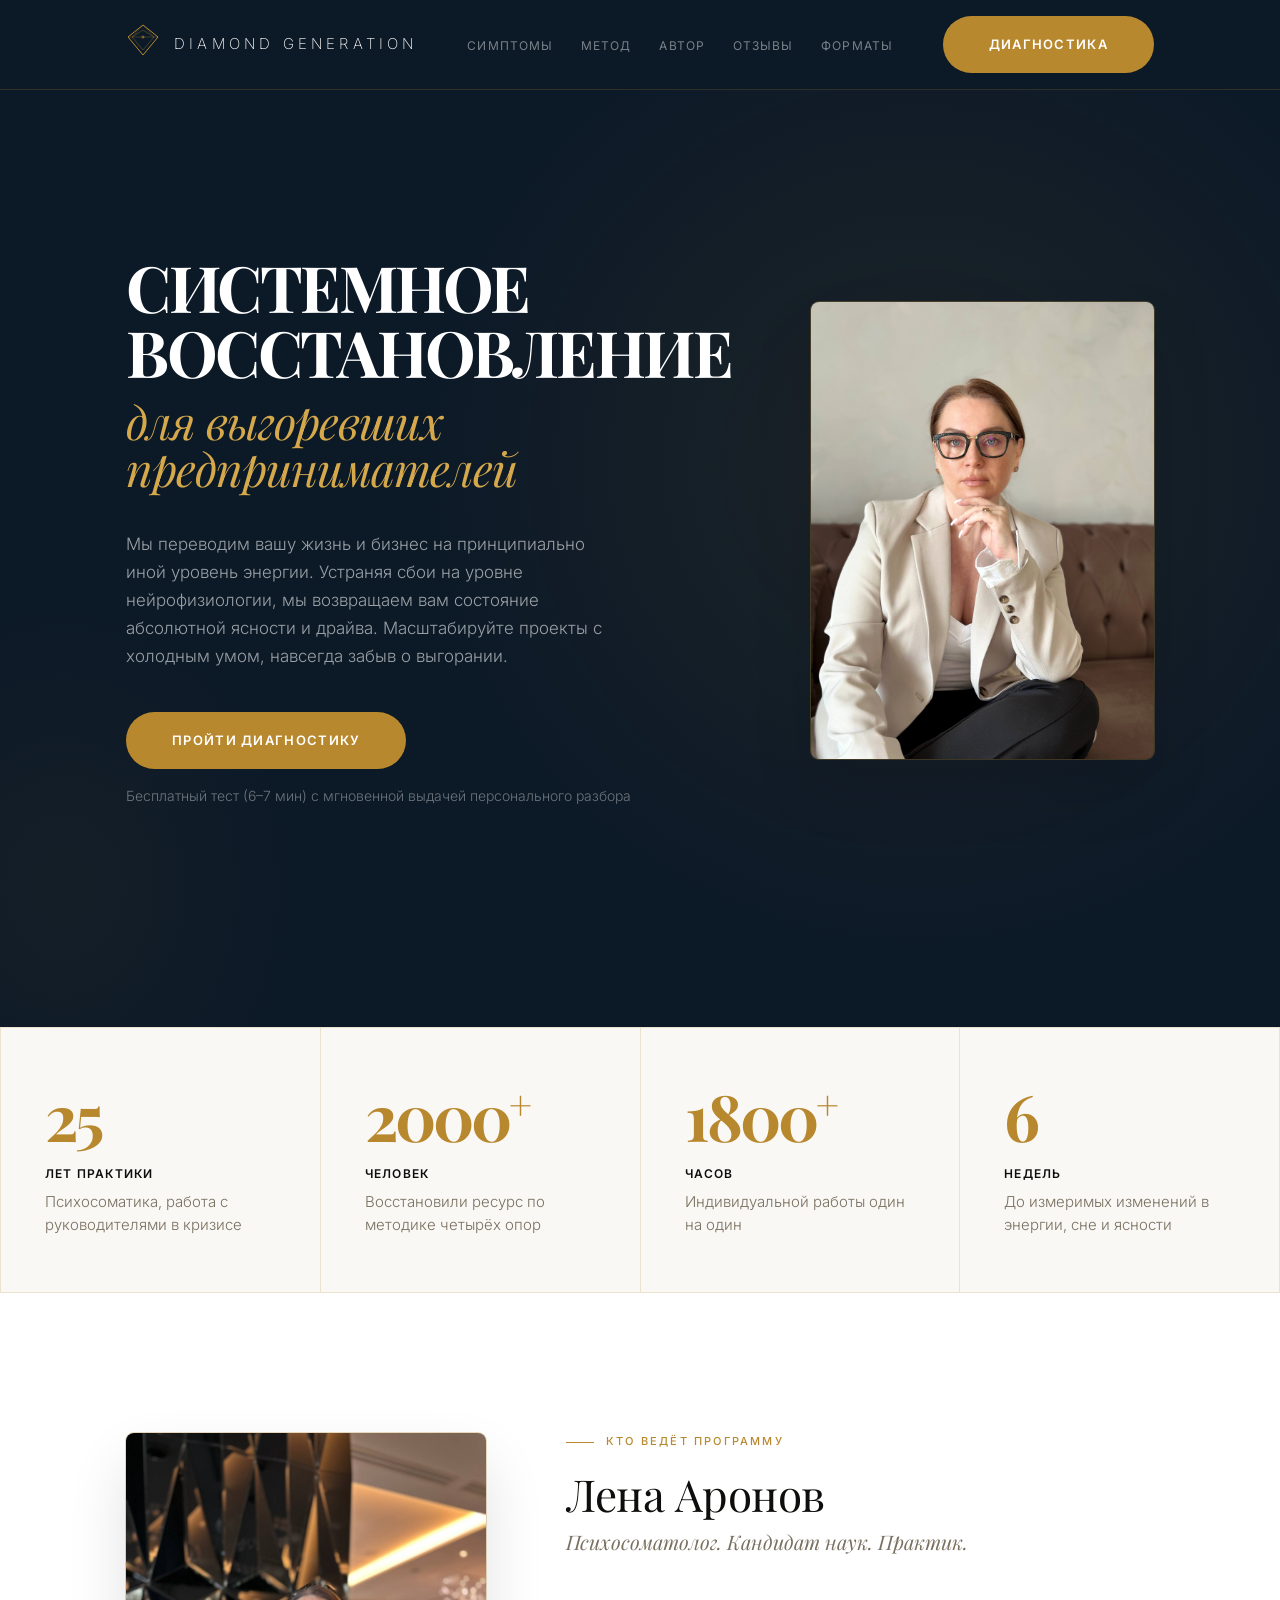
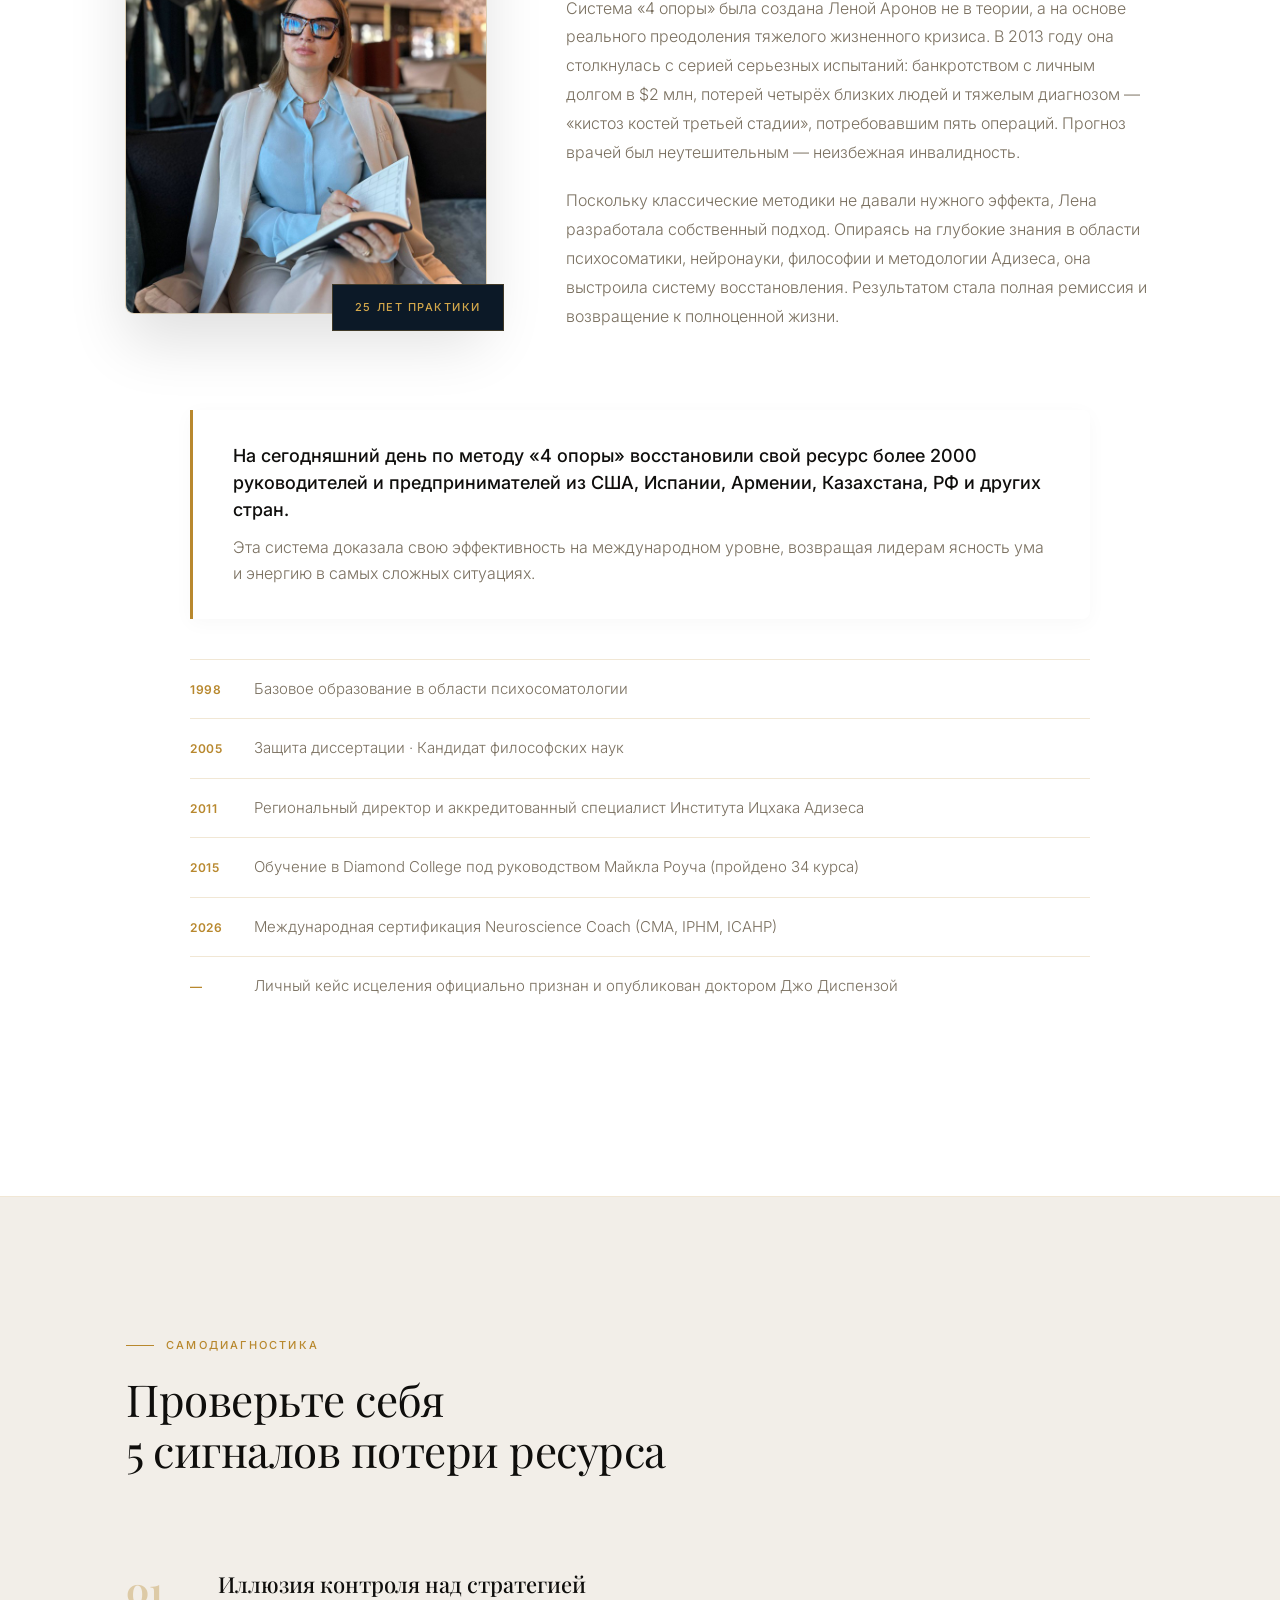
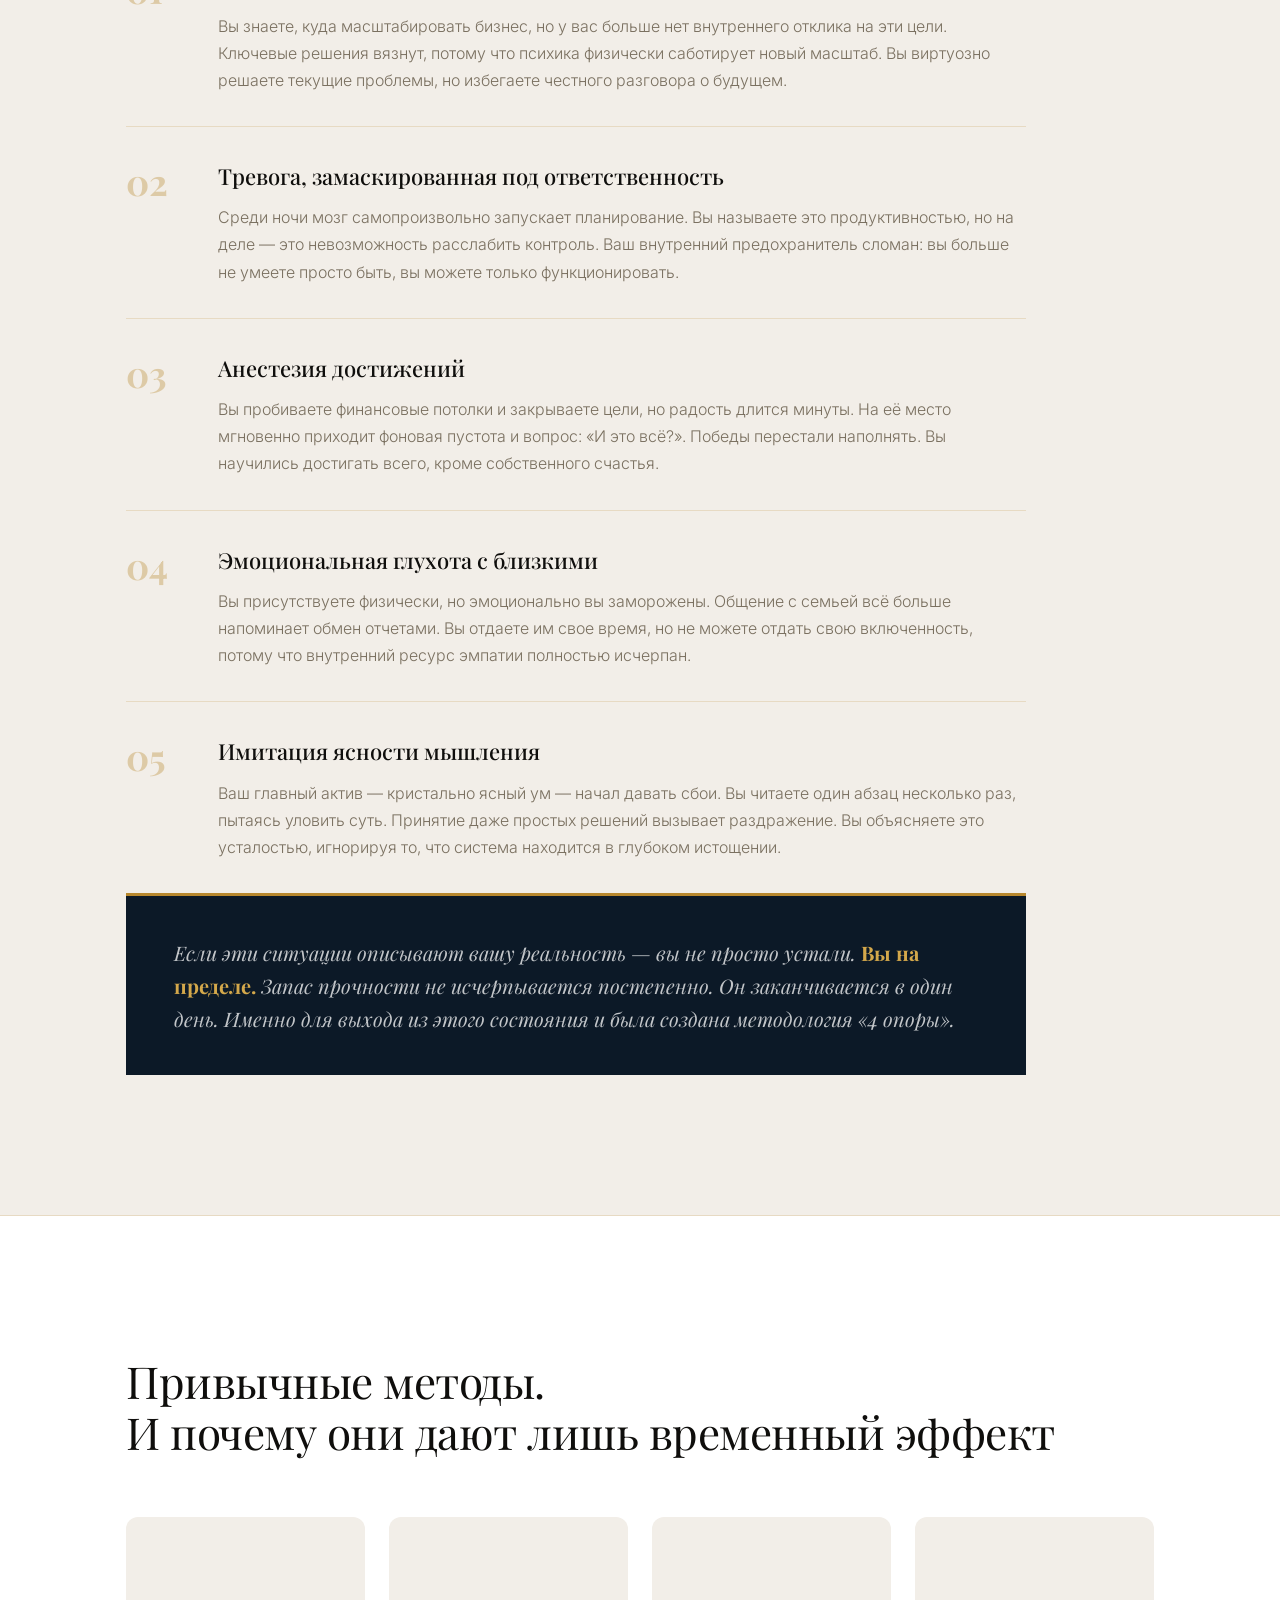
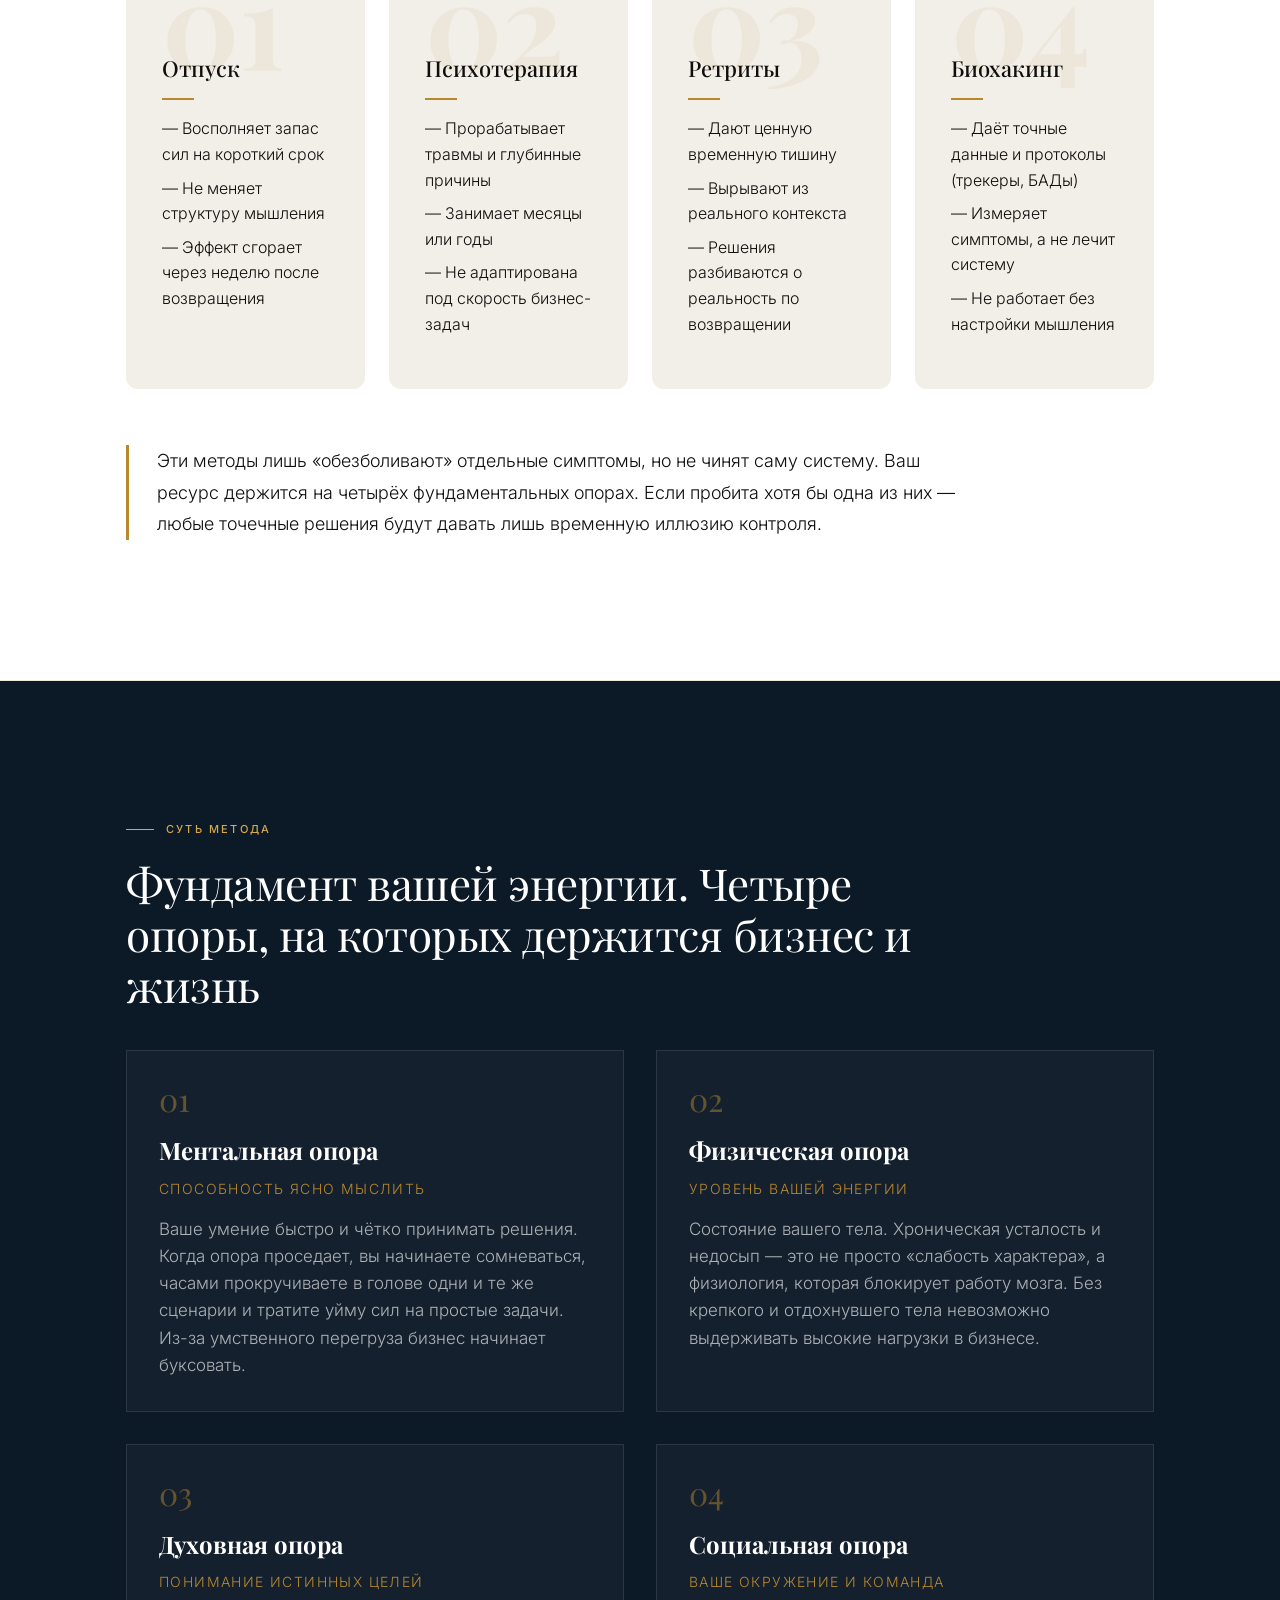
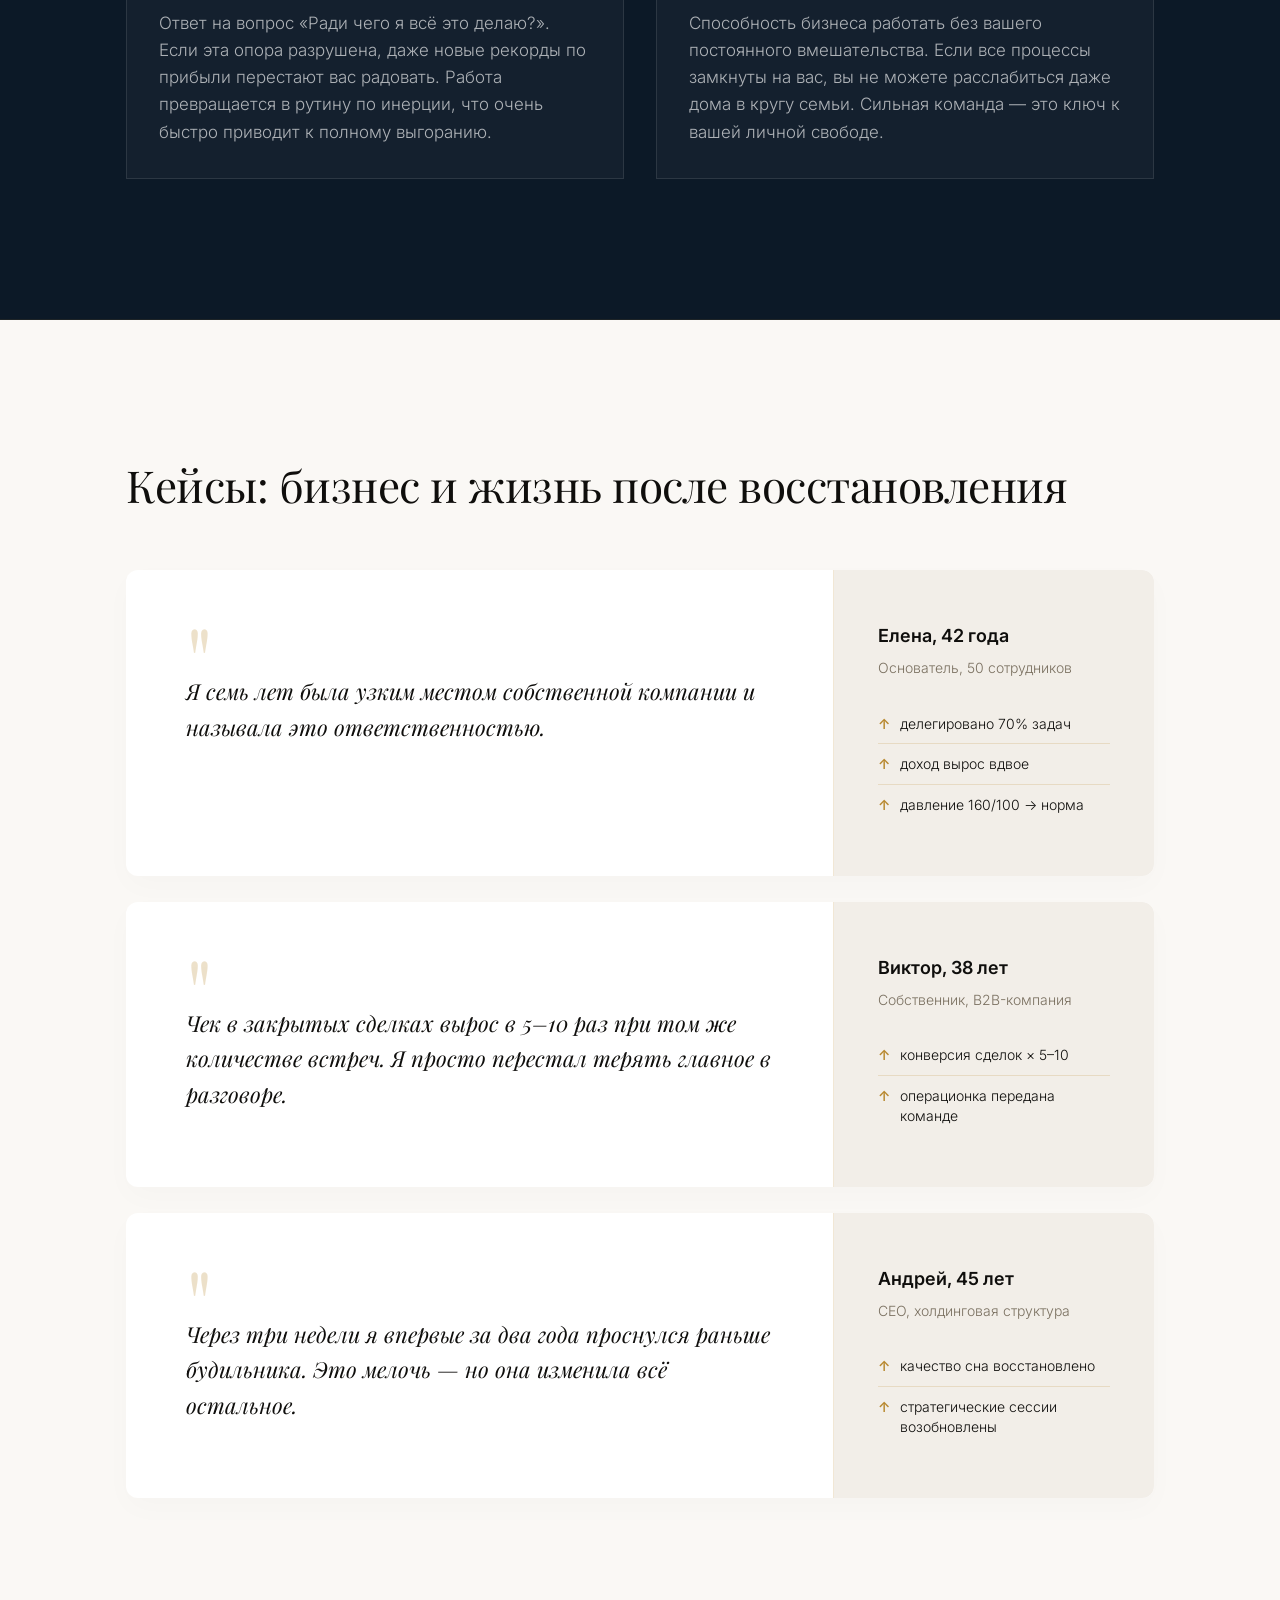
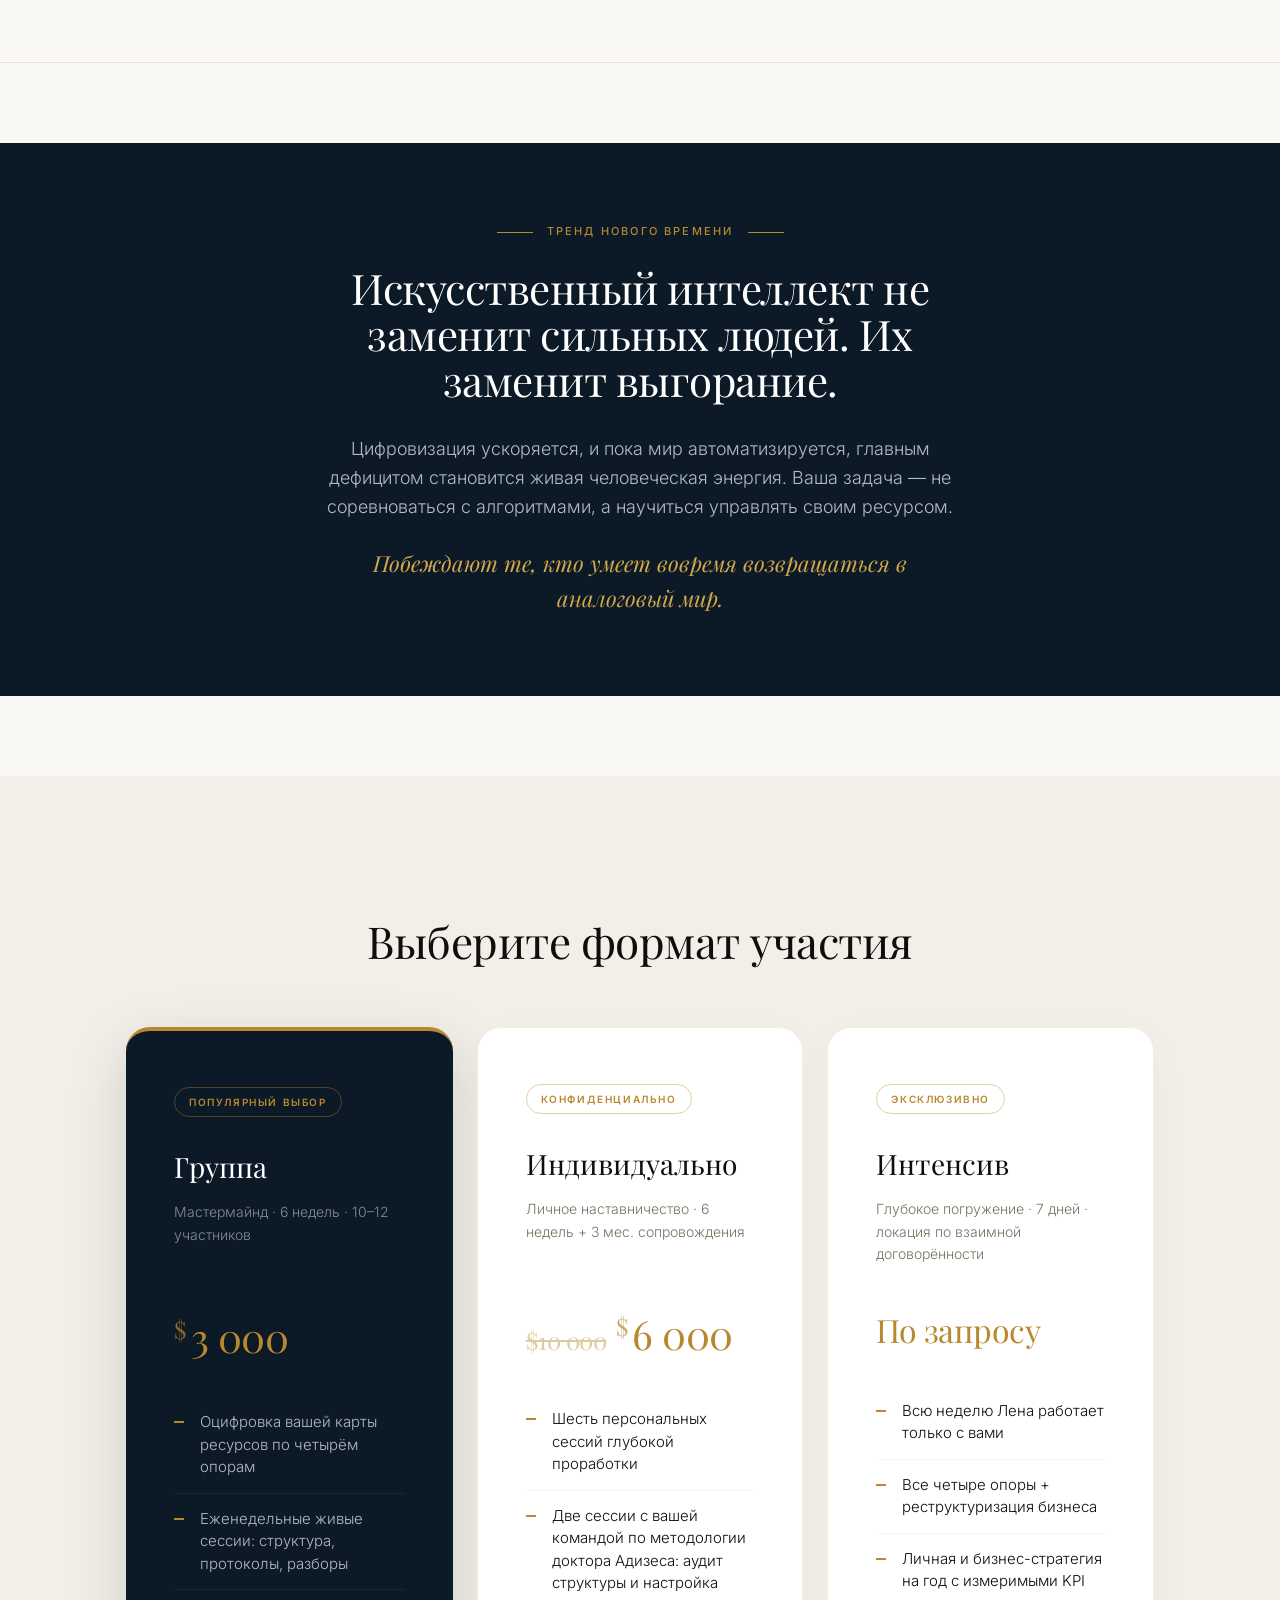
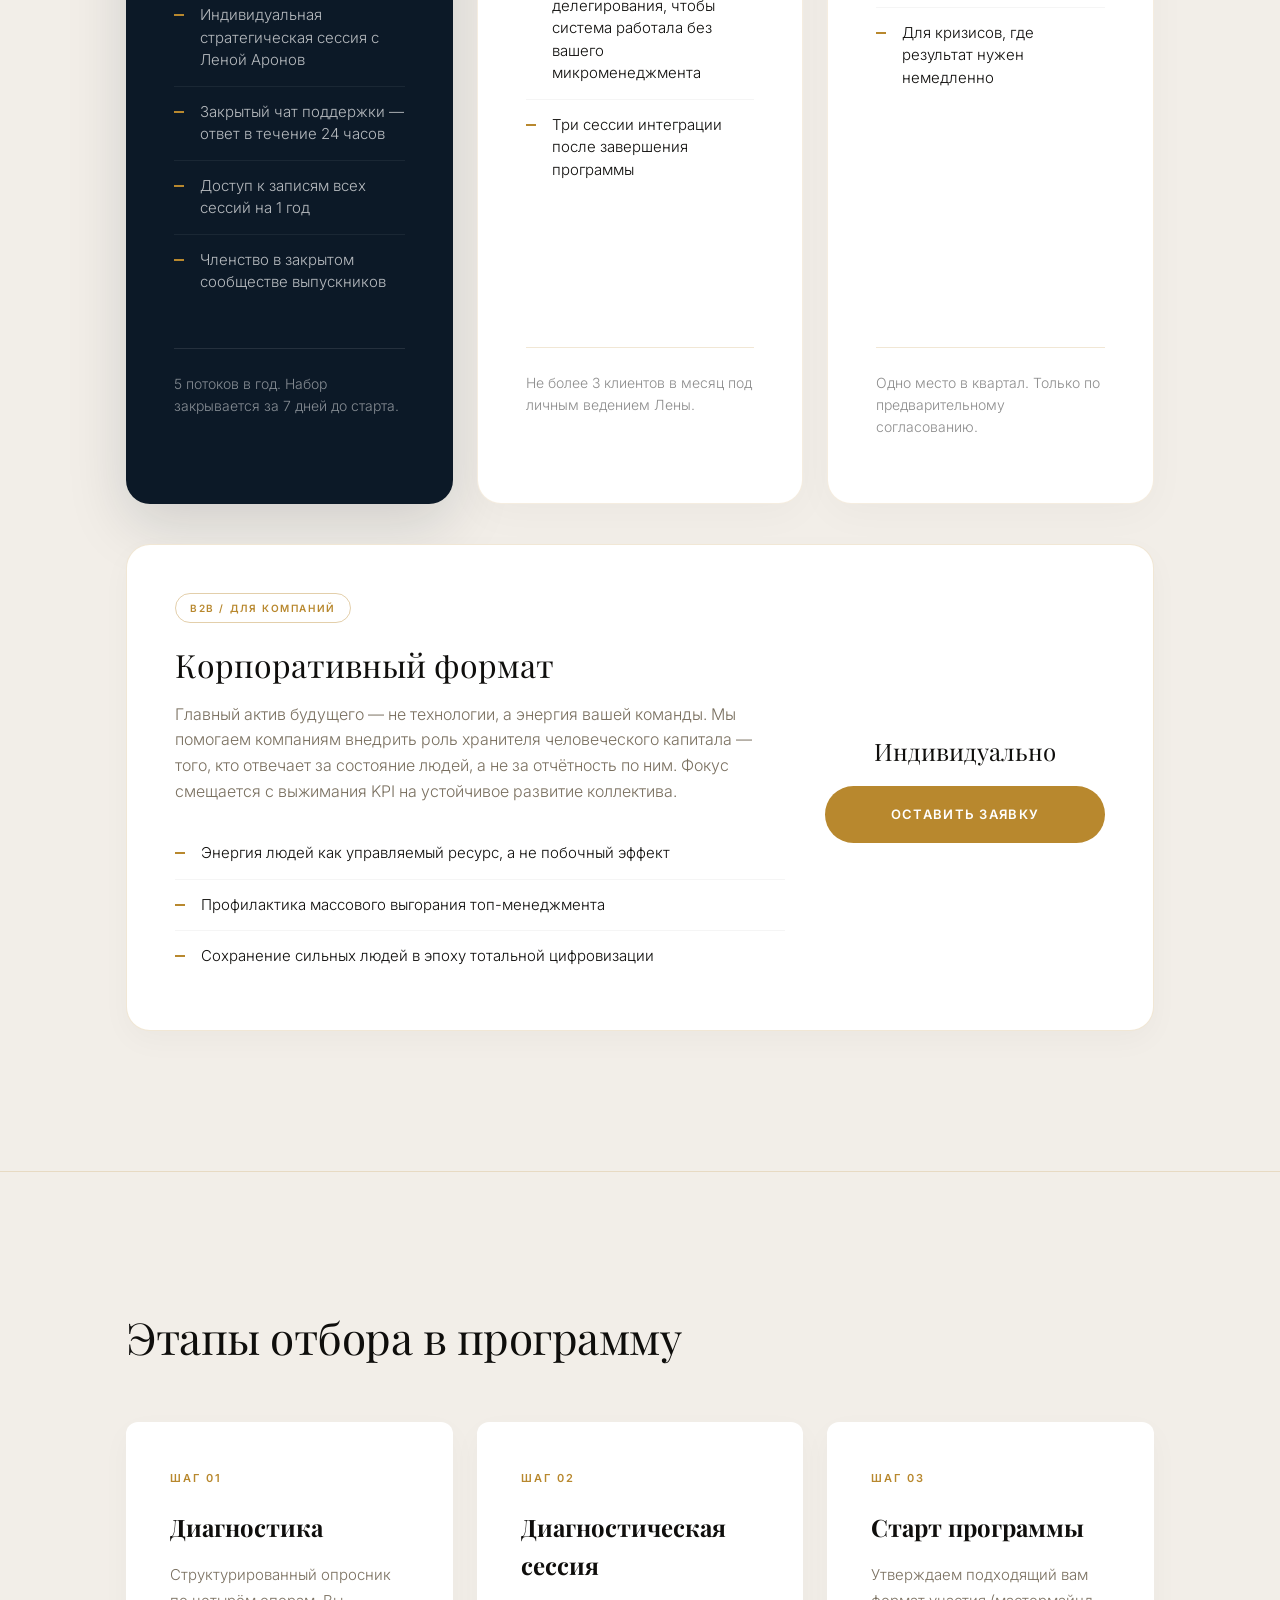
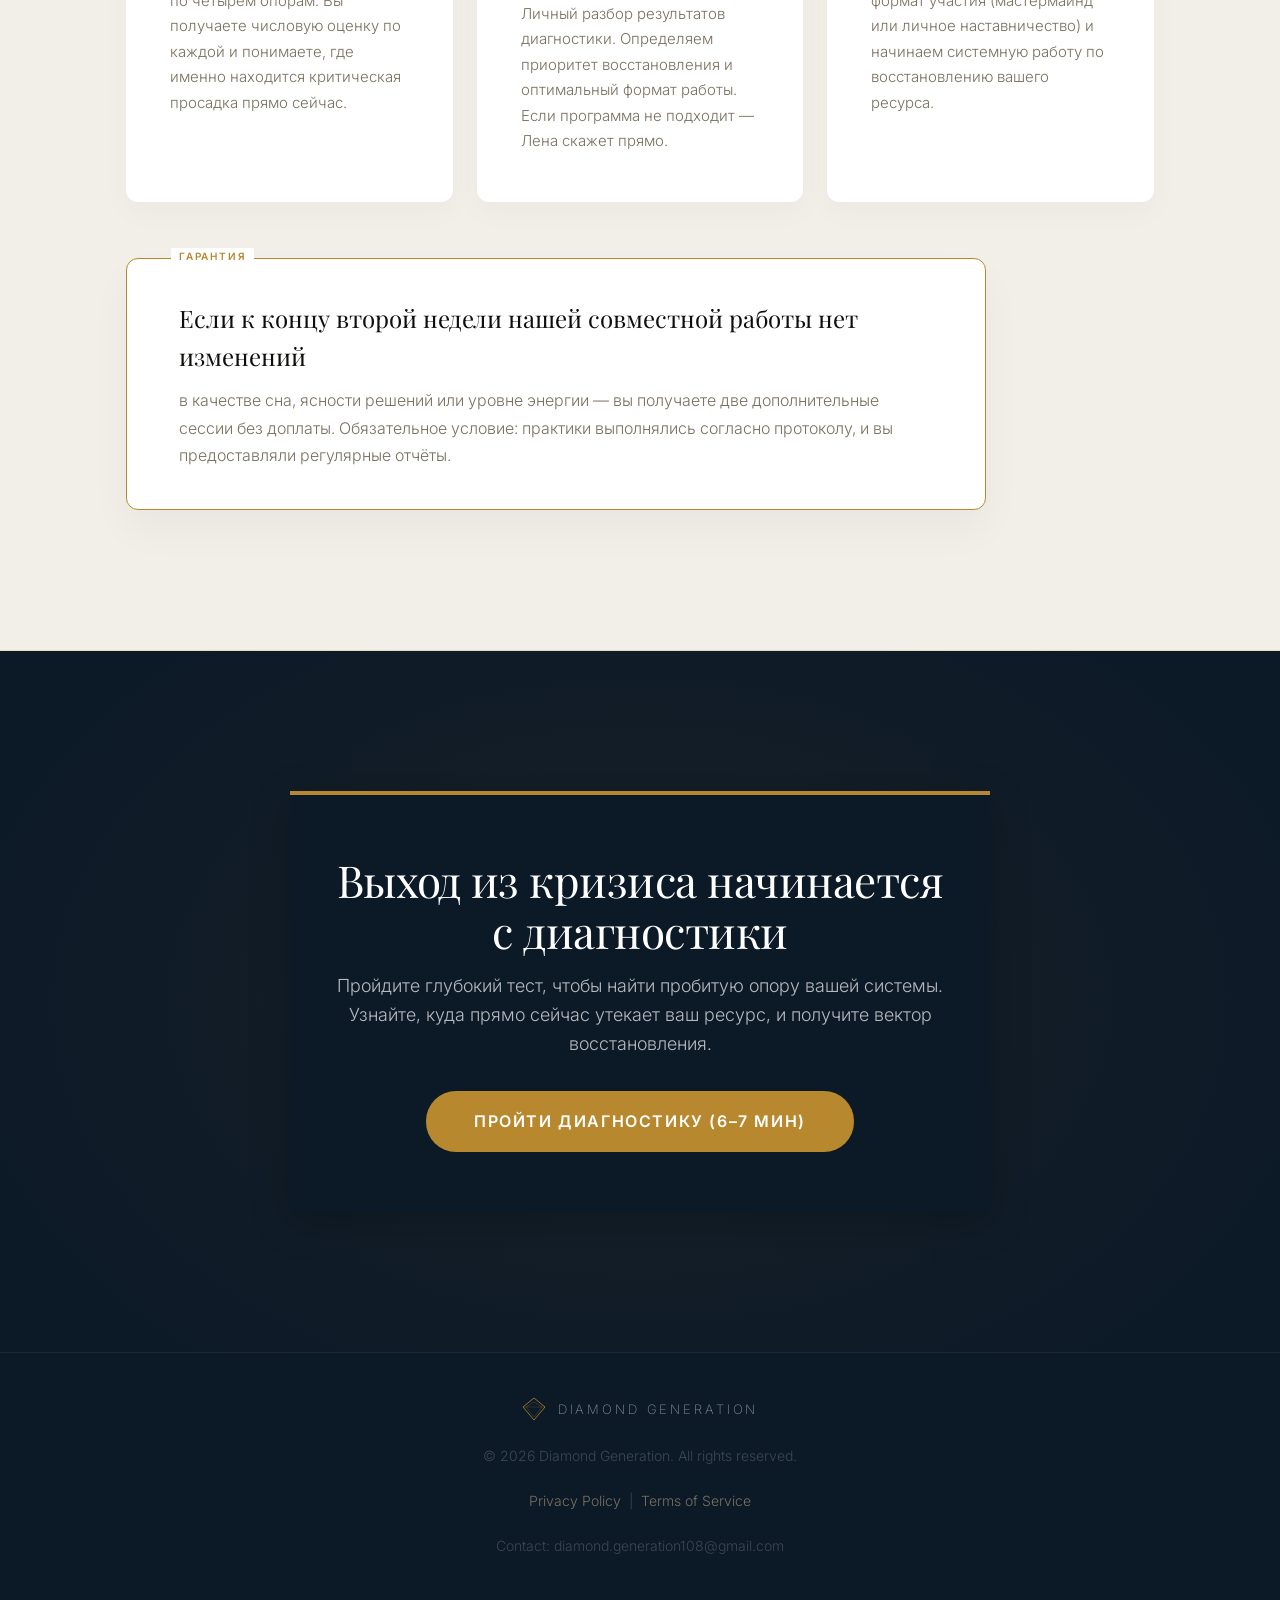
<file: index.html>
<!DOCTYPE html>
<html lang="ru">
<head>
<meta charset="utf-8">
<meta name="viewport" content="width=device-width, initial-scale=1">
<title>DIAMOND GENERATION · Программа «4 опоры» · Лена Аронов</title>
<meta name="description" content="Программа «4 опоры» — восстановление энергии и ясности для руководителей. Лена Аронов, Neuroscience-коуч.">
<link rel="preconnect" href="https://fonts.googleapis.com">
<link rel="preconnect" href="https://fonts.gstatic.com" crossorigin>
<link href="https://fonts.googleapis.com/css2?family=Playfair+Display:ital,wght@0,400;0,500;0,700;1,400&family=Inter:wght@300;400;500;600&display=swap" rel="stylesheet">
<link rel="stylesheet" href="css/style.css?v=45">
</head>
<body>

<!-- ══════════════════════════════════
     HEADER
     ══════════════════════════════════ -->
<header class="hdr">
  <div class="hdr-in">
    <!-- DIAMOND GENERATION logo -->
    <a href="index.html" class="logo" style="text-decoration: none; color: inherit;">
      <div class="logo-diamond">
        <svg viewBox="0 0 34 34" fill="none" xmlns="http://www.w3.org/2000/svg">
          <polygon points="17,2 32,14 17,32 2,14" fill="none" stroke="#b8882e" stroke-width="1"/>
          <polygon points="17,7 28,14 17,27 6,14" fill="none" stroke="#b8882e" stroke-width=".7" opacity=".5"/>
          <line x1="2" y1="14" x2="32" y2="14" stroke="#b8882e" stroke-width=".7" opacity=".4"/>
          <line x1="17" y1="2" x2="6" y2="14" stroke="#b8882e" stroke-width=".7" opacity=".35"/>
          <line x1="17" y1="2" x2="28" y2="14" stroke="#b8882e" stroke-width=".7" opacity=".35"/>
          <circle cx="17" cy="14" r="1.5" fill="#b8882e" opacity=".6"/>
        </svg>
      </div>
      <div class="logo-text">Diamond Generation</div>
    </a>

    <nav><ul class="nav">
      <li><a href="#signs">Симптомы</a></li>
      <li><a href="#pillars">Метод</a></li>
      <li><a href="#author">Автор</a></li>
      <li><a href="#testi">Отзывы</a></li>
      <li><a href="#formats">Форматы</a></li>
    </ul></nav>

    <div class="hdr-right">
      <a href="#cta" class="btn" id="btn-nav">Диагностика</a>
    </div>
  </div>
</header>

<!-- ══════════════════════════════════
     HERO
     ══════════════════════════════════ -->
<section class="hero">
  <div class="wrap">
    <div class="hero-grid">
      <div class="rl">

        <h1>СИСТЕМНОЕ<br>ВОССТАНОВЛЕНИЕ<br><em style="font-size:46px; letter-spacing: -1px; margin-top:14px; display:inline-block;">для выгоревших<br>предпринимателей</em></h1>
        <p class="hero-lead">Мы переводим вашу жизнь и бизнес на принципиально иной уровень энергии. Устраняя сбои на уровне нейрофизиологии, мы возвращаем вам состояние абсолютной ясности и драйва. Масштабируйте проекты с холодным умом, навсегда забыв о выгорании.</p>
        <a href="test.html" class="btn" id="btn-hero" style="margin-top: 24px; display: inline-block;">ПРОЙТИ ДИАГНОСТИКУ</a>
        <p class="hero-note" style="margin-top:16px; font-size:14px; color:rgba(255,255,255,.4);">Бесплатный тест (6–7 мин) с мгновенной выдачей персонального разбора</p>
      </div>
      <div class="rr hero-photo-col">
        <div class="hero-photo-frame">
          <div class="hpc tl"></div><div class="hpc tr"></div>
          <div class="hpc bl"></div><div class="hpc br"></div>
          <img src="photo.jpg" alt="Лена Аронов">
        </div>
      </div>
    </div>
  </div>
</section>

<!-- ══════════════════════════════════
     STATS
     ══════════════════════════════════ -->
<div class="stats-bar">
  <div class="stats-inner">
    <div class="stat r">
      <div class="stat-n">25</div>
      <div class="stat-title">Лет практики</div>
      <p class="stat-desc">Психосоматика, работа с руководителями в кризисе</p>
    </div>
    <div class="stat r" style="transition-delay:.1s">
      <div class="stat-n">2000<sup>+</sup></div>
      <div class="stat-title">Человек</div>
      <p class="stat-desc">Восстановили ресурс по методике четырёх опор</p>
    </div>
    <div class="stat r" style="transition-delay:.2s">
      <div class="stat-n">1800<sup>+</sup></div>
      <div class="stat-title">Часов</div>
      <p class="stat-desc">Индивидуальной работы один на один</p>
    </div>
    <div class="stat r" style="transition-delay:.3s">
      <div class="stat-n">6</div>
      <div class="stat-title">Недель</div>
      <p class="stat-desc">До измеримых изменений в энергии, сне и ясности</p>
    </div>
  </div>
</div>

<!-- ══════════════════════════════════
     АВТОР
     ══════════════════════════════════ -->
<section class="author" id="author">
  <div class="wrap">
    <div class="author-grid">
      <!-- фото слева -->
      <div class="rl author-photo-wrap">
        <div class="author-photo-frame">
          <img src="photo2.jpg" alt="Лена Аронов">
        </div>
        <div class="author-badge">25 лет практики</div>
      </div>
      <!-- текст справа -->
      <div class="rr author-text">
        <div class="author-eyebrow">Кто ведёт программу</div>
        <h2>Лена Аронов</h2>
        <p class="author-subtitle">Психосоматолог. Кандидат наук. Практик.</p>
        <div class="author-bio">
          <p>Система «4 опоры» была создана Леной Аронов не в теории, а на основе реального преодоления тяжелого жизненного кризиса. В 2013 году она столкнулась с серией серьезных испытаний: банкротством с личным долгом в $2 млн, потерей четырёх близких людей и тяжелым диагнозом — «кистоз костей третьей стадии», потребовавшим пять операций. Прогноз врачей был неутешительным — неизбежная инвалидность.</p>
          <p>Поскольку классические методики не давали нужного эффекта, Лена разработала собственный подход. Опираясь на глубокие знания в области психосоматики, нейронауки, философии и методологии Адизеса, она выстроила систему восстановления. Результатом стала полная ремиссия и возвращение к полноценной жизни.</p>
        </div>
        </div>
      </div>
    </div>
    
    <div class="author-highlight" style="margin:60px auto 40px; max-width:900px; padding:32px 40px; background:var(--card); border-left:3px solid var(--gold); border-radius:0 8px 8px 0; box-shadow:0 4px 20px rgba(0,0,0,0.03);">
      <p style="margin:0; font-size:18px; color:var(--ink); font-weight:500; line-height:1.5;">На сегодняшний день по методу «4 опоры» восстановили свой ресурс более 2000 руководителей и предпринимателей из США, Испании, Армении, Казахстана, РФ и других стран.</p>
      <p style="margin:12px 0 0; color:var(--muted); font-size:16px;">Эта система доказала свою эффективность на международном уровне, возвращая лидерам ясность ума и энергию в самых сложных ситуациях.</p>
    </div>

    <!-- Регалии — горизонтальные строки с годом -->
    <div class="creds r" style="max-width:900px; margin:0 auto 40px; border-top:1px solid var(--line);">
      <div class="cred-row">
        <div class="cred-year">1998</div>
        <div class="cred-text">Базовое образование в области психосоматологии</div>
      </div>
      <div class="cred-row">
        <div class="cred-year">2005</div>
        <div class="cred-text">Защита диссертации · Кандидат философских наук</div>
      </div>
      <div class="cred-row">
        <div class="cred-year">2011</div>
        <div class="cred-text">Региональный директор и аккредитованный специалист Института Ицхака Адизеса</div>
      </div>
      <div class="cred-row">
        <div class="cred-year">2015</div>
        <div class="cred-text">Обучение в Diamond College под руководством Майкла Роуча (пройдено 34 курса)</div>
      </div>
      <div class="cred-row">
        <div class="cred-year">2026</div>
        <div class="cred-text">Международная сертификация Neuroscience Coach (CMA, IPHM, ICAHP)</div>
      </div>
      <div class="cred-row">
        <div class="cred-year">—</div>
        <div class="cred-text">Личный кейс исцеления официально признан и опубликован доктором Джо Диспензой</div>
      </div>
    </div>
  </div>
</section>

<!-- ══════════════════════════════════
     СИМПТОМЫ
     ══════════════════════════════════ -->
<section class="signs" id="signs">
  <div class="wrap">
    <div class="signs-eyebrow r">Самодиагностика</div>
    <h2 class="r">Проверьте себя<br>5 сигналов потери ресурса</h2>

    <ul class="signs-list">
      <li class="sign-row r">
        <div class="sign-idx">01</div>
        <div>
          <h3>Иллюзия контроля над стратегией</h3>
          <p>Вы знаете, куда масштабировать бизнес, но у вас больше нет внутреннего отклика на эти цели. Ключевые решения вязнут, потому что психика физически саботирует новый масштаб. Вы виртуозно решаете текущие проблемы, но избегаете честного разговора о будущем.</p>
        </div>
      </li>
      <li class="sign-row r" style="transition-delay:.07s">
        <div class="sign-idx">02</div>
        <div>
          <h3>Тревога, замаскированная под ответственность</h3>
          <p>Среди ночи мозг самопроизвольно запускает планирование. Вы называете это продуктивностью, но на деле — это невозможность расслабить контроль. Ваш внутренний предохранитель сломан: вы больше не умеете просто быть, вы можете только функционировать.</p>
        </div>
      </li>
      <li class="sign-row r" style="transition-delay:.14s">
        <div class="sign-idx">03</div>
        <div>
          <h3>Анестезия достижений</h3>
          <p>Вы пробиваете финансовые потолки и закрываете цели, но радость длится минуты. На её место мгновенно приходит фоновая пустота и вопрос: «И это всё?». Победы перестали наполнять. Вы научились достигать всего, кроме собственного счастья.</p>
        </div>
      </li>
      <li class="sign-row r" style="transition-delay:.21s">
        <div class="sign-idx">04</div>
        <div>
          <h3>Эмоциональная глухота с близкими</h3>
          <p>Вы присутствуете физически, но эмоционально вы заморожены. Общение с семьей всё больше напоминает обмен отчетами. Вы отдаете им свое время, но не можете отдать свою включенность, потому что внутренний ресурс эмпатии полностью исчерпан.</p>
        </div>
      </li>
      <li class="sign-row r" style="transition-delay:.28s">
        <div class="sign-idx">05</div>
        <div>
          <h3>Имитация ясности мышления</h3>
          <p>Ваш главный актив — кристально ясный ум — начал давать сбои. Вы читаете один абзац несколько раз, пытаясь уловить суть. Принятие даже простых решений вызывает раздражение. Вы объясняете это усталостью, игнорируя то, что система находится в глубоком истощении.</p>
        </div>
      </li>
    </ul>

    <!-- Вывод визуально прикреплён к списку — без отрыва -->
    <div class="signs-verdict r">
      <p>Если эти ситуации описывают вашу реальность — вы не просто устали. <strong>Вы на пределе.</strong> Запас прочности не исчерпывается постепенно. Он заканчивается в один день. Именно для выхода из этого состояния и была создана методология «4 опоры».</p>
    </div>
  </div>
</section>

<!-- ══════════════════════════════════
     ПОЧЕМУ НЕ СРАБОТАЛО
     ══════════════════════════════════ -->
<section class="why">
  <div class="wrap">
    <h2 class="r">Привычные методы.<br>И почему они дают лишь временный эффект</h2>
    <div class="why-grid r">
      <div class="why-card">
        <span class="why-card-deco">01</span>
        <h3>Отпуск</h3>
        <ul style="list-style: none; padding: 0; font-size: 16px; margin-top: 16px;">
          <li style="margin-bottom: 8px;">— Восполняет запас сил на короткий срок</li>
          <li style="margin-bottom: 8px;">— Не меняет структуру мышления</li>
          <li style="margin-bottom: 8px;">— Эффект сгорает через неделю после возвращения</li>
        </ul>
      </div>
      <div class="why-card">
        <span class="why-card-deco">02</span>
        <h3>Психотерапия</h3>
        <ul style="list-style: none; padding: 0; font-size: 16px; margin-top: 16px;">
          <li style="margin-bottom: 8px;">— Прорабатывает травмы и глубинные причины</li>
          <li style="margin-bottom: 8px;">— Занимает месяцы или годы</li>
          <li style="margin-bottom: 8px;">— Не адаптирована под скорость бизнес-задач</li>
        </ul>
      </div>
      <div class="why-card">
        <span class="why-card-deco">03</span>
        <h3>Ретриты</h3>
        <ul style="list-style: none; padding: 0; font-size: 16px; margin-top: 16px;">
          <li style="margin-bottom: 8px;">— Дают ценную временную тишину</li>
          <li style="margin-bottom: 8px;">— Вырывают из реального контекста</li>
          <li style="margin-bottom: 8px;">— Решения разбиваются о реальность по возвращении</li>
        </ul>
      </div>
      <div class="why-card">
        <span class="why-card-deco">04</span>
        <h3>Биохакинг</h3>
        <ul style="list-style: none; padding: 0; font-size: 16px; margin-top: 16px;">
          <li style="margin-bottom: 8px;">— Даёт точные данные и протоколы (трекеры, БАДы)</li>
          <li style="margin-bottom: 8px;">— Измеряет симптомы, а не лечит систему</li>
          <li style="margin-bottom: 8px;">— Не работает без настройки мышления</li>
        </ul>
      </div>
    </div>
    <p class="why-conclusion r">
      Эти методы лишь «обезболивают» отдельные симптомы, но не чинят саму систему. Ваш ресурс держится на четырёх фундаментальных опорах. Если пробита хотя бы одна из них — любые точечные решения будут давать лишь временную иллюзию контроля.
    </p>
  </div>
</section>

<!-- ══════════════════════════════════
     ЧЕТЫРЕ ОПОРЫ
     ══════════════════════════════════ -->
<section class="pillars" id="pillars">
  <div class="wrap">
    <div class="pillars-eyebrow">Суть метода</div>
    <h2 class="r" style="max-width:800px; margin-bottom:10px;">Фундамент вашей энергии. Четыре опоры, на которых держится бизнес и жизнь</h2>
    <div class="static-pillars" style="display:grid; grid-template-columns:1fr 1fr; gap:32px; margin-top:40px;">
      <div class="st-card" style="background:rgba(255,255,255,0.03); padding:32px; border:1px solid rgba(255,255,255,0.1);">
        <div style="font-size:32px; color:var(--gold); font-family:var(--serif); line-height:1; opacity:0.5; margin-bottom:16px;">01</div>
        <h3 style="font-family:var(--serif); font-size:24px; color:var(--white); margin:0 0 8px;">Ментальная опора</h3>
        <div style="font-size:14px; text-transform:uppercase; letter-spacing:0.1em; color:var(--gold); margin-bottom:16px;">Способность ясно мыслить</div>
        <p style="color:rgba(255,255,255,0.65); line-height:1.6; margin:0;">Ваше умение быстро и чётко принимать решения. Когда опора проседает, вы начинаете сомневаться, часами прокручиваете в голове одни и те же сценарии и тратите уйму сил на простые задачи. Из-за умственного перегруза бизнес начинает буксовать.</p>
      </div>

      <div class="st-card" style="background:rgba(255,255,255,0.03); padding:32px; border:1px solid rgba(255,255,255,0.1);">
        <div style="font-size:32px; color:var(--gold); font-family:var(--serif); line-height:1; opacity:0.5; margin-bottom:16px;">02</div>
        <h3 style="font-family:var(--serif); font-size:24px; color:var(--white); margin:0 0 8px;">Физическая опора</h3>
        <div style="font-size:14px; text-transform:uppercase; letter-spacing:0.1em; color:var(--gold); margin-bottom:16px;">Уровень вашей энергии</div>
        <p style="color:rgba(255,255,255,0.65); line-height:1.6; margin:0;">Состояние вашего тела. Хроническая усталость и недосып — это не просто «слабость характера», а физиология, которая блокирует работу мозга. Без крепкого и отдохнувшего тела невозможно выдерживать высокие нагрузки в бизнесе.</p>
      </div>

      <div class="st-card" style="background:rgba(255,255,255,0.03); padding:32px; border:1px solid rgba(255,255,255,0.1);">
        <div style="font-size:32px; color:var(--gold); font-family:var(--serif); line-height:1; opacity:0.5; margin-bottom:16px;">03</div>
        <h3 style="font-family:var(--serif); font-size:24px; color:var(--white); margin:0 0 8px;">Духовная опора</h3>
        <div style="font-size:14px; text-transform:uppercase; letter-spacing:0.1em; color:var(--gold); margin-bottom:16px;">Понимание истинных целей</div>
        <p style="color:rgba(255,255,255,0.65); line-height:1.6; margin:0;">Ответ на вопрос «Ради чего я всё это делаю?». Если эта опора разрушена, даже новые рекорды по прибыли перестают вас радовать. Работа превращается в рутину по инерции, что очень быстро приводит к полному выгоранию.</p>
      </div>

      <div class="st-card" style="background:rgba(255,255,255,0.03); padding:32px; border:1px solid rgba(255,255,255,0.1);">
        <div style="font-size:32px; color:var(--gold); font-family:var(--serif); line-height:1; opacity:0.5; margin-bottom:16px;">04</div>
        <h3 style="font-family:var(--serif); font-size:24px; color:var(--white); margin:0 0 8px;">Социальная опора</h3>
        <div style="font-size:14px; text-transform:uppercase; letter-spacing:0.1em; color:var(--gold); margin-bottom:16px;">Ваше окружение и команда</div>
        <p style="color:rgba(255,255,255,0.65); line-height:1.6; margin:0;">Способность бизнеса работать без вашего постоянного вмешательства. Если все процессы замкнуты на вас, вы не можете расслабиться даже дома в кругу семьи. Сильная команда — это ключ к вашей личной свободе.</p>
      </div>
    </div>

  </div>
</section>

<!-- ══════════════════════════════════
     ОТЗЫВЫ
     ══════════════════════════════════ -->
<section class="testi" id="testi">
  <div class="wrap">
    <h2 class="r">Кейсы: бизнес и жизнь после восстановления</h2>
    <div class="testi-list">

      <div class="testi-card r">
        <div class="testi-quote-col">
          <span class="testi-quote-mark">"</span>
          <div class="testi-quote-text">Я семь лет была узким местом собственной компании и называла это ответственностью.</div>
        </div>
        <div class="testi-meta-col">
          <div class="testi-name">Елена, 42 года</div>
          <div class="testi-role">Основатель, 50 сотрудников</div>
          <div class="testi-results">
            <div class="testi-result-item">делегировано 70% задач</div>
            <div class="testi-result-item">доход вырос вдвое</div>
            <div class="testi-result-item">давление 160/100 → норма</div>
          </div>
        </div>
      </div>

      <div class="testi-card r" style="transition-delay:.1s">
        <div class="testi-quote-col">
          <span class="testi-quote-mark">"</span>
          <div class="testi-quote-text">Чек в закрытых сделках вырос в 5–10 раз при том же количестве встреч. Я просто перестал терять главное в разговоре.</div>
        </div>
        <div class="testi-meta-col">
          <div class="testi-name">Виктор, 38 лет</div>
          <div class="testi-role">Собственник, B2B-компания</div>
          <div class="testi-results">
            <div class="testi-result-item">конверсия сделок × 5–10</div>
            <div class="testi-result-item">операционка передана команде</div>
          </div>
        </div>
      </div>


      <div class="testi-card r" style="transition-delay:.2s">
        <div class="testi-quote-col">
          <span class="testi-quote-mark">"</span>
          <div class="testi-quote-text">Через три недели я впервые за два года проснулся раньше будильника. Это мелочь — но она изменила всё остальное.</div>
        </div>
        <div class="testi-meta-col">
          <div class="testi-name">Андрей, 45 лет</div>
          <div class="testi-role">CEO, холдинговая структура</div>
          <div class="testi-results">
            <div class="testi-result-item">качество сна восстановлено</div>
            <div class="testi-result-item">стратегические сессии возобновлены</div>
          </div>
        </div>
      </div>

    </div>
  </div>
</section>

<!-- ══════════════════════════════════
     AI TREND MANIFESTO
     ══════════════════════════════════ -->
<section class="ai-trend" style="padding: 80px 24px; background: var(--navy); color: var(--paper); text-align: center; margin: 80px 0;">
  <div class="wrap" style="max-width: 760px; padding-bottom: 0;">
    <div class="hero-kicker" style="justify-content: center; margin-bottom: 24px;"><span></span>ТРЕНД НОВОГО ВРЕМЕНИ<span></span></div>
    <h2 style="color: var(--white); font-size: clamp(28px, 4vw, 42px); line-height: 1.1; margin-bottom: 32px; letter-spacing: -0.5px;">Искусственный интеллект не заменит сильных людей. Их заменит выгорание.</h2>
    <p style="font-size: 18px; color: rgba(255,255,255,0.7); margin-bottom: 24px;">Цифровизация ускоряется, и пока мир автоматизируется, главным дефицитом становится живая человеческая энергия. Ваша задача — не соревноваться с алгоритмами, а научиться управлять своим ресурсом.</p>
    <p style="font-size: 22px; color: var(--goldl); font-style: italic; font-family: var(--serif);">Побеждают те, кто умеет вовремя возвращаться в аналоговый мир.</p>
  </div>
</section>

<!-- ══════════════════════════════════
     ФОРМАТЫ
     ══════════════════════════════════ -->
<section class="formats" id="formats">
  <div class="wrap">
    <h2 class="r">Выберите формат участия</h2>
    <div class="formats-grid">

      <div class="fmt featured r" style="transition-delay:.05s">
        <div class="fmt-top">
          <div class="fmt-badge">Популярный выбор</div>
          <h3>Группа</h3>
          <div class="fmt-sub">Мастермайнд · 6 недель · 10–12 участников</div>
        </div>
        <div class="fmt-price"><span>$</span>3 000</div>
        <ul class="fmt-list">
          <li>Оцифровка вашей карты ресурсов по четырём опорам</li>
          <li>Еженедельные живые сессии: структура, протоколы, разборы</li>
          <li>Индивидуальная стратегическая сессия с Леной Аронов</li>
          <li>Закрытый чат поддержки — ответ в течение 24 часов</li>
          <li>Доступ к записям всех сессий на 1 год</li>
          <li>Членство в закрытом сообществе выпускников</li>
        </ul>
        <div class="fmt-limit">5 потоков в год. Набор закрывается за 7 дней до старта.</div>
      </div>

      <div class="fmt r" style="transition-delay:.15s">
        <div class="fmt-top">
          <div class="fmt-badge">Конфиденциально</div>
          <h3>Индивидуально</h3>
          <div class="fmt-sub">Личное наставничество · 6 недель + 3 мес. сопровождения</div>
        </div>
        <div class="fmt-price"><s style="opacity:.45;font-size:.6em;vertical-align:middle">$10 000</s> <span>$</span>6 000</div>
        <ul class="fmt-list">
          <li>Шесть персональных сессий глубокой проработки</li>
          <li>Две сессии с вашей командой по методологии доктора Адизеса: аудит структуры и настройка делегирования, чтобы система работала без вашего микроменеджмента</li>
          <li>Три сессии интеграции после завершения программы</li>

        </ul>
        <div class="fmt-limit">Не более 3 клиентов в месяц под личным ведением Лены.</div>
      </div>

      <div class="fmt r" style="transition-delay:.25s">
        <div class="fmt-top">
          <div class="fmt-badge">Эксклюзивно</div>
          <h3>Интенсив</h3>
          <div class="fmt-sub">Глубокое погружение · 7 дней · локация по взаимной договорённости</div>
        </div>
        <div class="fmt-price" style="font-size:32px;letter-spacing:-.5px;">По запросу</div>
        <ul class="fmt-list">
          <li>Всю неделю Лена работает только с вами</li>
          <li>Все четыре опоры + реструктуризация бизнеса</li>
          <li>Личная и бизнес-стратегия на год с измеримыми KPI</li>
          <li>Для кризисов, где результат нужен немедленно</li>
        </ul>
        <div class="fmt-limit">Одно место в квартал. Только по предварительному согласованию.</div>
      </div>

    </div>

    <div class="corporate-banner r" style="margin-top: 40px; background: var(--white); padding: 48px; border-radius: 24px; box-shadow: 0 10px 30px rgba(0,0,0,0.03); display: flex; flex-wrap: wrap; gap: 40px; align-items: center; border: 1px solid var(--line);">
      <div style="flex: 1; min-width: 300px;">
        <div class="fmt-badge" style="margin-bottom: 16px;">B2B / Для компаний</div>
        <h3 style="font-family: var(--serif); font-size: 32px; margin: 0 0 12px; font-weight: 400;">Корпоративный формат</h3>
        <p style="color: var(--muted); font-size: 16px; margin: 0 0 24px;">Главный актив будущего — не технологии, а энергия вашей команды. Мы помогаем компаниям внедрить роль хранителя человеческого капитала — того, кто отвечает за состояние людей, а не за отчётность по ним. Фокус смещается с выжимания KPI на устойчивое развитие коллектива.</p>
        <ul class="fmt-list" style="margin-bottom: 0;">
          <li>Энергия людей как управляемый ресурс, а не побочный эффект</li>
          <li>Профилактика массового выгорания топ-менеджмента</li>
          <li>Сохранение сильных людей в эпоху тотальной цифровизации</li>
        </ul>
      </div>
      <div style="flex: 0 0 auto; width: 100%; max-width: 280px; text-align: center;">
        <div style="font-family: var(--serif); font-size: 24px; margin-bottom: 16px;">Индивидуально</div>
        <a href="mailto:diamond.generation108@gmail.com?subject=Корпоративный формат (B2B) - Заявка" class="btn" style="width: 100%;">ОСТАВИТЬ ЗАЯВКУ</a>
      </div>
    </div>

  </div>
</section>

<!-- ══════════════════════════════════
     КАК НАЧАТЬ
     ══════════════════════════════════ -->
<section class="howto">
  <div class="wrap">
    <h2 class="r">Этапы отбора в программу</h2>
    <div class="steps">
      <div class="step r">
        <div class="step-num">Шаг 01</div>
        <h3>Диагностика</h3>
        <p>Структурированный опросник по четырём опорам. Вы получаете числовую оценку по каждой и понимаете, где именно находится критическая просадка прямо сейчас.</p>
      </div>
      <div class="step r" style="transition-delay:.1s">
        <div class="step-num">Шаг 02</div>
        <h3>Диагностическая сессия</h3>
        <p>Личный разбор результатов диагностики. Определяем приоритет восстановления и оптимальный формат работы. Если программа не подходит — Лена скажет прямо.</p>
      </div>
      <div class="step r" style="transition-delay:.2s">
        <div class="step-num">Шаг 03</div>
        <h3>Старт программы</h3>
        <p>Утверждаем подходящий вам формат участия (мастермайнд или личное наставничество) и начинаем системную работу по восстановлению вашего ресурса.</p>
      </div>
    </div>
    <div class="guarantee r">
      <b>Если к концу второй недели нашей совместной работы нет изменений</b>
      <p>в качестве сна, ясности решений или уровне энергии — вы получаете две дополнительные сессии без доплаты. Обязательное условие: практики выполнялись согласно протоколу, и вы предоставляли регулярные отчёты.</p>
    </div>
  </div>
</section>

<!-- ══════════════════════════════════
     CTA — ДИАГНОСТИКА
     ══════════════════════════════════ -->
<section class="cta-section" id="cta">
  <div class="wrap">
    <div class="cta-inner" style="display:block; max-width:700px; margin:0 auto; text-align:center; padding:60px 40px; background:var(--navy); border-top:4px solid var(--gold); box-shadow:0 10px 40px rgba(0,0,0,0.2);">
      <h2 style="margin-bottom:16px; color:#fff;">Выход из кризиса начинается с диагностики</h2>
      <p class="cta-lead" style="color:rgba(255,255,255,0.7); font-size:18px; margin-bottom:32px; line-height:1.6;">Пройдите глубокий тест, чтобы найти пробитую опору вашей системы. Узнайте, куда прямо сейчас утекает ваш ресурс, и получите вектор восстановления.</p>
      <a href="test.html" class="btn" style="padding:18px 48px; font-size:16px; display:inline-block; font-weight:600;">ПРОЙТИ ДИАГНОСТИКУ (6–7 МИН)</a>

    </div>
  </div>
</section>

<!-- ══════════════════════════════════
     FOOTER
     ══════════════════════════════════ -->
<footer>
  <div class="footer-in" style="flex-direction:column; align-items:center; text-align:center; gap:16px;">
    <div class="footer-logo" style="margin-bottom:8px;">
      <svg viewBox="0 0 24 24" fill="none" xmlns="http://www.w3.org/2000/svg">
        <polygon points="12,1 23,10 12,23 1,10" fill="none" stroke="#b8882e" stroke-width=".8"/>
        <polygon points="12,5 20,10 12,20 4,10" fill="none" stroke="#b8882e" stroke-width=".5" opacity=".5"/>
        <line x1="1" y1="10" x2="23" y2="10" stroke="#b8882e" stroke-width=".5" opacity=".4"/>
      </svg>
      <span class="footer-logo-text">Diamond Generation</span>
    </div>
    <div class="footer-copy" style="font-size:14px; max-width:800px;">
      © 2026 Diamond Generation. All rights reserved.<br><br>
      <a href="privacy.html" style="color:var(--muted);text-decoration:none;">Privacy Policy</a> &nbsp;|&nbsp; 
      <a href="terms.html" style="color:var(--muted);text-decoration:none;">Terms of Service</a><br><br>
      Contact: diamond.generation108@gmail.com<br><br>
      <span style="font-size:12px;opacity:0.7;display:block;margin-top:16px;">

      </span>
    </div>
  </div>
</footer>

<!-- ══════════════════════════════════
     JS
     ══════════════════════════════════ -->
<script src="js/main.js?v=3"></script>

</body>
</html>
</file>
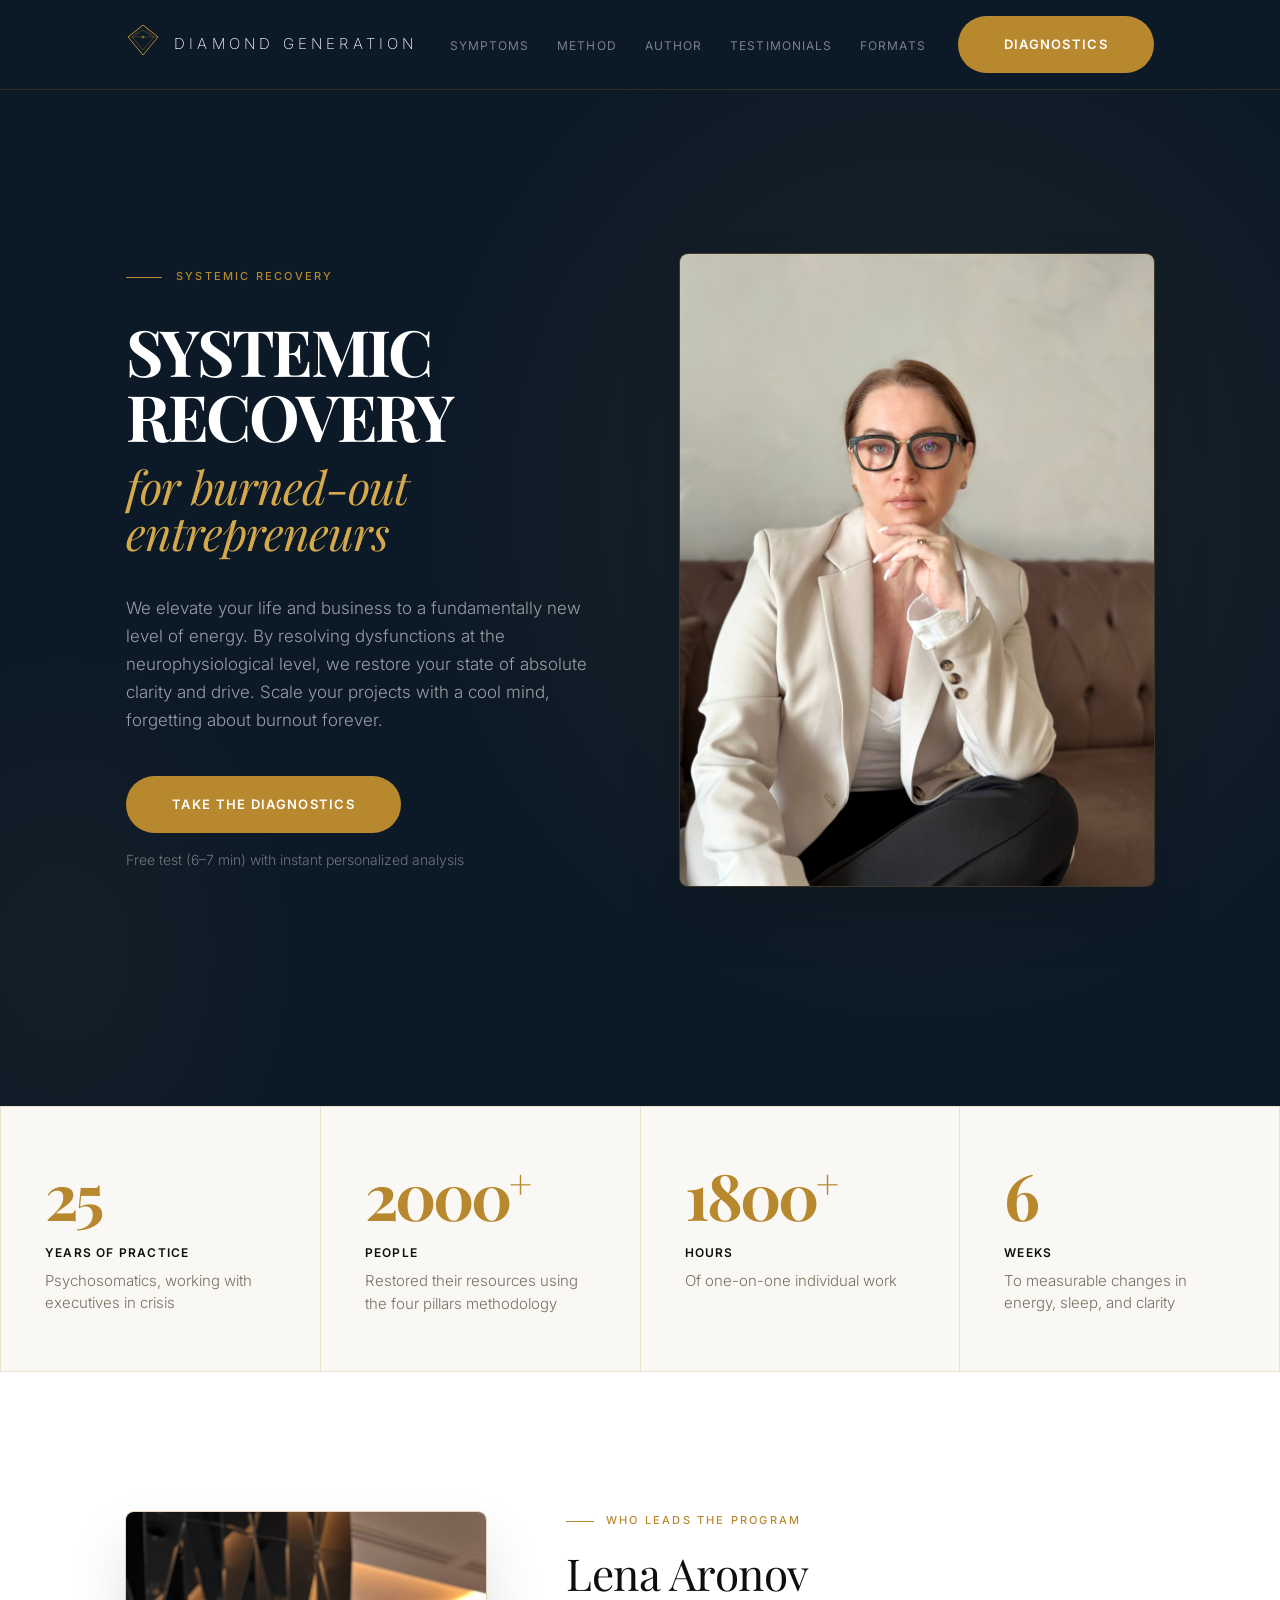
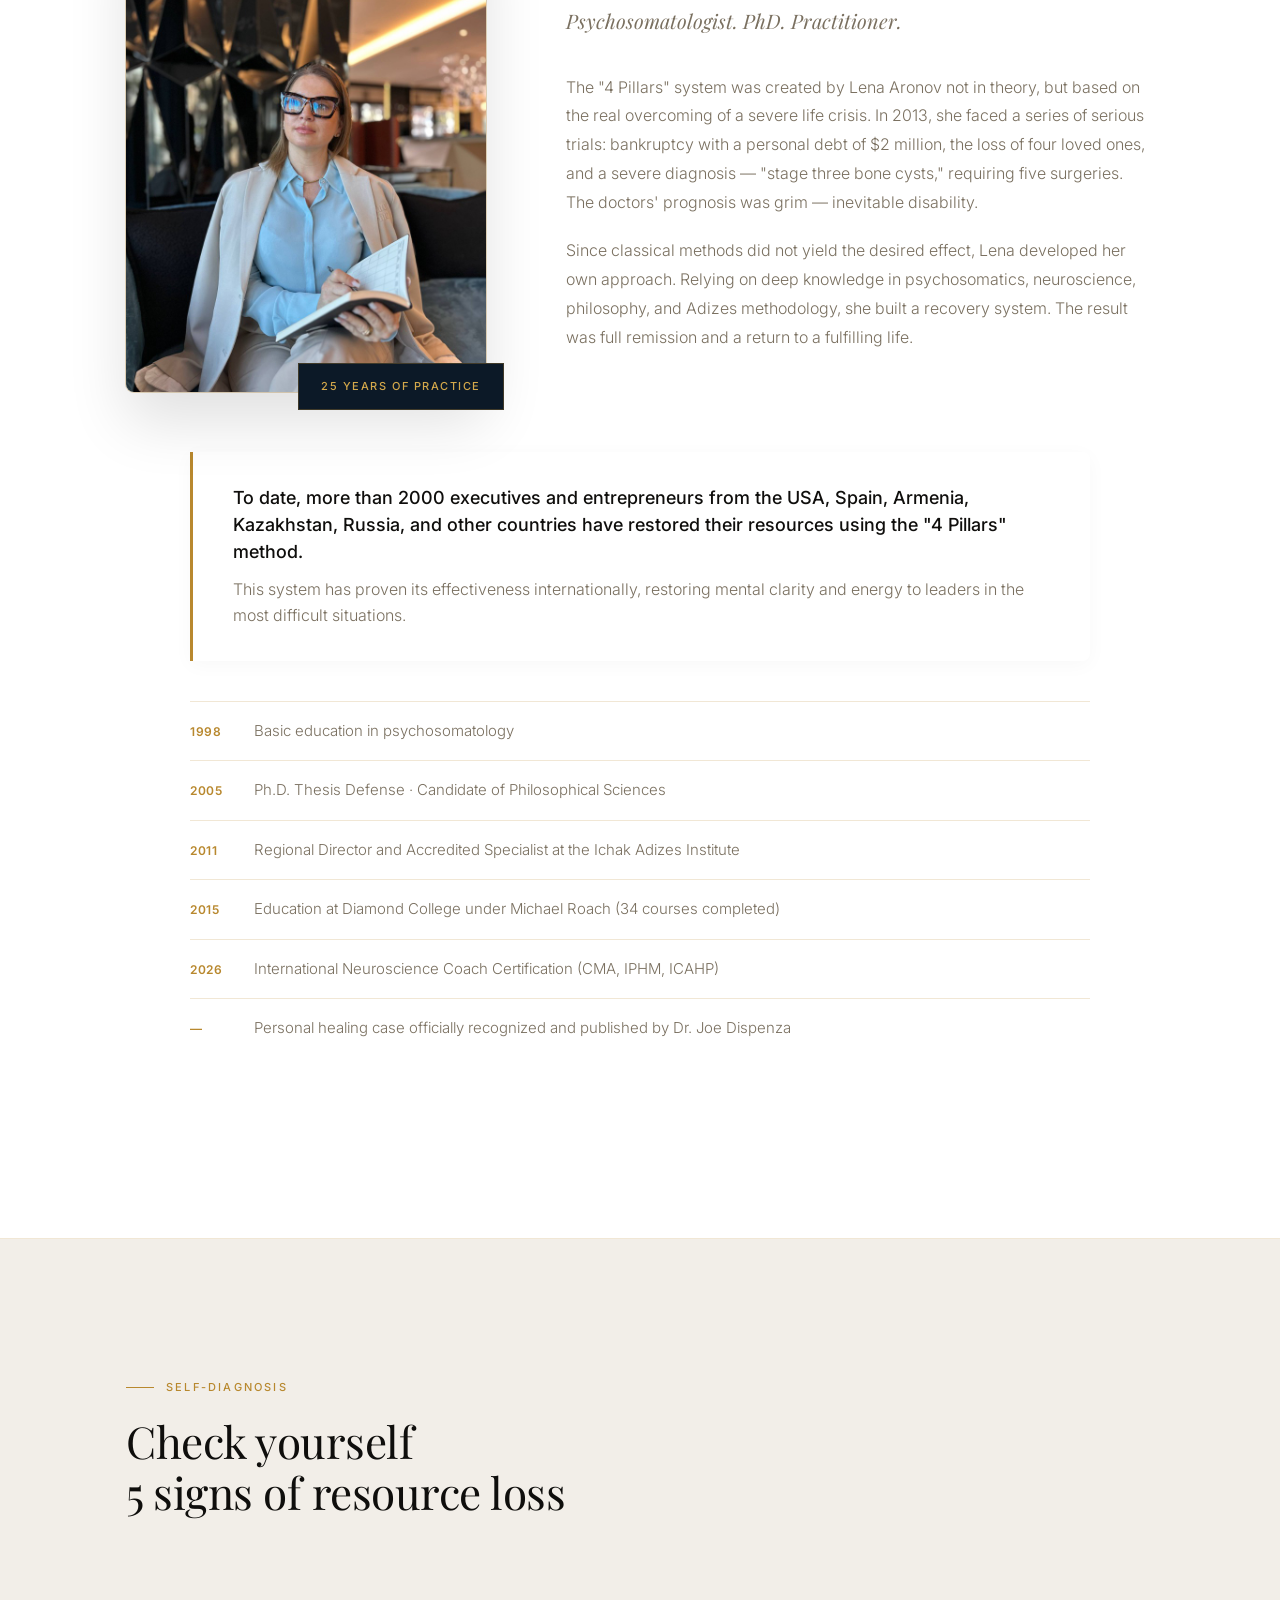
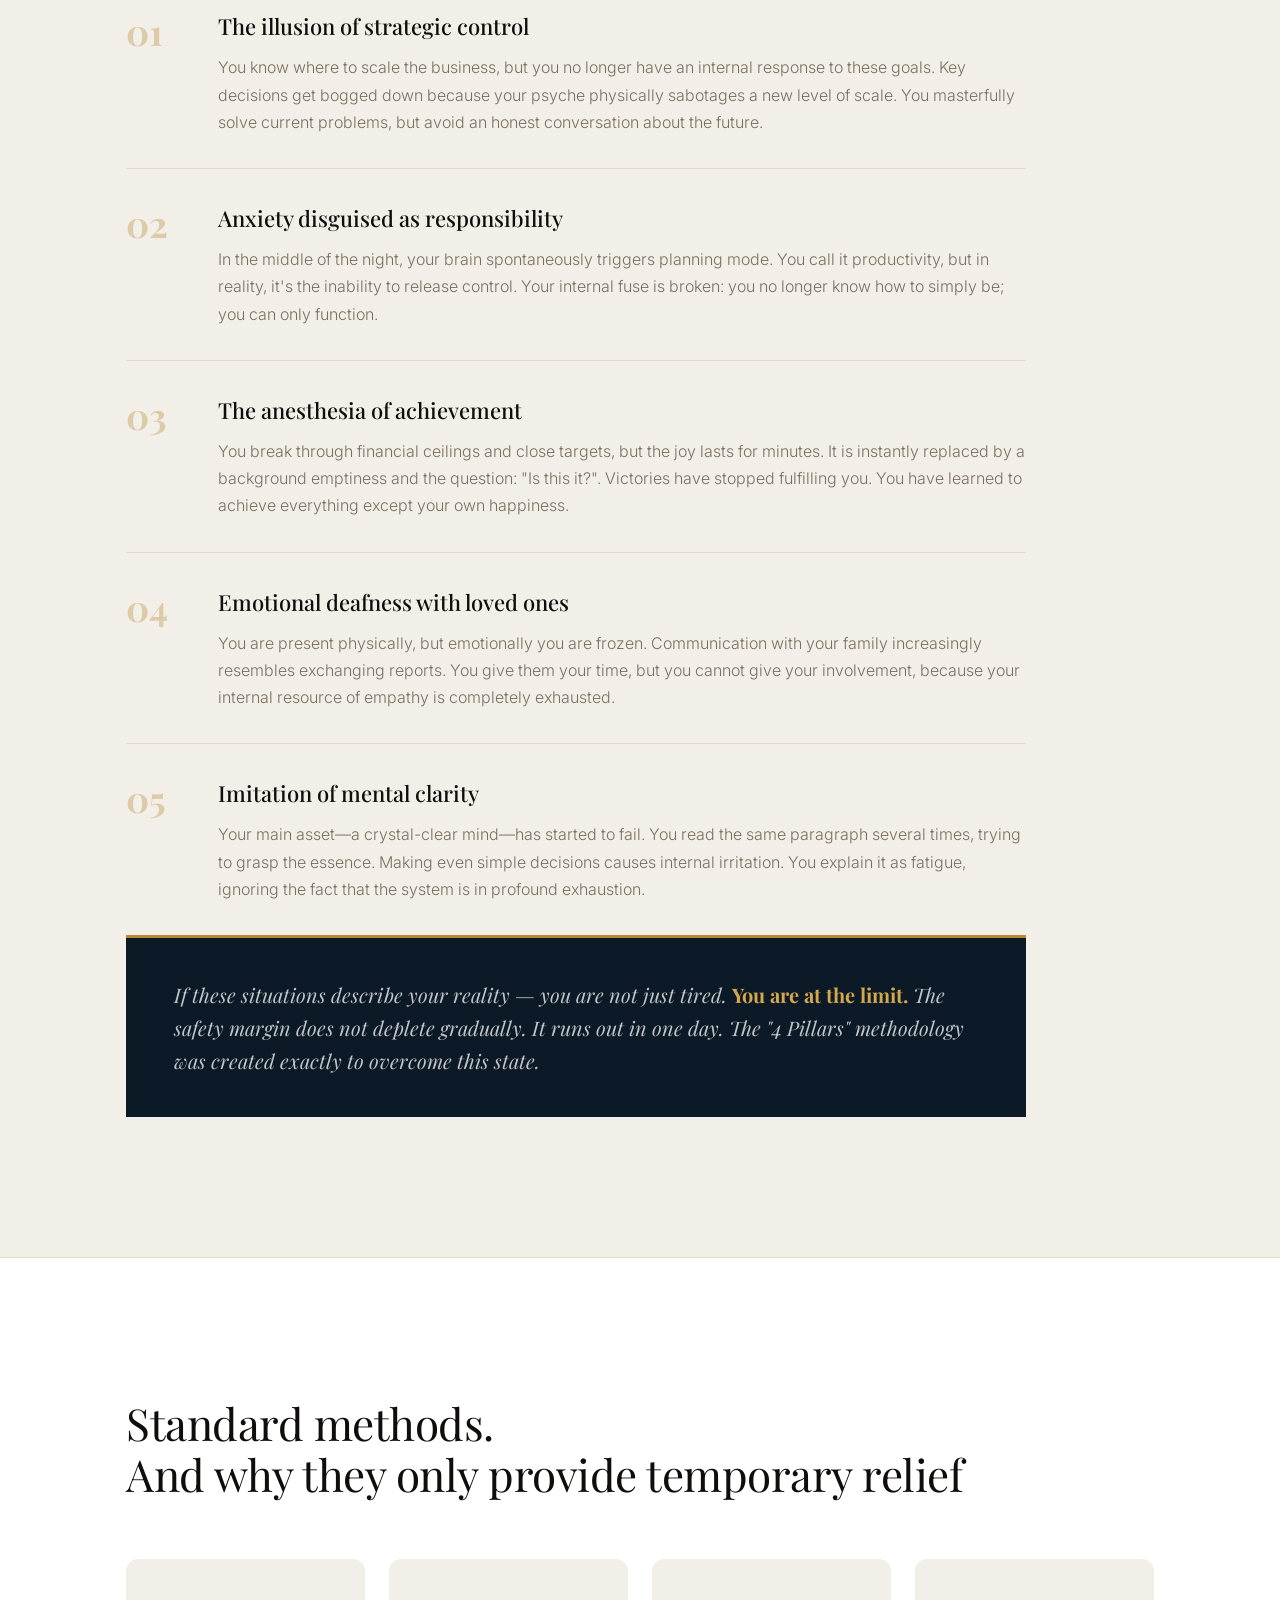
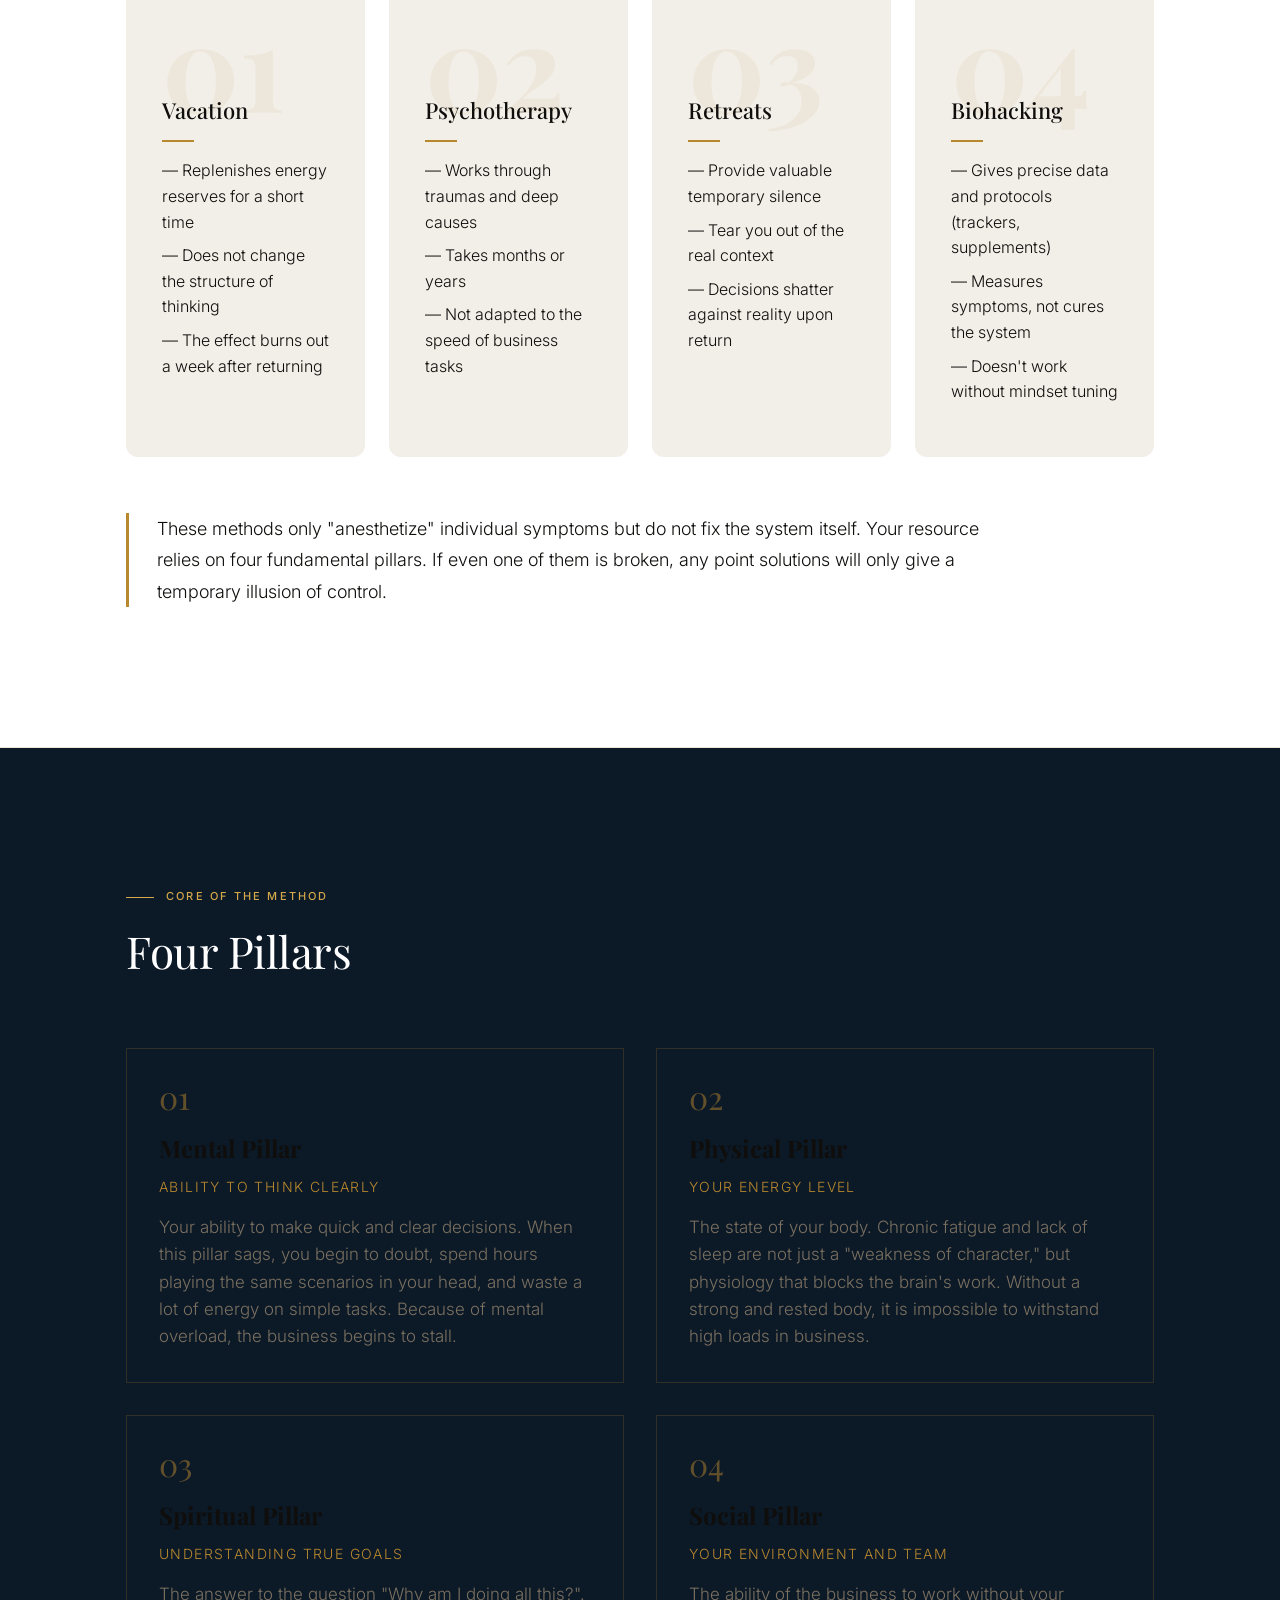
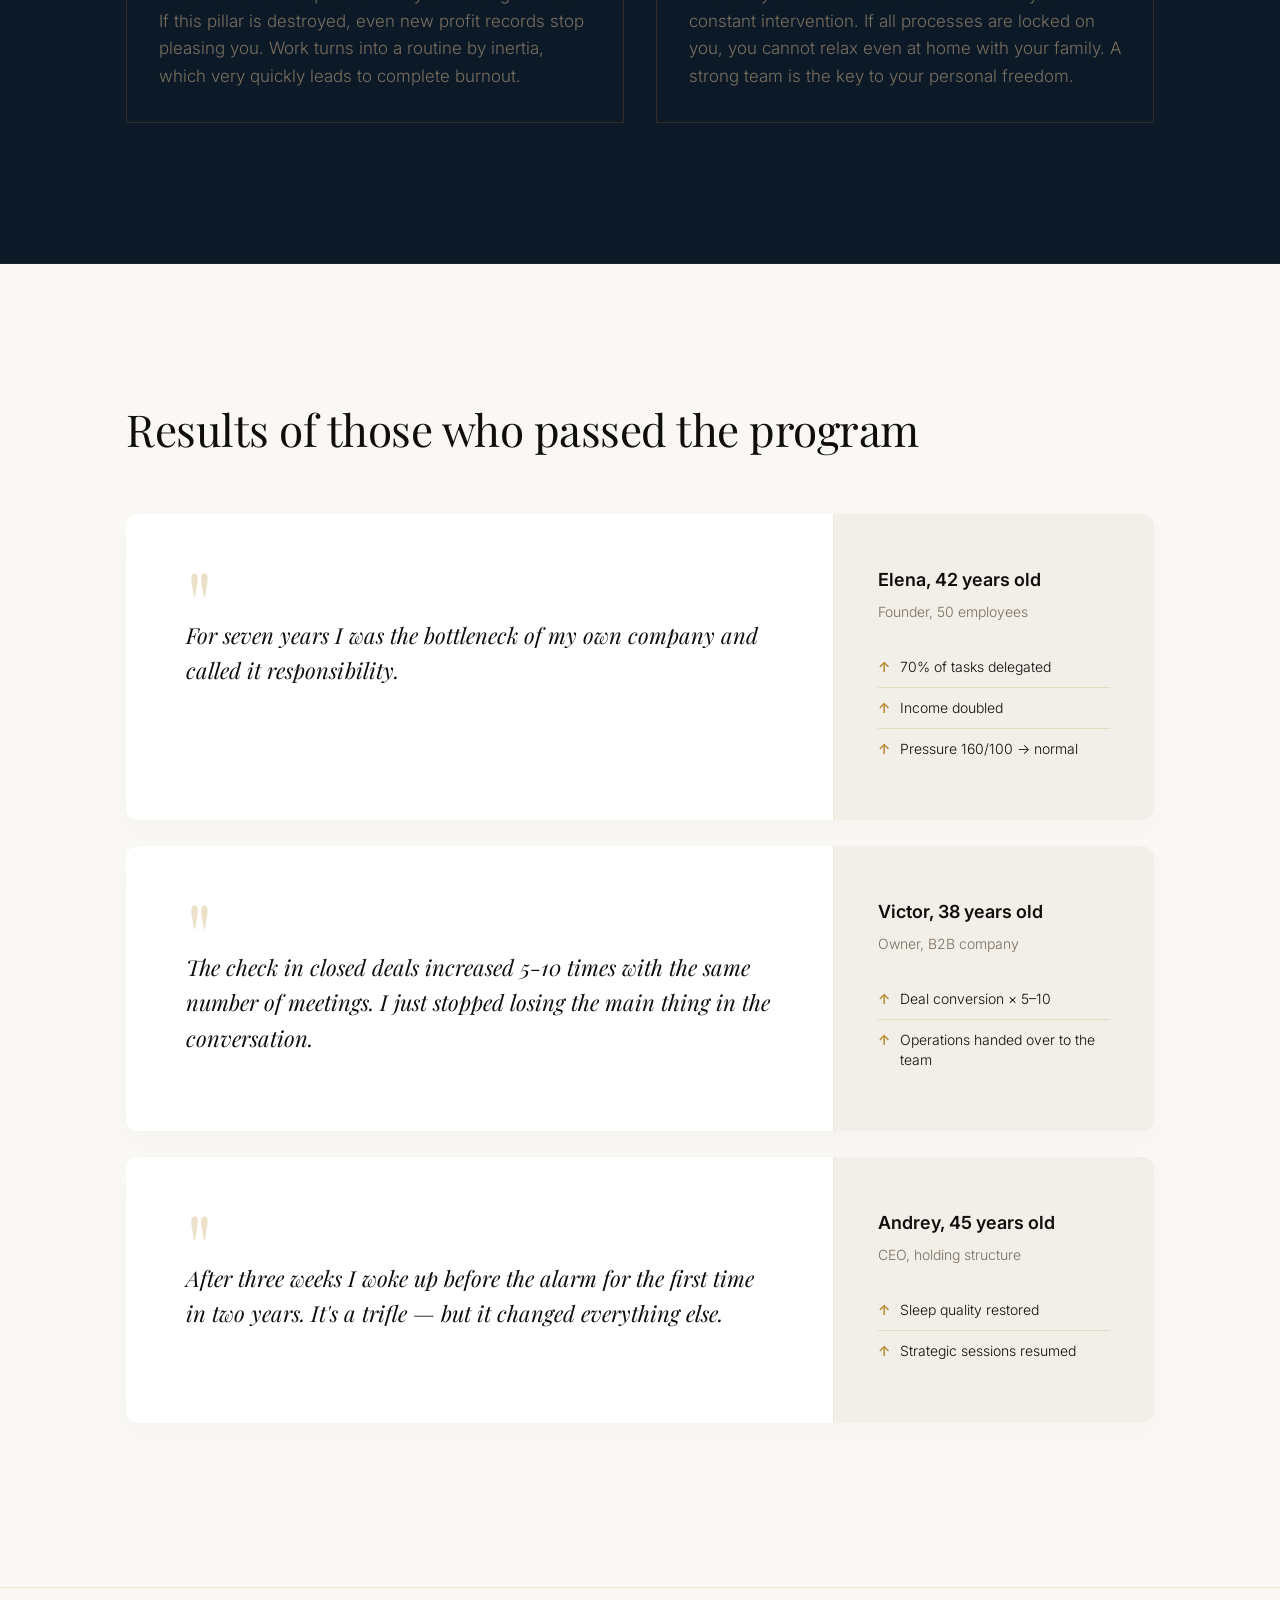
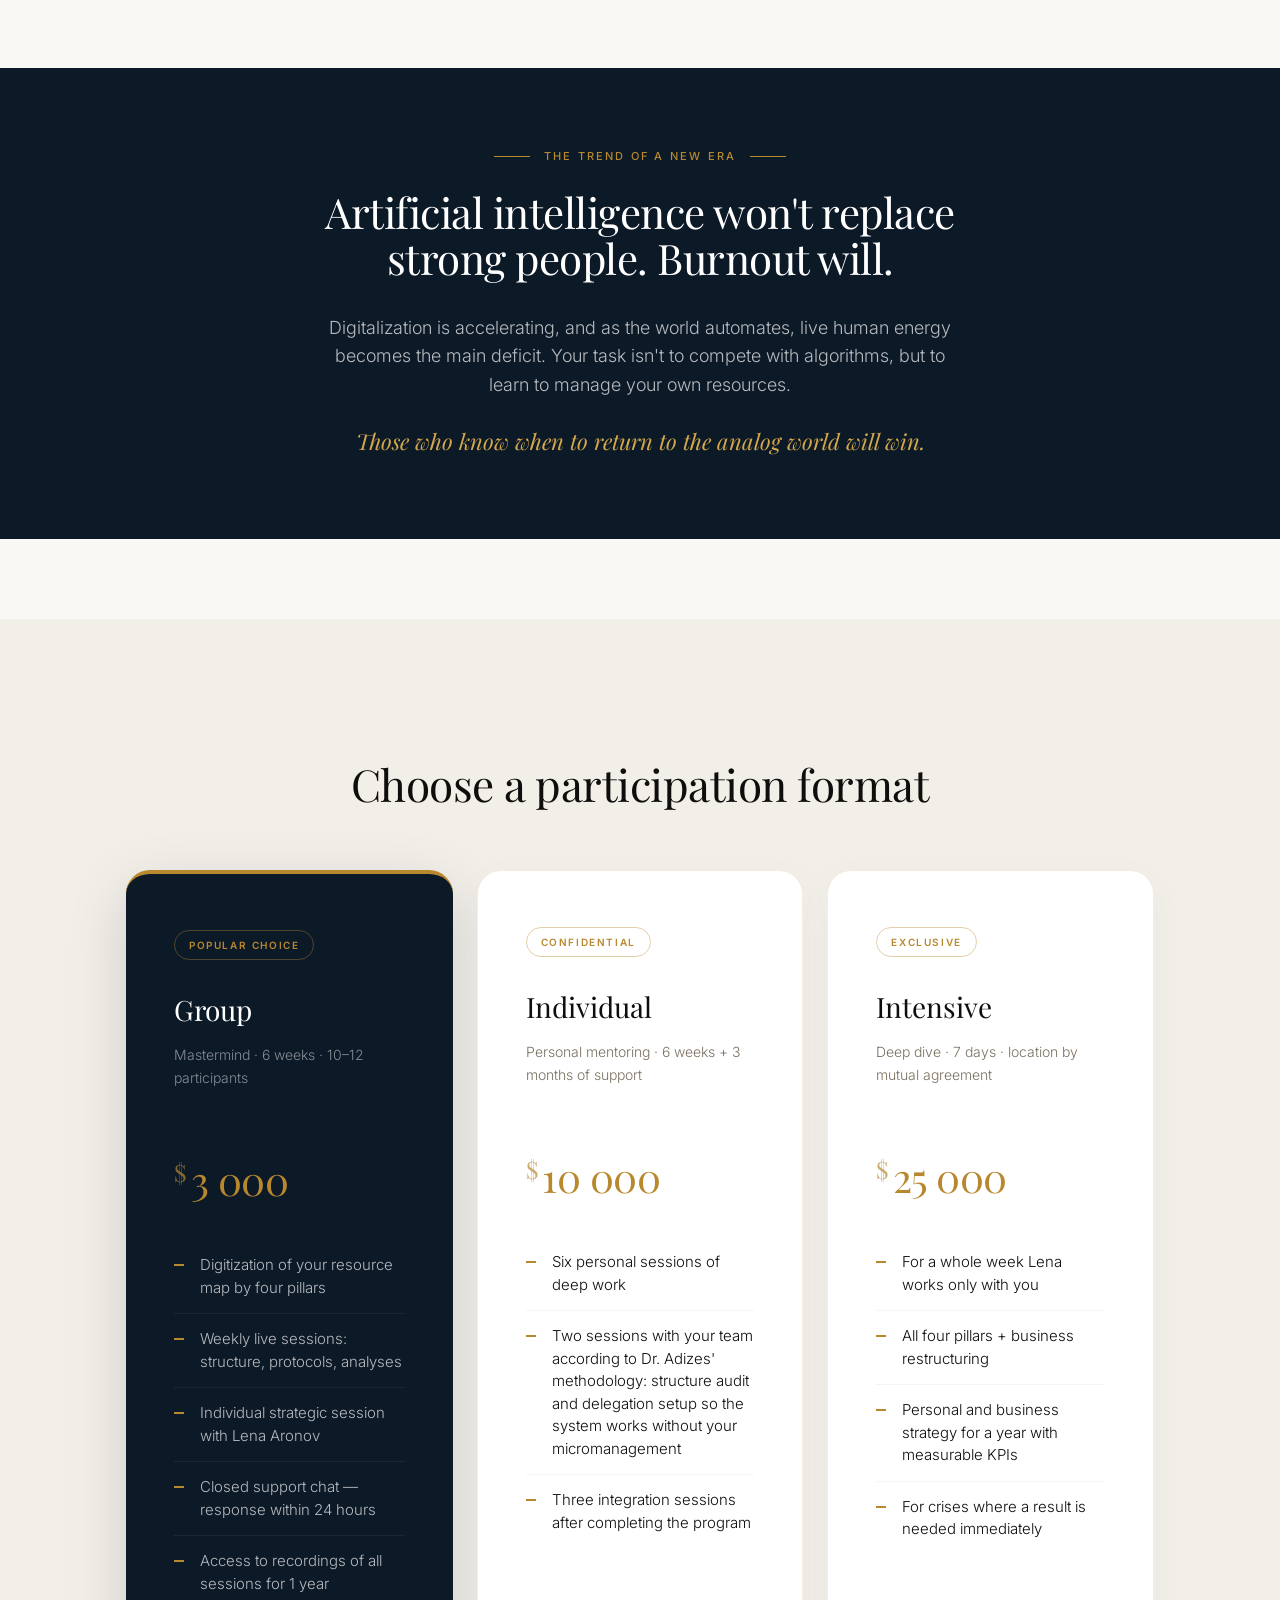
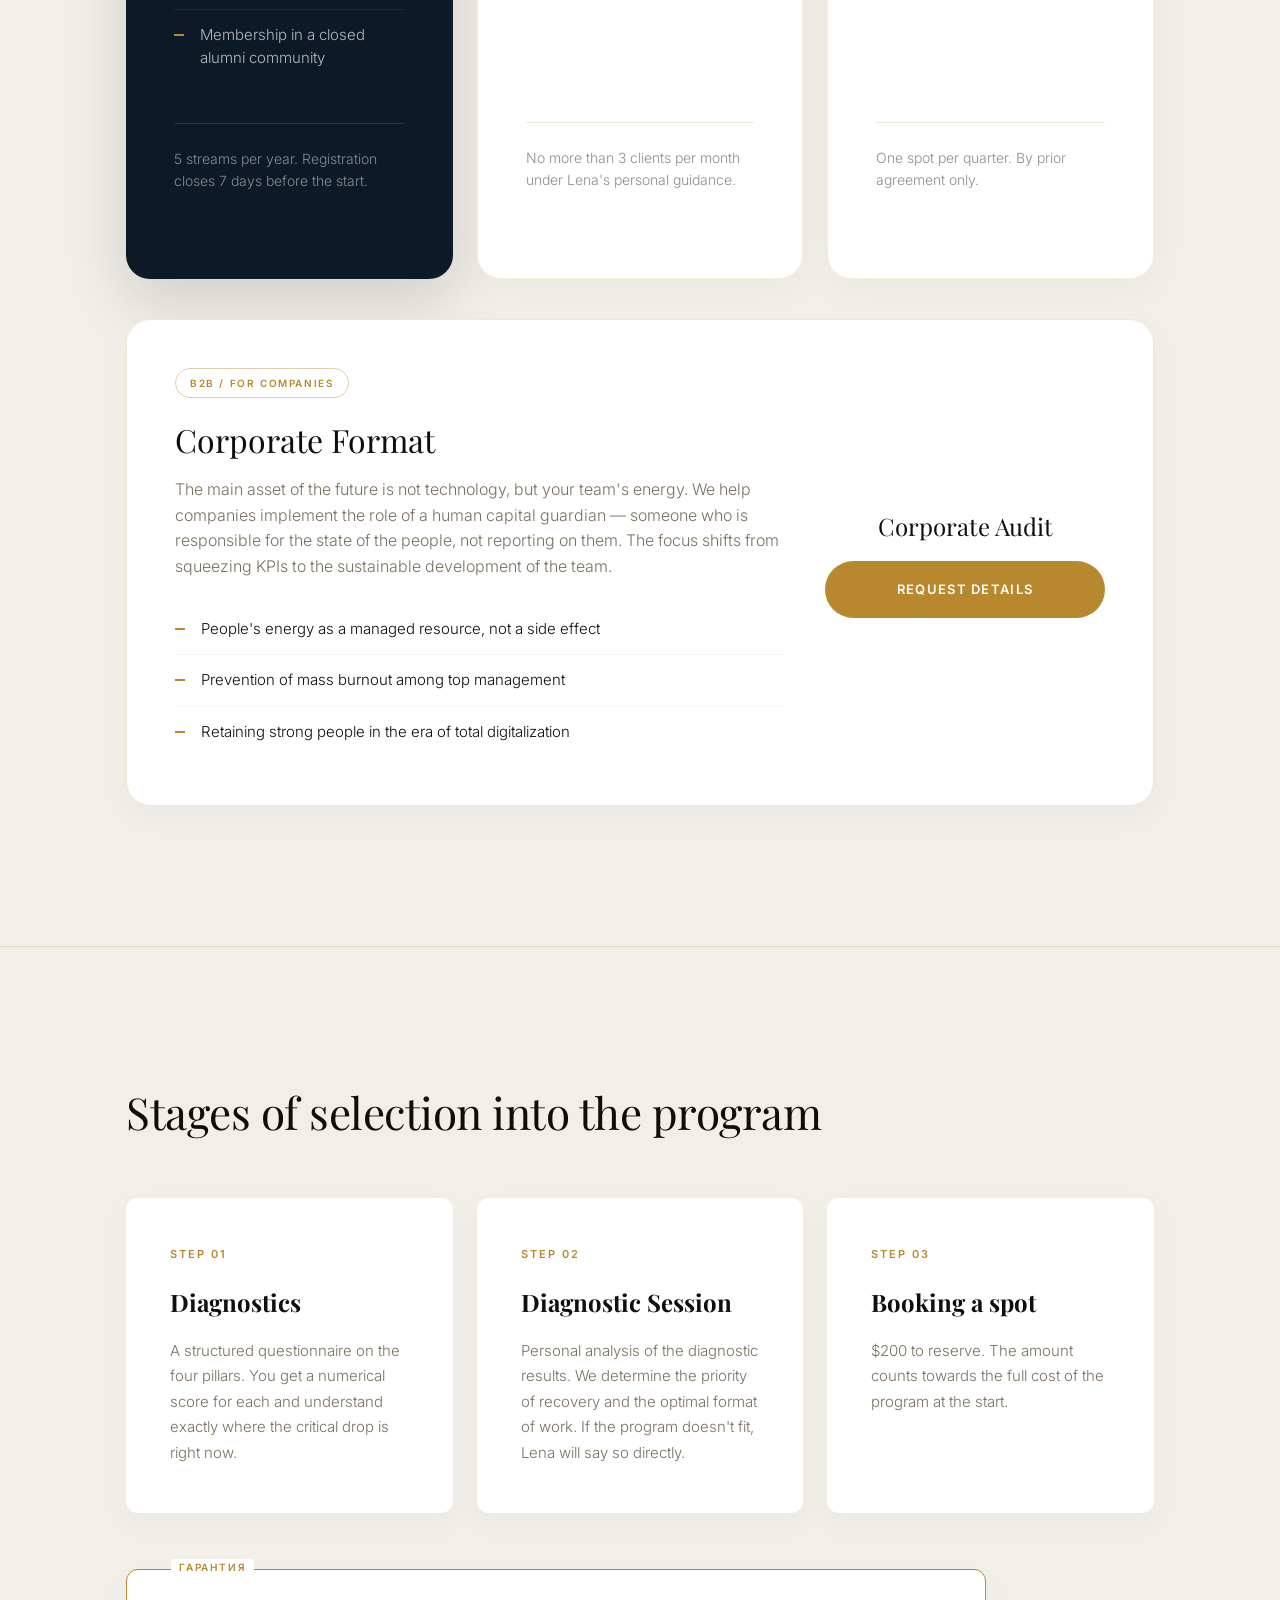
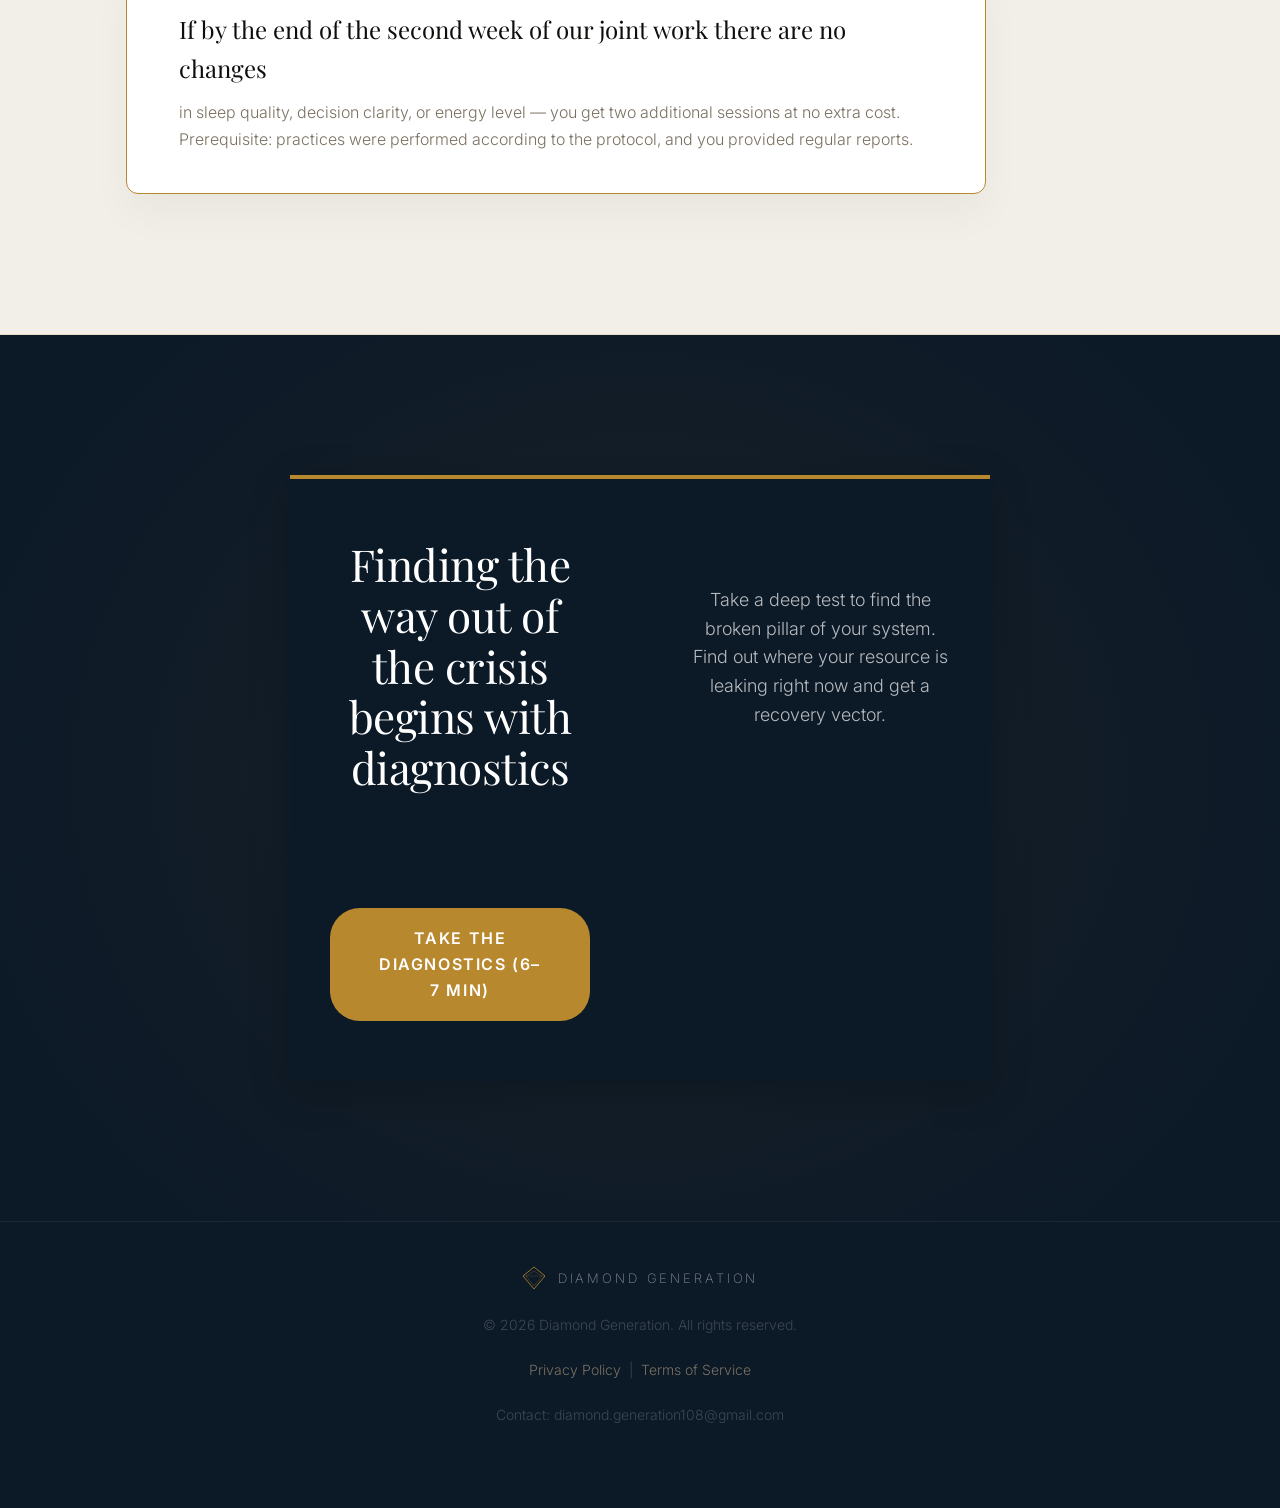
<file: en/index.html>
<!DOCTYPE html>
<html lang="en">
<head>
<meta charset="utf-8">
<meta name="viewport" content="width=device-width, initial-scale=1">
<title>DIAMOND GENERATION · The "4 Pillars" Program · Lena Aronov</title>
<meta name="description" content="The '4 Pillars' program — restoring energy and clarity for executives. Lena Aronov, Neuroscience coach.">
<link rel="preconnect" href="https://fonts.googleapis.com">
<link rel="preconnect" href="https://fonts.gstatic.com" crossorigin>
<link href="https://fonts.googleapis.com/css2?family=Playfair+Display:ital,wght@0,400;0,500;0,700;1,400&family=Inter:wght@300;400;500;600&display=swap" rel="stylesheet">
<link rel="stylesheet" href="../css/style.css?v=45">
</head>
<body>

<!-- ══════════════════════════════════
     HEADER
     ══════════════════════════════════ -->
<header class="hdr">
  <div class="hdr-in">
    <!-- DIAMOND GENERATION logo -->
    <a href="index.html" class="logo" style="text-decoration: none; color: inherit;">
      <div class="logo-diamond">
        <svg viewBox="0 0 34 34" fill="none" xmlns="http://www.w3.org/2000/svg">
          <polygon points="17,2 32,14 17,32 2,14" fill="none" stroke="#b8882e" stroke-width="1"/>
          <polygon points="17,7 28,14 17,27 6,14" fill="none" stroke="#b8882e" stroke-width=".7" opacity=".5"/>
          <line x1="2" y1="14" x2="32" y2="14" stroke="#b8882e" stroke-width=".7" opacity=".4"/>
          <line x1="17" y1="2" x2="6" y2="14" stroke="#b8882e" stroke-width=".7" opacity=".35"/>
          <line x1="17" y1="2" x2="28" y2="14" stroke="#b8882e" stroke-width=".7" opacity=".35"/>
          <circle cx="17" cy="14" r="1.5" fill="#b8882e" opacity=".6"/>
        </svg>
      </div>
      <div class="logo-text">Diamond Generation</div>
    </a>

    <nav><ul class="nav">
      <li><a href="#signs">Symptoms</a></li>
      <li><a href="#pillars">Method</a></li>
      <li><a href="#author">Author</a></li>
      <li><a href="#testi">Testimonials</a></li>
      <li><a href="#formats">Formats</a></li>
    </ul></nav>

    <div class="hdr-right">
      <a href="#cta" class="btn" id="btn-nav">Diagnostics</a>
    </div>
  </div>
</header>

<!-- ══════════════════════════════════
     HERO
     ══════════════════════════════════ -->
<section class="hero">
  <div class="wrap">
    <div class="hero-grid">
      <div class="rl">
        <div class="hero-kicker" style="letter-spacing: .2em; text-transform: uppercase;"><span></span>SYSTEMIC RECOVERY</div>
        <h1>SYSTEMIC<br>RECOVERY<br><em style="font-size:46px; letter-spacing: -1px; margin-top:14px; display:inline-block;">for burned-out<br>entrepreneurs</em></h1>
        <p class="hero-lead">We elevate your life and business to a fundamentally new level of energy. By resolving dysfunctions at the neurophysiological level, we restore your state of absolute clarity and drive. Scale your projects with a cool mind, forgetting about burnout forever.</p>
        <a href="test.html" class="btn" id="btn-hero" style="margin-top: 24px; display: inline-block;">TAKE THE DIAGNOSTICS</a>
        <p class="hero-note" style="margin-top:16px; font-size:14px; color:rgba(255,255,255,.4);">Free test (6–7 min) with instant personalized analysis</p>
      </div>
      <div class="rr hero-photo-col">
        <div class="hero-photo-frame">
          <div class="hpc tl"></div><div class="hpc tr"></div>
          <div class="hpc bl"></div><div class="hpc br"></div>
          <img src="photo.jpg" alt="Lena Aronov">
        </div>
      </div>
    </div>
  </div>
</section>

<!-- ══════════════════════════════════
     STATS
     ══════════════════════════════════ -->
<div class="stats-bar">
  <div class="stats-inner">
    <div class="stat r">
      <div class="stat-n">25</div>
      <div class="stat-title">Years of practice</div>
      <p class="stat-desc">Psychosomatics, working with executives in crisis</p>
    </div>
    <div class="stat r" style="transition-delay:.1s">
      <div class="stat-n">2000<sup>+</sup></div>
      <div class="stat-title">People</div>
      <p class="stat-desc">Restored their resources using the four pillars methodology</p>
    </div>
    <div class="stat r" style="transition-delay:.2s">
      <div class="stat-n">1800<sup>+</sup></div>
      <div class="stat-title">Hours</div>
      <p class="stat-desc">Of one-on-one individual work</p>
    </div>
    <div class="stat r" style="transition-delay:.3s">
      <div class="stat-n">6</div>
      <div class="stat-title">Weeks</div>
      <p class="stat-desc">To measurable changes in energy, sleep, and clarity</p>
    </div>
  </div>
</div>

<!-- ══════════════════════════════════
     AUTHOR
     ══════════════════════════════════ -->
<section class="author" id="author">
  <div class="wrap">
    <div class="author-grid">
      <!-- фото слева -->
      <div class="rl author-photo-wrap">
        <div class="author-photo-frame">
          <img src="photo2.jpg" alt="Lena Aronov">
        </div>
        <div class="author-badge">25 years of practice</div>
      </div>
      <!-- текст справа -->
      <div class="rr author-text">
        <div class="author-eyebrow">Who leads the program</div>
        <h2>Lena Aronov</h2>
        <p class="author-subtitle">Psychosomatologist. PhD. Practitioner.</p>
        <div class="author-bio">
          <p>The "4 Pillars" system was created by Lena Aronov not in theory, but based on the real overcoming of a severe life crisis. In 2013, she faced a series of serious trials: bankruptcy with a personal debt of $2 million, the loss of four loved ones, and a severe diagnosis — "stage three bone cysts," requiring five surgeries. The doctors' prognosis was grim — inevitable disability.</p>
          <p>Since classical methods did not yield the desired effect, Lena developed her own approach. Relying on deep knowledge in psychosomatics, neuroscience, philosophy, and Adizes methodology, she built a recovery system. The result was full remission and a return to a fulfilling life.</p>
        </div>
        </div>
      </div>
    </div>
    
    <div class="author-highlight" style="margin:60px auto 40px; max-width:900px; padding:32px 40px; background:var(--card); border-left:3px solid var(--gold); border-radius:0 8px 8px 0; box-shadow:0 4px 20px rgba(0,0,0,0.03);">
      <p style="margin:0; font-size:18px; color:var(--ink); font-weight:500; line-height:1.5;">To date, more than 2000 executives and entrepreneurs from the USA, Spain, Armenia, Kazakhstan, Russia, and other countries have restored their resources using the "4 Pillars" method.</p>
      <p style="margin:12px 0 0; color:var(--muted); font-size:16px;">This system has proven its effectiveness internationally, restoring mental clarity and energy to leaders in the most difficult situations.</p>
    </div>

    <!-- Регалии — горизонтальные строки с годом -->
    <div class="creds r" style="max-width:900px; margin:0 auto 40px; border-top:1px solid var(--line);">
      <div class="cred-row">
        <div class="cred-year">1998</div>
        <div class="cred-text">Basic education in psychosomatology</div>
      </div>
      <div class="cred-row">
        <div class="cred-year">2005</div>
        <div class="cred-text">Ph.D. Thesis Defense · Candidate of Philosophical Sciences</div>
      </div>
      <div class="cred-row">
        <div class="cred-year">2011</div>
        <div class="cred-text">Regional Director and Accredited Specialist at the Ichak Adizes Institute</div>
      </div>
      <div class="cred-row">
        <div class="cred-year">2015</div>
        <div class="cred-text">Education at Diamond College under Michael Roach (34 courses completed)</div>
      </div>
      <div class="cred-row">
        <div class="cred-year">2026</div>
        <div class="cred-text">International Neuroscience Coach Certification (CMA, IPHM, ICAHP)</div>
      </div>
      <div class="cred-row">
        <div class="cred-year">—</div>
        <div class="cred-text">Personal healing case officially recognized and published by Dr. Joe Dispenza</div>
      </div>
    </div>
  </div>
</section>

<!-- ══════════════════════════════════
     СИМПТОМЫ
     ══════════════════════════════════ -->
<section class="signs" id="signs">
  <div class="wrap">
    <div class="signs-eyebrow r">Self-diagnosis</div>
    <h2 class="r">Check yourself<br>5 signs of resource loss</h2>

    <ul class="signs-list">
      <li class="sign-row r">
        <div class="sign-idx">01</div>
        <div>
          <h3>The illusion of strategic control</h3>
          <p>You know where to scale the business, but you no longer have an internal response to these goals. Key decisions get bogged down because your psyche physically sabotages a new level of scale. You masterfully solve current problems, but avoid an honest conversation about the future.</p>
        </div>
      </li>
      <li class="sign-row r" style="transition-delay:.07s">
        <div class="sign-idx">02</div>
        <div>
          <h3>Anxiety disguised as responsibility</h3>
          <p>In the middle of the night, your brain spontaneously triggers planning mode. You call it productivity, but in reality, it's the inability to release control. Your internal fuse is broken: you no longer know how to simply be; you can only function.</p>
        </div>
      </li>
      <li class="sign-row r" style="transition-delay:.14s">
        <div class="sign-idx">03</div>
        <div>
          <h3>The anesthesia of achievement</h3>
          <p>You break through financial ceilings and close targets, but the joy lasts for minutes. It is instantly replaced by a background emptiness and the question: "Is this it?". Victories have stopped fulfilling you. You have learned to achieve everything except your own happiness.</p>
        </div>
      </li>
      <li class="sign-row r" style="transition-delay:.21s">
        <div class="sign-idx">04</div>
        <div>
          <h3>Emotional deafness with loved ones</h3>
          <p>You are present physically, but emotionally you are frozen. Communication with your family increasingly resembles exchanging reports. You give them your time, but you cannot give your involvement, because your internal resource of empathy is completely exhausted.</p>
        </div>
      </li>
      <li class="sign-row r" style="transition-delay:.28s">
        <div class="sign-idx">05</div>
        <div>
          <h3>Imitation of mental clarity</h3>
          <p>Your main asset—a crystal-clear mind—has started to fail. You read the same paragraph several times, trying to grasp the essence. Making even simple decisions causes internal irritation. You explain it as fatigue, ignoring the fact that the system is in profound exhaustion.</p>
        </div>
      </li>
    </ul>

    <!-- Вывод визуально прикреплён к списку — без отрыва -->
    <div class="signs-verdict r">
      <p>If these situations describe your reality — you are not just tired. <strong>You are at the limit.</strong> The safety margin does not deplete gradually. It runs out in one day. The "4 Pillars" methodology was created exactly to overcome this state.</p>
    </div>
  </div>
</section>

<!-- ══════════════════════════════════
     ПОЧЕМУ НЕ СРАБОТАЛО
     ══════════════════════════════════ -->
<section class="why">
  <div class="wrap">
    <h2 class="r">Standard methods.<br>And why they only provide temporary relief</h2>
    <div class="why-grid r">
      <div class="why-card">
        <span class="why-card-deco">01</span>
        <h3>Vacation</h3>
        <ul style="list-style: none; padding: 0; font-size: 16px; margin-top: 16px;">
          <li style="margin-bottom: 8px;">— Replenishes energy reserves for a short time</li>
          <li style="margin-bottom: 8px;">— Does not change the structure of thinking</li>
          <li style="margin-bottom: 8px;">— The effect burns out a week after returning</li>
        </ul>
      </div>
      <div class="why-card">
        <span class="why-card-deco">02</span>
        <h3>Psychotherapy</h3>
        <ul style="list-style: none; padding: 0; font-size: 16px; margin-top: 16px;">
          <li style="margin-bottom: 8px;">— Works through traumas and deep causes</li>
          <li style="margin-bottom: 8px;">— Takes months or years</li>
          <li style="margin-bottom: 8px;">— Not adapted to the speed of business tasks</li>
        </ul>
      </div>
      <div class="why-card">
        <span class="why-card-deco">03</span>
        <h3>Retreats</h3>
        <ul style="list-style: none; padding: 0; font-size: 16px; margin-top: 16px;">
          <li style="margin-bottom: 8px;">— Provide valuable temporary silence</li>
          <li style="margin-bottom: 8px;">— Tear you out of the real context</li>
          <li style="margin-bottom: 8px;">— Decisions shatter against reality upon return</li>
        </ul>
      </div>
      <div class="why-card">
        <span class="why-card-deco">04</span>
        <h3>Biohacking</h3>
        <ul style="list-style: none; padding: 0; font-size: 16px; margin-top: 16px;">
          <li style="margin-bottom: 8px;">— Gives precise data and protocols (trackers, supplements)</li>
          <li style="margin-bottom: 8px;">— Measures symptoms, not cures the system</li>
          <li style="margin-bottom: 8px;">— Doesn't work without mindset tuning</li>
        </ul>
      </div>
    </div>
    <p class="why-conclusion r">
      These methods only "anesthetize" individual symptoms but do not fix the system itself. Your resource relies on four fundamental pillars. If even one of them is broken, any point solutions will only give a temporary illusion of control.
    </p>
  </div>
</section>

<!-- ══════════════════════════════════
     ЧЕТЫРЕ ОПОРЫ
     ══════════════════════════════════ -->
<section class="pillars" id="pillars">
  <div class="wrap">
    <div class="pillars-eyebrow">Core of the Method</div>
    <h2 class="r">Four Pillars</h2>
    <div class="static-pillars" style="display:grid; grid-template-columns:1fr 1fr; gap:32px; margin-top:40px;">
      <div class="st-card" style="background:var(--card); padding:32px; border:1px solid var(--line);">
        <div style="font-size:32px; color:var(--gold); font-family:var(--serif); line-height:1; opacity:0.5; margin-bottom:16px;">01</div>
        <h3 style="font-family:var(--serif); font-size:24px; color:var(--ink); margin:0 0 8px;">Mental Pillar</h3>
        <div style="font-size:14px; text-transform:uppercase; letter-spacing:0.1em; color:var(--gold); margin-bottom:16px;">Ability to think clearly</div>
        <p style="color:var(--muted); line-height:1.6; margin:0;">Your ability to make quick and clear decisions. When this pillar sags, you begin to doubt, spend hours playing the same scenarios in your head, and waste a lot of energy on simple tasks. Because of mental overload, the business begins to stall.</p>
      </div>

      <div class="st-card" style="background:var(--card); padding:32px; border:1px solid var(--line);">
        <div style="font-size:32px; color:var(--gold); font-family:var(--serif); line-height:1; opacity:0.5; margin-bottom:16px;">02</div>
        <h3 style="font-family:var(--serif); font-size:24px; color:var(--ink); margin:0 0 8px;">Physical Pillar</h3>
        <div style="font-size:14px; text-transform:uppercase; letter-spacing:0.1em; color:var(--gold); margin-bottom:16px;">Your energy level</div>
        <p style="color:var(--muted); line-height:1.6; margin:0;">The state of your body. Chronic fatigue and lack of sleep are not just a "weakness of character," but physiology that blocks the brain's work. Without a strong and rested body, it is impossible to withstand high loads in business.</p>
      </div>

      <div class="st-card" style="background:var(--card); padding:32px; border:1px solid var(--line);">
        <div style="font-size:32px; color:var(--gold); font-family:var(--serif); line-height:1; opacity:0.5; margin-bottom:16px;">03</div>
        <h3 style="font-family:var(--serif); font-size:24px; color:var(--ink); margin:0 0 8px;">Spiritual Pillar</h3>
        <div style="font-size:14px; text-transform:uppercase; letter-spacing:0.1em; color:var(--gold); margin-bottom:16px;">Understanding true goals</div>
        <p style="color:var(--muted); line-height:1.6; margin:0;">The answer to the question "Why am I doing all this?". If this pillar is destroyed, even new profit records stop pleasing you. Work turns into a routine by inertia, which very quickly leads to complete burnout.</p>
      </div>

      <div class="st-card" style="background:var(--card); padding:32px; border:1px solid var(--line);">
        <div style="font-size:32px; color:var(--gold); font-family:var(--serif); line-height:1; opacity:0.5; margin-bottom:16px;">04</div>
        <h3 style="font-family:var(--serif); font-size:24px; color:var(--ink); margin:0 0 8px;">Social Pillar</h3>
        <div style="font-size:14px; text-transform:uppercase; letter-spacing:0.1em; color:var(--gold); margin-bottom:16px;">Your environment and team</div>
        <p style="color:var(--muted); line-height:1.6; margin:0;">The ability of the business to work without your constant intervention. If all processes are locked on you, you cannot relax even at home with your family. A strong team is the key to your personal freedom.</p>
      </div>
    </div>

  </div>
</section>

<!-- ══════════════════════════════════
     ОТЗЫВЫ
     ══════════════════════════════════ -->
<section class="testi" id="testi">
  <div class="wrap">
    <h2 class="r">Results of those who passed the program</h2>
    <div class="testi-list">

      <div class="testi-card r">
        <div class="testi-quote-col">
          <span class="testi-quote-mark">"</span>
          <div class="testi-quote-text">For seven years I was the bottleneck of my own company and called it responsibility.</div>
        </div>
        <div class="testi-meta-col">
          <div class="testi-name">Elena, 42 years old</div>
          <div class="testi-role">Founder, 50 employees</div>
          <div class="testi-results">
            <div class="testi-result-item">70% of tasks delegated</div>
            <div class="testi-result-item">Income doubled</div>
            <div class="testi-result-item">Pressure 160/100 → normal</div>
          </div>
        </div>
      </div>

      <div class="testi-card r" style="transition-delay:.1s">
        <div class="testi-quote-col">
          <span class="testi-quote-mark">"</span>
          <div class="testi-quote-text">The check in closed deals increased 5-10 times with the same number of meetings. I just stopped losing the main thing in the conversation.</div>
        </div>
        <div class="testi-meta-col">
          <div class="testi-name">Victor, 38 years old</div>
          <div class="testi-role">Owner, B2B company</div>
          <div class="testi-results">
            <div class="testi-result-item">Deal conversion × 5–10</div>
            <div class="testi-result-item">Operations handed over to the team</div>
          </div>
        </div>
      </div>

      <div class="testi-card r" style="transition-delay:.2s">
        <div class="testi-quote-col">
          <span class="testi-quote-mark">"</span>
          <div class="testi-quote-text">After three weeks I woke up before the alarm for the first time in two years. It's a trifle — but it changed everything else.</div>
        </div>
        <div class="testi-meta-col">
          <div class="testi-name">Andrey, 45 years old</div>
          <div class="testi-role">CEO, holding structure</div>
          <div class="testi-results">
            <div class="testi-result-item">Sleep quality restored</div>
            <div class="testi-result-item">Strategic sessions resumed</div>
          </div>
        </div>
      </div>

    </div>
  </div>
</section>

<!-- ══════════════════════════════════
     AI TREND MANIFESTO
     ══════════════════════════════════ -->
<section class="ai-trend" style="padding: 80px 24px; background: var(--navy); color: var(--paper); text-align: center; margin: 80px 0;">
  <div class="wrap" style="max-width: 760px; padding-bottom: 0;">
    <div class="hero-kicker" style="justify-content: center; margin-bottom: 24px;"><span></span>THE TREND OF A NEW ERA<span></span></div>
    <h2 style="color: var(--white); font-size: clamp(28px, 4vw, 42px); line-height: 1.1; margin-bottom: 32px; letter-spacing: -0.5px;">Artificial intelligence won't replace strong people. Burnout will.</h2>
    <p style="font-size: 18px; color: rgba(255,255,255,0.7); margin-bottom: 24px;">Digitalization is accelerating, and as the world automates, live human energy becomes the main deficit. Your task isn't to compete with algorithms, but to learn to manage your own resources.</p>
    <p style="font-size: 22px; color: var(--goldl); font-style: italic; font-family: var(--serif);">Those who know when to return to the analog world will win.</p>
  </div>
</section>

<!-- ══════════════════════════════════
     ФОРМАТЫ
     ══════════════════════════════════ -->
<section class="formats" id="formats">
  <div class="wrap">
    <h2 class="r">Choose a participation format</h2>
    <div class="formats-grid">

      <div class="fmt featured r" style="transition-delay:.05s">
        <div class="fmt-top">
          <div class="fmt-badge">Popular choice</div>
          <h3>Group</h3>
          <div class="fmt-sub">Mastermind · 6 weeks · 10–12 participants</div>
        </div>
        <div class="fmt-price"><span>$</span>3 000</div>
        <ul class="fmt-list">
          <li>Digitization of your resource map by four pillars</li>
          <li>Weekly live sessions: structure, protocols, analyses</li>
          <li>Individual strategic session with Lena Aronov</li>
          <li>Closed support chat — response within 24 hours</li>
          <li>Access to recordings of all sessions for 1 year</li>
          <li>Membership in a closed alumni community</li>
        </ul>
        <div class="fmt-limit">5 streams per year. Registration closes 7 days before the start.</div>
      </div>

      <div class="fmt r" style="transition-delay:.15s">
        <div class="fmt-top">
          <div class="fmt-badge">Confidential</div>
          <h3>Individual</h3>
          <div class="fmt-sub">Personal mentoring · 6 weeks + 3 months of support</div>
        </div>
        <div class="fmt-price"><span>$</span>10 000</div>
        <ul class="fmt-list">
          <li>Six personal sessions of deep work</li>
          <li>Two sessions with your team according to Dr. Adizes' methodology: structure audit and delegation setup so the system works without your micromanagement</li>
          <li>Three integration sessions after completing the program</li>

        </ul>
        <div class="fmt-limit">No more than 3 clients per month under Lena's personal guidance.</div>
      </div>

      <div class="fmt r" style="transition-delay:.25s">
        <div class="fmt-top">
          <div class="fmt-badge">Exclusive</div>
          <h3>Intensive</h3>
          <div class="fmt-sub">Deep dive · 7 days · location by mutual agreement</div>
        </div>
        <div class="fmt-price"><span>$</span>25 000</div>
        <ul class="fmt-list">
          <li>For a whole week Lena works only with you</li>
          <li>All four pillars + business restructuring</li>
          <li>Personal and business strategy for a year with measurable KPIs</li>
          <li>For crises where a result is needed immediately</li>
        </ul>
        <div class="fmt-limit">One spot per quarter. By prior agreement only.</div>
      </div>

    </div>

    <div class="corporate-banner r" style="margin-top: 40px; background: var(--white); padding: 48px; border-radius: 24px; box-shadow: 0 10px 30px rgba(0,0,0,0.03); display: flex; flex-wrap: wrap; gap: 40px; align-items: center; border: 1px solid var(--line);">
      <div style="flex: 1; min-width: 300px;">
        <div class="fmt-badge" style="margin-bottom: 16px;">B2B / For Companies</div>
        <h3 style="font-family: var(--serif); font-size: 32px; margin: 0 0 12px; font-weight: 400;">Corporate Format</h3>
        <p style="color: var(--muted); font-size: 16px; margin: 0 0 24px;">The main asset of the future is not technology, but your team's energy. We help companies implement the role of a human capital guardian — someone who is responsible for the state of the people, not reporting on them. The focus shifts from squeezing KPIs to the sustainable development of the team.</p>
        <ul class="fmt-list" style="margin-bottom: 0;">
          <li>People's energy as a managed resource, not a side effect</li>
          <li>Prevention of mass burnout among top management</li>
          <li>Retaining strong people in the era of total digitalization</li>
        </ul>
      </div>
      <div style="flex: 0 0 auto; width: 100%; max-width: 280px; text-align: center;">
        <div style="font-family: var(--serif); font-size: 24px; margin-bottom: 16px;">Corporate Audit</div>
        <a href="mailto:diamond.generation108@gmail.com?subject=Corporate Format (B2B) - Inquiry" class="btn" style="width: 100%;">REQUEST DETAILS</a>
      </div>
    </div>

  </div>
</section>

<!-- ══════════════════════════════════
     КАК НАЧАТЬ
     ══════════════════════════════════ -->
<section class="howto">
  <div class="wrap">
    <h2 class="r">Stages of selection into the program</h2>
    <div class="steps">
      <div class="step r">
        <div class="step-num">Step 01</div>
        <h3>Diagnostics</h3>
        <p>A structured questionnaire on the four pillars. You get a numerical score for each and understand exactly where the critical drop is right now.</p>
      </div>
      <div class="step r" style="transition-delay:.1s">
        <div class="step-num">Step 02</div>
        <h3>Diagnostic Session</h3>
        <p>Personal analysis of the diagnostic results. We determine the priority of recovery and the optimal format of work. If the program doesn't fit, Lena will say so directly.</p>
      </div>
      <div class="step r" style="transition-delay:.2s">
        <div class="step-num">Step 03</div>
        <h3>Booking a spot</h3>
        <p>$200 to reserve. The amount counts towards the full cost of the program at the start.</p>
      </div>
    </div>
    <div class="guarantee r">
      <b>If by the end of the second week of our joint work there are no changes</b>
      <p>in sleep quality, decision clarity, or energy level — you get two additional sessions at no extra cost. Prerequisite: practices were performed according to the protocol, and you provided regular reports.</p>
    </div>
  </div>
</section>

<!-- ══════════════════════════════════
     CTA — ДИАГНОСТИКА
     ══════════════════════════════════ -->
<section class="cta-section" id="cta">
  <div class="wrap">
    <div class="cta-inner" style="max-width:700px; margin:0 auto; text-align:center; padding:60px 40px; background:var(--navy); border-top:4px solid var(--gold); box-shadow:0 10px 40px rgba(0,0,0,0.2);">
      <h2 style="margin-bottom:16px; color:#fff;">Finding the way out of the crisis begins with diagnostics</h2>
      <p class="cta-lead" style="color:rgba(255,255,255,0.7); font-size:18px; margin-bottom:32px; line-height:1.6;">Take a deep test to find the broken pillar of your system. Find out where your resource is leaking right now and get a recovery vector.</p>
      <a href="test.html" class="btn" style="padding:18px 48px; font-size:16px; display:inline-block; font-weight:600;">TAKE THE DIAGNOSTICS (6–7 MIN)</a>

    </div>
  </div>
</section>

<!-- ══════════════════════════════════
     FOOTER
     ══════════════════════════════════ -->
<footer>
  <div class="footer-in" style="flex-direction:column; align-items:center; text-align:center; gap:16px;">
    <div class="footer-logo" style="margin-bottom:8px;">
      <svg viewBox="0 0 24 24" fill="none" xmlns="http://www.w3.org/2000/svg">
        <polygon points="12,1 23,10 12,23 1,10" fill="none" stroke="#b8882e" stroke-width=".8"/>
        <polygon points="12,5 20,10 12,20 4,10" fill="none" stroke="#b8882e" stroke-width=".5" opacity=".5"/>
        <line x1="1" y1="10" x2="23" y2="10" stroke="#b8882e" stroke-width=".5" opacity=".4"/>
      </svg>
      <span class="footer-logo-text">Diamond Generation</span>
    </div>
    <div class="footer-copy" style="font-size:14px; max-width:800px;">
      © 2026 Diamond Generation. All rights reserved.<br><br>
      <a href="privacy.html" style="color:var(--muted);text-decoration:none;">Privacy Policy</a> &nbsp;|&nbsp; 
      <a href="terms.html" style="color:var(--muted);text-decoration:none;">Terms of Service</a><br><br>
      Contact: diamond.generation108@gmail.com<br><br>
      <span style="font-size:12px;opacity:0.7;display:block;margin-top:16px;">

      </span>
    </div>
  </div>
</footer>

<!-- ══════════════════════════════════
     JS
     ══════════════════════════════════ -->
<script src="js/main.js?v=3"></script>

</body>
</html>
</file>
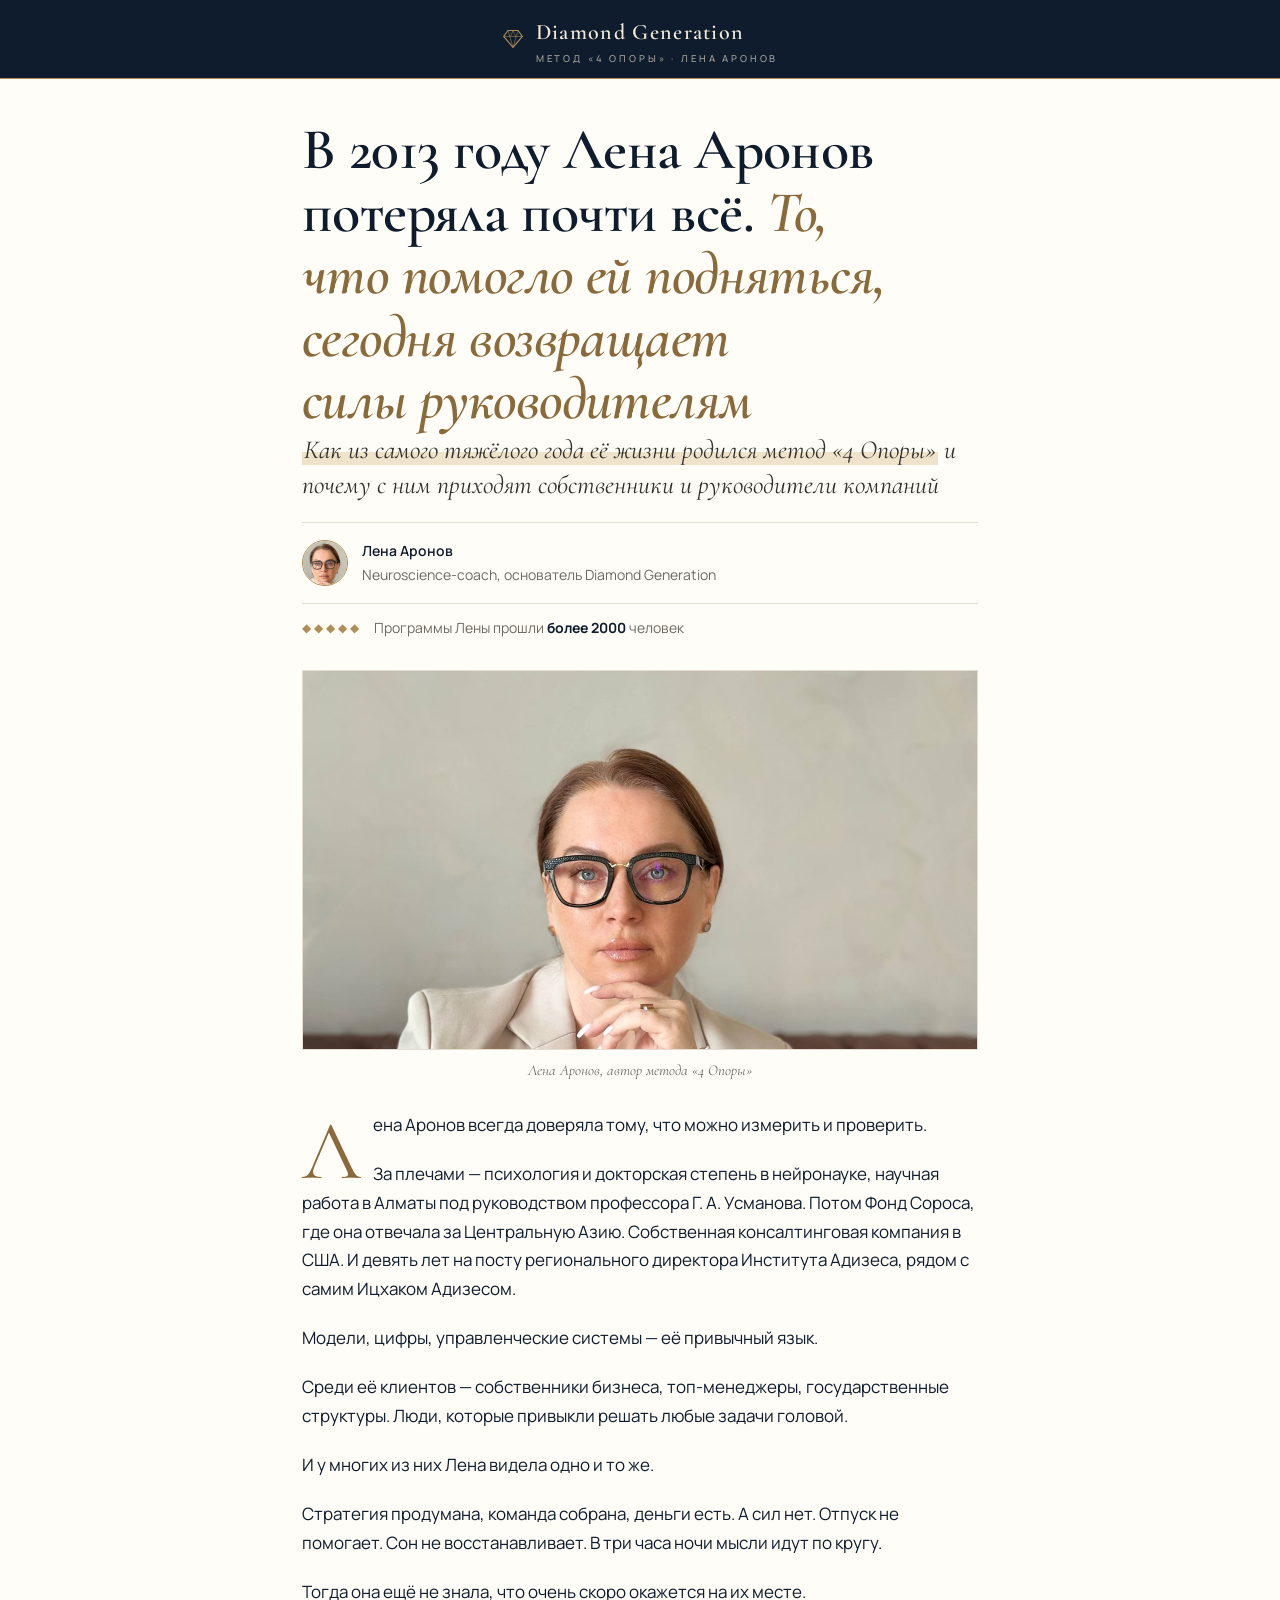
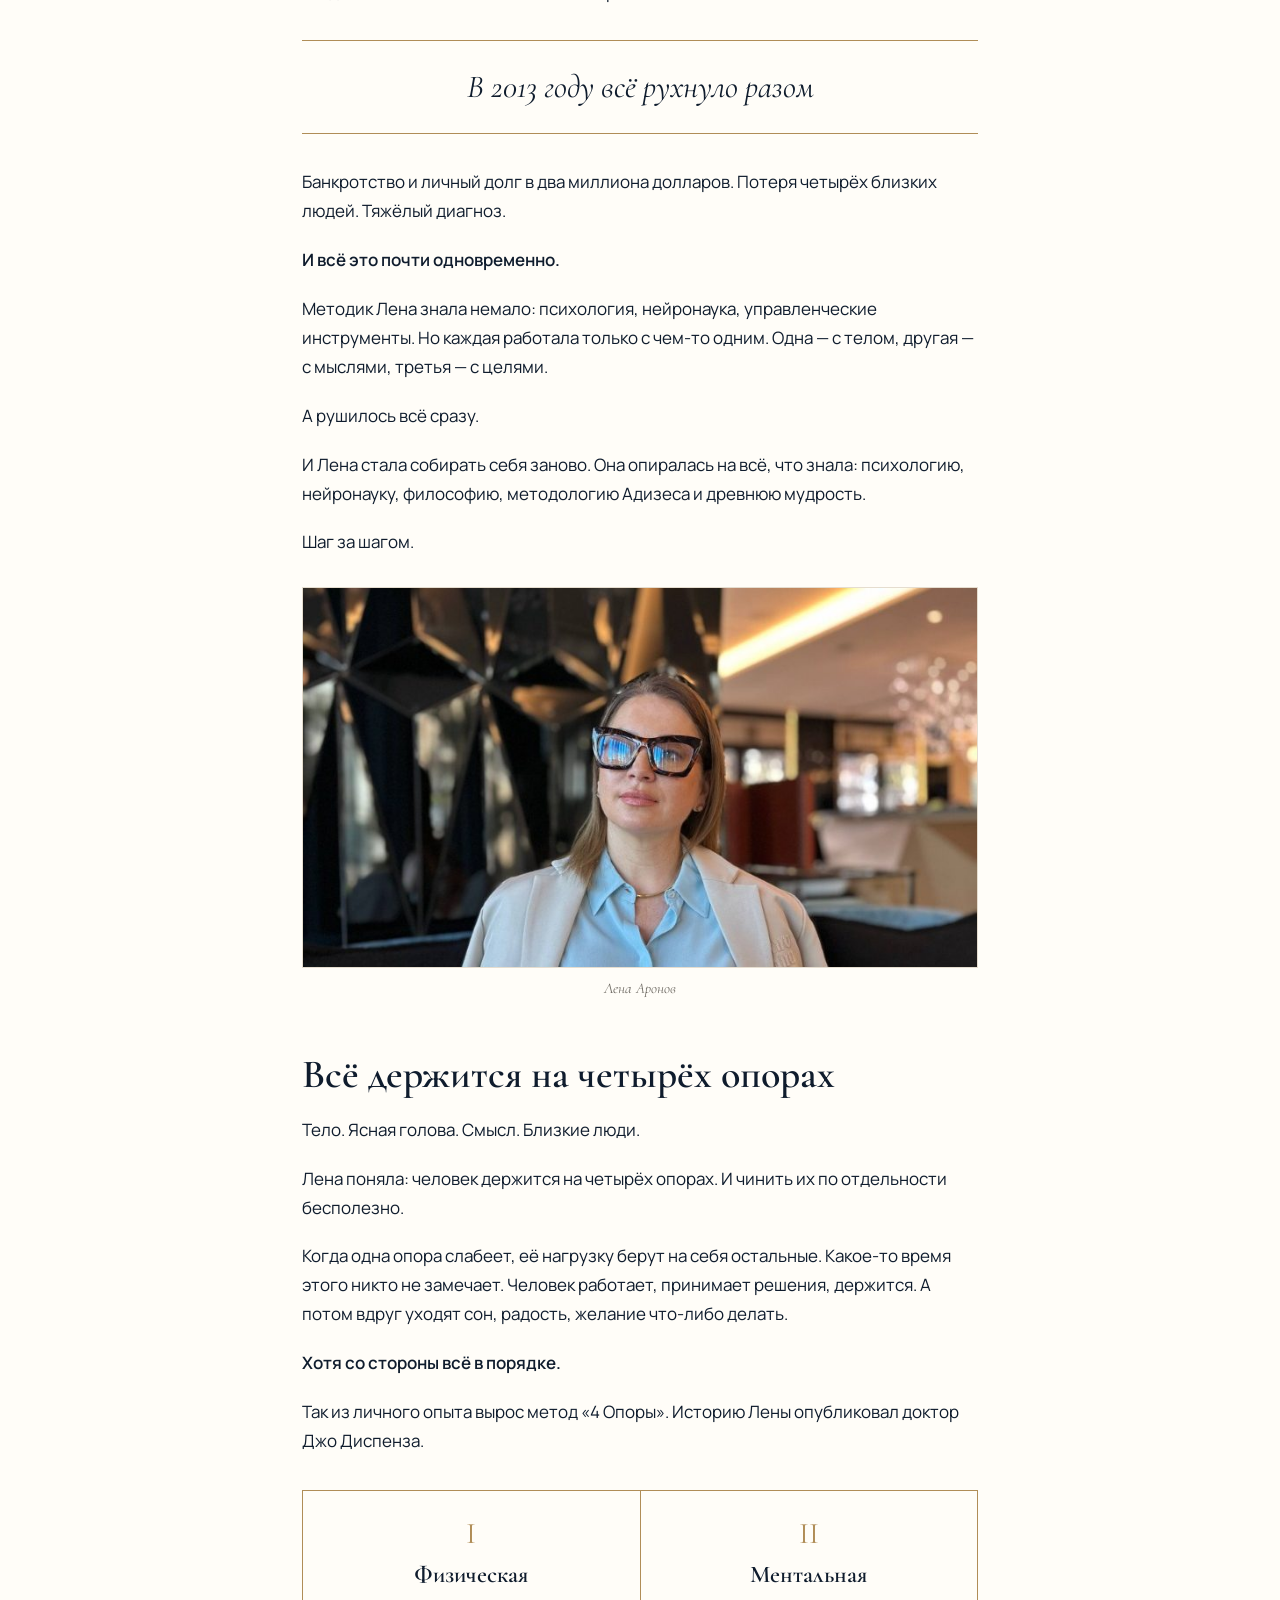
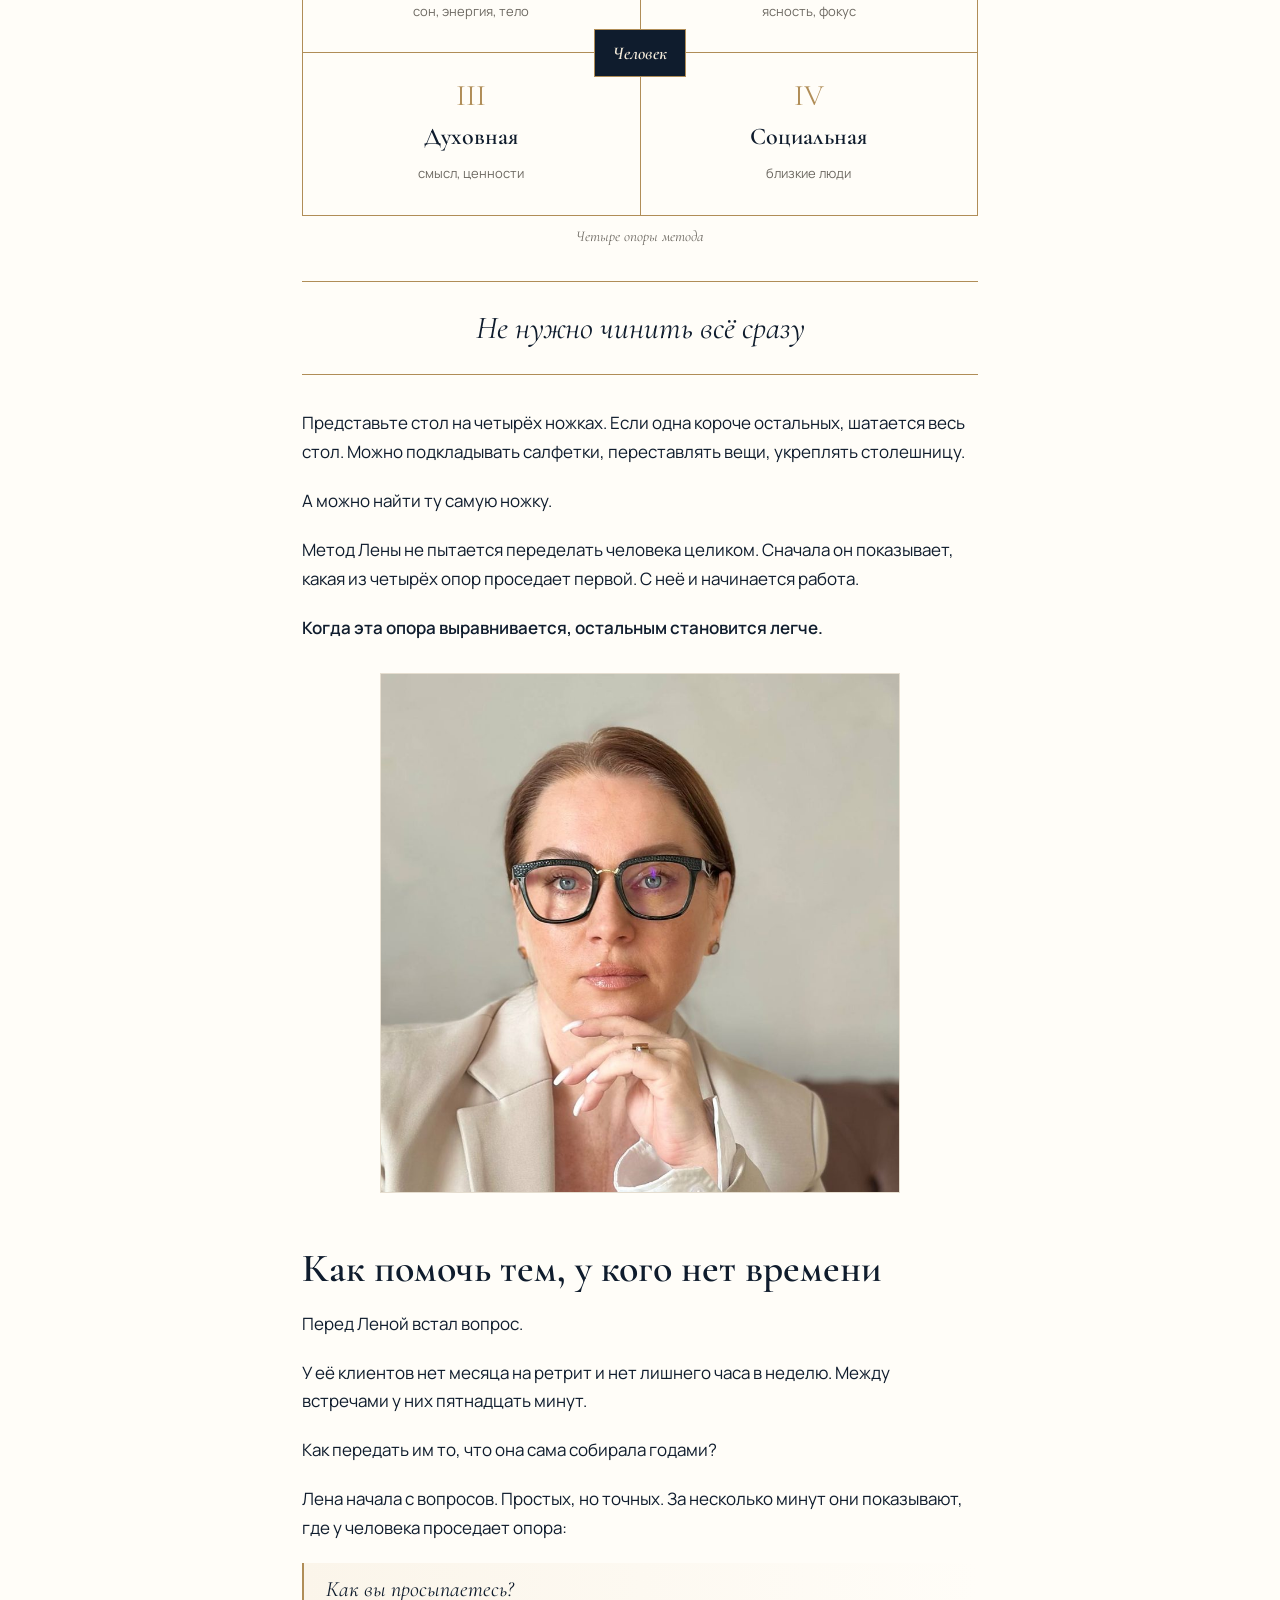
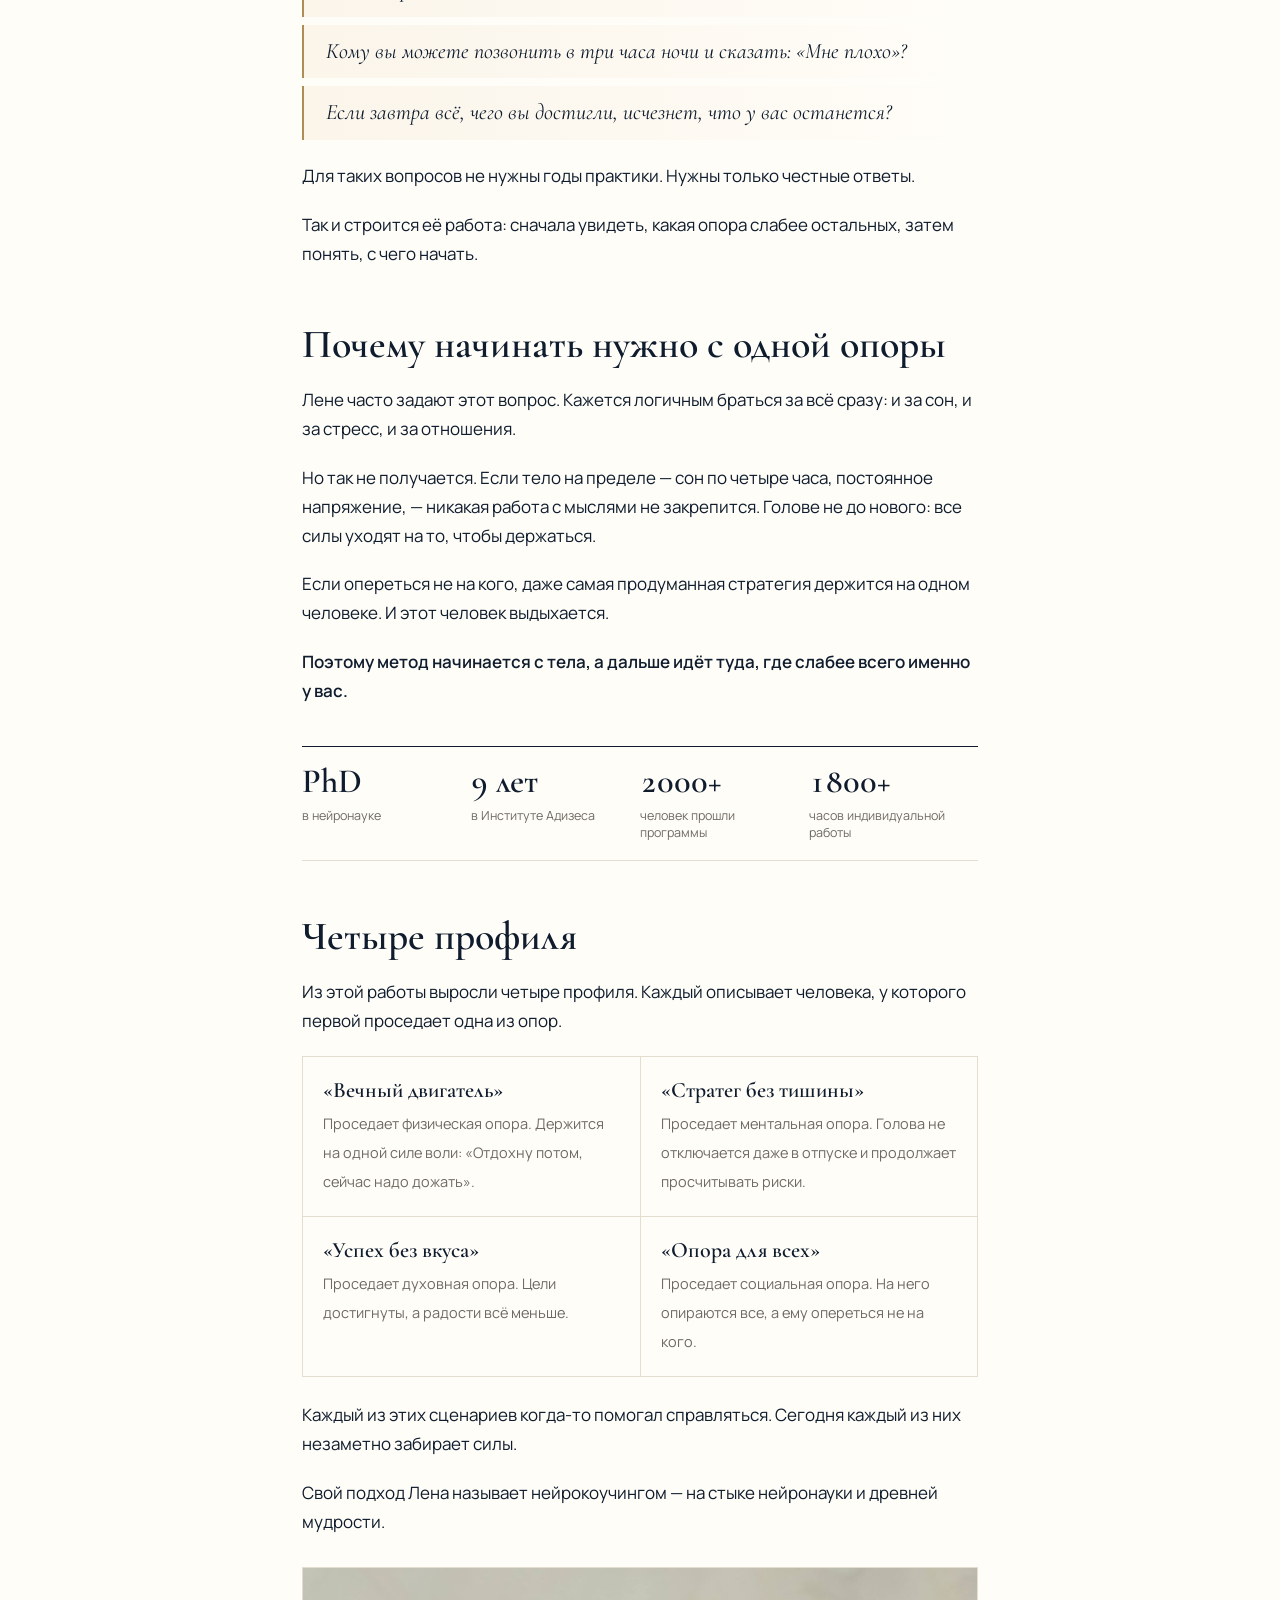
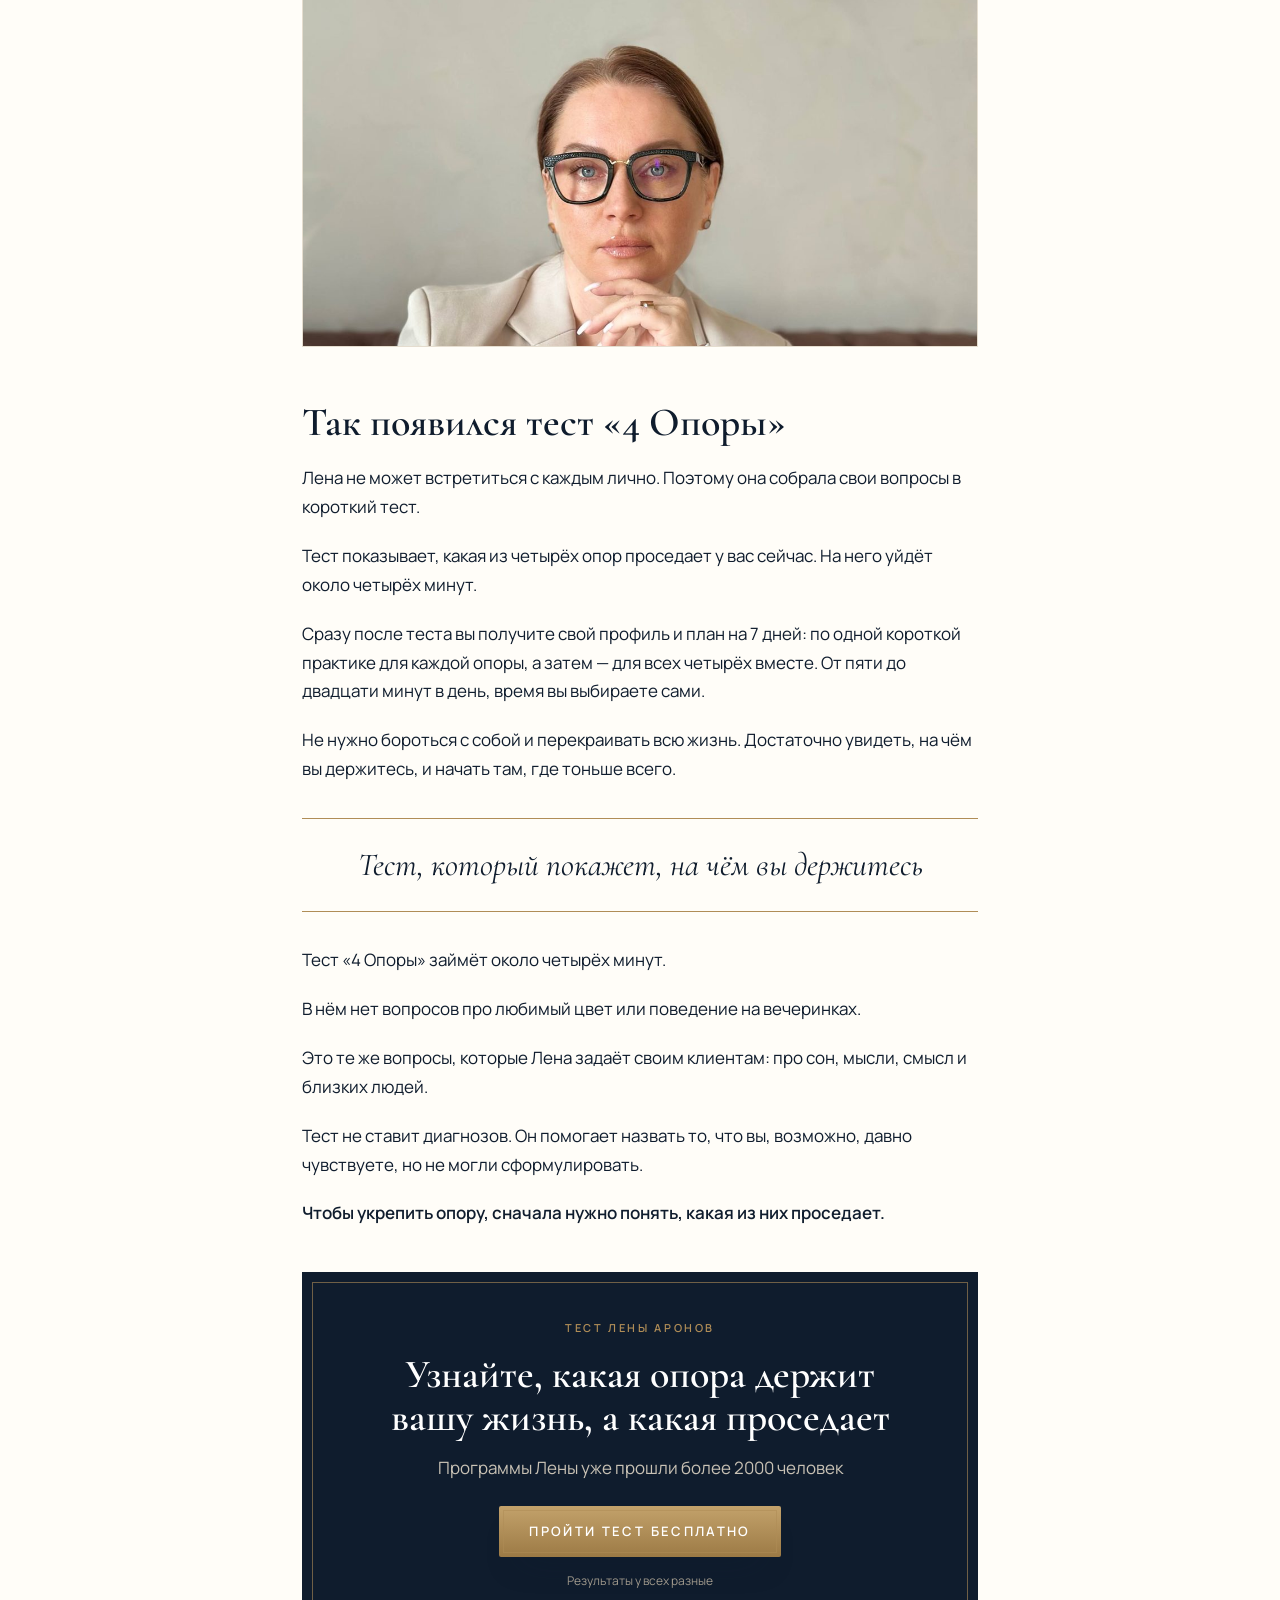
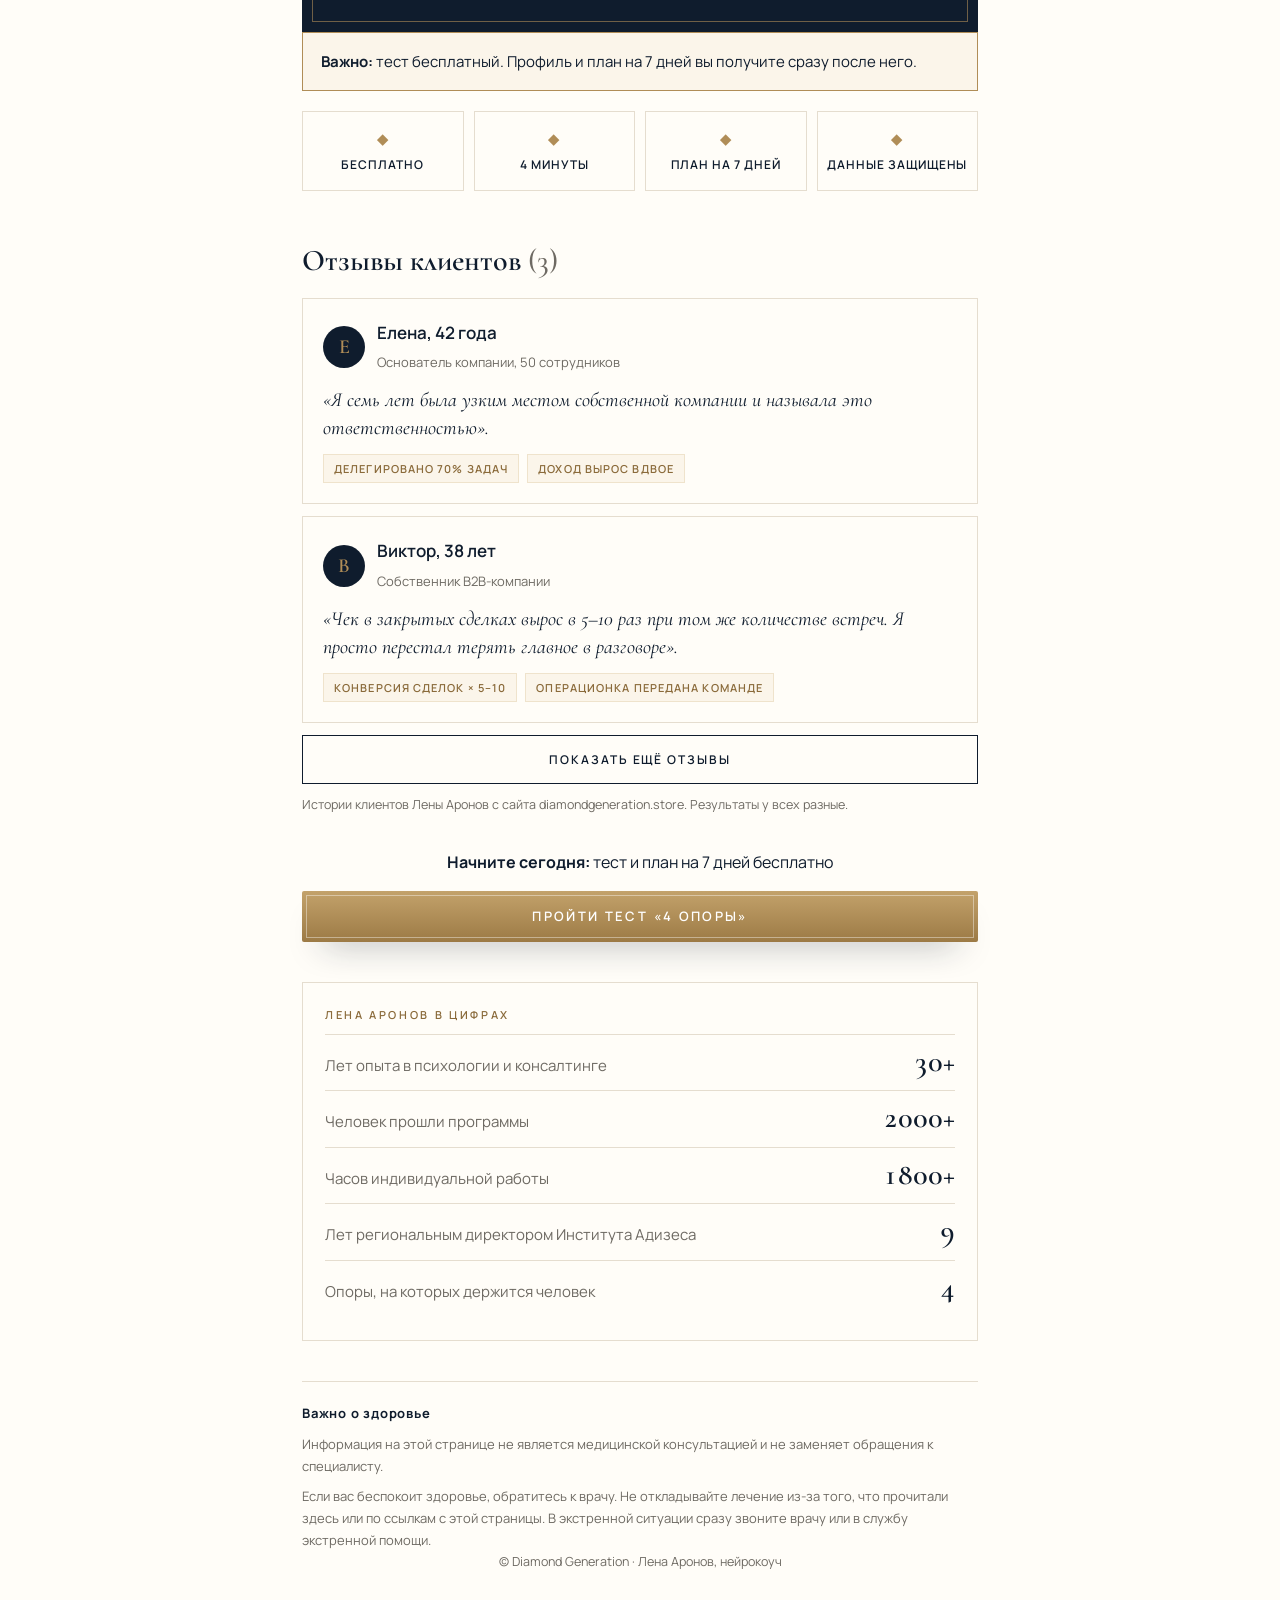
<file: 4opory.html>
<!DOCTYPE html>
<html lang="ru">
<head>
<meta charset="utf-8">
<meta name="viewport" content="width=device-width, initial-scale=1">
<title>Тест «4 Опоры» — Лена Аронов</title>
<link rel="preconnect" href="https://fonts.googleapis.com">
<link rel="preconnect" href="https://fonts.gstatic.com" crossorigin>
<link href="https://fonts.googleapis.com/css2?family=Cormorant+Garamond:ital,wght@0,500;0,600;0,700;1,500;1,600&family=Manrope:wght@400;500;600;700&display=swap" rel="stylesheet">
<style>
:root{
  /* Layout: структура образца (статья-история → тест-приложение по одному вопросу → сбор плана → почта → результат → план), в дорогой подаче: слоновая кость, глубокий синий, золото, антиква в заголовках. */
  --ivory:#f6f1e8;
  --paper:#fffdf8;
  --ink:#0f1c2d;
  --muted:#6e6a63;
  --line:#e5ddcf;
  --gold:#b08d57;
  --gold-d:#8a6a3a;
  --gold-l:#efe3cc;
  --wine:#9a3c3c;
  --amber:#b27a3a;
  --sage:#5d8a6c;
  --serif:"Cormorant Garamond", "Times New Roman", serif;
  --sans:"Manrope", "Helvetica Neue", Arial, sans-serif;
  color-scheme:light;
}
*{box-sizing:border-box}
html,body{margin:0;background:var(--paper);color:var(--ink);font-family:var(--sans);font-size:17px;line-height:1.7;-webkit-font-smoothing:antialiased}
[hidden]{display:none!important}
a{color:var(--gold-d)}
img{max-width:100%;display:block}
h1,h2,h3{font-family:var(--serif);font-weight:600;text-wrap:balance;line-height:1.08;margin:0}
.k{font:600 11px/1.4 var(--sans);letter-spacing:.24em;text-transform:uppercase;color:var(--gold-d)}

/* кнопки */
.btn{position:relative;display:inline-flex;align-items:center;justify-content:center;gap:10px;background:var(--ink);color:#f6efe2;border:0;border-radius:2px;padding:19px 30px;font:600 13px/1 var(--sans);letter-spacing:.18em;text-transform:uppercase;cursor:pointer;text-decoration:none;box-shadow:0 18px 34px -22px rgba(15,28,45,.9)}
.btn::after{content:"";position:absolute;inset:4px;border:1px solid rgba(176,141,87,.55);pointer-events:none}
.btn:hover{background:#17283f}
.btn:disabled{background:#cfc8bb;box-shadow:none;cursor:not-allowed}
.btn:disabled::after{border-color:transparent}
.btn.wide{width:100%}
.btn.gold{background:linear-gradient(180deg,#c3a26b,#9c7a45);color:#fff}
.btn.gold::after{border-color:rgba(255,255,255,.4)}
.btn.line{background:transparent;color:var(--ink);box-shadow:none;border:1px solid var(--ink)}
.btn.line::after{display:none}
.btn:focus-visible,.opt:focus-visible,input:focus-visible,summary:focus-visible{outline:2px solid var(--gold);outline-offset:3px}
.mark{display:inline-block;width:22px;height:22px}

/* ===== статья ===== */
.masthead{background:var(--ink);color:#f3ead9;border-bottom:1px solid var(--gold)}
.masthead .in{max-width:820px;margin:0 auto;padding:14px 20px;display:flex;justify-content:center;align-items:center;gap:12px}
.logo{display:flex;align-items:center;gap:12px;text-decoration:none;color:inherit}
.logo b{font-family:var(--serif);font-weight:600;font-size:22px;letter-spacing:.06em}
.logo small{display:block;font:500 9.5px/1 var(--sans);letter-spacing:.3em;text-transform:uppercase;opacity:.65;margin-top:3px}
.art{max-width:720px;margin:0 auto;padding:40px 22px 70px}
.art .rubric{display:flex;align-items:center;gap:14px;margin-bottom:22px}
.art .rubric::after{content:"";flex:1;height:1px;background:var(--line)}
.art h1{font-size:clamp(36px,6.4vw,58px);font-weight:600;letter-spacing:-.01em}
.art h1 em{font-style:italic;color:var(--gold-d)}
.sub{font-family:var(--serif);font-size:clamp(21px,3.2vw,26px);font-style:italic;line-height:1.35;margin:18px 0 26px;color:#33302b}
.sub mark{background:linear-gradient(transparent 58%,var(--gold-l) 58%);color:inherit;padding:0 2px}
.by{display:flex;align-items:center;gap:14px;padding:16px 0;border-top:1px solid var(--line);border-bottom:1px solid var(--line);font-size:14px;color:var(--muted)}
.by img{width:46px;height:46px;border-radius:50%;object-fit:cover;border:1px solid var(--gold)}
.by b{color:var(--ink);font-weight:600}
.by .sep{margin-left:auto;font-size:12px;letter-spacing:.14em;text-transform:uppercase}
.hero{position:relative;margin:34px 0 10px}
.hero::before{content:"";position:absolute;inset:14px -14px -14px 14px;border:1px solid var(--gold);z-index:0}
.hero img{position:relative;z-index:1;width:100%;aspect-ratio:4/4.3;object-fit:cover;object-position:50% 20%}
.cap{font:italic 15px/1.4 var(--serif);color:var(--muted);margin:26px 0 34px;text-align:right}
.art p{margin:0 0 20px}
.art p.lead::first-letter{font-family:var(--serif);float:left;font-size:84px;line-height:.78;padding:8px 12px 0 0;color:var(--gold-d)}
.art p.b{font-weight:600}
.art h2{font-size:clamp(30px,4.8vw,40px);margin:54px 0 20px}
.art h2 small{display:block;margin-bottom:12px}
.orn{display:flex;align-items:center;justify-content:center;gap:14px;color:var(--gold);margin:50px 0 0}
.orn::before,.orn::after{content:"";width:90px;height:1px;background:var(--gold);opacity:.6}
.pull{margin:34px 0;padding:26px 0;border-top:1px solid var(--gold);border-bottom:1px solid var(--gold);font-family:var(--serif);font-size:clamp(25px,4vw,32px);line-height:1.25;font-style:italic;text-align:center}
.side{display:grid;grid-template-columns:1fr 250px;gap:30px;align-items:start;margin:4px 0 20px}
.side figure{margin:0}
.side img{aspect-ratio:3/4;object-fit:cover;border:1px solid var(--line)}
.side figcaption{font:italic 14px/1.4 var(--serif);color:var(--muted);margin-top:8px}
.pillars{display:grid;grid-template-columns:1fr 1fr;gap:1px;background:var(--line);border:1px solid var(--line);margin:24px 0 30px}
.pillar{background:var(--paper);padding:24px 22px}
.pillar .n{font-family:var(--serif);font-size:38px;line-height:1;color:var(--gold)}
.pillar h3{font-size:26px;margin:8px 0 6px}
.pillar p{margin:0;font-size:15px;color:var(--muted)}
.facts{display:grid;grid-template-columns:repeat(4,1fr);gap:0;border-top:1px solid var(--ink);border-bottom:1px solid var(--line);margin:40px 0}
.facts div{padding:18px 12px 18px 0}
.facts strong{display:block;font-family:var(--serif);font-size:34px;font-weight:600;line-height:1;font-variant-numeric:tabular-nums}
.facts span{font-size:12.5px;color:var(--muted);line-height:1.4;display:block;margin-top:8px}
.qa{margin:20px 0 30px}
.qa div{padding:20px 0;border-top:1px solid var(--line)}
.qa div:last-child{border-bottom:1px solid var(--line)}
.qa h3{font-size:24px;margin-bottom:6px}
.qa p{margin:0;color:#3d3a35}
.offer{position:relative;background:var(--ink);color:#f3ead9;padding:40px 34px;margin:44px 0 0;text-align:center}
.offer::before{content:"";position:absolute;inset:10px;border:1px solid rgba(176,141,87,.6);pointer-events:none}
.offer .k{color:var(--gold)}
.offer h3{font-size:clamp(30px,5vw,40px);margin:12px 0 14px;color:#fff}
.offer p{color:#c9c2b5;margin:0 auto 24px;max-width:460px}
.offer ul{list-style:none;padding:0;margin:0 auto 28px;display:flex;flex-wrap:wrap;justify-content:center;gap:10px 26px;font-size:14px;color:#e8dfcd}
.offer li::before{content:"◆";color:var(--gold);font-size:9px;margin-right:8px;vertical-align:2px}
.offer .btn{background:linear-gradient(180deg,#c3a26b,#9c7a45);color:#fff;position:relative}
.foot{margin-top:46px;font-size:12.5px;color:var(--muted);text-align:center}

/* ===== приложение теста ===== */
#app{min-height:100vh;background:radial-gradient(900px 520px at 100% -10%,#efe4cf,transparent 65%),radial-gradient(800px 500px at -10% 110%,#e9e6df,transparent 65%),var(--ivory)}
.bar-top{max-width:560px;margin:0 auto;padding:16px 20px 0;display:grid;grid-template-columns:44px 1fr 56px;align-items:center}
.bar-top .logo{justify-content:center;color:var(--ink)}
.bar-top .logo b{font-size:20px}
.bar-top .cnt{text-align:right;font-size:13px;color:var(--muted);font-variant-numeric:tabular-nums;letter-spacing:.06em}
.bar-top .cnt b{color:var(--ink)}
.backbtn{width:38px;height:38px;border-radius:50%;border:1px solid var(--line);background:var(--paper);cursor:pointer;font-size:16px;color:var(--ink)}
.prog{max-width:520px;margin:14px auto 0;height:2px;background:#e2d9c8}
.prog i{display:block;height:100%;background:var(--gold);transition:width .35s}
.screen{max-width:520px;margin:0 auto;padding:30px 20px 140px}
.start h1{font-size:clamp(36px,8vw,48px);text-align:center;margin-top:8px}
.start h1 em{font-style:italic;color:var(--gold-d)}
.start .lede{text-align:center;color:var(--muted);margin:14px auto 28px;max-width:400px}
.qcard{background:var(--paper);border:1px solid var(--line);padding:24px 22px;box-shadow:0 30px 60px -40px rgba(15,28,45,.45)}
.block{font:600 11px/1.4 var(--sans);letter-spacing:.24em;text-transform:uppercase;color:var(--gold-d);margin-bottom:10px}
.q{font-family:var(--serif);font-size:clamp(28px,6vw,34px);font-weight:600;line-height:1.15;margin:0 0 6px}
.hint{color:var(--muted);font-size:14px;margin:0}
.opts{display:grid;gap:10px;margin-top:20px}
.opt{display:flex;gap:14px;align-items:center;text-align:left;background:var(--paper);color:var(--ink);border:1px solid var(--line);border-radius:2px;padding:17px 18px;font:500 16px/1.4 var(--sans);cursor:pointer;width:100%;transition:border-color .2s,background .2s,box-shadow .2s}
.opt::before{content:"";flex:none;width:18px;height:18px;border:1px solid #b9ad98;border-radius:50%}
.opt.multi::before{border-radius:2px}
.opt:hover{border-color:var(--gold);box-shadow:0 10px 24px -20px rgba(15,28,45,.6)}
.opt.on{border-color:var(--gold);background:#fbf5ea}
.opt.on::before{border-color:var(--gold);background:var(--gold);box-shadow:inset 0 0 0 3px var(--paper)}
.opt.multi.on::before{box-shadow:none;background:var(--gold) url("data:image/svg+xml;utf8,<svg xmlns='http://www.w3.org/2000/svg' viewBox='0 0 16 16'><path d='M4 8.5l2.5 2.5L12 5.5' fill='none' stroke='white' stroke-width='2'/></svg>") center/14px no-repeat}
.scale{display:grid;grid-template-columns:repeat(4,1fr);gap:8px;margin-top:24px}
.scale .opt{flex-direction:column;justify-content:center;text-align:center;font-size:14px;padding:18px 6px;gap:10px}
.dock{position:fixed;left:0;right:0;bottom:0;padding:16px 20px 20px;background:linear-gradient(rgba(246,241,232,0),var(--ivory) 35%)}
.dock .in{max-width:520px;margin:0 auto}
.legal{font-size:12px;color:var(--muted);text-align:center;margin-top:20px}

.info{text-align:center}
.info h2{font-size:clamp(30px,6.4vw,38px);margin:8px 0 14px}
.info p{color:var(--muted)}
.cycle{display:grid;grid-template-columns:1fr 1fr;gap:1px;background:var(--line);border:1px solid var(--line);margin:24px 0 10px;text-align:left}
.cycle div{background:var(--paper);padding:18px 16px;font-size:14.5px;font-weight:500}
.cycle div b{display:block;font-family:var(--serif);color:var(--gold);font-size:30px;line-height:1;margin-bottom:6px}
.cycle div.hot b{color:var(--wine)}
.cyclenote{font:italic 16px var(--serif);color:var(--muted);margin:4px 0 14px}
.stats{display:grid;grid-template-columns:1fr 1fr;gap:1px;background:var(--line);border:1px solid var(--line);margin:24px 0}
.stats div{background:var(--paper);padding:22px 16px}
.stats strong{display:block;font-family:var(--serif);font-size:44px;line-height:1;color:var(--ink);font-variant-numeric:tabular-nums}
.stats span{font-size:13.5px;color:var(--muted)}
.quote{background:var(--ink);color:#efe6d4;padding:22px;text-align:left;display:flex;gap:16px;align-items:center}
.quote img{width:58px;height:58px;border-radius:50%;object-fit:cover;flex:none;border:1px solid var(--gold)}
.quote p{margin:0;font:italic 19px/1.35 var(--serif)}
.quote small{display:block;font:500 12px var(--sans);letter-spacing:.12em;color:var(--gold);margin-top:8px;font-style:normal;text-transform:uppercase}

.build{text-align:center;padding-top:44px}
.pct{font-family:var(--serif);font-size:96px;line-height:1;color:var(--ink);font-variant-numeric:tabular-nums}
.steps{list-style:none;padding:0;margin:28px auto 0;max-width:330px;text-align:left}
.steps li{display:flex;align-items:center;gap:12px;padding:11px 0;color:#a39c90;border-bottom:1px solid var(--line)}
.steps li::before{content:"";width:16px;height:16px;border-radius:50%;border:1px solid #cbbfa9;flex:none}
.steps li.ok{color:var(--ink)}
.steps li.ok::before{border-color:var(--gold);background:var(--gold) url("data:image/svg+xml;utf8,<svg xmlns='http://www.w3.org/2000/svg' viewBox='0 0 16 16'><path d='M4 8.5l2.5 2.5L12 5.5' fill='none' stroke='white' stroke-width='2'/></svg>") center/11px no-repeat}

.gate h2{font-size:clamp(30px,6.4vw,38px);text-align:center;margin:8px 0 12px}
.gate .lede{text-align:center;color:var(--muted);margin:0 0 24px}
.gate label.f{display:block;font:600 11px var(--sans);letter-spacing:.2em;text-transform:uppercase;color:var(--muted);margin:16px 0 8px}
.gate input[type=text],.gate input[type=email]{width:100%;border:1px solid var(--line);border-radius:2px;padding:16px;font:16px var(--sans);background:var(--paper)}
.gate input:focus{border-color:var(--gold);outline:none}
.gate .chk{display:flex;gap:10px;align-items:flex-start;font-size:13px;color:var(--muted);margin:18px 0 0}
.gate .chk input{accent-color:var(--gold);margin-top:3px}
.err{color:var(--wine);font-size:14px;min-height:20px;margin-top:10px;text-align:center}
.lock{text-align:center;font-size:12.5px;color:var(--muted);margin-top:6px}

.res h1{font-size:clamp(32px,7vw,42px);margin:8px 0 20px}
.dark{position:relative;background:var(--ink);color:#fff;padding:24px 22px}
.dark::before{content:"";position:absolute;inset:7px;border:1px solid rgba(176,141,87,.45);pointer-events:none}
.dark .row{display:flex;justify-content:space-between;align-items:center;font-size:12px;letter-spacing:.16em;text-transform:uppercase;color:#b9b2a5}
.dark .lvl{font-family:var(--serif);font-size:26px;letter-spacing:0;text-transform:none}
.seg{display:grid;grid-template-columns:repeat(4,1fr);gap:6px;margin:16px 0}
.seg i{height:4px;background:#2a3a50}
.seg i.on1{background:#7fa38c}.seg i.on2{background:#d1ad6b}.seg i.on3{background:#c98446}.seg i.on4{background:#c55a4f}
.dark p{margin:0;color:#e8e1d3;font-size:15.5px}
.voice{background:#f3e9da;border-left:2px solid var(--gold);padding:20px 22px;margin:14px 0}
.voice .k{color:var(--gold-d)}
.voice b{display:block;font:italic 600 27px/1.2 var(--serif);margin-top:8px}
.table{background:var(--paper);border:1px solid var(--line)}
.table div{display:flex;justify-content:space-between;gap:16px;padding:15px 18px;border-top:1px solid var(--line);font-size:15px}
.table div:first-child{border-top:0}
.table span{color:var(--muted);flex:none;max-width:45%}
.table b{text-align:right;font-weight:600}

.plan h1{font-size:clamp(32px,7vw,42px);text-align:center;margin:8px 0 24px}
.pcard{background:var(--paper);border:1px solid var(--line);margin-bottom:12px}
.pcard .top{display:grid;grid-template-columns:1fr 110px 60px;gap:14px;align-items:center;padding:18px}
.chip{display:inline-block;font:700 10px var(--sans);letter-spacing:.16em;padding:4px 8px;color:#fff;background:var(--wine);margin-bottom:8px}
.chip.mid{background:var(--amber)}.chip.ok{background:var(--sage)}
.pcard h3{font-family:var(--serif);font-size:22px}
.meter{height:4px;background:#ebe3d6}
.meter i{display:block;height:100%;background:var(--wine)}
.meter i.mid{background:var(--amber)}.meter i.ok{background:var(--sage)}
.pcard .num{font-family:var(--serif);font-size:30px;text-align:right;font-variant-numeric:tabular-nums}
.pcard .way{border-top:1px solid var(--line);padding:13px 18px;font-size:14.5px;background:#fbf7f0}
.pcard .way b{color:var(--gold-d)}
.good{position:relative;background:var(--ink);color:#fff;padding:26px 22px;text-align:center;margin:18px 0 8px}
.good::before{content:"";position:absolute;inset:7px;border:1px solid rgba(176,141,87,.45)}
.good h3{font-size:26px;margin-bottom:8px}
.good p{margin:0;color:#d9d1c2;font-size:15px}
.small{font-size:12.5px;color:var(--muted)}
.made{text-align:center;margin:44px 0 16px}
.made .k{color:var(--gold-d)}
.made h2{font-size:clamp(30px,6.4vw,38px);margin-top:8px}
.route{position:relative;background:var(--paper);border:1px solid var(--gold);padding:26px 22px;box-shadow:0 30px 60px -44px rgba(15,28,45,.6)}
.route .k{display:inline-block;background:var(--gold-l);color:var(--gold-d);padding:5px 10px}
.route h3{font-size:30px;margin:12px 0 8px}
.route p{color:var(--muted);margin:0 0 18px}
.route .btns{display:grid;gap:10px}
.sec{margin-top:50px}
.sec .k{text-align:center}
.sec h2{font-size:clamp(28px,6vw,34px);text-align:center;margin:8px 0 20px}
.vs{display:grid;grid-template-columns:1fr 1fr;gap:1px;background:var(--line);border:1px solid var(--line)}
.vs div{padding:20px 18px;font-size:14.5px}
.vs .now{background:var(--paper)}
.vs .then{background:#f5eddf}
.vs h4{margin:0 0 10px;font:700 11px var(--sans);letter-spacing:.2em;text-transform:uppercase}
.vs .now h4{color:var(--muted)}.vs .then h4{color:var(--gold-d)}
.vs ul{margin:0;padding-left:18px}
.vs li{margin:7px 0}
.how{display:grid;gap:0;border-top:1px solid var(--line)}
.how > div{display:grid;grid-template-columns:56px 1fr;gap:12px;padding:20px 0;border-bottom:1px solid var(--line)}
.how .n{font-family:var(--serif);font-size:44px;line-height:.9;color:var(--gold)}
.how small{font:700 10.5px var(--sans);letter-spacing:.2em;color:var(--muted)}
.how h3{font-size:24px;margin:2px 0 4px}
.how p{margin:0;font-size:14.5px;color:var(--muted)}
.days{display:grid;gap:10px}
.day{background:var(--paper);border:1px solid var(--line);padding:20px}
.day.done{border-color:var(--gold);background:#fbf5ea}
.day small{font:700 10.5px var(--sans);letter-spacing:.2em;color:var(--gold-d);text-transform:uppercase}
.day h3{font-size:23px;margin:4px 0 8px}
.day p{margin:0 0 10px;font-size:15px}
.day .ask{color:var(--muted);font-style:italic}
.day label{display:inline-flex;gap:8px;align-items:center;font-size:13px;font-weight:600;letter-spacing:.08em;text-transform:uppercase;color:var(--gold-d);cursor:pointer}
.day input{accent-color:var(--gold);width:17px;height:17px}
details{background:var(--paper);border-bottom:1px solid var(--line)}
details:first-of-type{border-top:1px solid var(--line)}
summary{padding:20px 4px;font:600 21px var(--serif);cursor:pointer;list-style:none;display:flex;justify-content:space-between;gap:12px}
summary::-webkit-details-marker{display:none}
summary::after{content:"+";color:var(--gold);font:400 26px/1 var(--sans)}
details[open] summary::after{content:"−"}
details p{margin:0;padding:0 4px 18px;color:var(--muted);font-size:15px}

@media (max-width:620px){
  .side{grid-template-columns:1fr}
  .side figure{max-width:280px}
  .pillars{grid-template-columns:1fr}
  .facts{grid-template-columns:1fr 1fr}
  .scale{grid-template-columns:1fr 1fr}
  .pcard .top{grid-template-columns:1fr 64px 52px}
  .vs{grid-template-columns:1fr}
  .hero::before{inset:10px -8px -10px 10px}
  .by .sep{display:none}
}

/* ===== блоки статьи по образцу ===== */
.trust{display:flex;align-items:center;gap:12px;font-size:14px;color:var(--muted);padding:12px 0 0}
.trust .dots{color:var(--gold);letter-spacing:3px;font-size:12px}
.trust b{color:var(--ink)}
figure.wide{margin:30px 0 30px}
figure.wide img{width:100%;aspect-ratio:16/9;object-fit:cover;border:1px solid var(--line)}
figure.wide.sq img{aspect-ratio:1/1;max-width:520px;margin:0 auto}
figure figcaption{font:italic 15px/1.4 var(--serif);color:var(--muted);margin-top:10px;text-align:center}
.diagram{margin:34px 0}
.d-grid{position:relative;display:grid;grid-template-columns:1fr 1fr;gap:1px;background:var(--gold);border:1px solid var(--gold)}
.d-grid div{background:var(--paper);padding:28px 18px;text-align:center}
.d-grid span{display:block;font-family:var(--serif);font-size:30px;color:var(--gold);line-height:1}
.d-grid b{display:block;font-family:var(--serif);font-size:24px;font-weight:600;margin-top:6px}
.d-grid small{color:var(--muted);font-size:13px}
.d-core{position:absolute;left:50%;top:50%;transform:translate(-50%,-50%);background:var(--ink);color:#f3ead9;font:italic 600 18px var(--serif);padding:12px 18px;border:1px solid var(--gold)}
.qs{list-style:none;padding:0;margin:0 0 22px}
.qs li{font:italic 22px/1.35 var(--serif);padding:12px 0 12px 22px;border-left:2px solid var(--gold);margin:8px 0;background:linear-gradient(90deg,#fbf5ea,transparent)}
.profiles{display:grid;grid-template-columns:1fr 1fr;gap:1px;background:var(--line);border:1px solid var(--line);margin:20px 0 24px}
.profiles div{background:var(--paper);padding:20px}
.profiles b{display:block;font:600 22px/1.2 var(--serif);margin-bottom:6px}
.profiles span{font-size:14.5px;color:var(--muted)}
.note-light{display:block;margin-top:14px;font-size:12px;color:#a49d8f}
.important{border:1px solid var(--gold);background:#fbf5ea;padding:16px 18px;margin:22px 0;font-size:15px}
.badges{display:grid;grid-template-columns:repeat(4,1fr);gap:10px;margin:10px 0 40px}
.badges div{text-align:center;font:600 12px/1.3 var(--sans);letter-spacing:.08em;text-transform:uppercase;color:var(--ink);border:1px solid var(--line);padding:18px 8px}
.badges span{display:block;color:var(--gold);font-size:14px;margin-bottom:8px}
.art h2.h-sm{font-size:30px}
.offer2{text-align:center;margin:34px 0}
.offer2 p{font-size:16px;margin-bottom:14px}
.numbers{background:var(--paper);border:1px solid var(--line);padding:24px 22px;margin:40px 0}
.numbers .k{margin-bottom:12px}
.nrow{display:flex;justify-content:space-between;align-items:baseline;gap:16px;padding:12px 0;border-top:1px solid var(--line)}
.nrow span{color:var(--muted);font-size:15px}
.nrow b{font:600 30px/1 var(--serif);font-variant-numeric:tabular-nums}
.disc{font-size:13px;color:var(--muted);border-top:1px solid var(--line);padding-top:20px;margin-top:30px}
.disc b{color:var(--ink);letter-spacing:.06em}
.disc p{margin:8px 0 0!important}
@media (max-width:620px){.profiles{grid-template-columns:1fr}.badges{grid-template-columns:1fr 1fr}.d-core{font-size:15px;padding:8px 12px}}


.cnum{color:var(--muted);font-weight:500}
.reviews{display:grid;gap:12px;margin-top:18px}
.rv{background:var(--paper);border:1px solid var(--line);padding:20px}
.rv-h{display:flex;align-items:center;gap:12px;margin-bottom:10px}
.av{width:42px;height:42px;border-radius:50%;background:var(--ink);color:var(--gold);display:grid;place-items:center;font:600 20px var(--serif);flex:none}
.rv-h b{display:block;font-weight:600}
.rv-h small{color:var(--muted);font-size:13px}
.rv p{font:italic 20px/1.4 var(--serif);margin:0 0 12px!important}
.tags{display:flex;flex-wrap:wrap;gap:8px}
.tags span{font:600 11px var(--sans);letter-spacing:.1em;text-transform:uppercase;color:var(--gold-d);background:#fbf5ea;border:1px solid var(--gold-l);padding:6px 10px}
.more{display:block;width:100%;margin-top:12px;background:none;border:1px solid var(--ink);padding:15px;font:600 12px var(--sans);letter-spacing:.16em;text-transform:uppercase;cursor:pointer;color:var(--ink)}
.more:hover{background:var(--ink);color:#f3ead9}


.gift{text-align:center;padding-top:40px}
.gift h2{font-size:clamp(32px,7vw,42px);margin:8px 0 10px}
.gift .lede{color:var(--muted);margin:0 0 28px}
.giftbox{display:block;width:100%;max-width:360px;margin:0 auto;background:var(--paper);border:1px dashed var(--gold);padding:26px 18px;cursor:pointer;font-family:var(--sans);color:var(--ink)}
.giftbox:hover{background:#fbf5ea}
.giftbox .gi{display:block;width:44px;height:44px;margin:0 auto 12px;border-radius:50%;background:var(--ink);color:var(--gold);line-height:44px;font-size:16px}
.giftbox b{display:block;font:600 22px var(--serif)}
.giftbox small{color:var(--muted)}
.giftcode{position:relative;display:inline-block;background:var(--ink);color:#f3ead9;padding:20px 30px;margin-top:6px}
.giftcode::before{content:"";position:absolute;inset:6px;border:1px solid rgba(176,141,87,.5)}
.giftcode small{display:block;font:600 11px var(--sans);letter-spacing:.2em;text-transform:uppercase;color:var(--gold);margin-bottom:6px}
.giftcode b{font:600 22px var(--serif)}
.applied{display:inline-block;margin-top:12px;background:#f3e9da;border:1px solid var(--gold-l);padding:8px 14px;font-size:14px}
.plans{display:grid;gap:12px;margin:18px 0 14px}
.planopt{position:relative;display:grid;gap:8px;text-align:left;background:var(--paper);border:1px solid var(--line);padding:22px 18px 18px;cursor:pointer;font-family:var(--sans);color:var(--ink);width:100%}
.planopt.on{border:2px solid var(--gold);background:#fbf5ea;padding:21px 17px 17px}
.ptag{position:absolute;top:-11px;left:16px;background:var(--ink);color:var(--gold);font:700 10px var(--sans);letter-spacing:.16em;text-transform:uppercase;padding:5px 10px}
.pr{display:flex;gap:12px;align-items:center}
.radio{width:20px;height:20px;border-radius:50%;border:1px solid #b9ad98;flex:none}
.planopt.on .radio{border-color:var(--gold);background:var(--gold);box-shadow:inset 0 0 0 4px #fbf5ea}
.pr b{display:block;font:600 21px/1.2 var(--serif)}
.pr small{color:var(--muted);font-size:13px}
.pd{font-size:14.5px;color:#3d3a35;padding-left:32px}
.pp{padding-left:32px;font:700 12px var(--sans);letter-spacing:.12em;text-transform:uppercase;color:var(--gold-d)}
.secure{text-align:center;font-size:12.5px;color:var(--muted);margin:10px 0 0}
.summary{background:var(--paper);border:1px solid var(--line);padding:22px 20px;margin-top:40px}
.summary .k{margin-bottom:10px}
.srow{display:flex;justify-content:space-between;gap:12px;padding:12px 0;border-top:1px solid var(--line);font-size:15px}
.srow b{font-weight:600}
.summary .btn{margin-top:14px}


.letter h2{font-size:clamp(26px,6vw,32px);margin:38px 0 14px}
.letter p{margin:0 0 14px}
.letter .b{font-weight:600}
.author{display:flex;gap:12px;align-items:center;margin:22px 0 6px;padding:14px 0;border-top:1px solid var(--line);border-bottom:1px solid var(--line)}
.author img{width:46px;height:46px;border-radius:50%;object-fit:cover;border:1px solid var(--gold)}
.author b{display:block}.author small{color:var(--muted);font-size:13px}
.lead2{font:italic 21px/1.4 var(--serif);margin:18px 0 0!important}
.scenes{list-style:none;padding:0;margin:0 0 16px}
.scenes li{padding:10px 0 10px 22px;border-bottom:1px solid var(--line);position:relative}
.scenes li::before{content:"—";position:absolute;left:0;color:var(--gold)}
.pull2{margin:26px 0;padding:22px 0;border-top:1px solid var(--gold);border-bottom:1px solid var(--gold);font:italic 600 24px/1.3 var(--serif);text-align:center}
.cascade{padding-left:0;list-style:none;counter-reset:c;margin:10px 0 16px;border-top:1px solid var(--line)}
.cascade li{counter-increment:c;padding:14px 0 14px 44px;border-bottom:1px solid var(--line);position:relative}
.cascade li::before{content:counter(c);position:absolute;left:0;top:10px;font:600 28px/1 var(--serif);color:var(--gold)}
.cascade li:first-child::before{color:var(--wine)}
.story{display:grid;grid-template-columns:150px 1fr;gap:18px;align-items:start}
.story img{width:100%;aspect-ratio:3/4;object-fit:cover;border:1px solid var(--line)}
.chg{background:var(--paper);border:1px solid var(--line);padding:20px;margin:12px 0}
.chg.mine{border:2px solid var(--gold);background:#fbf5ea}
.chg-h{display:flex;gap:14px;align-items:center;margin-bottom:10px}
.chg-h>span{font:600 40px/1 var(--serif);color:var(--gold)}
.chg-h small{font:700 10.5px var(--sans);letter-spacing:.2em;text-transform:uppercase;color:var(--gold-d)}
.chg-h h3{font-size:23px;margin-top:2px}
.chg p{font-size:15px}
.chg .rel{font-style:italic;color:#3d3a35}
.chg .cnt{font-size:12.5px;color:var(--muted);margin:0!important}
.stack{list-style:none;padding:0;margin:0 0 16px}
.stack li{padding:10px 0 10px 26px;border-bottom:1px solid var(--line);position:relative}
.stack li::before{content:"◆";position:absolute;left:0;color:var(--gold);font-size:11px;top:13px}
.guarantee{position:relative;background:var(--ink);color:#efe6d4;padding:24px 22px;margin:30px 0}
.guarantee::before{content:"";position:absolute;inset:7px;border:1px solid rgba(176,141,87,.45);pointer-events:none}
.guarantee .k{color:var(--gold);margin-bottom:8px}
.guarantee p{margin:0!important;font-size:15px}
.obj div{padding:14px 0;border-bottom:1px solid var(--line)}
.obj div:first-child{border-top:1px solid var(--line)}
.obj b{font:600 20px var(--serif)}
.obj p{margin:4px 0 0!important;color:var(--muted);font-size:15px}
.three{padding-left:20px}.three li{margin:0 0 12px}
.sign{font:italic 600 26px var(--serif);margin-top:10px!important}
.ctas{display:grid;gap:10px;margin-top:18px}
.ctas .btn{text-align:center;justify-content:center;line-height:1.4}
@media (max-width:520px){.story{grid-template-columns:100px 1fr}}

@media (prefers-reduced-motion:reduce){*{transition:none!important}}
</style>
</head>
<body>

<!-- ======================= 1. СТАТЬЯ ======================= -->
<div id="article">
<header class="masthead"><div class="in">
  <a class="logo" href="#"><svg class="mark" viewBox="0 0 26 26" aria-hidden="true"><path d="M7 3h12l5 7-11 13L2 10z" fill="none" stroke="#b08d57" stroke-width="1.3"/><path d="M2 10h22M10 10l3-7 3 7M7 3l6 20M19 3l-6 20" fill="none" stroke="#b08d57" stroke-width=".8" opacity=".8"/></svg><span><b>Diamond Generation</b><small>Метод «4 Опоры» · Лена Аронов</small></span></a>
</div></header>

<main class="art">
  <h1>В 2013 году Лена Аронов потеряла почти всё. <em>То, что помогло ей подняться, сегодня возвращает силы руководителям</em></h1>
  <p class="sub"><mark>Как из самого тяжёлого года её жизни родился метод «4 Опоры»</mark> и почему с ним приходят собственники и руководители компаний</p>

  <div class="by"><img src="img-4opory/lena-face.jpg" alt=""><span><b>Лена Аронов</b><br>Neuroscience-coach, основатель Diamond Generation</span></div>
  <div class="trust"><span class="dots" aria-hidden="true">◆◆◆◆◆</span><span>Программы Лены прошли <b>более 2000</b> человек</span></div>

  <figure class="wide"><img src="img-4opory/lena-wide.jpg" alt="Лена Аронов"><figcaption>Лена Аронов, автор метода «4 Опоры»</figcaption></figure>

  <p class="lead">Лена Аронов всегда доверяла тому, что можно измерить и проверить.</p>
  <p>За плечами — психология и докторская степень в нейронауке, научная работа в Алматы под руководством профессора Г. А. Усманова. Потом Фонд Сороса, где она отвечала за Центральную Азию. Собственная консалтинговая компания в США. И девять лет на посту регионального директора Института Адизеса, рядом с самим Ицхаком Адизесом.</p>
  <p>Модели, цифры, управленческие системы — её привычный язык.</p>
  <p>Среди её клиентов — собственники бизнеса, топ-менеджеры, государственные структуры. Люди, которые привыкли решать любые задачи головой.</p>
  <p>И у многих из них Лена видела одно и то же.</p>
  <p>Стратегия продумана, команда собрана, деньги есть. А сил нет. Отпуск не помогает. Сон не восстанавливает. В три часа ночи мысли идут по кругу.</p>
  <p>Тогда она ещё не знала, что очень скоро окажется на их месте.</p>

  <div class="pull">В 2013 году всё рухнуло разом</div>

  <p>Банкротство и личный долг в два миллиона долларов. Потеря четырёх близких людей. Тяжёлый диагноз.</p>
  <p class="b">И всё это почти одновременно.</p>
  <p>Методик Лена знала немало: психология, нейронаука, управленческие инструменты. Но каждая работала только с чем-то одним. Одна — с телом, другая — с мыслями, третья — с целями.</p>
  <p>А рушилось всё сразу.</p>
  <p>И Лена стала собирать себя заново. Она опиралась на всё, что знала: психологию, нейронауку, философию, методологию Адизеса и древнюю мудрость.</p>
  <p>Шаг за шагом.</p>

  <figure class="wide"><img src="img-4opory/lena2-wide.jpg" alt="Лена Аронов"><figcaption>Лена Аронов</figcaption></figure>

  <h2>Всё держится на четырёх опорах</h2>
  <p>Тело. Ясная голова. Смысл. Близкие люди.</p>
  <p>Лена поняла: человек держится на четырёх опорах. И чинить их по отдельности бесполезно.</p>
  <p>Когда одна опора слабеет, её нагрузку берут на себя остальные. Какое-то время этого никто не замечает. Человек работает, принимает решения, держится. А потом вдруг уходят сон, радость, желание что-либо делать.</p>
  <p class="b">Хотя со стороны всё в порядке.</p>
  <p>Так из личного опыта вырос метод «4 Опоры». Историю Лены опубликовал доктор Джо Диспенза.</p>

  <figure class="diagram">
    <div class="d-grid">
      <div><span>I</span><b>Физическая</b><small>сон, энергия, тело</small></div>
      <div><span>II</span><b>Ментальная</b><small>ясность, фокус</small></div>
      <div><span>III</span><b>Духовная</b><small>смысл, ценности</small></div>
      <div><span>IV</span><b>Социальная</b><small>близкие люди</small></div>
      <i class="d-core">Человек</i>
    </div>
    <figcaption>Четыре опоры метода</figcaption>
  </figure>

  <div class="pull">Не нужно чинить всё сразу</div>
  <p>Представьте стол на четырёх ножках. Если одна короче остальных, шатается весь стол. Можно подкладывать салфетки, переставлять вещи, укреплять столешницу.</p>
  <p>А можно найти ту самую ножку.</p>
  <p>Метод Лены не пытается переделать человека целиком. Сначала он показывает, какая из четырёх опор проседает первой. С неё и начинается работа.</p>
  <p class="b">Когда эта опора выравнивается, остальным становится легче.</p>

  <figure class="wide sq"><img src="img-4opory/lena-sq.jpg" alt="Лена Аронов"></figure>

  <h2>Как помочь тем, у кого нет времени</h2>
  <p>Перед Леной встал вопрос.</p>
  <p>У её клиентов нет месяца на ретрит и нет лишнего часа в неделю. Между встречами у них пятнадцать минут.</p>
  <p>Как передать им то, что она сама собирала годами?</p>
  <p>Лена начала с вопросов. Простых, но точных. За несколько минут они показывают, где у человека проседает опора:</p>
  <ul class="qs">
    <li>Как вы просыпаетесь?</li>
    <li>Кому вы можете позвонить в три часа ночи и сказать: «Мне плохо»?</li>
    <li>Если завтра всё, чего вы достигли, исчезнет, что у вас останется?</li>
  </ul>
  <p>Для таких вопросов не нужны годы практики. Нужны только честные ответы.</p>
  <p>Так и строится её работа: сначала увидеть, какая опора слабее остальных, затем понять, с чего начать.</p>

  <h2>Почему начинать нужно с одной опоры</h2>
  <p>Лене часто задают этот вопрос. Кажется логичным браться за всё сразу: и за сон, и за стресс, и за отношения.</p>
  <p>Но так не получается. Если тело на пределе — сон по четыре часа, постоянное напряжение, — никакая работа с мыслями не закрепится. Голове не до нового: все силы уходят на то, чтобы держаться.</p>
  <p>Если опереться не на кого, даже самая продуманная стратегия держится на одном человеке. И этот человек выдыхается.</p>
  <p class="b">Поэтому метод начинается с тела, а дальше идёт туда, где слабее всего именно у вас.</p>

  <div class="facts">
    <div><strong>PhD</strong><span>в нейронауке</span></div>
    <div><strong>9 лет</strong><span>в Институте Адизеса</span></div>
    <div><strong>2000+</strong><span>человек прошли программы</span></div>
    <div><strong>1800+</strong><span>часов индивидуальной работы</span></div>
  </div>

  <h2>Четыре профиля</h2>
  <p>Из этой работы выросли четыре профиля. Каждый описывает человека, у которого первой проседает одна из опор.</p>
  <div class="profiles">
    <div><b>«Вечный двигатель»</b><span>Проседает физическая опора. Держится на одной силе воли: «Отдохну потом, сейчас надо дожать».</span></div>
    <div><b>«Стратег без тишины»</b><span>Проседает ментальная опора. Голова не отключается даже в отпуске и продолжает просчитывать риски.</span></div>
    <div><b>«Успех без вкуса»</b><span>Проседает духовная опора. Цели достигнуты, а радости всё меньше.</span></div>
    <div><b>«Опора для всех»</b><span>Проседает социальная опора. На него опираются все, а ему опереться не на кого.</span></div>
  </div>
  <p>Каждый из этих сценариев когда-то помогал справляться. Сегодня каждый из них незаметно забирает силы.</p>
  <p>Свой подход Лена называет нейрокоучингом — на стыке нейронауки и древней мудрости.</p>

  <figure class="wide"><img src="img-4opory/lena-wide.jpg" alt="Лена Аронов" style="object-position:50% 70%"></figure>

  <h2>Так появился тест «4 Опоры»</h2>
  <p>Лена не может встретиться с каждым лично. Поэтому она собрала свои вопросы в короткий тест.</p>
  <p>Тест показывает, какая из четырёх опор проседает у вас сейчас. На него уйдёт около четырёх минут.</p>
  <p>Сразу после теста вы получите свой профиль и план на 7 дней: по одной короткой практике для каждой опоры, а затем — для всех четырёх вместе. От пяти до двадцати минут в день, время вы выбираете сами.</p>
  <p>Не нужно бороться с собой и перекраивать всю жизнь. Достаточно увидеть, на чём вы держитесь, и начать там, где тоньше всего.</p>

  <div class="pull">Тест, который покажет, на чём вы держитесь</div>
  <p>Тест «4 Опоры» займёт около четырёх минут.</p>
  <p>В нём нет вопросов про любимый цвет или поведение на вечеринках.</p>
  <p>Это те же вопросы, которые Лена задаёт своим клиентам: про сон, мысли, смысл и близких людей.</p>
  <p>Тест не ставит диагнозов. Он помогает назвать то, что вы, возможно, давно чувствуете, но не могли сформулировать.</p>
  <p class="b">Чтобы укрепить опору, сначала нужно понять, какая из них проседает.</p>

  <div class="offer">
    <span class="k">Тест Лены Аронов</span>
    <h3>Узнайте, какая опора держит вашу жизнь, а какая проседает</h3>
    <p>Программы Лены уже прошли более 2000 человек</p>
    <a class="btn" href="#test">Пройти тест бесплатно</a>
    <small class="note-light">Результаты у всех разные</small>
  </div>

  <p class="important"><b>Важно:</b> тест бесплатный. Профиль и план на 7 дней вы получите сразу после него.</p>

  <div class="badges">
    <div><span>◆</span>Бесплатно</div>
    <div><span>◆</span>4 минуты</div>
    <div><span>◆</span>План на 7 дней</div>
    <div><span>◆</span>Данные защищены</div>
  </div>

  <h2 class="h-sm">Отзывы клиентов <span class="cnum">(3)</span></h2>
  <div class="reviews" id="reviews">
    <div class="rv"><div class="rv-h"><span class="av">Е</span><span><b>Елена, 42 года</b><small>Основатель компании, 50 сотрудников</small></span></div>
      <p>«Я семь лет была узким местом собственной компании и называла это ответственностью».</p>
      <div class="tags"><span>Делегировано 70% задач</span><span>Доход вырос вдвое</span></div></div>
    <div class="rv"><div class="rv-h"><span class="av">В</span><span><b>Виктор, 38 лет</b><small>Собственник B2B-компании</small></span></div>
      <p>«Чек в закрытых сделках вырос в 5–10 раз при том же количестве встреч. Я просто перестал терять главное в разговоре».</p>
      <div class="tags"><span>Конверсия сделок × 5–10</span><span>Операционка передана команде</span></div></div>
    <div class="rv" hidden id="rv3"><div class="rv-h"><span class="av">А</span><span><b>Андрей, 45 лет</b><small>CEO холдинга</small></span></div>
      <p>«Через три недели я впервые за два года проснулся раньше будильника. Это мелочь, но она изменила всё остальное».</p>
      <div class="tags"><span>Восстановился сон</span><span>Вернулись стратегические сессии</span></div></div>
  </div>
  <button class="more" id="moreRv" type="button">Показать ещё отзывы</button>
  <p class="small" style="margin-top:10px">Истории клиентов Лены Аронов с сайта diamondgeneration.store. Результаты у всех разные.</p>

  <div class="offer2">
    <p class="lim"><b>Начните сегодня:</b> тест и план на 7 дней бесплатно</p>
    <a class="btn gold wide" href="#test">Пройти тест «4 Опоры»</a>
  </div>

  <div class="numbers">
    <div class="k">Лена Аронов в цифрах</div>
    <div class="nrow"><span>Лет опыта в психологии и консалтинге</span><b>30+</b></div>
    <div class="nrow"><span>Человек прошли программы</span><b>2000+</b></div>
    <div class="nrow"><span>Часов индивидуальной работы</span><b>1800+</b></div>
    <div class="nrow"><span>Лет региональным директором Института Адизеса</span><b>9</b></div>
    <div class="nrow"><span>Опоры, на которых держится человек</span><b>4</b></div>
  </div>

  <div class="disc">
    <b>Важно о здоровье</b>
    <p>Информация на этой странице не является медицинской консультацией и не заменяет обращения к специалисту.</p>
    <p>Если вас беспокоит здоровье, обратитесь к врачу. Не откладывайте лечение из-за того, что прочитали здесь или по ссылкам с этой страницы. В экстренной ситуации сразу звоните врачу или в службу экстренной помощи.</p>
  </div>
  <p class="foot">© Diamond Generation · Лена Аронов, нейрокоуч</p>
</main>
</div>

<!-- ======================= 2. ТЕСТ ======================= -->
<div id="app" hidden>
  <div class="bar-top">
    <span id="backslot"></span>
    <a class="logo" href="#" aria-label="Diamond Generation, к статье"><svg class="mark" viewBox="0 0 26 26" aria-hidden="true"><path d="M7 3h12l5 7-11 13L2 10z" fill="none" stroke="#b08d57" stroke-width="1.4"/><path d="M2 10h22M10 10l3-7 3 7" fill="none" stroke="#b08d57" stroke-width=".9"/></svg><b>4 Опоры</b></a>
    <span class="cnt" id="cnt"></span>
  </div>
  <div class="prog" id="progwrap"><i id="prog" style="width:0"></i></div>
  <main class="screen" id="screen" aria-live="polite"></main>
  <div class="dock" id="dock" hidden><div class="in" id="dockin"></div></div>
</div>

<script>
/* ===== Настройки ===== */
const BOOKING_URL   = "https://ig.me/m/lena.aronovv";
const EMAIL         = "diamond.generation108@gmail.com";
const PROGRAM_URL   = "https://diamondgeneration.store/#formats";
const LEAD_ENDPOINT = "https://script.google.com/macros/s/AKfycbztuY4Z1P0gkXeQoGLXmIzr4To2bc5Z1tnZQiN4PHSiYmtXjhz0vGEOTQz7ypV84BsX/exec";  // адрес Google Apps Script для сохранения имени, почты и ответов. Пусто = не отправляем.

const P = {
  phys:{name:"Физическая", short:"Тело и энергия", profile:"«Вечный двигатель»", voice:"«Отдохну потом, сейчас надо дожать».",
    plan:"Вернуть телу восстановление: сон, дыхание, движение",
    practice:"Сядьте, стопы на пол. Медленно пройдите вниманием от макушки до стоп и отметьте три места, где есть напряжение. На каждом сделайте три спокойных выдоха, длиннее вдоха. Ничего не исправляйте, просто заметьте."},
  ment:{name:"Ментальная", short:"Ясность и фокус", profile:"«Стратег без тишины»", voice:"«А что, если я что-то упустил?»",
    plan:"Научиться замечать круг мыслей и выходить из него",
    practice:"Вечером выпишите на бумагу всё, что крутится в голове, без редактуры. Потом напротив каждого пункта поставьте одну букву: Д — сделаю, П — передам, О — отпускаю. Закройте лист."},
  spir:{name:"Духовная", short:"Смысл и ценности", profile:"«Успех без вкуса»", voice:"«Ну достиг. И что дальше?»",
    plan:"Вернуть связь с тем, ради чего вы всё это строите",
    practice:"Вспомните один момент за последний год, когда вы чувствовали: «вот ради этого». Запишите, где вы были, с кем, что делали. Спросите себя: сколько этого есть в моей неделе сейчас?"},
  soc:{name:"Социальная", short:"Близкие люди", profile:"«Опора для всех»", voice:"«Справлюсь сам(а), не буду никого грузить».",
    plan:"Найти людей, рядом с которыми можно не быть сильным",
    practice:"Напишите одному близкому человеку сообщение не про дела: «Вспомнил(а) о тебе, как ты?». Или скажите кому-то одну честную фразу о том, как вам на самом деле."}
};
const ORDER=["phys","ment","spir","soc"];
const AGREE=["Не согласен","Скорее нет","Скорее да","Согласен"];

const S = [
 {b:"О вас", f:"role", t:"Ваша роль", o:["Собственник / основатель","CEO / топ-менеджер","Эксперт / частная практика","Другое"]},
 {b:"О вас", f:"scale", t:"Сколько людей зависят от ваших решений?", o:["Больше 50","10–50","До 10","Только я и моя семья"]},
 {b:"Что происходило", f:"events", multi:true, t:"Было ли что-то из этого за последние 2–3 года?", hint:"Можно выбрать несколько.", o:["Перегрузка на работе, выгорание","Кризис в бизнесе или с деньгами","Расставание или развод","Потеря близкого человека","Переезд или большая перемена","Проблемы со здоровьем","Ничего из этого"]},
 {b:"Тело · физическая опора", p:"phys", t:"Как вы просыпаетесь?", o:["Отдохнувшим","Нормально, но раскачиваюсь долго","Уставшим, будто не спал(а)","Сплю урывками или просыпаюсь ночью с мыслями"]},
 {b:"Тело · физическая опора", p:"phys", t:"Когда вы в последний раз замечали своё тело не потому, что оно болит?", o:["Сегодня: спорт, прогулка, практика","На этой неделе","Не помню","Тело даёт о себе знать только напряжением: шея, челюсть, спина"]},
 {b:"Согласны ли вы?", p:"phys", scale:true, t:"Я устаю, даже когда сплю достаточно."},
 {info:"loop"},
 {b:"Голова · ментальная опора", p:"ment", t:"Как долго вы можете думать об одном, не отвлекаясь?", o:["Столько, сколько нужно","Минут 20","Пару минут, потом рука тянется к телефону","В голове постоянно несколько вкладок сразу"]},
 {b:"Голова · ментальная опора", p:"ment", t:"Что делает ваш ум, когда дела закончены?", o:["Отдыхает","Прокручивает день, но отпускает","Планирует завтра и просчитывает риски","Прокручивает старые разговоры и мысленно спорит с людьми"]},
 {b:"Согласны ли вы?", p:"ment", scale:true, t:"Если мысль началась, я не могу её отпустить, пока не найду ответ."},
 {b:"Смысл · духовная опора", p:"spir", t:"Если бы завтра всё достигнутое исчезло, что бы осталось?", o:["Я и то, ради чего я живу","Думаю, что-то важное осталось бы","Не знаю","Не хочу об этом думать"]},
 {b:"Смысл · духовная опора", p:"spir", t:"Как часто вы чувствуете, что живёте свою жизнь, а не выполняете список?", o:["Почти всегда","Часто","Редко","Давно такого не было"]},
 {b:"Согласны ли вы?", p:"spir", scale:true, t:"Я достигаю целей, но радости от этого всё меньше."},
 {info:"proof"},
 {b:"Люди · социальная опора", p:"soc", t:"Кому вы можете позвонить в три часа ночи и сказать «мне плохо»?", o:["Нескольким людям","Одному человеку","Теоретически есть кому, но я не позвоню","Обычно в такие моменты звонят мне"]},
 {b:"Люди · социальная опора", p:"soc", t:"Сколько ваших разговоров за неделю были не про дела?", o:["Много","Несколько","Один-два","Не помню таких"]},
 {b:"Согласны ли вы?", p:"soc", scale:true, t:"Мне проще помочь другим, чем попросить о помощи."},
 {b:"Двигаемся дальше", f:"urg", t:"Насколько вам важно вернуть себе силы и ясность?", o:["Сейчас это мой главный приоритет","Очень важно, готов(а) менять в ближайший месяц","Важно, но пока хочу разобраться"]},
 {b:"Двигаемся дальше", f:"fmt", t:"Как вам привычнее работать над собой?", o:["Индивидуально с экспертом","В небольшой группе","Самостоятельно, в своём темпе"]},
 {b:"Двигаемся дальше", f:"time", t:"Сколько времени в день вы готовы уделять практике?", o:["5 минут","10 минут","15 минут","20 минут"]}
];
const QCOUNT=S.filter(s=>!s.info).length;
const IDX={}; S.forEach((s,k)=>{ if(s.f) IDX[s.f]=k; });

let i=0, ans={}, lead=null, stage="quiz";
const $=id=>document.getElementById(id);
const esc=s=>String(s).replace(/[&<>"]/g,c=>({"&":"&amp;","<":"&lt;",">":"&gt;",'"':"&quot;"}[c]));
const qNo=k=>S.slice(0,k+1).filter(s=>!s.info).length;

function openApp(on){ $("article").hidden=on; $("app").hidden=!on; window.scrollTo(0,0); }
function chrome(o){
  $("cnt").innerHTML=o.count||"";
  $("backslot").innerHTML=o.back?`<button class="backbtn" id="bk" aria-label="Назад">←</button>`:"";
  if(o.back) $("bk").onclick=o.back;
  $("progwrap").hidden=o.progress==null;
  if(o.progress!=null) $("prog").style.width=o.progress+"%";
  $("dock").hidden=!o.dock; $("dockin").innerHTML=o.dock||"";
}

function renderStep(){
  stage="quiz";
  const s=S[i];
  if(s.info) return renderInfo(s.info);
  const n=qNo(i), sel=ans[i], first=i===0;
  let body;
  if(s.scale){
    body=`<div class="scale">${AGREE.map((a,k)=>`<button class="opt${sel===k?" on":""}" data-k="${k}">${a}</button>`).join("")}</div>`;
  } else {
    body=`<div class="opts">${s.o.map((o,k)=>{const on=s.multi?(sel||[]).includes(k):sel===k;
      return `<button class="opt${s.multi?" multi":""}${on?" on":""}" data-k="${k}" aria-pressed="${on}">${esc(o)}</button>`;}).join("")}</div>`;
  }
  const inner=`<div class="block">${esc(s.b)}</div><p class="q">${esc(s.t)}</p>${s.hint?`<p class="hint">${esc(s.hint)}</p>`:""}${body}`;
  $("screen").innerHTML=first
    ?`<div class="start"><h1>Какая из четырёх опор проседает у вас?</h1><p class="lede">Узнайте, что забирает ваши силы, и получите личный план на 7 дней по методу Лены Аронов.</p><div class="qcard">${inner}</div><p class="legal">Продолжая, вы соглашаетесь с обработкой ответов для составления вашего плана.</p></div>`
    :inner;
  chrome({count:first?"":`<b>${n}</b>/${QCOUNT}`, back:first?null:prev, progress:first?null:((n-1)/QCOUNT)*100,
    dock:s.multi?`<button class="btn wide" id="next"${(sel||[]).length?"":" disabled"}>Дальше</button>`:null});
  $("screen").querySelectorAll(".opt").forEach(b=>b.onclick=()=>{
    const k=+b.dataset.k;
    if(s.multi){
      let a=ans[i]||[]; const none=s.o.length-1;
      if(k===none) a=[none]; else { a=a.filter(x=>x!==none); a=a.includes(k)?a.filter(x=>x!==k):[...a,k]; }
      ans[i]=a; renderStep();
    } else { ans[i]=k; b.classList.add("on"); setTimeout(next,220); }
  });
  if($("next")) $("next").onclick=next;
}
function next(){ i++; window.scrollTo(0,0); if(i<S.length) renderStep(); else renderBuild(); }
function prev(){ i=Math.max(0,i-1); window.scrollTo(0,0); renderStep(); }

function renderInfo(kind){
  const n=qNo(i);
  if(kind==="loop"){
    $("screen").innerHTML=`<div class="info">
      <div class="block">Как это устроено</div>
      <h2>Когда одна опора проседает, её нагрузку берут на себя остальные</h2>
      <div class="cycle">
        <div class="hot"><b>1</b>Одна опора проседает</div>
        <div><b>2</b>Остальные берут её нагрузку на себя</div>
        <div><b>4</b>Сдаёт следующая опора</div>
        <div><b>3</b>Силы уходят быстрее, чем восстанавливаются</div>
      </div>
      <p class="cyclenote">И круг повторяется снова.</p>
      <p>Со стороны всё выглядит нормально, а внутри копится усталость, которую не снимают ни отпуск, ни выходные. Поэтому важно увидеть, какая опора у вас первая. С неё и начинаем.</p></div>`;
  } else {
    $("screen").innerHTML=`<div class="info">
      <div class="block">Вы не одни</div>
      <h2>С этим приходят сильные люди, у которых со стороны всё в порядке</h2>
      <div class="stats">
        <div><strong>2000+</strong><span>человек прошли программы Лены</span></div>
        <div><strong>1800+</strong><span>часов индивидуальной работы</span></div>
      </div>
      <div class="quote"><img src="img-4opory/lena-face.jpg" alt=""><p>Метод «4 Опоры» объединяет психологию, нейронауку, философию, методологию Адизеса и древнюю мудрость.<small>Лена Аронов, PhD в нейронауке</small></p></div>
      <p style="margin-top:18px">Осталось несколько вопросов о четвёртой опоре — о близких людях.</p></div>`;
  }
  chrome({count:`<b>${n}</b>/${QCOUNT}`, back:prev, progress:(n/QCOUNT)*100, dock:`<button class="btn wide" id="next">Продолжить</button>`});
  $("next").onclick=next;
}

function renderBuild(){
  stage="build";
  const steps=["Анализируем ваши ответы","Оцениваем четыре опоры","Находим ту, что проседает","Собираем план на 7 дней"];
  $("screen").innerHTML=`<div class="build"><div class="pct" id="pct">0%</div>
    <h2 style="font-size:26px;font-weight:800;margin-top:4px">Собираем ваш личный план</h2>
    <p style="color:var(--muted)">Это займёт несколько секунд.</p>
    <ul class="steps">${steps.map((s,k)=>`<li id="st${k}">${s}</li>`).join("")}</ul></div>`;
  chrome({});
  const fast=matchMedia("(prefers-reduced-motion: reduce)").matches; let p=0;
  const t=setInterval(()=>{ p=Math.min(100,p+(fast?25:2)); $("pct").textContent=p+"%";
    steps.forEach((_,k)=>{ if(p>=(k+1)*25) $("st"+k).classList.add("ok"); });
    if(p>=100){ clearInterval(t); setTimeout(renderGate,500); } }, fast?150:70);
}

function renderGate(){
  stage="gate";
  $("screen").innerHTML=`<form class="gate" id="gform" novalidate>
    <div class="block" style="text-align:center">Ваш результат готов</div>
    <h2>Куда отправить ваш результат и план на 7 дней?</h2>
    <p class="lede">Укажите имя и почту, чтобы увидеть результат и сохранить план.</p>
    <label class="f" for="gname">Имя</label><input type="text" id="gname" autocomplete="given-name">
    <label class="f" for="gmail">Почта</label><input type="email" id="gmail" autocomplete="email" placeholder="name@mail.com">
    <label class="chk" for="gok"><input type="checkbox" id="gok"> Я согласен(на) на обработку персональных данных и получение писем от Diamond Generation.</label>
    <div class="err" id="gerr"></div>
    <div class="lock">Ваши данные видит только команда Diamond Generation.</div>
  </form>`;
  chrome({dock:`<div class="err" id="gerr2" style="margin:0 0 8px"></div><button class="btn wide" type="button" id="gsend">Показать мой результат</button>`});
  const submit=()=>{
    const name=$("gname").value.trim(), mail=$("gmail").value.trim();
    const say=m=>{ $("gerr").textContent=m; $("gerr2").textContent=m; };
    if(!name) return say("Напишите, как к вам обращаться.");
    if(!/^[^\s@]+@[^\s@]+\.[^\s@]+$/.test(mail)) return say("Проверьте почту: похоже, в адресе ошибка.");
    if(!$("gok").checked) return say("Отметьте галочку согласия на обработку данных.");
    lead={name,mail}; sendLead(); renderResult();
  };
  $("gsend").onclick=submit;
  $("gform").onsubmit=e=>{ e.preventDefault(); submit(); };
  $("gform").addEventListener("keydown",e=>{ if(e.key==="Enter"){ e.preventDefault(); submit(); } });
}
function sendLead(){
  if(!LEAD_ENDPOINT) return;
  const s=score(), w=weakest(s), f=filters();
  const payload={name:lead.name,email:lead.mail,profile:P[w].name,scores:s,
    role:S[IDX.role].o[f.role],scale:S[IDX.scale].o[f.scale],events:(ans[IDX.events]||[]).map(k=>S[IDX.events].o[k]).join(", "),
    urgency:S[IDX.urg].o[f.urg],format:S[IDX.fmt].o[f.fmt],time:S[IDX.time].o[f.time],route:route()};
  try{ fetch(LEAD_ENDPOINT,{method:"POST",mode:"no-cors",body:JSON.stringify(payload)}).catch(()=>{}); }catch(e){}
}

function score(){ const s={phys:0,ment:0,spir:0,soc:0}; S.forEach((q,k)=>{ if(q.p&&ans[k]!=null) s[q.p]+=ans[k]; }); return s; }
const pct=v=>Math.round(20+v/9*75);
function weakest(s){ return ORDER.reduce((w,p)=>s[p]>s[w]?p:w, ORDER[0]); }
function filters(){ const f={}; S.forEach((q,k)=>{ if(q.f&&!q.multi) f[q.f]=ans[k]; }); return f; }
function route(){ const f=filters(), leader=f.role<=1, ready=f.urg<=1;
  if((leader&&ready&&f.fmt===0)||f.scale===0) return 1; if(ready&&f.fmt>=1) return 2; return 3; }
function level(s){ const t=ORDER.reduce((a,k)=>a+s[k],0); if(t>=24) return [4,"Высокая"]; if(t>=17) return [3,"Выше средней"]; if(t>=10) return [2,"Средняя"]; return [1,"Низкая"]; }
const chipOf=v=> v>=6?["ПРОСЕДАЕТ",""]: v>=3?["НАГРУЖЕНА","mid"]:["ДЕРЖИТ","ok"];

/* ---- страница результата: письмо Лены по схеме продающего ролика (диагноз → боль → снятие вины → механизм → история → 4 изменения → программа → возражения → выбор) ---- */
const MIRROR={
  phys:{scenes:["Утро начинается с усталости, и раскачаться получается только кофе.","Днём держитесь на силе воли, а к вечеру сил хватает только на телефон.","Шея, челюсть, спина напоминают о себе, когда вы садитесь за стол.","Выходные уходят на то, чтобы отлежаться, а не чтобы пожить."],
        cycle:"В понедельник вы обещаете себе лечь пораньше и начать двигаться. К среде снова работаете до ночи. В пятницу думаете: «В отпуске восстановлюсь». А из отпуска возвращаетесь без сил, как будто его и не было."},
  ment:{scenes:["Ночью мозг сам запускает планирование, и уснуть уже не получается.","Вы перечитываете один абзац несколько раз, чтобы уловить суть.","Простые решения раздражают, а сложные откладываются.","Даже на отдыхе часть вас остаётся на работе."],
        cycle:"В понедельник вы составляете идеальный план. К среде он тонет в срочном. К пятнице голова гудит, а в выходные вы снова прокручиваете разговоры и риски вместо того, чтобы отдыхать."},
  spir:{scenes:["Вы закрываете цель, а радость длится несколько минут.","На её место приходит пустота и вопрос: «И это всё?»","Работа идёт по инерции, хотя снаружи всё выглядит успешно.","Новые планы не зажигают так, как раньше."],
        cycle:"Вы ставите новую большую цель, надеясь, что она вернёт драйв. Неделю он есть. Потом цель превращается в ещё одну задачу в списке, и вы снова ищете, что бы такое придумать."},
  soc:{scenes:["Всё в компании замкнуто на вас, и без вас ничего не двигается.","Дома вы рядом физически, но мыслями на работе.","Разговоры с близкими всё больше похожи на обмен отчётами.","Попросить о помощи непривычно, проще сделать самому."],
        cycle:"Вы решаете, что пора делегировать. Передаёте задачу, видите, что сделано не так, и забираете обратно. К концу недели на вас снова всё, а близкие опять получили вас уставшего."}
};
const CHANGES=[
  {k:"phys", n:"Тело", t:"Сначала восстановление, потом нагрузка",
   enemy:"Обычно мы пытаемся выжать из уставшего тела ещё больше: больше кофе, больше силы воли, тренировки через «не могу».",
   why:"Пока тело в режиме выживания, голова думает хуже, раздражение растёт, а смыслы кажутся пустыми. Поэтому метод начинает именно с тела: сон, дыхание, короткие практики, которые возвращают ощущение опоры.",
   relief:"Это не про спорт и не про режим из жёстких правил. Это про то, чтобы перестать тратить силы быстрее, чем они восстанавливаются."},
  {k:"ment", n:"Голова", t:"Не думать больше, а выйти из круга",
   enemy:"Когда голова перегружена, мы стараемся думать ещё больше: составляем новые списки, просчитываем ещё один сценарий.",
   why:"Уставший ум не думает глубже, он думает по кругу. Решение — научиться замечать момент, когда мысль зацикливается, и выгружать из головы то, что не нужно держать в ней.",
   relief:"Ясность возвращается не от новых усилий, а от того, что голова перестаёт держать всё одновременно."},
  {k:"spir", n:"Смысл", t:"Вернуть ответ на вопрос «ради чего»",
   enemy:"Когда пропадает драйв, обычно ставят новую цель побольше, надеясь, что она снова зажжёт.",
   why:"Цели без связи с ценностями быстро превращаются в задачи. Когда человек вспоминает, ради чего он всё это строит, у усилий снова появляется смысл, и силы перестают уходить в пустоту.",
   relief:"Этого вопроса нет ни в одной диете, ни в одном фитнес-приложении. Поэтому без него любые изменения держатся недолго."},
  {k:"soc", n:"Люди рядом", t:"Перестать быть единственной опорой",
   enemy:"Сильные люди привыкли справляться сами и держать всё на себе, а помощь воспринимают как слабость.",
   why:"Когда всё замкнуто на одном человеке, любая нагрузка ложится на остальные три опоры. Метод помогает выстроить окружение и команду так, чтобы на них можно было опереться, и чтобы с близкими вы снова были по-настоящему, а не только физически.",
   relief:"Для руководителей здесь есть и практическая часть: я работаю с вашей командой по методологии Адизеса, чтобы бизнес держался не только на вас."}
];
function renderResult(){
  stage="result";
  const s=score(), w=weakest(s), p=P[w], f=filters(), [lv,lvName]=level(s);
  const ev=(ans[IDX.events]||[]).filter(k=>k!==S[IDX.events].o.length-1).map(k=>S[IDX.events].o[k].toLowerCase());
  const m=MIRROR[w], nm=lead?esc(lead.name):"";
  const ord=[...ORDER].sort((a,b)=>s[b]-s[a]);
  $("screen").innerHTML=`<div class="res letter">
    <div class="block">Ваш результат готов</div>
    <h1>${nm?nm+", ваш":"Ваш"} профиль — ${esc(p.profile)}</h1>
    <div class="dark">
      <div class="row"><span>Общая нагрузка на опоры</span><span class="lvl" style="color:${lv>=3?"#ff8a7a":"#e2b04a"}">${lvName}</span></div>
      <div class="seg">${[1,2,3,4].map(k=>`<i class="${k<=lv?"on"+k:""}"></i>`).join("")}</div>
      <p>Сильнее всего проседает <b>${p.name.toLowerCase()} опора</b>. ${ord[1]&&s[ord[1]]>=5?`Следом за ней — ${P[ord[1]].name.toLowerCase()}.`:""} Ниже Лена Аронов объясняет, что это значит и с чего начать именно вам.</p>
    </div>

    <div class="author"><img src="img-4opory/lena-face.jpg" alt=""><span><b>Лена Аронов</b><small>Разбор вашего результата · около 7 минут чтения</small></span></div>

    <p class="lead2">${nm?nm+", если":"Если"} вы давно не понимаете, почему отпуск не возвращает сил, а знания и усилия не меняют состояние, — ваш результат многое объясняет.</p>

    <h2>Вот что, судя по вашим ответам, с вами происходит</h2>
    <ul class="scenes">${m.scenes.map(x=>`<li>${x}</li>`).join("")}</ul>
    <p>${m.cycle}</p>
    ${ev.length?`<p>За последние годы у вас было: ${esc(ev.join(", "))}. Такие события нагружают все четыре опоры сразу.</p>`:""}
    <p>И в какой-то момент появляется мысль: «Может, просто возраст. Может, это нормально — так жить».</p>

    <div class="pull2">С вами всё в порядке. Дело не в силе воли. Просто то, что вы пробовали, чинит только одну часть.</div>

    <p>Отпуск восполняет силы на неделю. Терапия прорабатывает причины, но идёт месяцами. Ретрит даёт тишину, а решения разбиваются о реальность по возвращении. Трекеры и добавки измеряют симптомы, но не настраивают мышление.</p>
    <p>Каждый из этих способов работает с одной опорой. А проседает система.</p>

    <h2>Почему так происходит: каскад перегрузки</h2>
    <p>Человек держится на четырёх опорах: тело, ясная голова, смысл и люди рядом. Представьте стол на четырёх ножках. Если одна ножка короче, шатается весь стол.</p>
    <ol class="cascade">
      <li><b>Одна опора проседает.</b> У вас это ${p.name.toLowerCase()}: ${p.short.toLowerCase()}.</li>
      <li><b>Остальные берут её нагрузку.</b> Какое-то время этого не видно: вы работаете, решаете, держите лицо.</li>
      <li><b>Силы уходят быстрее, чем восстанавливаются.</b> Появляется усталость, которую не снимает отдых.</li>
      <li><b>Сдаёт следующая опора.</b> И каскад запускается снова, уже сильнее.</li>
    </ol>
    <p>Каждая попытка «подкрутить» одну часть — новый график, ещё одна цель, ещё одна поездка — даёт передышку, но не останавливает каскад. Поэтому с каждым разом выходить из этого состояния всё труднее.</p>
    <p class="b">Это не проблема дисциплины. Это проблема системы, в которой проседает одна опора.</p>

    <h2>Почему я так в этом уверена</h2>
    <div class="story">
      <img src="img-4opory/lena2.jpg" alt="Лена Аронов">
      <div>
        <p>Я психолог с PhD в нейронауке. Девять лет была региональным директором Института Адизеса. Работаю с собственниками, руководителями и государственными структурами.</p>
        <p>В 2013 году у меня самой почти одновременно рухнули все опоры: банкротство и долг в два миллиона долларов, потеря четырёх близких людей, тяжёлый диагноз.</p>
        <p>Я знала много методик, но каждая работала с частью. Мне пришлось собирать себя по частям, опираясь на психологию, нейронауку, философию, методологию Адизеса и древнюю мудрость. Из этого и вырос метод «4 Опоры».</p>
        <p>С тех пор через мои программы прошли больше 2000 человек.</p>
      </div>
    </div>

    <h2>Четыре изменения — по одному на каждую опору</h2>
    <p>Ниже то, что меняется в работе по методу. Начинаем с тела, а дальше идём туда, где проседает именно у вас.</p>
    ${CHANGES.map((c,i)=>`<div class="chg${c.k===w?" mine":""}">
      <div class="chg-h"><span>${i+1}</span><div><small>${c.n}${c.k===w?" · ваша опора":""}</small><h3>${c.t}</h3></div></div>
      <p><b>Как обычно:</b> ${c.enemy}</p>
      <p><b>Что меняем:</b> ${c.why}</p>
      <p class="rel">${c.relief}</p>
      ${i<3?`<p class="cnt">${i+1} из 4. Осталось ${3-i===1?"одно изменение":(3-i)+" изменения"}.</p>`:""}
    </div>`).join("")}
    <p>Что и почему — вы уже знаете. Как именно это делать по шагам, с практиками, сопровождением и разборами, — это и есть программа.</p>

    <h2>Программа «4 Опоры»</h2>
    <p>Четыре изменения, собранные в одну систему. Шесть недель работы в группе или лично со мной.</p>
    <ul class="stack">
      <li>Оцифровка вашей карты ресурсов по четырём опорам</li>
      <li>Еженедельные живые сессии: структура, протоколы, разборы</li>
      <li>Личная стратегическая сессия со мной</li>
      <li>Закрытый чат поддержки с ответом в течение 24 часов</li>
      <li>Записи всех сессий на год</li>
      <li>Закрытое сообщество выпускников</li>
    </ul>
    <p>Для тех, кому нужна личная работа, есть индивидуальное наставничество: шесть персональных сессий, две сессии с вашей командой по методологии Адизеса и три сессии интеграции после программы.</p>

    <h2>Каким может быть обычное утро через шесть недель*</h2>
    <p>Вы просыпаетесь раньше будильника и понимаете, что выспались. Голова ясная, и первое решение дня не вызывает раздражения. Задачи, которые раньше держались только на вас, двигаются без вашего участия. Вечером вы дома не только физически. И у вас снова есть ответ на вопрос, ради чего всё это.</p>
    <p class="small">*Результаты зависят от ваших действий и у всех разные. Это не медицинская помощь.</p>

    <h2>Чего стоит ничего не менять</h2>
    <p>Дело не в деньгах, которые уже ушли на отпуска, ретриты и гаджеты. Настоящая цена — в решениях, которые вы принимаете на пустом баке, в вечерах, когда вы рядом с близкими только телом, и в годах, которые проходят в режиме «потом отдохну».</p>

    <div class="guarantee"><div class="k">Гарантия</div>
      <p>Если к концу второй недели совместной работы нет изменений в качестве сна, ясности решений или уровне энергии, вы получаете две дополнительные сессии без доплаты. Условие — практики выполняются по протоколу и вы присылаете регулярные отчёты.</p></div>

    <h2>Что обычно спрашивают</h2>
    <div class="obj">
      <div><b>«Я уже всё пробовал(а)»</b><p>Скорее всего, вы чинили одну опору. Метод смотрит на все четыре сразу.</p></div>
      <div><b>«У меня нет времени»</b><p>Практики занимают от 5 до 20 минут в день. Сессии встроены в рабочую неделю.</p></div>
      <div><b>«Мне нужна терапия, а не коучинг»</b><p>Если вам нужна медицинская или психотерапевтическая помощь, я скажу об этом прямо. Метод её не заменяет.</p></div>
      <div><b>«Я руковожу компанией, мне не до себя»</b><p>Именно поэтому в программе есть работа с командой: чтобы бизнес держался не только на вас.</p></div>
      <div><b>«А если не подойдёт?»</b><p>На диагностической сессии мы вместе определим формат. Если программа вам не подходит, я скажу прямо.</p></div>
    </div>

    <h2>Сейчас у вас три варианта</h2>
    <ol class="three">
      <li><b>Ничего не менять.</b> Продолжать держаться на силе воли и надеяться, что следующий отпуск поможет.</li>
      <li><b>Разбираться самостоятельно.</b> Пробовать практики по одной, на это уйдут месяцы проб и ошибок.</li>
      <li><b>Начать с плана и пройти путь с сопровождением.</b> Сначала ваш план на 7 дней, затем диагностическая сессия со мной и подходящий формат.</li>
    </ol>
    <p>Вы дочитали до этого места. Значит, для вас это действительно важно. Не откладывайте на «после квартала»: начните с первого шага сегодня.</p>
    <p class="sign">Лена Аронов</p>
    <div class="ctas">
      <button class="btn gold wide" id="toplan2" type="button">Получить мой план</button>
      <a class="btn line wide" href="${BOOKING_URL}">Записаться на диагностическую сессию</a>
    </div>
  </div>`;
  chrome({dock:`<button class="btn wide" id="toplan">Получить мой план</button>`});
  $("toplan").onclick=renderPlan; $("toplan2").onclick=renderPlan;
  store("dg_profile",w);
  window.scrollTo(0,0);
}

function renderPlan(){ renderGift(); }

/* ---- экран-подарок (как «сюрприз» в образце) ---- */
function renderGift(){
  stage="gift";
  $("screen").innerHTML=`<div class="gift">
    <div class="block" style="text-align:center">Ваш план готов</div>
    <h2>Для вас есть подарок</h2>
    <p class="lede">Небольшая благодарность за то, что прошли тест.</p>
    <button class="giftbox" id="giftbox" type="button"><span class="gi">◆</span><b>Нажмите, чтобы открыть подарок</b><small>Он уже ждёт вас</small></button>
  </div>`;
  chrome({dock:`<button class="btn wide" id="gnext" disabled>Сначала откройте подарок</button>`});
  $("giftbox").onclick=()=>{
    $("screen").innerHTML=`<div class="gift open">
      <div class="block" style="text-align:center">Сюрприз</div>
      <h2>Личный план на 7 дней — бесплатно</h2>
      <p class="lede">Практики подобраны под вашу опору и уже добавлены в ваш план.</p>
      <div class="giftcode"><small>Ваш подарок</small><b>✓ План «Моя опора» · 7 дней</b></div>
    </div>`;
    chrome({dock:`<button class="btn wide" id="gnext">Смотреть мой план</button>`});
    $("gnext").onclick=renderOffer;
  };
}

/* ---- страница плана (как страница оформления в образце, без цен) ---- */
let choice=1;
function renderOffer(){
  stage="offer";
  const s=score(), w=weakest(s), p=P[w], f=filters(), r=route();
  const mins=S[IDX.time].o[f.time]||"10 минут";
  choice = r===1?2 : r===2?1 : 0;
  const sorted=[...ORDER].sort((a,b)=>s[b]-s[a]);
  const OPTS=[
    {tag:"", name:"План «Моя опора» на 7 дней", sub:`Подарок · по ${mins.toLowerCase()} в день`, desc:"Семь коротких практик: по одной на каждую опору, затем все четыре вместе.", price:"Бесплатно"},
    {tag:"Самый популярный", name:"Мастермайнд «4 Опоры»", sub:"Группа · 6 недель · 10–12 участников", desc:"Карта ресурсов по четырём опорам, еженедельные живые сессии, личная стратегическая сессия с Леной и чат поддержки.", price:"Старт после диагностики"},
    {tag:"Лучший результат", name:"Личное наставничество", sub:"6 недель + 3 месяца сопровождения", desc:"Шесть персональных сессий, две сессии с вашей командой по методологии Адизеса и три сессии интеграции.", price:"Не более 3 клиентов в месяц"}
  ];
  const opts=(id)=>`<div class="plans" id="${id}">${OPTS.map((o,k)=>`
      <button type="button" class="planopt${k===choice?" on":""}" data-k="${k}">
        ${o.tag?`<span class="ptag">${o.tag}</span>`:""}
        <span class="pr"><span class="radio"></span><span><b>${o.name}</b><small>${o.sub}</small></span></span>
        <span class="pd">${o.desc}</span><span class="pp">${o.price}</span>
      </button>`).join("")}</div>
      <button class="btn gold wide go" type="button">Получить мой план</button>
      <p class="secure">◆ Ваши данные под защитой и не передаются третьим лицам</p>`;
  $("screen").innerHTML=`<div class="plan">
    <h1>${lead?esc(lead.name)+", ваши":"Ваши"} опоры работают с перегрузкой. Пора вернуть им силу.</h1>
    ${sorted.map(k=>{const [c,cls]=chipOf(s[k]);return `<div class="pcard"><div class="top">
        <div><span class="chip ${cls}">${c}</span><h3>${P[k].name}: ${P[k].short.toLowerCase()}</h3></div>
        <div class="meter"><i class="${cls}" style="width:${pct(s[k])}%"></i></div><div class="num">${pct(s[k])}%</div></div>
        <div class="way">→ <b>Ваш план:</b> ${P[k].plan}</div></div>`;}).join("")}
    <div class="good"><h3>Хорошая новость: это можно выровнять*</h3><p>План показывает, что делать, по ${esc(mins.toLowerCase())} в день. Разбираться в одиночку не придётся.</p></div>
    <p class="small">*Результаты зависят от вашего времени и усилий. Это не медицинская помощь.</p>

    <div class="made"><div class="k">Собрано для вас</div><h2>Ваш личный план «4 Опоры» готов</h2>
      <div class="applied">Подарок добавлен: <b>план на 7 дней</b></div></div>
    ${opts("plans1")}

    <div class="sec"><div class="k">Что может измениться</div><h2>Что может измениться за 4 недели*</h2>
      <div class="vs">
        <div class="now"><h4>Сейчас</h4><ul><li>Мысли ходят по кругу</li><li>Сон не восстанавливает</li><li>Мелочи выбивают из колеи</li><li>Усталость без понятной причины</li></ul></div>
        <div class="then"><h4>С вашим планом</h4><ul><li>Замечаете круг мыслей и выходите из него</li><li>Легче засыпать и просыпаться</li><li>Спокойнее, когда что-то идёт не так</li><li>Больше сил на то, что важно</li></ul></div>
      </div></div>

    <div class="sec"><div class="k">Как это работает</div><h2>Ваш путь по четырём опорам*</h2>
      <div class="how">
        <div><span class="n">1</span><div><small>НЕДЕЛЯ 1</small><h3>Увидеть себя</h3><p>Понять, что отнимает силы, что их возвращает и какая опора требует внимания первой.</p></div></div>
        <div><span class="n">2</span><div><small>НЕДЕЛИ 2–3</small><h3>Укрепить опоры</h3><p>Короткие ежедневные практики для тела, головы, смысла и отношений с близкими.</p></div></div>
        <div><span class="n">3</span><div><small>НЕДЕЛЯ 4+</small><h3>Обрести устойчивость</h3><p>Больше энергии и ясности, больше времени для людей и дел, которые вы любите.</p></div></div>
      </div>
      <p class="small">*Результаты зависят от вашего времени и усилий.</p></div>

    <div class="sec"><div class="k">Истории клиентов</div><h2>Что говорят клиенты Лены</h2>
      <div class="reviews">
        <div class="rv"><div class="rv-h"><span class="av">Е</span><span><b>Елена, 42 года</b><small>Основатель компании, 50 сотрудников</small></span></div><p>«Я семь лет была узким местом собственной компании и называла это ответственностью».</p></div>
        <div class="rv"><div class="rv-h"><span class="av">В</span><span><b>Виктор, 38 лет</b><small>Собственник B2B-компании</small></span></div><p>«Чек в закрытых сделках вырос в 5–10 раз при том же количестве встреч. Я просто перестал терять главное в разговоре».</p></div>
        <div class="rv"><div class="rv-h"><span class="av">А</span><span><b>Андрей, 45 лет</b><small>CEO холдинга</small></span></div><p>«Через три недели я впервые за два года проснулся раньше будильника. Это мелочь, но она изменила всё остальное».</p></div>
      </div></div>

    <div class="made"><div class="k">Собрано для вас</div><h2>Ваш личный план «4 Опоры» готов</h2>
      <div class="applied">Подарок добавлен: <b>план на 7 дней</b></div></div>
    ${opts("plans2")}

    <div class="sec"><div class="k">Вопросы</div><h2>Частые вопросы</h2>
      <details><summary>Что такое метод «4 Опоры»?</summary><p>Метод Лены Аронов, нейрокоуча с PhD в нейронауке. Он смотрит на человека через четыре опоры — физическую, ментальную, духовную и социальную — и помогает выровнять ту, что проседает.</p></details>
      <details><summary>Что я получу?</summary><p>Профиль по четырём опорам, план практик на 7 дней и рекомендацию, с чего продолжить: программа «4 Опоры» или индивидуальная работа с Леной.</p></details>
      <details><summary>Это терапия или медицинская помощь?</summary><p>Нет. Тест и практики не являются медицинской диагностикой и не заменяют консультацию врача или психотерапевта.</p></details>
      <details><summary>Что будет после того, как я выберу план?</summary><p>План на 7 дней откроется сразу. Если выберете программу, вы попадёте на страницу с её форматами. Если индивидуальную работу — сможете написать Лене и договориться о диагностике.</p></details>
      <details><summary>Сколько это стоит?</summary><p>План на 7 дней — бесплатно. Стоимость программы и индивидуальной работы Лена называет лично, после знакомства с вашей ситуацией.</p></details>
    </div>

    <div class="summary" id="summary"></div>
    <p class="small" style="text-align:center;margin-top:30px">© Diamond Generation · Лена Аронов, нейрокоуч</p>
  </div>`;
  const updateSummary=()=>{
    const o=OPTS[choice];
    $("summary").innerHTML=`<div class="k">Ваш выбор</div><div class="srow"><span>${o.name}</span><b>${o.price}</b></div>
      <div class="srow"><span>Подарок: план на 7 дней</span><b>Включён</b></div>
      <button class="btn wide go" type="button">Получить мой план</button>`;
    $("summary").querySelector(".go").onclick=go;
  };
  const pick=k=>{ choice=k; $("screen").querySelectorAll(".planopt").forEach(b=>b.classList.toggle("on",+b.dataset.k===k)); updateSummary(); };
  const go=()=>{
    if(choice===0) return renderWeekScreen();
    if(choice===1){ location.href=PROGRAM_URL; return; }
    location.href=BOOKING_URL;
  };
  $("screen").querySelectorAll(".planopt").forEach(b=>b.onclick=()=>pick(+b.dataset.k));
  $("screen").querySelectorAll(".plans + .go").forEach(b=>b.onclick=go);
  updateSummary();
  chrome({back:renderResult});
  window.scrollTo(0,0);
}

/* ---- план на 7 дней (открывается после выбора) ---- */
function renderWeekScreen(){
  stage="week";
  const w=weakest(score());
  const DAYS=weekDays(w);
  let done={}; try{ done=JSON.parse(load("dg_done")||"{}"); }catch(e){}
  $("screen").innerHTML=`<div class="plan" id="week">
    <div class="block" style="text-align:center">Ваш план · 7 дней</div>
    <h1>Моя опора: неделя практик</h1>
    <p class="small" style="text-align:center;margin:-10px 0 18px">Отмечайте сделанное: страница запомнит прогресс в этом браузере.</p>
    <div class="days">${DAYS.map((d,k)=>`<div class="day${done[k]?" done":""}"><small>День ${k+1}</small><h3>${esc(d.t)}</h3><p>${esc(d.b)}</p>
      ${d.a?`<p class="ask">Вопрос дня: ${esc(d.a)}</p>`:""}
      ${d.final?`<div style="display:grid;gap:10px;margin-top:10px"><a class="btn gold wide" href="${PROGRAM_URL}">Программа «4 Опоры»</a><a class="btn line wide" href="${BOOKING_URL}">Диагностическая сессия с Леной</a></div>`
        :`<label for="d${k}"><input type="checkbox" id="d${k}" data-k="${k}"${done[k]?" checked":""}> Сделано</label>`}</div>`).join("")}</div>
  </div>`;
  chrome({back:renderOffer});
  $("screen").querySelectorAll(".day input").forEach(c=>c.onchange=()=>{ done[c.dataset.k]=c.checked; store("dg_done",JSON.stringify(done)); c.closest(".day").classList.toggle("done",c.checked); });
  window.scrollTo(0,0);
}
function weekDays(w){ const p=P[w]; return [
  {t:"Физическая опора · Вернуться в тело", b:"Мы начинаем с тела, потому что на нём держится всё остальное. "+P.phys.practice, a:"Где в теле живёт ваша усталость?"},
  {t:"Ментальная опора · Разгрузить голову", b:P.ment.practice, a:"Сколько букв «О» у вас получилось?"},
  {t:"Духовная опора · Ради чего", b:P.spir.practice+" Выберите одно действие: что из этого можно вернуть в эту неделю?", a:"Что вы решили вернуть?"},
  {t:"Социальная опора · Не про дела", b:P.soc.practice, a:"Что вы почувствовали, когда нажали «отправить»?"},
  {t:`Ваша опора ещё раз · ${p.name}`, b:"Повторите практику своей проседающей опоры. Второй раз всегда идёт иначе, чем первый. "+p.practice, a:"Что сегодня заметили нового?"},
  {t:"Все четыре вместе · Утро на четырёх опорах", b:"10 минут: 3 минуты — тело и дыхание. 3 минуты — выписать мысли. 2 минуты — одна фраза «сегодня важно для меня…». 2 минуты — одно сообщение близкому человеку.", a:"Какая из четырёх частей далась легче всего?"},
  {t:"Итог и следующий шаг", b:"Вы поработали со всеми четырьмя опорами и увидели, какая из них просит внимания больше других. Семь дней дают ощущение направления. Чтобы изменения закрепились, нужна система.", final:true}
];}
function store(k,v){ try{ localStorage.setItem(k,v); }catch(e){} }
function load(k){ try{ return localStorage.getItem(k); }catch(e){ return null; } }

function onHash(){
  const h=location.hash.replace("#","");
  if(h==="test"){ openApp(true); if(stage==="quiz") renderStep(); }
  else if(h===""||h==="article"){ openApp(false); }
}
window.addEventListener("hashchange",onHash);
document.addEventListener("click",e=>{
  const a=e.target.closest("a"); if(!a) return;
  const h=a.getAttribute("href");
  if(h==="#test"){ e.preventDefault(); openApp(true); if(stage==="quiz"){ i=0; } renderStep(); try{history.replaceState(null,"","#test");}catch(_){} }
  else if(h==="#"){ e.preventDefault(); openApp(false); try{history.replaceState(null,"","#");}catch(_){} }
});
const mr=document.getElementById("moreRv");
if(mr) mr.onclick=()=>{ document.getElementById("rv3").hidden=false; mr.hidden=true; };
onHash();
</script>
</body>
</html>
</file>
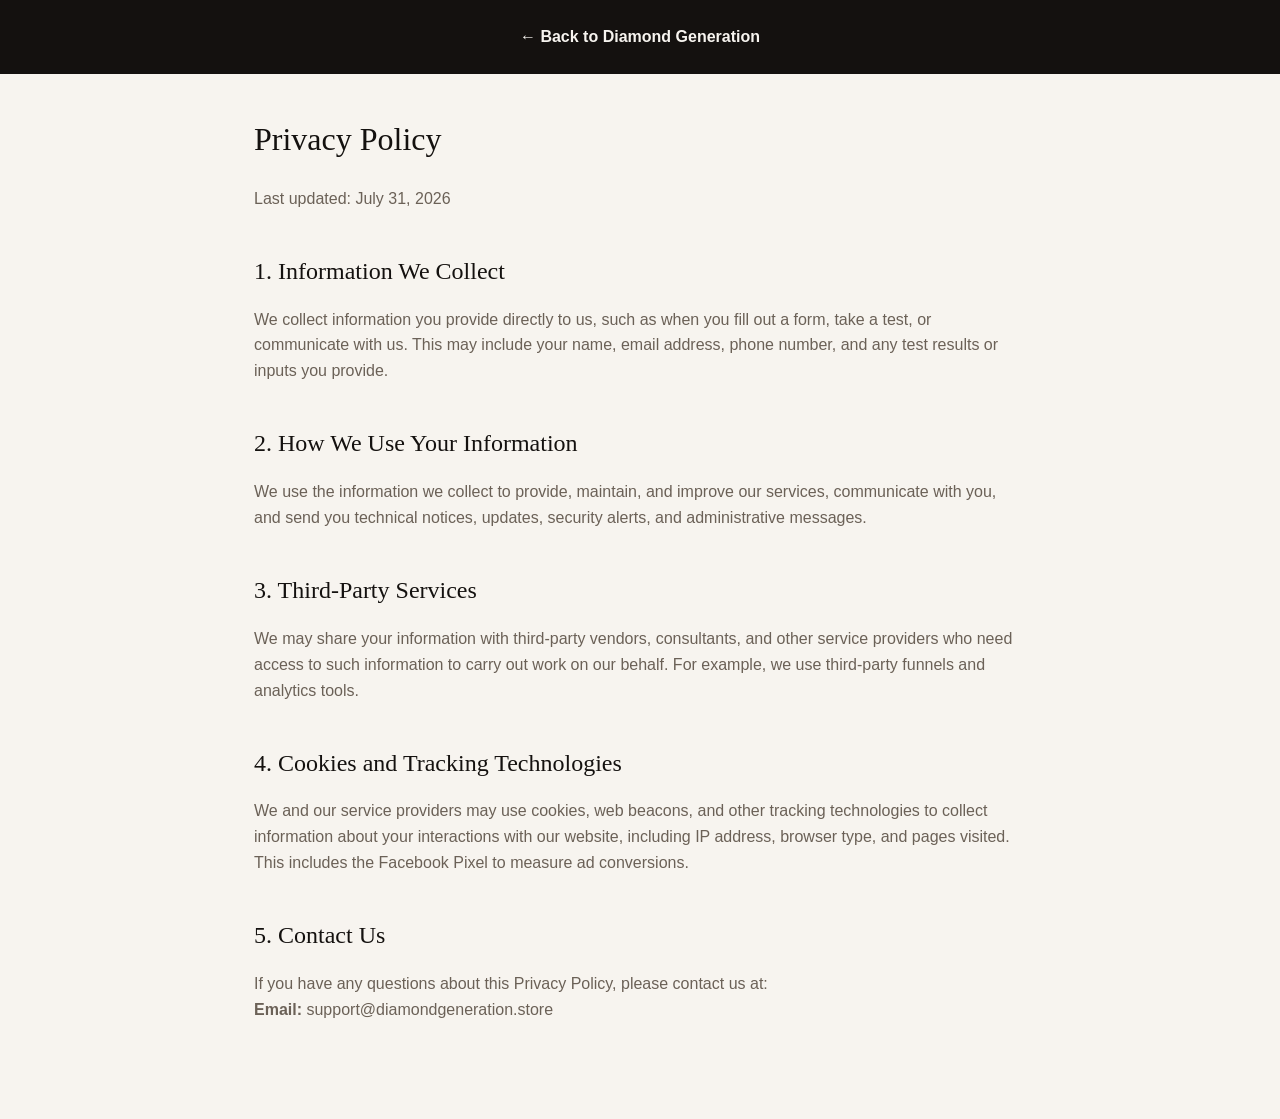
<file: privacy.html>
<!DOCTYPE html>
<html lang="en">
<head>
<meta charset="utf-8">
<meta name="viewport" content="width=device-width, initial-scale=1">
<title>Privacy Policy · Diamond Generation</title>
<style>
:root{--ink:#14110f;--paper:#f7f4ef;--card:#fffdfa;--gold:#a8834e;--gold-soft:#e6d9c4;--muted:#6b6157;--line:#e3dbd0;--bad:#9a4f3f}
*{box-sizing:border-box}
body{margin:0;background:var(--paper);color:var(--ink);font-family:-apple-system,BlinkMacSystemFont,"Segoe UI",Roboto,Helvetica,Arial,sans-serif;line-height:1.62;-webkit-font-smoothing:antialiased}
.wrap{max-width:820px;margin:0 auto;padding:40px 24px 80px}
h1{font-family:Georgia,serif;font-weight:400;font-size:32px;margin:0 0 20px;}
h2{font-family:Georgia,serif;font-weight:400;font-size:24px;margin:40px 0 10px;}
p, li{color:var(--muted); margin-bottom:16px;}
a{color:var(--gold); text-decoration:underline;}
header{background:var(--ink);color:var(--paper);padding:24px;text-align:center;}
header a{color:var(--paper);text-decoration:none;font-weight:bold;}
</style>
</head>
<body>

<header>
  <a href="index.html">← Back to Diamond Generation</a>
</header>

<div class="wrap">
  <h1>Privacy Policy</h1>
  <p>Last updated: July 31, 2026</p>

  <h2>1. Information We Collect</h2>
  <p>We collect information you provide directly to us, such as when you fill out a form, take a test, or communicate with us. This may include your name, email address, phone number, and any test results or inputs you provide.</p>

  <h2>2. How We Use Your Information</h2>
  <p>We use the information we collect to provide, maintain, and improve our services, communicate with you, and send you technical notices, updates, security alerts, and administrative messages.</p>

  <h2>3. Third-Party Services</h2>
  <p>We may share your information with third-party vendors, consultants, and other service providers who need access to such information to carry out work on our behalf. For example, we use third-party funnels and analytics tools.</p>

  <h2>4. Cookies and Tracking Technologies</h2>
  <p>We and our service providers may use cookies, web beacons, and other tracking technologies to collect information about your interactions with our website, including IP address, browser type, and pages visited. This includes the Facebook Pixel to measure ad conversions.</p>

  <h2>5. Contact Us</h2>
  <p>If you have any questions about this Privacy Policy, please contact us at: <br>
  <strong>Email:</strong> support@diamondgeneration.store</p>
</div>

</body>
</html>
</file>
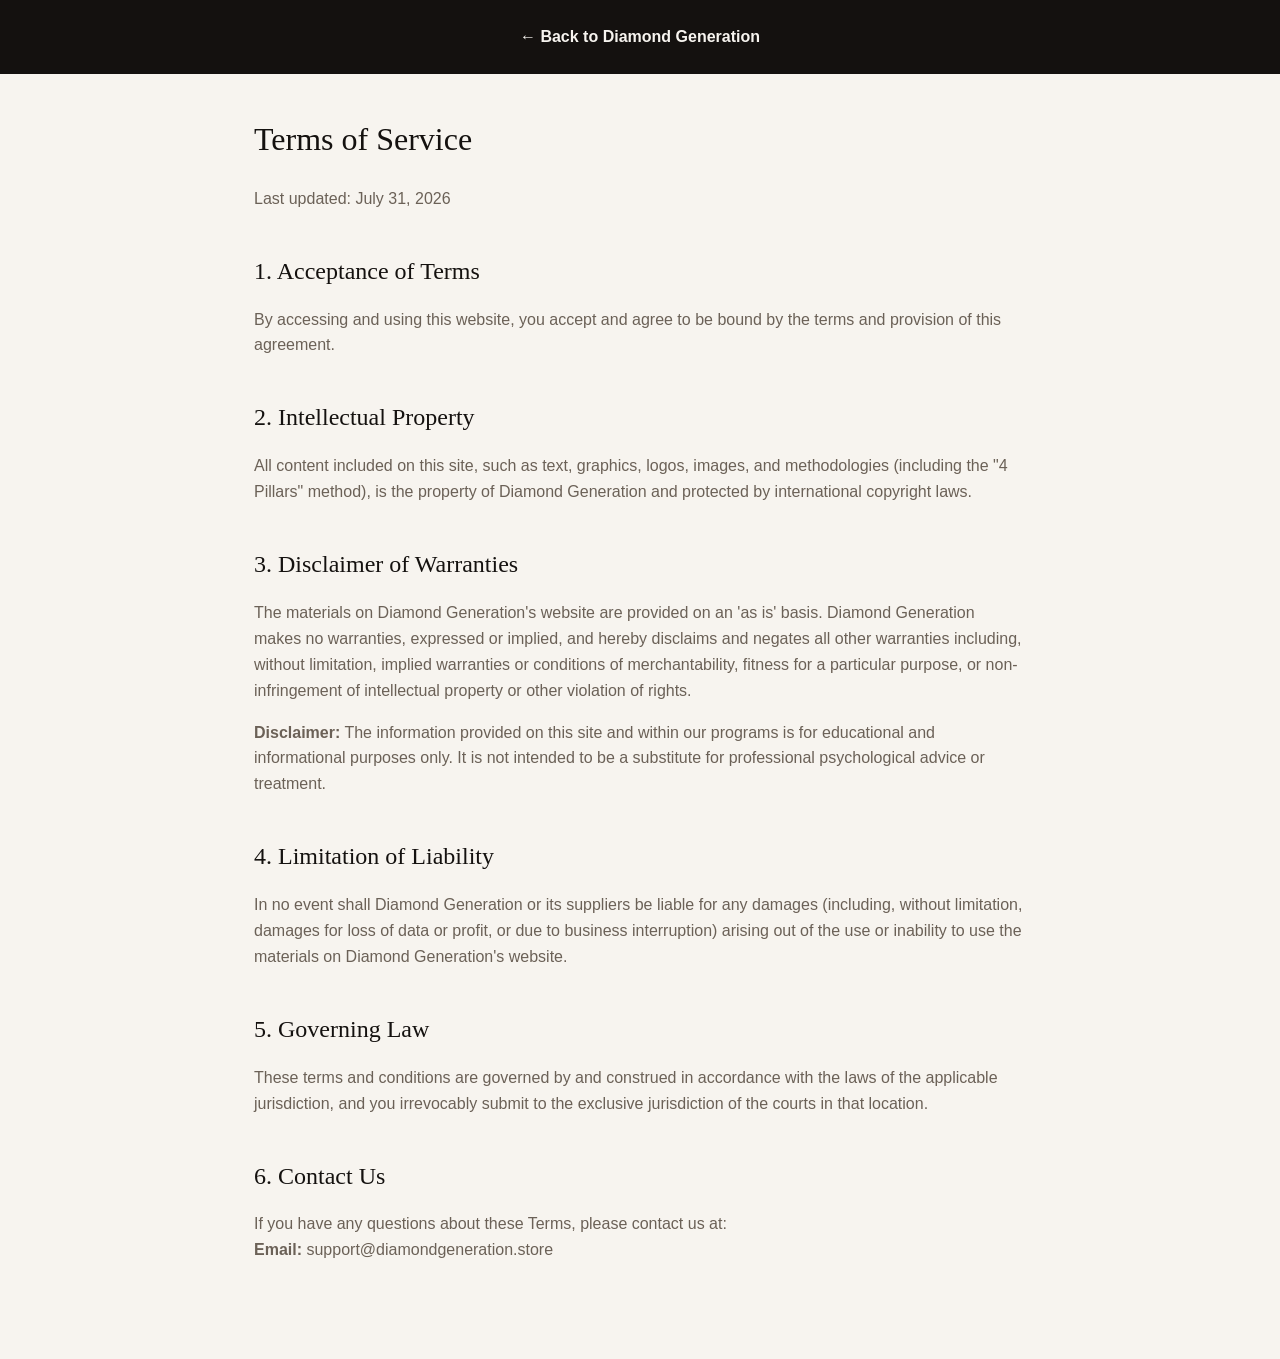
<file: terms.html>
<!DOCTYPE html>
<html lang="en">
<head>
<meta charset="utf-8">
<meta name="viewport" content="width=device-width, initial-scale=1">
<title>Terms of Service · Diamond Generation</title>
<style>
:root{--ink:#14110f;--paper:#f7f4ef;--card:#fffdfa;--gold:#a8834e;--gold-soft:#e6d9c4;--muted:#6b6157;--line:#e3dbd0;--bad:#9a4f3f}
*{box-sizing:border-box}
body{margin:0;background:var(--paper);color:var(--ink);font-family:-apple-system,BlinkMacSystemFont,"Segoe UI",Roboto,Helvetica,Arial,sans-serif;line-height:1.62;-webkit-font-smoothing:antialiased}
.wrap{max-width:820px;margin:0 auto;padding:40px 24px 80px}
h1{font-family:Georgia,serif;font-weight:400;font-size:32px;margin:0 0 20px;}
h2{font-family:Georgia,serif;font-weight:400;font-size:24px;margin:40px 0 10px;}
p, li{color:var(--muted); margin-bottom:16px;}
a{color:var(--gold); text-decoration:underline;}
header{background:var(--ink);color:var(--paper);padding:24px;text-align:center;}
header a{color:var(--paper);text-decoration:none;font-weight:bold;}
</style>
</head>
<body>

<header>
  <a href="index.html">← Back to Diamond Generation</a>
</header>

<div class="wrap">
  <h1>Terms of Service</h1>
  <p>Last updated: July 31, 2026</p>

  <h2>1. Acceptance of Terms</h2>
  <p>By accessing and using this website, you accept and agree to be bound by the terms and provision of this agreement.</p>

  <h2>2. Intellectual Property</h2>
  <p>All content included on this site, such as text, graphics, logos, images, and methodologies (including the "4 Pillars" method), is the property of Diamond Generation and protected by international copyright laws.</p>

  <h2>3. Disclaimer of Warranties</h2>
  <p>The materials on Diamond Generation's website are provided on an 'as is' basis. Diamond Generation makes no warranties, expressed or implied, and hereby disclaims and negates all other warranties including, without limitation, implied warranties or conditions of merchantability, fitness for a particular purpose, or non-infringement of intellectual property or other violation of rights.</p>
  <p><strong>Disclaimer:</strong> The information provided on this site and within our programs is for educational and informational purposes only. It is not intended to be a substitute for professional psychological advice or treatment.</p>

  <h2>4. Limitation of Liability</h2>
  <p>In no event shall Diamond Generation or its suppliers be liable for any damages (including, without limitation, damages for loss of data or profit, or due to business interruption) arising out of the use or inability to use the materials on Diamond Generation's website.</p>

  <h2>5. Governing Law</h2>
  <p>These terms and conditions are governed by and construed in accordance with the laws of the applicable jurisdiction, and you irrevocably submit to the exclusive jurisdiction of the courts in that location.</p>

  <h2>6. Contact Us</h2>
  <p>If you have any questions about these Terms, please contact us at: <br>
  <strong>Email:</strong> support@diamondgeneration.store</p>
</div>

</body>
</html>
</file>
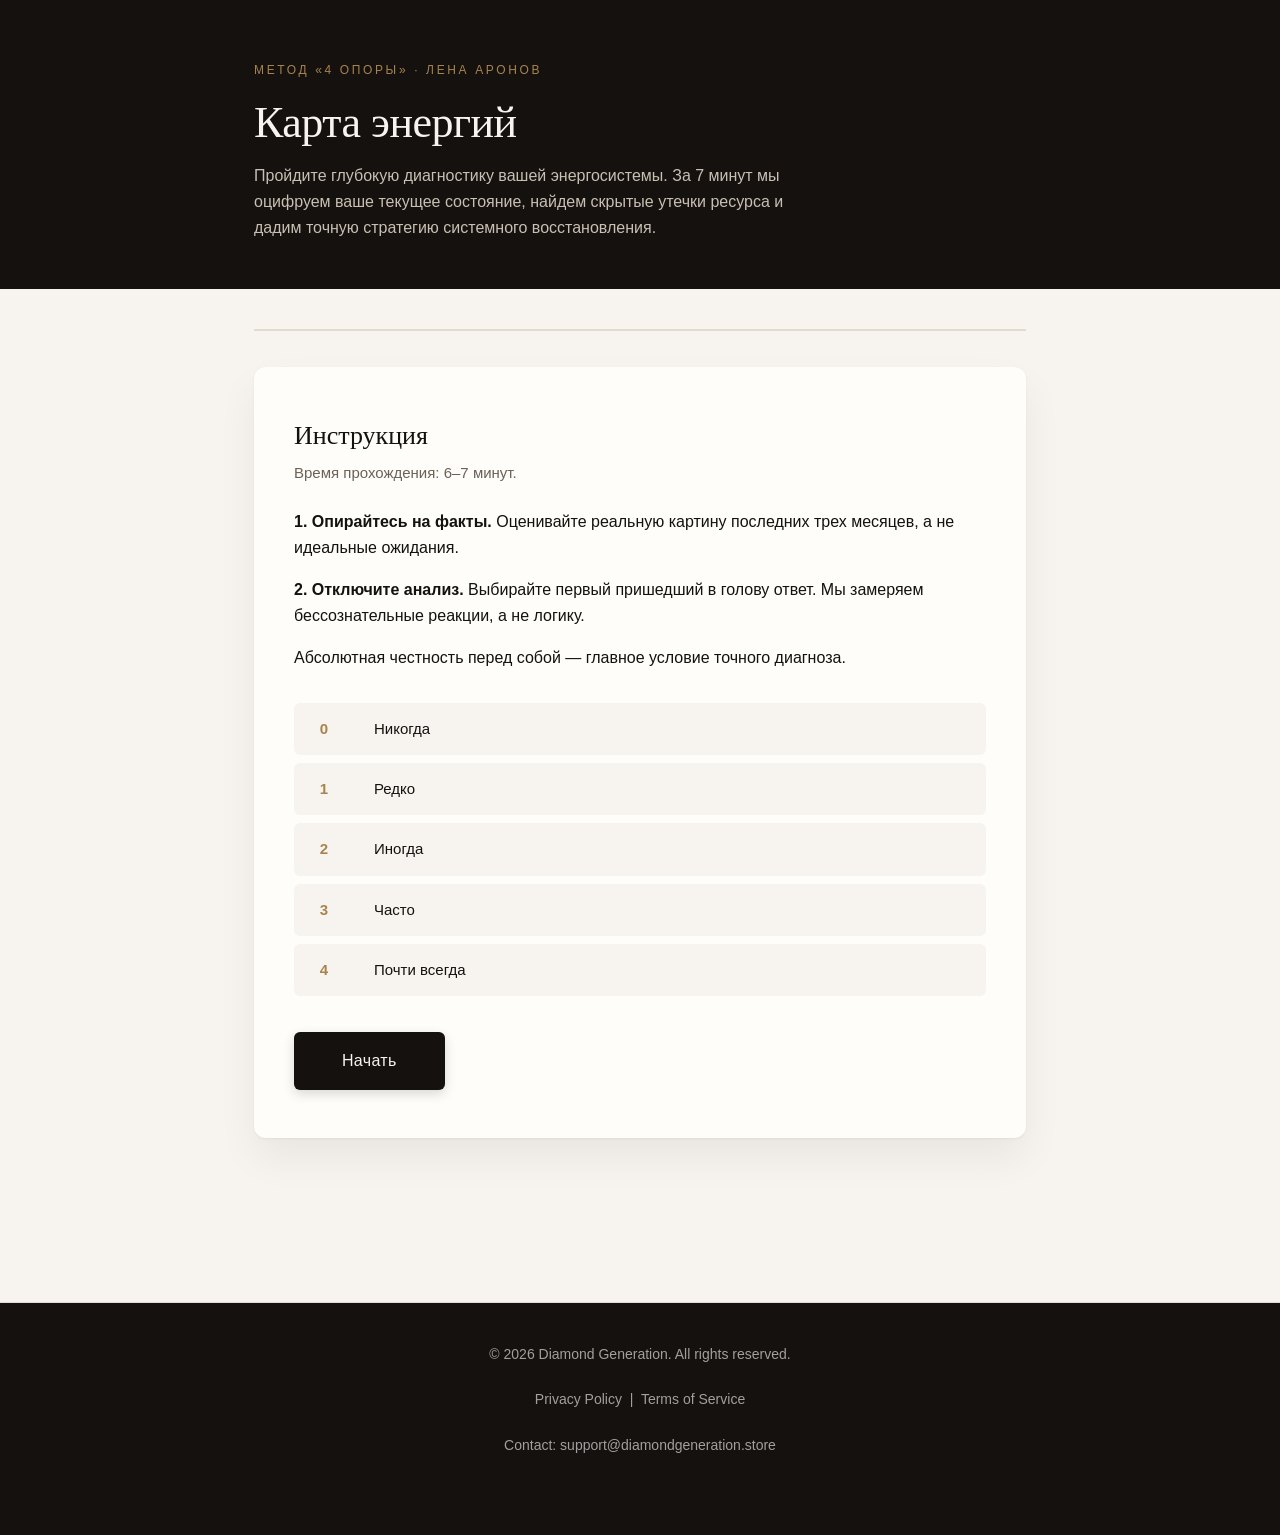
<file: test.html>
<!DOCTYPE html>
<html lang="ru">
<head>
<meta charset="utf-8">
<meta name="viewport" content="width=device-width, initial-scale=1">
<title>Карта энергий · Метод «4 опоры» · Лена Аронов</title>
<style>
:root{--ink:#14110f;--paper:#f7f4ef;--card:#fffdfa;--gold:#a8834e;--gold-soft:#e6d9c4;
--muted:#6b6157;--line:#e3dbd0;--bad:#9a4f3f}
*{box-sizing:border-box}
body{margin:0;background:var(--paper);color:var(--ink);
font-family:-apple-system,BlinkMacSystemFont,"Segoe UI",Roboto,Helvetica,Arial,sans-serif;
line-height:1.62;-webkit-font-smoothing:antialiased}
.wrap{max-width:820px;margin:0 auto;padding:0 24px 80px}
header{background:var(--ink);color:var(--paper);padding:56px 24px 48px;margin-bottom:40px}
header .wrap{padding-bottom:0}
h1{font-family:Georgia,serif;font-weight:400;font-size:clamp(28px,5vw,44px);letter-spacing:-.5px;margin:0 0 14px;line-height:1.15}
.sub{color:#c9bfb2;font-size:16px;margin:0;max-width:580px}
.eyebrow{font-size:12px;letter-spacing:.22em;text-transform:uppercase;color:var(--gold);margin:0 0 18px}
h2{font-family:Georgia,serif;font-weight:400;font-size:26px;margin:0 0 4px}
h3{font-family:Georgia,serif;font-weight:400;font-size:21px;margin:0 0 10px}
.pillar-note{color:var(--muted);font-size:15px;margin:0 0 28px}
.card{background:var(--card);border:none;border-radius:12px;box-shadow: 0 20px 40px rgba(0,0,0,0.06), 0 1px 3px rgba(0,0,0,0.05);padding:48px 40px;margin-bottom:24px}
table.scale{width:100%;border-collapse:separate;border-spacing:0 8px;margin:24px 0;font-size:15px}
table.scale td{padding:14px 20px;background:var(--paper);}
table.scale td:first-child{width:60px;color:var(--gold);font-weight:600;border-radius:6px 0 0 6px;text-align:center;} table.scale td:last-child{border-radius:0 6px 6px 0;}
.q{display:flex;gap:16px;align-items:flex-start;padding:16px 0;border-bottom:1px solid var(--line);flex-wrap:wrap}
.q:last-child{border-bottom:none}
.q .num{color:var(--gold);font-size:13px;min-width:26px;padding-top:3px;font-variant-numeric:tabular-nums}
.q .txt{flex:1;min-width:220px;font-size:16px}
.opts{display:flex;gap:6px;flex-shrink:0}
.opts label{cursor:pointer}
.opts input{position:absolute;opacity:0;width:0;height:0}
.opts span{display:flex;align-items:center;justify-content:center;width:42px;height:42px;
border:1px solid var(--line);border-radius:50%;font-size:14px;color:var(--muted);transition:.15s;user-select:none}
.opts input:checked + span{background:var(--ink);color:var(--paper);border-color:var(--ink)}
.opts label:hover span{border-color:var(--gold)}
.sect-title{font-size:12px;letter-spacing:.18em;text-transform:uppercase;color:var(--gold);margin:28px 0 4px;padding-top:8px}
.nav{display:flex;justify-content:space-between;align-items:center;gap:16px;margin-top:28px;flex-wrap:wrap}
button{font:inherit;cursor:pointer;border:none;padding:15px 34px;transition:.15s}
.primary{background:var(--ink);color:var(--paper);font-size:16px;font-weight:500;border-radius:6px;box-shadow: 0 4px 12px rgba(0,0,0,0.15);padding: 16px 48px;letter-spacing: .02em;}
.primary:hover{background:#2c2621;transform:translateY(-1px);box-shadow: 0 6px 16px rgba(0,0,0,0.2);}
.ghost{background:none;color:var(--muted);border:1px solid var(--line);border-radius:6px;padding:15px 32px;}
.ghost:hover{border-color:var(--gold);color:var(--ink)}
.progress{height:2px;background:var(--line);margin-bottom:36px}
.progress i{display:block;height:2px;background:var(--gold);transition:.3s}
.counter{font-size:13px;color:var(--muted)}
.hidden{display:none}
.warnmsg{color:var(--bad);font-size:14px;margin-top:12px}
.bar-row{margin-bottom:22px}
.bar-top{display:flex;justify-content:space-between;font-size:15px;margin-bottom:7px;gap:12px}
.bar-top b{font-weight:600;font-variant-numeric:tabular-nums}
.bar{height:10px;background:var(--gold-soft);overflow:hidden}
.bar i{display:block;height:10px;transition:width .8s ease}
.tag{font-size:11px;letter-spacing:.1em;text-transform:uppercase;padding:3px 8px;border:1px solid currentColor;margin-left:8px;white-space:nowrap}
.verdict{background:var(--ink);color:var(--paper);padding:48px;border-radius:12px;box-shadow: 0 20px 40px rgba(0,0,0,0.15);margin-bottom:24px}
.verdict h3{margin:0 0 14px}
.verdict p{color:#d8cfc3;margin:0 0 12px}
.verdict p:last-child{margin-bottom:0}
/* gate */
.gate{border:1px solid rgba(168,131,78,0.3);background:var(--card);border-radius:12px;padding:48px;box-shadow: 0 10px 30px rgba(168,131,78,0.08);margin-bottom:24px}
.gate h3{margin:0 0 12px}
.gate .lead{color:var(--muted);margin:0 0 26px}
.gate-list{margin:0 0 18px;padding-left:20px;color:var(--muted)}
.gate-list li{margin-bottom:10px;line-height:1.6}
.gate-list b{color:var(--ink)}
.field{margin-bottom:16px}
.field label{display:block;font-size:13px;letter-spacing:.06em;text-transform:uppercase;color:var(--muted);margin-bottom:7px}
.field input{width:100%;padding:16px;border:1px solid var(--line);border-radius:6px;background:#fff;font:inherit;color:var(--ink);box-shadow: inset 0 2px 4px rgba(0,0,0,0.02);}
.field input:focus{outline:none;border-color:var(--gold)}
.gate button{width:100%;margin-top:10px}
.fineprint{font-size:13px;color:var(--muted);margin-top:16px;text-align:center}
.locked{position:relative;max-height:180px;overflow:hidden;margin-bottom:24px}
.locked:after{content:"";position:absolute;left:0;right:0;bottom:0;height:150px;
background:linear-gradient(transparent,var(--paper))}
.cta{text-align:center;padding:44px 32px;border:1px solid var(--gold);background:var(--card)}
.cta h3{font-size:26px}
.cta p{color:var(--muted);max-width:500px;margin:0 auto 26px}
a.btn{display:inline-block;background:var(--ink);color:var(--paper);text-decoration:none;padding:16px 40px;font-size:16px}
a.btn:hover{background:#2c2621}
.sig{margin-top:48px;padding-top:24px;border-top:1px solid var(--line);color:var(--muted);font-size:14px;text-align:center}
.legend td{padding:8px 10px;border-bottom:1px solid var(--line);font-size:15px;vertical-align:top}
.legend td:first-child{white-space:nowrap;color:var(--gold);font-variant-numeric:tabular-nums}
.nums{font-size:15px;letter-spacing:.02em}
@media(max-width:560px){.q{gap:10px}.opts span{width:32px;height:32px}.card,.gate,.verdict{padding:22px}
.result-header{padding:30px 20px;}
.rh-row-top{flex-wrap:wrap;}
.rh-tag{margin-left:0; margin-top:4px; width:100%; order:3; border:none; padding:0; text-align:left;}
.rh-score{order:2;}
}
.result-header{background:var(--paper); padding:40px 48px; border:1px solid var(--line); margin-bottom:24px;}
.rh-top{border-bottom:1px solid rgba(0,0,0,0.08); padding-bottom:24px; margin-bottom:32px;}
.rh-top h2{font-size:32px; margin:0 0 12px; font-weight:400; font-family:var(--serif);}
.rh-meta{font-size:15px; color:var(--muted); letter-spacing:0.02em; margin:0;}
.rh-row{margin-bottom:28px;}
.rh-row:last-child{margin-bottom:0;}
.rh-row-top{display:flex; justify-content:space-between; align-items:center; margin-bottom:10px;}
.rh-name{font-size:16px; color:var(--ink);}
.rh-tag{font-size:11px; letter-spacing:0.1em; text-transform:uppercase; padding:3px 10px; border:1px solid; margin-left:16px; margin-right:auto;}
.rh-score{font-weight:600; font-size:18px; font-variant-numeric:tabular-nums;}
.rh-bar-bg{height:12px; background:var(--gold-soft); width:100%;}
.rh-bar-fill{height:100%; transition:width 1s cubic-bezier(0.2, 0.8, 0.2, 1);}
</style>
</head>
<body>

<header><div class="wrap">
  <a href="index.html" class="eyebrow" style="display:inline-block; text-decoration:none; cursor:pointer;">Метод «4 опоры» · Лена Аронов</a>
  <h1>Карта энергий</h1>
  <p class="sub">Пройдите глубокую диагностику вашей энергосистемы. За 7 минут мы оцифруем ваше текущее состояние, найдем скрытые утечки ресурса и дадим точную стратегию системного восстановления.</p>
</div></header>

<div class="wrap">
  <div class="progress"><i id="pbar" style="width:0%"></i></div>

  <section id="s0" class="card">
    <h2>Инструкция</h2>
    <p class="pillar-note" style="margin-bottom: 24px;">Время прохождения: 6–7 минут.</p>
    <p style="margin-bottom: 12px;"><b>1. Опирайтесь на факты.</b> Оценивайте реальную картину последних трех месяцев, а не идеальные ожидания.</p>
    <p style="margin-bottom: 12px;"><b>2. Отключите анализ.</b> Выбирайте первый пришедший в голову ответ. Мы замеряем бессознательные реакции, а не логику.</p>
    <p>Абсолютная честность перед собой — главное условие точного диагноза.</p>
    <table class="scale">
      <tr><td>0</td><td>Никогда</td></tr><tr><td>1</td><td>Редко</td></tr>
      <tr><td>2</td><td>Иногда</td></tr><tr><td>3</td><td>Часто</td></tr>
      <tr><td>4</td><td>Почти всегда</td></tr>
    </table>
    <div class="nav">
      <button class="primary" onclick="go(1)">Начать</button></div>
  </section>

  <section id="quiz" class="hidden"></section>
  <section id="leadgate" class="hidden card" style="text-align: center; padding: 48px 40px; margin-top: 40px; background: var(--white);">
    <h2 style="margin-bottom: 16px;">Ваш разбор готов</h2>
    <p style="color: var(--muted); margin-bottom: 32px; font-size: 16px;">Укажите email, чтобы получить результаты на почту и увидеть их прямо сейчас.</p>
    <form id="leadform" style="max-width: 360px; margin: 0 auto; text-align: left;">
      <input type="text" id="lf-name" name="name" placeholder="Ваше имя" required style="width: 100%; padding: 14px 16px; margin-bottom: 16px; border: 1px solid rgba(0,0,0,0.1); border-radius: 8px; font-family: inherit; font-size: 16px; box-sizing: border-box; background: var(--paper);">
      <input type="email" id="lf-email" name="email" placeholder="Ваш Email" required style="width: 100%; padding: 14px 16px; margin-bottom: 24px; border: 1px solid rgba(0,0,0,0.1); border-radius: 8px; font-family: inherit; font-size: 16px; box-sizing: border-box; background: var(--paper);">
      <button type="submit" class="btn" id="lf-submit" style="width: 100%;">ПОКАЗАТЬ РЕЗУЛЬТАТЫ</button>
    </form>
  </section>
  <section id="result" class="hidden"></section>
</div>

<script>
/* ====== НАСТРОЙКА: вставьте сюда ссылку Google Apps Script ====== */
const WEBHOOK = 'https://script.google.com/macros/s/AKfycbyAU9uCGpbdZKxIV0kKbgaW2WAqU18-FzqVWevxKvveNZ9JqWsSknT7CRZSak0esDEh/exec';
/* ================================================================ */

const PILLARS=[
{key:'m',name:'Ментальная опора',note:'Голова: ясность, решения, внимание, внутренний шум.',
 groups:[['Поток мыслей и шум',['Я просыпаюсь ночью, и в голове сразу включается список задач.','Мысли крутятся по кругу, и я не могу остановить их усилием воли.','Мне трудно закончить одну мысль, не перескочив на другую.']],
['Решения',['Решения, которые раньше я принимал за минуту, теперь занимают дни.','Я перепроверяю уже принятые решения по несколько раз.','К вечеру я не могу выбрать даже что съесть.']],
['Внимание и фокус',['Я беру телефон сделать одно, а через двадцать минут понимаю, что делал другое.','Мне сложно удержать внимание на одной задаче дольше пятнадцати минут.','Я работаю больше часов, а успеваю меньше, чем раньше.']],
['Ясность и стратегия',['Я перестал видеть картину целиком, вижу только ближайшие задачи.','Я не могу сформулировать, куда идёт моё дело через три года.','Стратегические сессии превратились для меня в формальность.']]]},
{key:'f',name:'Физическая опора',note:'Тело: сон, энергия, напряжение, сигналы организма.',
 groups:[['Сон',['Я сплю меньше шести часов в сутки.','Я засыпаю только с помощью алкоголя, снотворного или полного изнеможения.','Я просыпаюсь между тремя и пятью утра и больше не засыпаю.']],
['Энергия в течение дня',['К середине дня наступает провал, который я закрываю кофе или сахаром.','Я держусь на кофеине, а не на собственной энергии.','Утром мне нужно от тридцати минут, чтобы прийти в рабочее состояние.']],
['Напряжение в теле',['У меня постоянно сжата челюсть или напряжена шея.','Плечи как бетон, и это не проходит после массажа.','Я задерживаю дыхание, когда думаю о работе.']],
['Сигналы организма',['У меня скачет давление.','У меня есть боль или симптом, который я игнорирую больше полугода.','Я откладываю визит к специалисту, потому что боюсь того, что услышу.']]]},
{key:'d',name:'Духовная опора',note:'Смысл: зачем, ради чего, что останется.',
 groups:[['Вкус к жизни',['Я достиг того, к чему шёл, и не почувствовал ничего.','Я не помню, когда последний раз искренне смеялся.','Я не чувствую вкуса еды и запаха утра.']],
['Смысл и направление',['Я не могу ответить себе на вопрос, ради чего всё это.','Я обслуживаю образ успешного человека, а не живу.','Мне скучно побеждать по правилам, которые я сам же и создал.']],
['Внутренняя опора',['Я не понимаю, кто я, если убрать мою должность и моё дело.','Мне не на что опереться внутри, когда снаружи всё рушится.','Я боюсь тишины: в ней слышны вопросы, на которые нет ответов.']],
['Наследие',['Я думаю, что после меня останется только отчёт и цифры.','Я боюсь не успеть сделать то, ради чего вообще пришёл.','Мысль о смерти вызывает не страх, а горечь несделанного.']]]},
{key:'s',name:'Социальная опора',note:'Отношения, границы, роли и структура дела.',
 groups:[['Семья и близкие',['Дома я присутствую телом, а мыслями остаюсь в работе.','Я проверяю телефон, когда со мной разговаривают дети или партнёр.','Я пропустил важное семейное событие из-за работы за последние полгода.']],
['Одиночество',['Мне не с кем говорить о том, что со мной происходит на самом деле.','Я не могу быть слабым ни перед командой, ни перед семьёй, ни перед партнёрами.','Я держу маску уверенности, когда внутри пустота.']],
['Границы',['Я не могу отказать, когда меня просят о рабочем в нерабочее время.','У меня нет ни одного дня в неделю без рабочих сообщений.','Я беру отпуск с ноутбуком и работаю в нём.']],
['Команда и делегирование',['Все важные вопросы рано или поздно приходят ко мне.','Если я выпаду на неделю, дело начнёт сыпаться.','Мои руководители не берут ответственность, и я не понимаю почему.']]]}
];

/* ---- ТЕКСТЫ ИНТЕРПРЕТАЦИЙ ---- */
const BANDS={"m":[["0–25. Держит","<p>Голова в порядке. Вы принимаете решения и не переплачиваете за них ресурсом, внимание слушается, внутренний шум не мешает думать.</p><p>Это редкий результат для человека, который ведёт дело. Значит, у вас либо выстроен режим восстановления, либо нагрузка пока не превысила ваш потолок.</p><p>Одно замечание: ментальная опора обваливается быстрее остальных и почти всегда последней подаёт сигнал. Человек замечает, что перестал думать, только когда уже несколько месяцев не думает. Если по другим опорам у вас есть просадка, следите за головой особенно: она пойдёт следом.</p>"],["26–50. Первые трещины","<p>Вы ещё справляетесь, но уже за счёт запаса. Решения даются, просто дороже, чем раньше. Появились дни, когда к вечеру голова не работает совсем.</p><p>Это стадия, на которой всё ещё можно обойтись малым. Ментальная опора восстанавливается быстрее остальных: при точечной работе сдвиг обычно заметен за две недели, потому что мозгу не нужно отращивать новую ткань, ему нужно перестать работать в режиме постоянной тревоги.</p><p>Что происходит, если не трогать: трещины не остаются трещинами. Через полгода в этом же тесте у вас будет 60–70, и тогда работать придётся дольше и глубже.</p>"],["51–75. Просела","<p>Это ваша основная утечка. Вы платите за каждое решение больше, чем оно стоит, и к вечеру у вас не остаётся ресурса даже на бытовой выбор.</p><p>Что здесь важно понять: дело не в том, что вы стали хуже думать. Ваш мозг физически работает в режиме постоянного фонового сканирования угроз. В таком режиме префронтальная кора, которая отвечает за стратегию и сложные решения, получает ресурс по остаточному принципу. Вы не поглупели. У вас перекрыт доступ к собственному мышлению.</p><p>Отсюда и характерный эффект: вы делаете больше часов и получаете меньше результата, а любая попытка «взять себя в руки» и поработать усерднее только ухудшает картину.</p><p>Хорошая новость в том, что это самая быстро восстанавливаемая опора. Заметный сдвиг обычно наступает в первые две недели, потому что убирается не следствие, а причина шума.</p>"],["76–100. Обрушена","<p>Ваше мышление сейчас не ваш инструмент. Оно работает в аварийном режиме: реагирует, но не выбирает.</p><p>В этом состоянии человек продолжает управлять делом, и это самое опасное. Решения принимаются, но качество их падает так, что через полгода приходится разгребать последствия. Вы не видите этого изнутри: чтобы заметить падение качества мышления, нужно то самое мышление, которого сейчас нет.</p><p>Признаки, что вы именно здесь: вы не помните вчерашний день, перечитываете одно письмо трижды, откладываете решения неделями, а ночью не можете остановить поток мыслей.</p><p>Это состояние не решается отдыхом. Отпуск на две недели даст облегчение и откат сразу по возвращении, потому что причина не в накопленной усталости, а в том, как устроен ваш день и ваша нагрузка.</p><p>Начинать надо не с головы. Голова в таком состоянии не может починить сама себя. Начинать надо с тела и с разгрузки контура принятия решений.</p>"]],"f":[["0–25. Держит","<p>Тело работает и даёт ресурс. Сон восстанавливает, энергия ровная, организм не подаёт сигналов, которые приходится игнорировать.</p><p>Это ваш главный актив, и он же ваша страховка: пока физическая опора цела, остальные три можно поднять относительно быстро. Все восстановительные процессы, включая ментальные, идут на физическом ресурсе.</p><p>Если у вас просело в других опорах, вам повезло больше, чем большинству: у вас есть чем работать.</p>"],["26–50. Первые трещины","<p>Тело начало напоминать о себе. Появились провалы среди дня, кофе стал не удовольствием, а необходимостью, вечером не остаётся ничего.</p><p>Это стадия, на которой всё ещё обратимо коротким вмешательством. Организм пока просит, а не требует.</p><p>Что важно: на этом этапе почти все решают проблему добавлением. Добавляют спорт, добавляют витамины, добавляют раннее вставание. Это работает против вас. Тело в состоянии дефицита не нуждается в дополнительной нагрузке, оно нуждается в устранении утечки. Сначала находим, куда уходит, потом добавляем.</p>"],["51–75. Просела","<p>Ваша основная утечка в теле. И это, как ни странно, лучший из возможных диагнозов.</p><p>Почему: практически все в таком состоянии уверены, что у них проблема с мотивацией. Пропал драйв, ничего не хочется, цели не зажигают. Человек начинает искать новые цели, менять нишу, читать про смысл жизни. А на самом деле он несколько лет не высыпается.</p><p>Мотивация это не характер. Это биохимия, которая производится в теле при определённых условиях. Уберите сон, и через несколько месяцев самый заряженный человек перестанет хотеть чего бы то ни было. Верните сон, и желание вернётся само, без единого разговора про мотивацию.</p><p>Я видела это десятки раз. Человек приходит с запросом «потерял мотивацию, ничего не хочу», мы вообще не трогаем мотивацию, наводим порядок в сне и режиме, и через три недели у него появляется столько идей, что он не успевает записывать.</p><p>Что ещё сюда входит помимо сна: хроническое мышечное напряжение, которое вы уже не замечаете, задержки дыхания, дефициты, о которых вы не знаете, и симптомы, которые вы объясняете словом «переутомление».</p>"],["76–100. Обрушена","<p>Ваше тело уже не сигнализирует, оно требует.</p><p>Скачки давления, сердцебиение без нагрузки, симптом, который вы игнорируете больше полугода, страх идти к специалисту, потому что боитесь того, что услышите. Каждый из этих пунктов по отдельности можно объяснить. Вместе они складываются в картину организма, который держится на пределе.</p><p>Скажу прямо, без смягчения: в этой зоне вопрос уже не в эффективности и не в качестве жизни. Здесь вопрос в том, сколько времени у вас есть до момента, когда решение примет за вас организм.</p><p>Психосоматика работает не как метафора. Когда нервная система долго живёт в режиме мобилизации, тело начинает выключать функции, которые считает второстепенными: пищеварение, восстановление, иммунитет, репродукцию. Это не поломка, это программа выживания. Она перестанет работать против вас только тогда, когда организм получит сигнал, что угроза ушла.</p><p>Первое, что надо сделать: дойти до врача и закрыть медицинскую часть. Работа с состоянием не заменяет обследования. Второе: убрать нагрузку, а не добавить к ней ещё и «работу над собой».</p>"]],"d":[["0–25. Держит","<p>Вы знаете, ради чего всё это. У вас есть внутренняя опора, которая не зависит от результатов, статуса и чужой оценки.</p><p>Это то, чего нет у большинства людей вашего уровня. Именно эта опора определяет, переживёте вы кризис или он вас разберёт: когда рушится внешнее, человек стоит ровно настолько, насколько у него есть внутреннее.</p><p>Держите её. Она восстанавливается дольше всех остальных.</p>"],["26–50. Первые трещины","<p>Появились вопросы, которых раньше не было. «Зачем всё это», «а дальше что», «я к этому шёл двадцать лет и почему-то ничего не чувствую».</p><p>Обычно эти вопросы приходят не в кризис, а наоборот, после достижения. Пока вы бежали, вопроса не было: цель заменяла смысл. Цель достигнута, и оказалось, что это не одно и то же.</p><p>Это нормальная и здоровая стадия, если её не заглушать. Заглушают обычно двумя способами: новой целью побольше или полным отрицанием («некогда думать о ерунде»). Оба способа работают, но недолго, и с каждым разом всё хуже.</p>"],["51–75. Просела","<p>Ваша основная утечка в смысле, и это самая тяжёлая для распознавания просадка.</p><p>Вы, скорее всего, не сможете внятно объяснить окружающим, что с вами. Снаружи всё в порядке: дело идёт, деньги есть, семья на месте, здоровье терпимое. Пожаловаться не на что, и от этого только хуже, потому что появляется дополнительная вина за то, что вам плохо при объективно хорошей жизни.</p><p>Как это выглядит изнутри: вы достигаете и не чувствуете. Закрываете сделку, о которой мечтали, и на балконе после ловите себя на мысли, что вам всё равно. Не помните, когда последний раз искренне смеялись. Делаете то, что делаете, потому что надо, потому что ответственность, потому что все зависят.</p><p>Это не депрессия в клиническом смысле и не лень. Это состояние, когда система целей исчерпала себя, а новой не появилось. Внутри пусто не потому, что вы пустой, а потому, что то, чем вы наполнялись двадцать лет, перестало наполнять.</p><p>Важное предупреждение: эта опора не чинится размышлениями и не чинится чтением. Смысл не находится в голове, он находится в опыте. Поэтому все попытки «сесть и подумать, чего я хочу» заканчиваются ничем.</p>"],["76–100. Обрушена","<p>Вы не понимаете, кто вы, если убрать вашу должность и ваше дело.</p><p>Это состояние, в котором человек может прожить годы, и внешне никто не заметит. Он будет работать, зарабатывать, ездить в отпуск и выступать на конференциях. Внутри при этом выжженная территория и тихий вопрос в три часа ночи, на который нет ответа.</p><p>Здесь появляется характерная мысль: не о смерти со страхом, а о смерти с горечью. «Неужели это всё. Неужели я просто архив цифр». Если эта мысль вам знакома, вы в этой зоне.</p><p>Что важно понимать про эту зону: она заканчивается двумя способами. Либо человек разрушает то, что построил, потому что больше не может это выносить: уходит из дела, из брака, из страны, часто резко и разрушительно. Либо тело берёт паузу за него, и тогда это болезнь.</p><p>Третий путь есть, но он требует работы, а не решения. Смысл не восстанавливается усилием воли и не приходит от того, что вы прочитаете правильную книгу. Он собирается заново, и на это нужно время.</p><p>Отдельно скажу: если в этом состоянии появляются мысли о том, что жить незачем, это не тема для работы с состоянием. Это тема, с которой надо идти к специалисту по кризисным состояниям, и идти сразу.</p>"]],"s":[["0–25. Держит","<p>У вас выстроены границы, дело не замкнуто на вас, и есть люди, с которыми вы можете быть собой.</p><p>Это редкость среди тех, кто строит своё. Обычно эта опора проседает первой и остаётся просевшей дольше всех, потому что её просадку легче всего оправдать: «сейчас такой период», «потом наверстаю», «я же ради них и работаю».</p><p>У вас этого нет. Значит, у вас есть куда возвращаться, и это то, что вытащит вас из любой другой просадки.</p>"],["26–50. Первые трещины","<p>Границы поплыли. Рабочее заходит в личное, дома вы уже не всегда присутствуете, отпуск берётся с ноутбуком.</p><p>Пока это не критично, но есть закономерность: социальная опора не проседает рывком, она проседает незаметно и постепенно, и в какой-то момент человек обнаруживает, что у него не осталось ни одного разговора, который не про дело.</p><p>Проверьте себя одним вопросом: с кем вы можете говорить о том, что с вами происходит на самом деле? Если ответ занимает больше пяти секунд, трещина глубже, чем кажется.</p>"],["51–75. Просела","<p>Ваша основная утечка в структуре, и это самый недооценённый вид выгорания.</p><p>Здесь работает механика, которую почти никто не связывает с состоянием: пока все решения тянутся к одному человеку, его голова не выключается никогда. Не потому что он не умеет отдыхать, а потому что система реально требует его постоянного присутствия. Он не может выключиться, потому что если он выключится, встанет всё.</p><p>Вы построили то, что должно было дать вам свободу, и получили конструкцию, которая держится на вашем износе.</p><p>Отсюда вытекает главное: эту просадку бесполезно чинить через практики, медитации и работу с головой. Можно сколько угодно учиться расслабляться, но если завтра к вам снова придут сорок вопросов, которые могли бы решиться без вас, эффект исчезнет к обеду.</p><p>Здесь чинится не человек, а структура: кто за что отвечает, где ваши границы, что вы делаете сами и почему. Это работа не про психологию, это работа про управление.</p><p>Вторая часть этой опоры, о которой говорят реже: одиночество. Вам нельзя быть слабым перед командой, нельзя перед партнёрами, часто нельзя перед семьёй. Вы носите маску несокрушимости, и чем дольше вы её носите, тем меньше остаётся людей, которые видели вас без неё.</p>"],["76–100. Обрушена","<p>Вы узкое место собственного дела и одновременно человек, которому не с кем об этом поговорить.</p><p>В этой зоне обычно совпадают две вещи. Первая: дело физически не может существовать без вашего ежедневного участия, и вы это знаете. Вторая: дома вас уже не ждут как человека, вас ждут как функцию, и вы это тоже знаете.</p><p>Характерный признак: вам сказали, что с вами стало тяжело, и вы понимаете, что это правда, но не понимаете, что с этим делать.</p><p>Здесь есть развилка, которую надо назвать прямо. Такое состояние заканчивается либо перестройкой структуры, либо потерей. Чаще всего потерей отношений, потому что бизнес терпит дольше, чем люди.</p><p>Работа в этой зоне начинается не с разговоров о балансе. Она начинается с разбора конструкции: что у вас на самом деле замкнуто на вас, что из этого можно снять на следующей неделе, а что придётся перестраивать месяцами. Обычно первую треть нагрузки удаётся снять быстрее, чем человек ожидает, и это даёт воздух для всего остального.</p>"]]};
const LEVELS=[["0–100. Система держит","<p>Ваши четыре опоры работают. Есть напряжение, но нет утечки: то, что вы тратите, вы восстанавливаете.</p><p>Это состояние, ради которого люди приходят на программы. У вас оно уже есть, и главная задача сейчас не улучшать, а не потерять. Опоры обваливаются не в кризис, а в период роста, когда кажется, что можно ещё немного поднажать.</p>"],["101–200. Работа на запасе","<p>Вы справляетесь, но не за счёт восстановления, а за счёт резерва. Резерв конечен.</p><p>Внешне на этом уровне всё выглядит нормально, и в этом ловушка: повода что-то менять нет, потому что пока получается. Обычно люди начинают действовать на следующем уровне, когда получаться перестаёт, и тогда работы становится в три раза больше.</p><p>Сейчас у вас окно, в котором вмешательство короткое и дешёвое.</p>"],["201–300. Система просела","<p>Больше половины вашего ресурса уходит в утечки. Вы работаете, но каждое действие обходится вам дороже, чем должно.</p><p>На этом уровне человек обычно уже пробовал что-то делать: отпуск, спорт, добавки, возможно, терапию. И заметил, что эффекта хватает ненадолго. Причина не в том, что методы плохие, а в том, что они точечные, а просело в нескольких местах сразу, и опоры тянут друг друга вниз.</p><p>Здесь нужна не одна мера, а последовательность: в каком порядке поднимать, потому что если начать не с той опоры, результат не удержится.</p>"],["301–400. Аварийный режим","<p>Все четыре опоры перегружены одновременно. Организм и психика работают на аварийном питании.</p><p>Скажу прямо: в этом состоянии люди обычно не проходят тесты. То, что вы дошли до конца, само по себе говорит о том, что ресурс ещё есть, и о том, что вы уже понимаете: так дальше нельзя.</p><p>Здесь не работают частичные меры и не работает «начну с понедельника». Здесь нужно снимать нагрузку, а не добавлять к ней новые задачи по саморазвитию. И первое, что стоит сделать в ближайшие дни: закрыть медицинскую часть, дойти до врача и проверить то, что вы давно откладываете.</p>"]];
const PROFILES={"mf":["Ментальная + Физическая. «Перегретый мотор»","<p>Голова не выключается, тело не восстанавливается, и эти две вещи держат друг друга.</p><p>Механика простая: невыспавшийся мозг не может остановить поток мыслей, а поток мыслей не даёт заснуть. Круг замыкается, и с каждой неделей затягивается.</p><p>Этот профиль хорош тем, что размыкается он в одной точке: со сна. Не с дисциплины, не с медитаций, не с силы воли, а с восстановления физиологии сна. Когда сон возвращается, ментальный шум падает сам, без отдельной работы с ним.</p><p>Типичная ошибка этого профиля: пытаться сначала успокоить голову. Не получится. Голова успокаивается на выспавшемся теле, а не наоборот.</p>"],"ms":["Ментальная + Социальная. «Всё замкнуто на мне»","<p>Классический профиль основателя, и самый частый из всех.</p><p>Голова не выключается не потому, что вы тревожный человек, а потому, что вы действительно единственная точка сборки. Сорок решений в день приходят к вам, потому что больше некуда. Мозг это знает и держит фон постоянно.</p><p>Отсюда главный вывод: работать с головой напрямую в этом профиле почти бесполезно. Любая техника расслабления смоется первым же рабочим днём.</p><p>Разбирать надо конструкцию: что реально требует вас, что тянется к вам по привычке, а что вы не отдаёте, потому что боитесь потерять контроль. Обычно оказывается, что первая треть нагрузки снимается за пару недель, и голова начинает выключаться сама.</p>"],"md":["Ментальная + Духовная. «Умный и пустой»","<p>Вы думаете быстро, но не понимаете, зачем.</p><p>Этот профиль встречается у людей, которые долго решали интересные задачи и в какой-то момент заметили, что задачи кончились. Не потому что их нет, а потому что они перестали быть интересными. Голова продолжает работать по привычке, перемалывая то, что уже не имеет для вас значения.</p><p>Отсюда особый вид усталости: не от нагрузки, а от бессмысленности нагрузки. Такая усталость не лечится отдыхом, потому что после отдыха возвращаешься ровно туда же.</p><p>Работа в этом профиле идёт не с эффективностью, а с направлением. Пока нет ответа, куда, любое ускорение только увеличивает раздражение.</p>"],"fd":["Физическая + Духовная. «Дальше некуда»","<p>Тело истощено, смысла нет, и это самое опасное сочетание из шести.</p><p>Опасное оно потому, что здесь нет тормозов. Тело не даёт ресурса, чтобы что-то менять, а отсутствие смысла убирает причину что-то менять. Человек в этом профиле не борется, он ждёт.</p><p>Если это ваш случай, скажу прямо: сначала тело. Не потому что оно важнее, а потому что вопрос смысла в истощённом организме не решается в принципе. Мозг на дефиците физически не способен видеть перспективу, это его нормальная работа в режиме выживания. Вы не найдёте ответа на вопрос «зачем», пока не выспитесь.</p><p>Порядок именно такой, и он не обсуждается: сначала физика, потом смысл.</p>"],"fs":["Физическая + Социальная. «Тяну всё на себе»","<p>Вы несёте нагрузку, которую физически невозможно нести одному, и организм начал выставлять счёт.</p><p>Здесь просадка тела это не отдельная проблема, а прямое следствие структуры. Человек, к которому стекается всё, не может позволить себе выспаться, поесть нормально и остановиться, потому что остановка означает, что встанет система.</p><p>Хорошая новость в том, что этот профиль даёт самый быстрый видимый результат. Как только часть нагрузки уходит с вас, тело начинает восстанавливаться почти сразу, потому что резерв у организма обычно ещё есть, ему просто не давали им воспользоваться.</p><p>Начинать надо с разгрузки контура, а не с попыток лучше высыпаться при той же нагрузке.</p>"],"ds":["Духовная + Социальная. «Один среди своих»","<p>Вы не понимаете, ради чего всё это, и вам не с кем об этом поговорить.</p><p>Эти две просадки усиливают друг друга самым неприятным образом. Смысл у человека почти никогда не рождается в одиночестве: он появляется в контакте, в разговоре, в отражении от другого. А когда рядом нет никого, кому можно сказать правду о своём состоянии, вопрос «зачем» остаётся без ответа годами.</p><p>Второй слой: вы не можете показать это состояние никому из окружения. Команде нельзя, партнёрам нельзя, семье жалко или бесполезно. Поэтому вы носите маску, и чем дольше носите, тем сильнее ощущение, что настоящего вас никто не видел уже очень давно.</p><p>Работа здесь начинается не с поиска смысла, а с появления хотя бы одного пространства, где можно не держать лицо. Дальше смысл собирается сам, потому что ему наконец есть где проявиться.</p>"]};
const SPREAD=[["Точечная утечка (разброс между максимумом и минимумом 25 баллов и больше)","<p>Разброс между вашими опорами большой, и это хорошая новость.</p><p>Значит, утечка локальная: три опоры держат, одна проваливается. Система в целом жива, вы не разобраны, у вас просто пробита одна конкретная точка.</p><p>Такие случаи чинятся быстрее и дешевле всего. Работа идёт адресно, и результат виден по всей системе, потому что опоры связаны: когда перестаёт течь в одном месте, у остальных трёх появляется ресурс.</p><p>Единственное, чего делать не надо: чинить всё сразу. Это самая частая ошибка людей с точечной утечкой. Человек видит цифры, пугается и берётся за всё: спорт, медитации, психолог, перестройка компании. В результате нагрузка растёт, а дыра остаётся на месте.</p>"],["Равномерная просадка (разброс меньше 25 баллов)","<p>Просело равномерно по всем четырём опорам. Локальной дыры нет, система работает на пределе целиком.</p><p>Это состояние сложнее точечного, но не безнадёжнее. Просто здесь критичен порядок действий, и большинство людей его нарушают.</p><p>Порядок такой: сначала физическая опора, потом ментальная, потом социальная, потом духовная. Это не про важность, это про физику. На истощённом теле не восстанавливается мышление. На неработающем мышлении не перестраивается структура дела. И только когда появился ресурс и убрана часть нагрузки, имеет смысл вопрос «ради чего».</p><p>Пытаться идти в обратном порядке, то есть начинать с поиска смысла, самая частая и самая дорогая ошибка. Она стоит людям месяцев и заканчивается выводом «мне ничего не помогает».</p>"]];
const SPECIAL={"allgood":["Все четыре опоры 25 и ниже. «Система в норме»","<p>По всем четырём опорам вы в зелёной зоне. Это редкий результат, и его стоит признать.</p><p>Программа по методу «4 опоры» вам сейчас не нужна, и я говорю это прямо, хотя мне это невыгодно. Работать с человеком, у которого всё держит, значит чинить исправное.</p><p>Что имеет смысл сделать: сохранить эти цифры и пройти тест ещё раз через три месяца. Опоры обваливаются не в кризис, а на подъёме, когда кажется, что можно ещё поднажать. Сравнение двух карт покажет вам движение раньше, чем вы его почувствуете.</p>"],"allbad":["Все четыре опоры 76 и выше. «Красная зона»","<p>Все четыре опоры в критической зоне одновременно.</p><p>Не буду смягчать: это состояние, в котором вопрос стоит не об эффективности и не о качестве жизни. Организм и психика работают на аварийном питании, и то, что вы функционируете, означает, что вы расходуете последний резерв.</p><p>Что нужно сделать в ближайшие дни, а не когда-нибудь:</p><p>Первое: дойти до врача и закрыть медицинскую часть. Проверить то, что вы откладываете. Работа с состоянием не заменяет обследования, и я не возьмусь работать с человеком, который не знает, что с его телом.</p><p>Второе: снять нагрузку. Не добавить полезных привычек, а снять. В этой зоне любое добавление, включая самое правильное, работает против вас.</p><p>Третье: если появляются мысли, что жить незачем, идти нужно не на программу, а к специалисту по кризисным состояниям. Сразу, не откладывая.</p><p>Когда медицинская часть закрыта и нагрузка снята, возвращайтесь. Работать в этой зоне можно и нужно, но не с того конца, с которого обычно начинают.</p>"],"quiet":["Духовная выше 50, остальные три ниже 30. «Тихий кризис»","<p>У вас необычная карта: тело, голова и отношения в порядке, а смысл просел.</p><p>Это самый неочевидный вариант из всех, и самый недооценённый. Вам сложно объяснить кому-либо, что происходит, потому что объективно всё хорошо. Вы не устали, не больны, у вас нормальные отношения и работающее дело. Пожаловаться не на что.</p><p>Именно поэтому такое состояние тянется годами. Нет боли, которая заставила бы действовать. Есть только тихий фоновый вопрос, который приходит в редкие моменты тишины и на который нет ответа.</p><p>Плохая новость: само оно не проходит. Хорошая: у вас есть всё, чтобы это разобрать. Тело даёт ресурс, голова работает, рядом есть люди. Это лучшая стартовая позиция из возможных, и работа в такой ситуации идёт быстро.</p>"],"engine":["Физическая выше 70, остальные три ниже 40. «Мотор, а не человек»","<p>Тело в глубокой просадке, при этом голова, смысл и отношения держатся.</p><p>Такая карта означает, что вы очень долго компенсировали физическое истощение за счёт характера. И у вас получалось, что и подтверждают остальные три опоры.</p><p>Проблема в том, что это заканчивается всегда одинаково. Психика может тянуть тело какое-то время, но не бесконечно. В какой-то момент обваливается сначала ментальная опора, потом остальные, и обваливаются они быстро, потому что держались на одном ресурсе.</p><p>У вас сейчас самое выгодное окно из возможных: чинить надо одно, и оно чинится быстрее всего. Если дождаться обвала остальных трёх, работы будет в разы больше.</p>"],"structure":["Социальная выше 70, остальные три ниже 40. «Конструкция против человека»","<p>Вы лично в порядке: тело работает, голова ясная, смысл есть. Просела только структура вокруг вас.</p><p>Это карта человека, который силён настолько, что личным ресурсом закрывает дыры в системе. Вы вывозите то, что не должно вывозиться одним человеком, и пока справляетесь.</p><p>Скажу главное: это не психологическая проблема, и работать с ней через состояние бессмысленно. У вас с состоянием всё в порядке. У вас проблема с конструкцией дела.</p><p>Здесь работает не программа про выгорание, а разбор структуры: роли, ответственность, делегирование. В моём случае это метод Адизеса, и это буквально та часть, ради которой имеет смысл заходить.</p><p>Если ничего не менять, порядок обвала будет такой: сначала отношения, потом тело, потом голова. Не наоборот.</p>"]};

/* ---- ЛОГИКА ---- */
const answers={};let qIndex=0;let RES=null;
const quizEl=document.getElementById('quiz');
PILLARS.forEach((p,pi)=>{
  const sec=document.createElement('div');sec.className='card hidden';sec.id='p'+pi;
  let html=`<h2>${p.name}</h2><p class="pillar-note">${p.note}</p>`;
  p.groups.forEach(([title,list])=>{
    html+=`<div class="sect-title">${title}</div>`;
    list.forEach(text=>{qIndex++;const id='q'+qIndex;let o='';
      for(let v=0;v<=4;v++)o+=`<label><input type="radio" name="${id}" value="${v}" data-p="${pi}"><span>${v}</span></label>`;
      html+=`<div class="q"><div class="num">${qIndex}</div><div class="txt">${text}</div><div class="opts">${o}</div></div>`;});
  });
  html+=`<div class="nav"><button class="ghost" onclick="go(${pi})">Назад</button>
    <span class="counter" id="c${pi}">0 из 12</span>
    <button class="primary" onclick="next(${pi})">${pi===3?'Показать результат':'Дальше'}</button></div>
    <p class="warnmsg hidden" id="w${pi}">Остались неотвеченные вопросы.</p>`;
  sec.innerHTML=html;quizEl.appendChild(sec);
});

document.addEventListener('change',e=>{
  if(e.target.type!=='radio')return;
  answers[e.target.name]={v:+e.target.value,p:+e.target.dataset.p,n:+e.target.name.slice(1)};
  PILLARS.forEach((_,pi)=>{const n=Object.values(answers).filter(a=>a.p===pi).length;
    const el=document.getElementById('c'+pi);if(el)el.textContent=n+' из 12';});
  document.getElementById('pbar').style.width=Object.keys(answers).length+'%';
});

function show(id){['s0','result','leadgate'].forEach(x=>document.getElementById(x).classList.add('hidden'));
  PILLARS.forEach((_,i)=>document.getElementById('p'+i).classList.add('hidden'));
  quizEl.classList.add('hidden');
  if(id==='s0'||id==='result'){document.getElementById(id).classList.remove('hidden');}
  else{quizEl.classList.remove('hidden');document.getElementById(id).classList.remove('hidden');}
  window.scrollTo({top:0,behavior:'smooth'});}
function go(n){n===0?show('s0'):show('p'+(n-1));}
function next(pi){const n=Object.values(answers).filter(a=>a.p===pi).length;
  const w=document.getElementById('w'+pi);
  if(n<12){w.classList.remove('hidden');return;}
  w.classList.add('hidden');pi===3?showLeadGate():show('p'+(pi+1));}

function showLeadGate(){
  document.getElementById('quiz').classList.add('hidden');
  document.getElementById('p3').classList.add('hidden');
  document.getElementById('leadgate').classList.remove('hidden');
  window.scrollTo({top:0,behavior:'smooth'});
  buildResult(); // Pre-build results in background
}

function bandIdx(s){return s<=25?0:s<=50?1:s<=75?2:3;}
function bandColor(i){return['#5c7a5e','#a8834e','#b3672f','#9a4f3f'][i];}

function buildResult(){
  const rawScores=PILLARS.map((p,pi)=>Object.values(answers).filter(a=>a.p===pi).reduce((s,a)=>s+a.v,0));
  const scores=rawScores.map(rs => Math.round((rs / 48) * 100));
  const total=scores.reduce((a,b)=>a+b,0);
  window.TEST_SCORES = { scores, total };
  const order=scores.map((v,i)=>({v,i})).sort((a,b)=>b.v-a.v);
  const w1=order[0].i,w2=order[1].i;
  const spread=order[0].v-order[3].v;
  const key=[PILLARS[w1].key,PILLARS[w2].key].sort().join('');
  const pkey=PROFILES[key]?key:PROFILES[key.split('').reverse().join('')]?key.split('').reverse().join(''):null;

  let special=null;
  if(scores.every(s=>s<=25))special='allgood';
  else if(scores.every(s=>s>=76))special='allbad';
  else if(scores[2]>50&&scores[0]<30&&scores[1]<30&&scores[3]<30)special='quiet';
  else if(scores[1]>70&&scores[0]<40&&scores[2]<40&&scores[3]<40)special='engine';
  else if(scores[3]>70&&scores[0]<40&&scores[1]<40&&scores[2]<40)special='structure';

  RES={scores,total,w1,w2,spread,pkey,special,
    level:total<=100?0:total<=200?1:total<=300?2:3};
    
  let fullText = `Уровень системы: ${LEVELS[RES.level][0]}\n\n${LEVELS[RES.level][1].replace(/<[^>]+>/g, '\n').trim()}\n\n`;
  fullText += `Главная утечка: ${PILLARS[w1].name}\n\n${BANDS[PILLARS[w1].key][bandIdx(scores[w1])][1].replace(/<[^>]+>/g, '\n').trim()}\n\n`;
  if (special || pkey) {
    fullText += `Ваш профиль: ${special?SPECIAL[special][0]:PROFILES[pkey][0]}\n\n${(special?SPECIAL[special][1]:PROFILES[pkey][1]).replace(/<[^>]+>/g, '\n').trim()}\n\n`;
  }
  const sprIdx = spread >= 25 ? 0 : 1;
  fullText += `Характер просадки: ${SPREAD[sprIdx][0]}\n\n${SPREAD[sprIdx][1].replace(/<[^>]+>/g, '\n').trim()}\n`;
  window.TEST_SCORES.fullText = fullText + '\n\n---\n\nЭти цифры — только симптом\n\nРазбор показывает, где система теряет ресурс, но не объясняет механику срыва. Чтобы изменить сценарий, недостаточно просто больше отдыхать — нужно пересобрать архитектуру опор. В коротком видео я объясняю, как работает метод и что делать с вашей уязвимостью. Посмотрите его перед нашей личной сессией.\n\nSMOTRET VIDEO: https://go.peach.talk/KNP1waWT_8I\n\nInstagram: https://instagram.com/lena.aronovv';

  /* --- КОРОТКИЙ РЕЗУЛЬТАТ + ГЕЙТ --- */
  let html=`<div class="result-header">
    <div class="rh-top">
      <h2>Ваш разбор</h2>
      <p class="rh-meta">${scores[0]} · ${scores[1]} · ${scores[2]} · ${scores[3]} — ментальная · физическая · духовная · социальная. Сумма ${total} из 400.</p>
    </div>
    <div class="rh-bars">`;
    
  PILLARS.forEach((p,i)=>{const bi=bandIdx(scores[i]);
    html+=`<div class="rh-row">
      <div class="rh-row-top">
        <span class="rh-name">${p.name}</span>
        <span class="rh-tag" style="color:${bandColor(bi)};border-color:${bandColor(bi)}">${BANDS[p.key][bi][0]}</span>
        <span class="rh-score">${scores[i]}</span>
      </div>
      <div class="rh-bar-bg"><div class="rh-bar-fill" style="width:${scores[i]}%;background:${bandColor(bi)}"></div></div>
    </div>`;});
    
  html+=`</div></div>`;

  html+=`<div class="card">
    <h2>Уровень системы: ${LEVELS[RES.level][0]}</h2>
    <p>${LEVELS[RES.level][1]}</p>
  </div>`;
  
  html+=`<div class="card">
    <h2>${PILLARS[w1].name}: ${scores[w1]} баллов. Ваша главная утечка</h2>
    <p>${BANDS[PILLARS[w1].key][bandIdx(scores[w1])][1]}</p>
  </div>`;
  
  if (special || pkey) {
    let affectedPillars = '';
    if (pkey) {
      const keys = pkey.split('');
      affectedPillars = PILLARS.find(p=>p.key===keys[0]).name + ' и ' + (PILLARS.find(p=>p.key===keys[1]).name).toLowerCase();
    }
    html+=`<div class="card">
      <h2>Ваш профиль: ${special?SPECIAL[special][0]:PROFILES[pkey][0]}</h2>
      ${affectedPillars ? `<h3 style="margin-top:0; color:var(--gold);">${affectedPillars}</h3>` : ''}
      <p>${special?SPECIAL[special][1]:PROFILES[pkey][1]}</p>
    </div>`;
  }
  
  html+=`<div class="card">
    <h2>Характер просадки: ${SPREAD[sprIdx][0]}</h2>
    <p>${SPREAD[sprIdx][1]}</p>
  </div>`;
  
  html+=`<div class="card">
    <h2>Как читать диапазоны</h2>
    <table class="legend" style="margin-top:16px;">
      <tr><td>0–25</td><td><b>Опора держит.</b> Ресурс есть, эта часть системы работает на вас.</td></tr>
      <tr><td>26–50</td><td><b>Первые трещины.</b> Справляетесь за счёт запаса, а не восстановления.</td></tr>
      <tr><td>51–75</td><td><b>Опора просела.</b> Отсюда уходит основная часть энергии.</td></tr>
      <tr><td>76–100</td><td><b>Опора обрушена.</b> Организм и психика в аварийном режиме.</td></tr>
    </table>
    <p style="margin-top:16px; font-size:14px; color:var(--muted);">Высокий балл не значит, что с вами что-то не так. Он значит, что одна из четырёх опор перегружена и тянет на себе остальные. Это чинится, и чинится точечно, если знать куда бить.</p>
  </div>`;
  
  html+=`<div class="card" style="text-align:center;">
    <h2>Эти цифры — только симптом</h2>
    <p style="margin-bottom:24px;">Разбор показывает, где система теряет ресурс, но не объясняет механику срыва. Чтобы изменить сценарий, недостаточно просто больше отдыхать — нужно пересобрать архитектуру опор. В коротком видео я объясняю, как работает метод и что делать с вашей уязвимостью. Посмотрите его перед нашей личной сессией.</p>
    <a class="btn" style="display:inline-block; margin-bottom:16px; font-weight:600;" href="https://go.peach.talk/KNP1waWT_8I">СМОТРЕТЬ ВИДЕО</a>
    <p style="color:var(--muted); font-size:14px;">Возьмите на разбор свои четыре цифры: <b style="color:var(--ink);">Ментальная ${scores[0]} · Физическая ${scores[1]} · Духовная ${scores[2]} · Социальная ${scores[3]}</b></p>
  </div>`;

  document.getElementById('result').innerHTML=html;
  document.getElementById('pbar').style.width='100%';
}

document.getElementById('leadform').addEventListener('submit', function(e) {
  e.preventDefault();
  const btn = document.getElementById('lf-submit');
  btn.textContent = 'ОТПРАВКА...';
  btn.style.opacity = '0.7';
  
  const name = document.getElementById('lf-name').value;
  const email = document.getElementById('lf-email').value;
  const s = window.TEST_SCORES.scores;
  
  const payload = new URLSearchParams();
  payload.append('lang', 'ru');
  payload.append('name', name);
  payload.append('email', email);
  payload.append('Mental', s[0]);
  payload.append('Physical', s[1]);
  payload.append('Spiritual', s[2]);
  payload.append('Social', s[3]);
  payload.append('Total', window.TEST_SCORES.total);
  payload.append('Разбор', window.TEST_SCORES.fullText);
  
  fetch(WEBHOOK, {
    method: 'POST',
    mode: 'no-cors',
    body: payload
  }).then(res => {
    show('result');
  }).catch(err => {
    show('result');
  });
});

window.addEventListener('DOMContentLoaded', () => {
  if (window.location.search.includes('skip=1')) {
    let q = 1;
    for (let p=0; p<4; p++) {
      for (let i=0; i<12; i++) {
        answers['q'+q] = {v: Math.floor(Math.random()*5), p: p, n: q};
        q++;
      }
    }
    showLeadGate();
  }
});
</script>
<footer style="margin-top:60px; padding:40px 24px; border-top:1px solid var(--line); background:var(--ink); color:var(--paper); text-align:center;">
  <div style="font-size:14px; max-width:800px; margin:0 auto; color:rgba(255,255,255,0.6);">
    © 2026 Diamond Generation. All rights reserved.<br><br>
    <a href="privacy.html" style="color:rgba(255,255,255,0.6);text-decoration:none;">Privacy Policy</a> &nbsp;|&nbsp; 
    <a href="terms.html" style="color:rgba(255,255,255,0.6);text-decoration:none;">Terms of Service</a><br><br>
    Contact: support@diamondgeneration.store<br><br>
    <span style="font-size:12px;opacity:0.7;display:block;margin-top:16px;">

    </span>
  </div>
</footer>
</body>
</html>
</file>
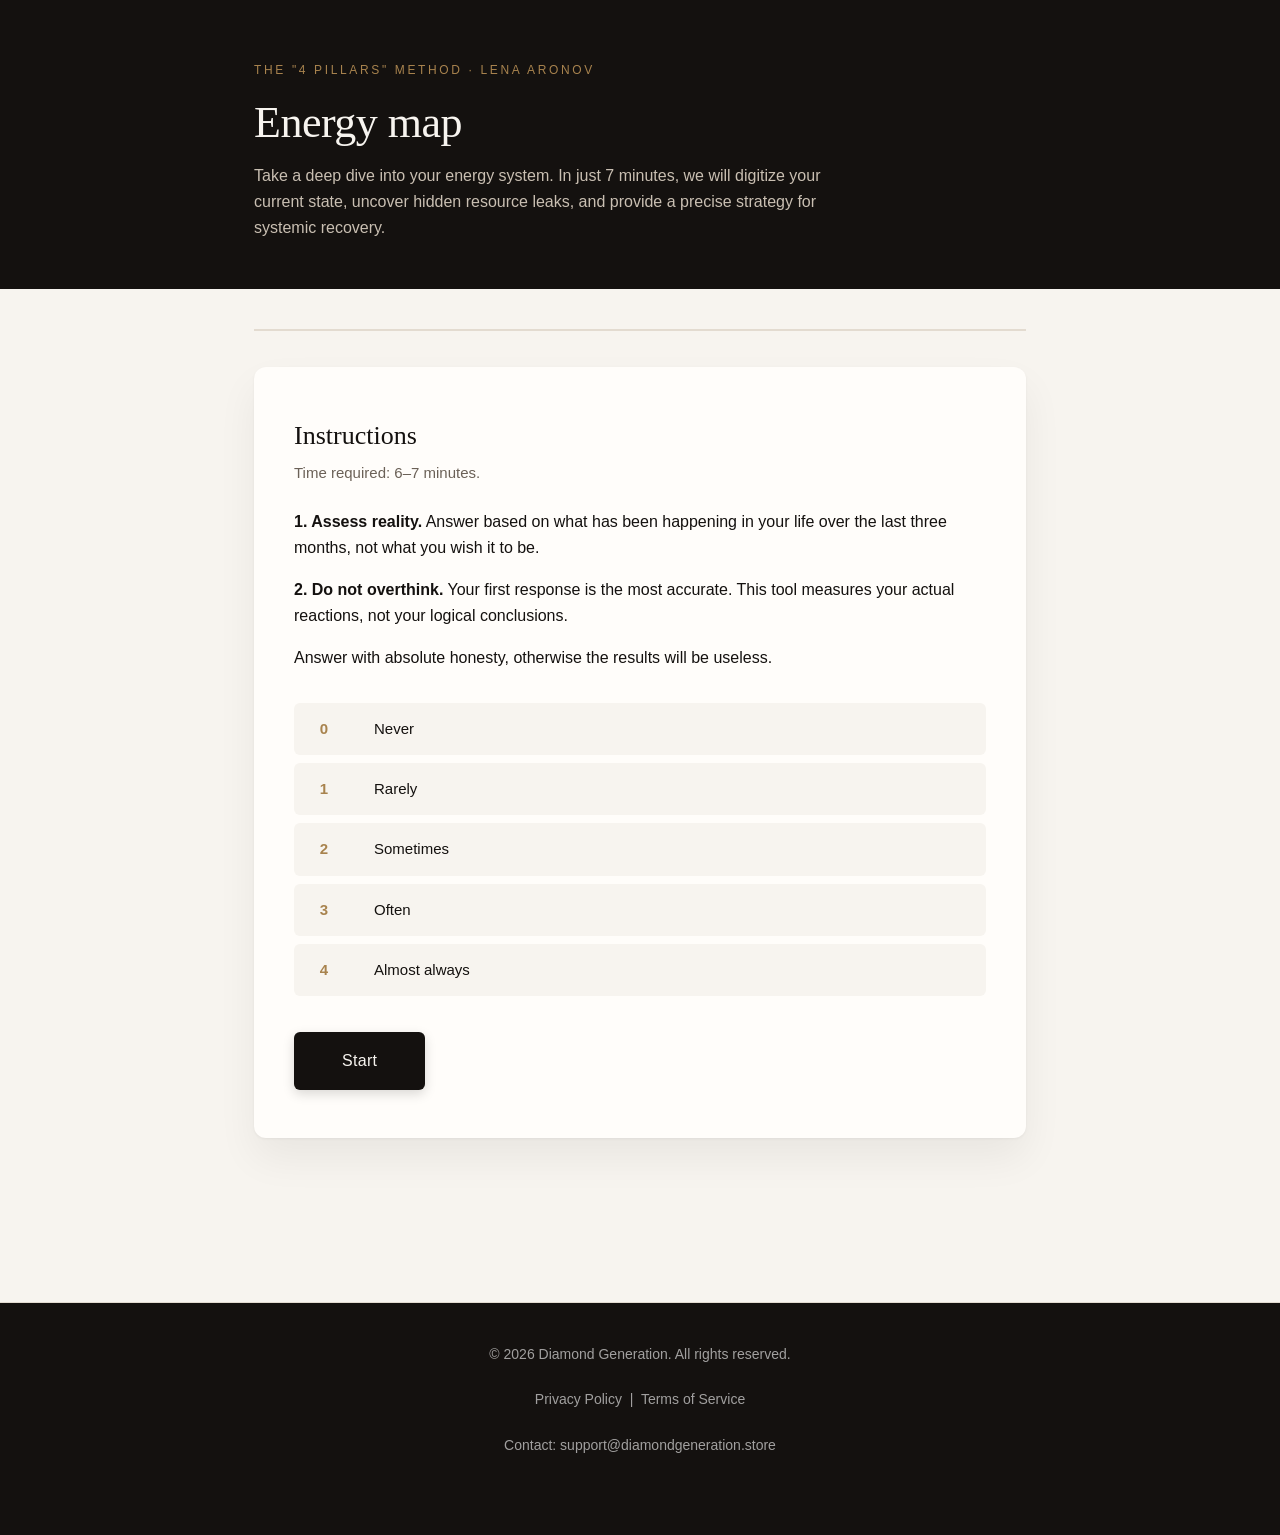
<file: en/test.html>
<!DOCTYPE html>
<html lang="en">
<head>
<meta charset="utf-8">
<meta name="viewport" content="width=device-width, initial-scale=1">
<title>Energy Map · The "4 Pillars" Method · Lena Aronov</title>
<style>
:root{--ink:#14110f;--paper:#f7f4ef;--card:#fffdfa;--gold:#a8834e;--gold-soft:#e6d9c4;
--muted:#6b6157;--line:#e3dbd0;--bad:#9a4f3f}
*{box-sizing:border-box}
body{margin:0;background:var(--paper);color:var(--ink);
font-family:-apple-system,BlinkMacSystemFont,"Segoe UI",Roboto,Helvetica,Arial,sans-serif;
line-height:1.62;-webkit-font-smoothing:antialiased}
.wrap{max-width:820px;margin:0 auto;padding:0 24px 80px}
header{background:var(--ink);color:var(--paper);padding:56px 24px 48px;margin-bottom:40px}
header .wrap{padding-bottom:0}
h1{font-family:Georgia,serif;font-weight:400;font-size:clamp(28px,5vw,44px);letter-spacing:-.5px;margin:0 0 14px;line-height:1.15}
.sub{color:#c9bfb2;font-size:16px;margin:0;max-width:580px}
.eyebrow{font-size:12px;letter-spacing:.22em;text-transform:uppercase;color:var(--gold);margin:0 0 18px}
h2{font-family:Georgia,serif;font-weight:400;font-size:26px;margin:0 0 4px}
h3{font-family:Georgia,serif;font-weight:400;font-size:21px;margin:0 0 10px}
.pillar-note{color:var(--muted);font-size:15px;margin:0 0 28px}
.card{background:var(--card);border:none;border-radius:12px;box-shadow: 0 20px 40px rgba(0,0,0,0.06), 0 1px 3px rgba(0,0,0,0.05);padding:48px 40px;margin-bottom:24px}
table.scale{width:100%;border-collapse:separate;border-spacing:0 8px;margin:24px 0;font-size:15px}
table.scale td{padding:14px 20px;background:var(--paper);}
table.scale td:first-child{width:60px;color:var(--gold);font-weight:600;border-radius:6px 0 0 6px;text-align:center;} table.scale td:last-child{border-radius:0 6px 6px 0;}
.q{display:flex;gap:16px;align-items:flex-start;padding:16px 0;border-bottom:1px solid var(--line);flex-wrap:wrap}
.q:last-child{border-bottom:none}
.q .num{color:var(--gold);font-size:13px;min-width:26px;padding-top:3px;font-variant-numeric:tabular-nums}
.q .txt{flex:1;min-width:220px;font-size:16px}
.opts{display:flex;gap:6px;flex-shrink:0}
.opts label{cursor:pointer}
.opts input{position:absolute;opacity:0;width:0;height:0}
.opts span{display:flex;align-items:center;justify-content:center;width:42px;height:42px;
border:1px solid var(--line);border-radius:50%;font-size:14px;color:var(--muted);transition:.15s;user-select:none}
.opts input:checked + span{background:var(--ink);color:var(--paper);border-color:var(--ink)}
.opts label:hover span{border-color:var(--gold)}
.sect-title{font-size:12px;letter-spacing:.18em;text-transform:uppercase;color:var(--gold);margin:28px 0 4px;padding-top:8px}
.nav{display:flex;justify-content:space-between;align-items:center;gap:16px;margin-top:28px;flex-wrap:wrap}
button{font:inherit;cursor:pointer;border:none;padding:15px 34px;transition:.15s}
.primary{background:var(--ink);color:var(--paper);font-size:16px;font-weight:500;border-radius:6px;box-shadow: 0 4px 12px rgba(0,0,0,0.15);padding: 16px 48px;letter-spacing: .02em;}
.primary:hover{background:#2c2621;transform:translateY(-1px);box-shadow: 0 6px 16px rgba(0,0,0,0.2);}
.ghost{background:none;color:var(--muted);border:1px solid var(--line);border-radius:6px;padding:15px 32px;}
.ghost:hover{border-color:var(--gold);color:var(--ink)}
.progress{height:2px;background:var(--line);margin-bottom:36px}
.progress i{display:block;height:2px;background:var(--gold);transition:.3s}
.counter{font-size:13px;color:var(--muted)}
.hidden{display:none}
.warnmsg{color:var(--bad);font-size:14px;margin-top:12px}
.bar-row{margin-bottom:22px}
.bar-top{display:flex;justify-content:space-between;font-size:15px;margin-bottom:7px;gap:12px}
.bar-top b{font-weight:600;font-variant-numeric:tabular-nums}
.bar{height:10px;background:var(--gold-soft);overflow:hidden}
.bar i{display:block;height:10px;transition:width .8s ease}
.tag{font-size:11px;letter-spacing:.1em;text-transform:uppercase;padding:3px 8px;border:1px solid currentColor;margin-left:8px;white-space:nowrap}
.verdict{background:var(--ink);color:var(--paper);padding:48px;border-radius:12px;box-shadow: 0 20px 40px rgba(0,0,0,0.15);margin-bottom:24px}
.verdict h3{margin:0 0 14px}
.verdict p{color:#d8cfc3;margin:0 0 12px}
.verdict p:last-child{margin-bottom:0}
.gate{border:1px solid rgba(168,131,78,0.3);background:var(--card);border-radius:12px;padding:48px;box-shadow: 0 10px 30px rgba(168,131,78,0.08);margin-bottom:24px}
.gate h3{margin:0 0 12px}
.gate .lead{color:var(--muted);margin:0 0 26px}
.gate-list{margin:0 0 18px;padding-left:20px;color:var(--muted)}
.gate-list li{margin-bottom:10px;line-height:1.6}
.gate-list b{color:var(--ink)}
.field{margin-bottom:16px}
.field label{display:block;font-size:13px;letter-spacing:.06em;text-transform:uppercase;color:var(--muted);margin-bottom:7px}
.field input{width:100%;padding:16px;border:1px solid var(--line);border-radius:6px;background:#fff;font:inherit;color:var(--ink);box-shadow: inset 0 2px 4px rgba(0,0,0,0.02);}
.field input:focus{outline:none;border-color:var(--gold)}
.gate button{width:100%;margin-top:10px}
.fineprint{font-size:13px;color:var(--muted);margin-top:16px;text-align:center}
.locked{position:relative;max-height:180px;overflow:hidden;margin-bottom:24px}
.locked:after{content:"";position:absolute;left:0;right:0;bottom:0;height:150px;
background:linear-gradient(transparent,var(--paper))}
.cta{text-align:center;padding:44px 32px;border:1px solid var(--gold);background:var(--card)}
.cta h3{font-size:26px}
.cta p{color:var(--muted);max-width:500px;margin:0 auto 26px}
a.btn{display:inline-block;background:var(--ink);color:var(--paper);text-decoration:none;padding:16px 40px;font-size:16px}
a.btn:hover{background:#2c2621}
.sig{margin-top:48px;padding-top:24px;border-top:1px solid var(--line);color:var(--muted);font-size:14px;text-align:center}
.legend td{padding:8px 10px;border-bottom:1px solid var(--line);font-size:15px;vertical-align:top}
.legend td:first-child{white-space:nowrap;color:var(--gold);font-variant-numeric:tabular-nums}
.nums{font-size:15px;letter-spacing:.02em}
@media(max-width:560px){.q{gap:10px}.opts span{width:32px;height:32px}.card,.gate,.verdict{padding:22px}
.result-header{padding:30px 20px;}
.rh-row-top{flex-wrap:wrap;}
.rh-tag{margin-left:0; margin-top:4px; width:100%; order:3; border:none; padding:0; text-align:left;}
.rh-score{order:2;}
}
.result-header{background:var(--paper); padding:40px 48px; border:1px solid var(--line); margin-bottom:24px;}
.rh-top{border-bottom:1px solid rgba(0,0,0,0.08); padding-bottom:24px; margin-bottom:32px;}
.rh-top h2{font-size:32px; margin:0 0 12px; font-weight:400; font-family:var(--serif);}
.rh-meta{font-size:15px; color:var(--muted); letter-spacing:0.02em; margin:0;}
.rh-row{margin-bottom:28px;}
.rh-row:last-child{margin-bottom:0;}
.rh-row-top{display:flex; justify-content:space-between; align-items:center; margin-bottom:10px;}
.rh-name{font-size:16px; color:var(--ink);}
.rh-tag{font-size:11px; letter-spacing:0.1em; text-transform:uppercase; padding:3px 10px; border:1px solid; margin-left:16px; margin-right:auto;}
.rh-score{font-weight:600; font-size:18px; font-variant-numeric:tabular-nums;}
.rh-bar-bg{height:12px; background:var(--gold-soft); width:100%;}
.rh-bar-fill{height:100%; transition:width 1s cubic-bezier(0.2, 0.8, 0.2, 1);}
</style>
</head>
<body>

<header><div class="wrap">
  <a href="index.html" class="eyebrow" style="display:inline-block; text-decoration:none; cursor:pointer;">The "4 Pillars" Method · Lena Aronov</a>
  <h1>Energy map</h1>
  <p class="sub">Take a deep dive into your energy system. In just 7 minutes, we will digitize your current state, uncover hidden resource leaks, and provide a precise strategy for systemic recovery.</p>
</div></header>

<div class="wrap">
  <div class="progress"><i id="pbar" style="width:0%"></i></div>

  <section id="s0" class="card">
    <h2>Instructions</h2>
    <p class="pillar-note" style="margin-bottom: 24px;">Time required: 6–7 minutes.</p>
    <p style="margin-bottom: 12px;"><b>1. Assess reality.</b> Answer based on what has been happening in your life over the last three months, not what you wish it to be.</p>
    <p style="margin-bottom: 12px;"><b>2. Do not overthink.</b> Your first response is the most accurate. This tool measures your actual reactions, not your logical conclusions.</p>
    <p>Answer with absolute honesty, otherwise the results will be useless.</p>
    <table class="scale">
      <tr><td>0</td><td>Never</td></tr><tr><td>1</td><td>Rarely</td></tr>
      <tr><td>2</td><td>Sometimes</td></tr><tr><td>3</td><td>Often</td></tr>
      <tr><td>4</td><td>Almost always</td></tr>
    </table>
    <div class="nav">
      <button class="primary" onclick="go(1)">Start</button></div>
  </section>

  <section id="quiz" class="hidden"></section>
  <section id="leadgate" class="hidden card" style="text-align: center; padding: 48px 40px; margin-top: 40px; background: var(--white);">
    <h2 style="margin-bottom: 16px;">Your Breakdown is Ready</h2>
    <p style="color: var(--muted); margin-bottom: 32px; font-size: 16px;">Provide your email to receive the results in your inbox and see them right now.</p>
    <form id="leadform" style="max-width: 360px; margin: 0 auto; text-align: left;">
      <input type="text" id="lf-name" name="name" placeholder="Your Name" required style="width: 100%; padding: 14px 16px; margin-bottom: 16px; border: 1px solid rgba(0,0,0,0.1); border-radius: 8px; font-family: inherit; font-size: 16px; box-sizing: border-box; background: var(--paper);">
      <input type="email" id="lf-email" name="email" placeholder="Your Email" required style="width: 100%; padding: 14px 16px; margin-bottom: 24px; border: 1px solid rgba(0,0,0,0.1); border-radius: 8px; font-family: inherit; font-size: 16px; box-sizing: border-box; background: var(--paper);">
      <button type="submit" class="btn" id="lf-submit" style="width: 100%;">SHOW RESULTS</button>
    </form>
  </section>
  <section id="result" class="hidden"></section>
</div>

<script>
const WEBHOOK = 'https://script.google.com/macros/s/AKfycbyAU9uCGpbdZKxIV0kKbgaW2WAqU18-FzqVWevxKvveNZ9JqWsSknT7CRZSak0esDEh/exec';

const PILLARS=[
{key:'m',name:'Mental Pillar',note:'Head: clarity, decisions, attention, inner noise.',
 groups:[['Thought flow and noise',['I wake up at night, and a list of tasks immediately turns on in my head.','Thoughts go in circles, and I cannot stop them by willpower.','It is hard for me to finish one thought without jumping to another.']],
['Decisions',['Decisions that I used to make in a minute now take days.','I double-check already made decisions several times.','By evening I cannot even choose what to eat.']],
['Attention and focus',['I pick up my phone to do one thing, and twenty minutes later I realize I was doing something else.','It is hard for me to keep my attention on one task for more than fifteen minutes.','I work more hours but get less done than before.']],
['Clarity and strategy',['I stopped seeing the big picture, I only see the immediate tasks.','I cannot articulate where my business is going in three years.','Strategic sessions have become a formality for me.']]]},
{key:'f',name:'Physical Pillar',note:'Body: sleep, energy, tension, body signals.',
 groups:[['Sleep',['I sleep less than six hours a day.','I fall asleep only with alcohol, sleeping pills, or complete exhaustion.','I wake up between three and five in the morning and do not fall back asleep.']],
['Energy during the day',['By mid-day there is a dip, which I cover with coffee or sugar.','I run on caffeine, not my own energy.','In the morning I need thirty minutes to get into a working state.']],
['Tension in the body',['My jaw is constantly clenched or my neck is tense.','My shoulders are like concrete, and it does not go away after a massage.','I hold my breath when I think about work.']],
['Body signals',['My blood pressure jumps.','I have a pain or symptom that I have ignored for more than six months.','I postpone a visit to a specialist because I am afraid of what I will hear.']]]},
{key:'d',name:'Spiritual Pillar',note:'Meaning: why, for what, what will remain.',
 groups:[['Taste for life',['I achieved what I was aiming for and felt nothing.','I do not remember the last time I sincerely laughed.','I do not feel the taste of food and the smell of the morning.']],
['Meaning and direction',['I cannot answer myself the question, why all this.','I serve the image of a successful person, but do not live.','I am bored winning by the rules that I myself created.']],
['Inner support',['I do not understand who I am if you remove my position and my business.','I have nothing to lean on inside when everything falls apart outside.','I am afraid of silence: in it you can hear questions that have no answers.']],
['Legacy',['I think that after me only the report and numbers will remain.','I am afraid of not having time to do what I came here for.','The thought of death causes not fear, but the bitterness of the undone.']]]},
{key:'s',name:'Social Pillar',note:'Relationships, boundaries, roles and business structure.',
 groups:[['Family and loved ones',['At home I am present with my body, but my thoughts remain in work.','I check my phone when my children or partner are talking to me.','I missed an important family event because of work in the last six months.']],
['Loneliness',['I have no one to talk to about what is really happening to me.','I cannot be weak in front of the team, my family, or my partners.','I wear a mask of confidence when inside is emptiness.']],
['Boundaries',['I cannot refuse when they ask me about work during non-working hours.','I do not have a single day a week without work messages.','I take a vacation with a laptop and work during it.']],
['Team and delegation',['All important questions sooner or later come to me.','If I drop out for a week, the business will start to crumble.','My managers do not take responsibility, and I do not understand why.']]]}
];

const BANDS={"m":[["Pillar is holding","<p>Your head is clear. You make decisions without overpaying for them with your energy, your attention obeys you, and internal noise doesn't interfere with thinking.</p><p>This is a rare result for a person running a business. It means you either have a well-structured recovery routine, or your workload hasn't yet exceeded your capacity.</p><p>One note: the mental pillar collapses faster than the rest and almost always gives a signal last. A person notices they've stopped thinking only after they haven't been thinking for several months. If you have a drop in other pillars, watch your head especially closely: it will follow.</p>"],["First cracks","<p>You are still managing, but already using your reserves. Decisions are being made, but at a higher cost than before. There are days when your head simply doesn't work by the evening.</p><p>This is the stage where you can still get by with minimal intervention. The mental pillar recovers faster than the rest: with targeted work, a shift is usually noticeable in two weeks, because the brain doesn't need to grow new tissue, it just needs to stop working in a state of constant anxiety.</p><p>What happens if left untouched: cracks don't stay cracks. In six months, in this same test, you will score 60–70, and then the work will take longer and go deeper.</p>"],["Pillar has sagged","<p>This is your main leak. You pay more for every decision than it's worth, and by evening you have no energy left even for everyday choices.</p><p>What's important to understand here: it's not that you've become worse at thinking. Your brain is physically operating in a mode of constant background threat scanning. In this mode, the prefrontal cortex, which is responsible for strategy and complex decisions, receives resources on a residual basis. You haven't become dumber. Your access to your own thinking is blocked.</p><p>Hence the characteristic effect: you work more hours and get fewer results, and any attempt to \"pull yourself together\" and work harder only worsens the picture.</p><p>The good news is that this is the fastest pillar to recover. A noticeable shift usually occurs in the first two weeks, because you remove the cause of the noise, not the symptom.</p>"],["Pillar has collapsed","<p>Your thinking is not your tool right now. It works in emergency mode: it reacts, but it doesn't choose.</p><p>In this state, a person continues to manage their business, and this is the most dangerous part. Decisions are made, but their quality drops so much that in six months you have to deal with the consequences. You don't see this from the inside: to notice the drop in thinking quality, you need that very thinking, which is currently absent.</p><p>Signs that you are exactly here: you don't remember yesterday, you reread the same email three times, you postpone decisions for weeks, and at night you can't stop the flow of thoughts.</p><p>This state is not solved by rest. A two-week vacation will bring relief and an immediate rollback upon return, because the cause is not accumulated fatigue, but how your day and your workload are structured.</p><p>You shouldn't start with the head. A head in such a state cannot fix itself. You need to start with the body and by unloading your decision-making circuit.</p>"]],"f":[["Pillar is holding","<p>Your body is working and providing resources. Sleep restores you, your energy is steady, and your body doesn't send signals that you have to ignore.</p><p>This is your main asset, and also your insurance: as long as the physical pillar is intact, the other three can be raised relatively quickly. All recovery processes, including mental ones, run on physical resources.</p><p>If you have sagged in other pillars, you are luckier than most: you have something to work with.</p>"],["First cracks","<p>Your body has started to remind you of its existence. Dips in energy appear during the day, coffee has become a necessity rather than a pleasure, and there's nothing left by evening.</p><p>This is the stage where everything is still reversible with brief intervention. Your body is asking for now, not demanding.</p><p>What's important: at this stage, almost everyone tries to solve the problem by adding things. They add sports, add vitamins, add waking up early. This works against you. A body in a state of deficit doesn't need additional load, it needs the leak to be fixed. First we find where the energy is going, then we add.</p>"],["Pillar has sagged","<p>Your main leak is in your body. And this, oddly enough, is the best possible diagnosis.</p><p>Why: almost everyone in this state is convinced they have a motivation problem. The drive is gone, they don't want anything, goals don't inspire them. A person starts looking for new goals, changing their niche, reading about the meaning of life. But in reality, they just haven't been getting enough sleep for a few years.</p><p>Motivation is not character. It's biochemistry that is produced in the body under certain conditions. Take away sleep, and in a few months, the most driven person will stop wanting anything at all. Bring back sleep, and the desire will return on its own, without a single conversation about motivation.</p><p>I've seen this dozens of times. A person comes with a request \"I lost my motivation, I don't want anything\", we don't touch motivation at all, we put their sleep and routine in order, and in three weeks they have so many ideas they can't even write them down.</p><p>What else is included here besides sleep: chronic muscle tension that you no longer notice, holding your breath, deficiencies you don't know about, and symptoms you explain away with the word \"overwork\".</p>"],["Pillar has collapsed","<p>Your body is no longer signaling, it is demanding.</p><p>Blood pressure spikes, a racing heart without exertion, a symptom you've been ignoring for over half a year, the fear of going to a specialist because you're afraid of what you'll hear. Each of these points can be explained separately. Together, they form a picture of a body holding on at its limit.</p><p>I'll be blunt, without softening: in this zone, the question is no longer about efficiency or quality of life. The question here is how much time you have until your body makes the decision for you.</p><p>Psychosomatics doesn't work as a metaphor. When the nervous system lives in a mobilization mode for a long time, the body starts shutting down functions it considers secondary: digestion, recovery, immunity, reproduction. This is not a breakdown, it's a survival program. It will stop working against you only when the body receives a signal that the threat has passed.</p><p>The first thing to do: get to a doctor and close the medical part. Working with your state does not replace a medical examination. The second: remove the load, do not add \"working on yourself\" to it.</p>"]],"d":[["Pillar is holding","<p>You know what all this is for. You have an internal pillar that does not depend on results, status, or the evaluation of others.</p><p>This is what most people at your level lack. It is exactly this pillar that determines whether you will survive a crisis or if it will dismantle you: when the external collapses, a person stands exactly as firm as their internal pillar is.</p><p>Hold onto it. It takes the longest of all to recover.</p>"],["First cracks","<p>Questions have appeared that weren't there before. \"Why all this?\", \"What's next?\", \"I've been working towards this for twenty years and for some reason I feel nothing\".</p><p>Usually, these questions come not during a crisis, but conversely, after an achievement. While you were running, there was no question: the goal replaced the meaning. The goal is achieved, and it turns out they are not the same thing.</p><p>This is a normal and healthy stage, if it's not muffled. It's usually muffled in two ways: with a bigger new goal, or with complete denial (\"I have no time to think about nonsense\"). Both methods work, but not for long, and each time worse than before.</p>"],["Pillar has sagged","<p>Your main leak is in meaning, and this is the hardest sag to recognize.</p><p>You most likely won't be able to clearly explain to those around you what's wrong with you. On the outside, everything is fine: the business is running, the money is there, your family is present, your health is tolerable. There is nothing to complain about, and this only makes it worse, because additional guilt appears for feeling bad while objectively having a good life.</p><p>How it looks from the inside: you achieve and feel nothing. You close the deal you dreamed of, and on the balcony afterwards, you catch yourself thinking that you don't care. You don't remember when you last genuinely laughed. You do what you do because you have to, because of responsibility, because everyone depends on you.</p><p>This is not depression in the clinical sense and not laziness. It's a state when the system of goals has exhausted itself, and a new one hasn't appeared. It's empty inside not because you are empty, but because what filled you up for twenty years has stopped filling you.</p><p>An important warning: this pillar cannot be fixed by thinking or reading. Meaning is not found in the head, it is found in experience. Therefore, all attempts to \"sit down and think about what I want\" end with nothing.</p>"],["Pillar has collapsed","<p>You don't understand who you are if your title and your business are taken away.</p><p>This is a state in which a person can live for years, and externally no one will notice. They will work, earn money, go on vacation, and speak at conferences. But inside there is scorched earth and a quiet question at 3 AM that has no answer.</p><p>Here a characteristic thought appears: not about death with fear, but about death with bitterness. \"Is this really it? Am I just an archive of numbers?\" If this thought is familiar to you, you are in this zone.</p><p>What's important to understand about this zone: it ends in two ways. Either a person destroys what they have built because they can no longer stand it: they leave the business, the marriage, the country, often abruptly and destructively. Or the body takes a break for them, and then it's an illness.</p><p>There is a third path, but it requires work, not a decision. Meaning cannot be restored by willpower and it doesn't come from reading the right book. It must be assembled anew, and this takes time.</p><p>I must say separately: if thoughts appear in this state that there is no reason to live, this is not a topic for working on your state. This is a topic that requires you to go to a crisis specialist, and go immediately.</p>"]],"s":[["Pillar is holding","<p>You have established boundaries, your business is not completely tied to you, and there are people you can be yourself with.</p><p>This is a rarity among those who build their own business. Usually, this pillar sags first and stays sagged the longest, because its sag is the easiest to justify: \"it's just a phase right now\", \"I'll catch up later\", \"I'm working for them anyway\".</p><p>You don't have this. It means you have somewhere to return to, and this is what will pull you out of any other sag.</p>"],["First cracks","<p>Boundaries have blurred. Work is bleeding into your personal life, you are not always mentally present at home, and vacations are taken with a laptop.</p><p>It's not critical yet, but there is a pattern: the social pillar doesn't collapse abruptly, it sags invisibly and gradually, and at some point a person realizes they don't have a single conversation left that isn't about business.</p><p>Check yourself with one question: who can you talk to about what is really happening with you? If the answer takes more than five seconds, the crack is deeper than it seems.</p>"],["Pillar has sagged","<p>Your main leak is in structure, and this is the most underestimated type of burnout.</p><p>The mechanics working here are almost never linked to a person's state: as long as all decisions lead to one person, their head never turns off. Not because they don't know how to rest, but because the system genuinely requires their constant presence. They can't switch off, because if they switch off, everything will stop.</p><p>You built what was supposed to give you freedom, and you got a construction that rests on your wear and tear.</p><p>From this flows the main point: it is useless to fix this sag through practices, meditations, and working with your head. You can learn to relax as much as you want, but if tomorrow forty questions come to you again that could have been resolved without you, the effect will disappear by lunch.</p><p>It's not the person that needs fixing here, it's the structure: who is responsible for what, where your boundaries are, what you do yourself and why. This is not about psychology, this is about management.</p><p>The second part of this pillar, which is spoken about less often: loneliness. You cannot be weak in front of the team, the partners, and often the family. You wear an indestructible mask, and the longer you wear it, the fewer people are left who have seen you without it.</p>"],["Pillar has collapsed","<p>You are the bottleneck of your own business and simultaneously a person who has no one to talk to about it.</p><p>In this zone, two things usually coincide. The first: the business physically cannot exist without your daily participation, and you know it. The second: at home, you are no longer expected as a person, you are expected as a function, and you know this too.</p><p>A characteristic sign: you were told that you have become difficult to deal with, and you understand that it's true, but you don't understand what to do about it.</p><p>There is a fork in the road here that must be named directly. This state ends either with a restructuring of the structure, or with a loss. Most often a loss of relationships, because business endures longer than people do.</p><p>Work in this zone doesn't begin with conversations about balance. It begins with analyzing the construction: what is actually tied to you, what can be removed next week, and what will take months to rebuild. Usually, the first third of the workload can be removed faster than a person expects, and this provides breathing room for everything else.</p>"]]};
const LEVELS=[["System is holding","<p>Your four pillars are working. There is tension, but no leak: what you spend, you restore.</p><p>This is the state for which people come to programs. You already have it, and the main task now is not to improve, but not to lose it. Pillars do not collapse in a crisis, but during a period of growth, when it seems that you can push a little harder.</p>"],["Working on reserves","<p>You are managing, but not through recovery, but through reserves. Reserves are finite.</p><p>Externally, everything looks normal at this level, and this is the trap: there is no reason to change anything because it's still working out. Usually people start taking action at the next level, when things stop working, and then there is three times as much work.</p><p>Right now you have a window where intervention is short and cheap.</p>"],["System has sagged","<p>More than half of your resources go into leaks. You are working, but every action costs you more than it should.</p><p>At this level, a person has usually already tried to do something: vacation, sports, supplements, maybe therapy. And noticed that the effect doesn't last long. The reason is not that the methods are bad, but that they are targeted, while you have sagged in several places at once, and the pillars pull each other down.</p><p>What is needed here is not a single measure, but a sequence: in what order to raise them, because if you start with the wrong pillar, the result won't hold.</p>"],["Emergency mode","<p>All four pillars are overloaded simultaneously. Your body and psyche are running on emergency power.</p><p>I'll be frank: people in this state usually don't take tests. The fact that you made it to the end speaks for itself that there are still some resources, and that you already understand: you can't go on like this.</p><p>Partial measures don't work here, and \"I'll start on Monday\" doesn't work. You need to remove the load here, not add new self-development tasks to it. And the first thing you should do in the coming days: close the medical part, get to a doctor and check what you've been putting off for a long time.</p>"]];
const PROFILES={"mf":["Overheated engine","<p>The head won't turn off, the body doesn't recover, and these two things hold each other in place.</p><p>The mechanics are simple: a sleep-deprived brain cannot stop the flow of thoughts, and the flow of thoughts prevents you from falling asleep. The circle closes, and tightens with every passing week.</p><p>This profile is good because it can be broken at one point: sleep. Not with discipline, not with meditations, not with willpower, but with restoring the physiology of sleep. When sleep returns, the mental noise drops on its own, without separate work on it.</p><p>A typical mistake of this profile: trying to calm the head first. It won't work. The head calms down on a well-rested body, not the other way around.</p>"],"ms":["Everything is tied to me","<p>The classic founder profile, and the most frequent of all.</p><p>Your head doesn't turn off not because you are an anxious person, but because you are truly the single point of assembly. Forty decisions a day come to you because there is nowhere else to go. The brain knows this and keeps the background running constantly.</p><p>Hence the main conclusion: working with the head directly in this profile is almost useless. Any relaxation technique will be washed away by the very first workday.</p><p>You need to dismantle the construction: what really requires you, what is drawn to you out of habit, and what you don't give away because you are afraid to lose control. It usually turns out that the first third of the load can be removed in a couple of weeks, and the head starts turning off on its own.</p>"],"md":["Smart and empty","<p>You think fast, but you don't understand why.</p><p>This profile is found in people who have been solving interesting problems for a long time and at some point noticed that the problems ran out. Not because there aren't any, but because they stopped being interesting. The head continues to work out of habit, grinding what no longer matters to you.</p><p>Hence a special kind of fatigue: not from the load, but from the meaninglessness of the load. Such fatigue cannot be cured by rest, because after resting you return to exactly the same place.</p><p>Work in this profile is not about efficiency, but about direction. Until there is an answer to \"where to\", any acceleration only increases irritation.</p>"],"fd":["Nowhere further","<p>The body is exhausted, there is no meaning, and this is the most dangerous combination of the six.</p><p>It is dangerous because there are no brakes here. The body provides no resources to change anything, and the lack of meaning removes the reason to change anything. A person in this profile is not fighting, they are waiting.</p><p>If this is your case, I will be direct: the body comes first. Not because it's more important, but because the question of meaning in an exhausted organism cannot be solved in principle. A brain on a deficit is physically incapable of seeing perspective, this is its normal operation in survival mode. You won't find the answer to the question \"why\" until you get some sleep.</p><p>The order is exactly this, and it's non-negotiable: physics first, meaning second.</p>"],"fs":["Pulling everything myself","<p>You are carrying a load that is physically impossible for one person to carry, and your body has started to issue the bill.</p><p>Here, the body's sag is not a separate problem, but a direct consequence of the structure. A person to whom everything flows cannot afford to sleep, eat normally, or stop, because stopping means the system will stop.</p><p>The good news is that this profile yields the fastest visible result. As soon as a portion of the load is removed from you, the body starts to recover almost immediately, because the organism usually still has reserves, it just wasn't allowed to use them.</p><p>You need to start by unloading the circuit, not by trying to sleep better while maintaining the same load.</p>"],"ds":["Alone among friends","<p>You don't understand what this is all for, and you have no one to talk to about it.</p><p>These two sags amplify each other in the most unpleasant way. Meaning is almost never born in solitude for a person: it appears in contact, in conversation, in reflection from another. And when there is no one around to whom you can tell the truth about your state, the question \"why\" remains unanswered for years.</p><p>The second layer: you cannot show this state to anyone in your environment. Not to the team, not to the partners, and it's pitiful or useless to show the family. Therefore, you wear a mask, and the longer you wear it, the stronger the feeling that no one has seen the real you for a very long time.</p><p>Work here begins not with the search for meaning, but with the appearance of at least one space where you don't have to keep a face. Then meaning assembles itself, because it finally has a place to manifest.</p>"]};
const SPREAD=[["Targeted leak","<p>The gap between your pillars is large, and this is good news.</p><p>This means the leak is local: three pillars are holding, one is falling through. The system as a whole is alive, you are not dismantled, you just have a hole in one specific spot.</p><p>Such cases are fixed the fastest and cheapest. The work is targeted, and the result is seen throughout the whole system, because the pillars are connected: when it stops leaking in one place, the other three gain resources.</p><p>The only thing you shouldn't do: try to fix everything at once. This is the most common mistake of people with a targeted leak. A person sees the numbers, gets scared, and takes on everything: sports, meditation, a psychologist, restructuring the company. As a result, the load grows, and the hole remains in place.</p>"],["Uniform sag","<p>It has sagged evenly across all four pillars. There is no local hole, the system is working at its limit entirely.</p><p>This state is more complicated than a targeted one, but not more hopeless. It's just that the sequence of actions is critical here, and most people violate it.</p><p>The order is as follows: first the physical pillar, then the mental, then the social, then the spiritual. This is not about importance, this is about physics. Thinking cannot be restored on an exhausted body. The business structure cannot be rebuilt on non-functioning thinking. And only when resources appear and part of the load is removed, does the question \"what for\" make sense.</p><p>Trying to go in the reverse order, that is, starting with the search for meaning, is the most frequent and most expensive mistake. It costs people months and ends with the conclusion \"nothing helps me\".</p>"]];
const SPECIAL={"allgood":["System is normal","<p>You are in the green zone across all four pillars. This is a rare result, and it's worth acknowledging.</p><p>You do not currently need the \"4 Pillars\" method program, and I am saying this directly, even though it's not profitable for me. Working with someone whose pillars are holding means fixing what isn't broken.</p><p>What makes sense to do: save these numbers and take the test again in three months. Pillars do not collapse in a crisis, but during an ascent, when it seems that you can push a little harder. Comparing two maps will show you the movement before you feel it.</p>"],"allbad":["Red zone","<p>All four pillars are in the critical zone simultaneously.</p><p>I won't soften it: this is a state where the question is no longer about efficiency and quality of life. The body and psyche are working on emergency power, and the fact that you are functioning means you are spending your last reserve.</p><p>What needs to be done in the coming days, not \"someday\": first — get to a doctor and close the medical part, check what you've been putting off. Working with your state does not replace a medical examination, and I will not undertake to work with someone who doesn't know what's wrong with their body. Second — remove the load, do not add useful habits, but remove: in this zone, any addition, including the most correct one, works against you. Third — if thoughts appear that there is no reason to live, you need to go not to a program, but to a crisis specialist, immediately, without delay.</p><p>When the medical part is closed and the load is removed, come back. You can and should work in this zone, but not from the end where they usually start.</p>"],"quiet":["Quiet crisis","<p>You have an unusual map: body, head, and relationships are fine, but meaning has sagged.</p><p>This is the most non-obvious option of all, and the most underestimated. It's difficult for you to explain to anyone what's going on, because objectively everything is good. You are not tired, not sick, you have normal relationships and a working business. There is nothing to complain about.</p><p>That's exactly why this state drags on for years. There is no pain that would force you to act. There is only a quiet background question that comes in rare moments of silence and to which there is no answer.</p><p>The bad news: it doesn't go away on its own. The good news: you have everything to dismantle it. The body provides resources, the head is working, there are people around. This is the best starting position possible, and work in such a situation goes quickly.</p>"],"engine":["An engine, not a person","<p>Your body is in a deep sag, while your head, meaning, and relationships hold on.</p><p>Such a map means that you have been compensating for physical exhaustion through character for a very long time. And you've succeeded, which is confirmed by the other three pillars.</p><p>The problem is that this always ends the same way. The psyche can pull the body for some time, but not indefinitely. At some point, the mental pillar collapses first, then the rest, and they collapse quickly because they were held up by a single resource.</p><p>Right now, you have the most advantageous window possible: only one thing needs to be fixed, and it fixes the fastest. If you wait for the other three to collapse, there will be significantly more work.</p>"],"structure":["Construction against the person","<p>You personally are fine: the body is working, the head is clear, there is meaning. Only the structure around you has sagged.</p><p>This is the map of a person who is so strong that they patch the holes in the system with their personal resources. You are pulling what should not be pulled by one person, and you are managing for now.</p><p>I'll tell you the main thing: this is not a psychological problem, and working with it through your state is pointless. Your state is fine. You have a problem with the construction of your business.</p><p>What works here is not a burnout program, but an analysis of the structure: roles, responsibility, delegation. In my case, this is the Adizes method, and this is literally the part for which it makes sense to step in.</p><p>If nothing is changed, the order of collapse will be like this: first relationships, then the body, then the head. Not the other way around.</p>"]};

const answers={};let qIndex=0;let RES=null;
const quizEl=document.getElementById('quiz');
PILLARS.forEach((p,pi)=>{
  const sec=document.createElement('div');sec.className='card hidden';sec.id='p'+pi;
  let html=`<h2>${p.name}</h2><p class="pillar-note">${p.note}</p>`;
  p.groups.forEach(([title,list])=>{
    html+=`<div class="sect-title">${title}</div>`;
    list.forEach(text=>{qIndex++;const id='q'+qIndex;let o='';
      for(let v=0;v<=4;v++)o+=`<label><input type="radio" name="${id}" value="${v}" data-p="${pi}"><span>${v}</span></label>`;
      html+=`<div class="q"><div class="num">${qIndex}</div><div class="txt">${text}</div><div class="opts">${o}</div></div>`;});
  });
  html+=`<div class="nav"><button class="ghost" onclick="go(${pi})">Back</button>
    <span class="counter" id="c${pi}">0 of 12</span>
    <button class="primary" onclick="next(${pi})">${pi===3?'Show result':'Next'}</button></div>
    <p class="warnmsg hidden" id="w${pi}">There are unanswered questions left.</p>`;
  sec.innerHTML=html;quizEl.appendChild(sec);
});

window.addEventListener('DOMContentLoaded', () => {
  if (window.location.search.includes('result=1')) {
    const saved = localStorage.getItem('saved_answers');
    if (saved) {
      Object.assign(answers, JSON.parse(saved));
      showLeadGate();
      show('result');
    }
  }
});

document.addEventListener('change',e=>{
  if(e.target.type!=='radio')return;
  answers[e.target.name]={v:+e.target.value,p:+e.target.dataset.p,n:+e.target.name.slice(1)};
  PILLARS.forEach((_,pi)=>{const n=Object.values(answers).filter(a=>a.p===pi).length;
    const el=document.getElementById('c'+pi);if(el)el.textContent=n+' of 12';});
  document.getElementById('pbar').style.width=Object.keys(answers).length+'%';
});

function show(id){['s0','result','leadgate'].forEach(x=>document.getElementById(x).classList.add('hidden'));
  PILLARS.forEach((_,i)=>document.getElementById('p'+i).classList.add('hidden'));
  quizEl.classList.add('hidden');
  if(id==='s0'||id==='result'){document.getElementById(id).classList.remove('hidden');}
  else{quizEl.classList.remove('hidden');document.getElementById(id).classList.remove('hidden');}
  window.scrollTo({top:0,behavior:'smooth'});}
function go(n){n===0?show('s0'):show('p'+(n-1));}
function next(pi){const n=Object.values(answers).filter(a=>a.p===pi).length;
  const w=document.getElementById('w'+pi);
  if(n<12){w.classList.remove('hidden');return;}
  w.classList.add('hidden');pi===3?showLeadGate():show('p'+(pi+1));}

function showLeadGate(){
  document.getElementById('quiz').classList.add('hidden');
  document.getElementById('p3').classList.add('hidden');
  document.getElementById('leadgate').classList.remove('hidden');
  window.scrollTo({top:0,behavior:'smooth'});
  buildResult();
}

function bandIdx(s){return s<=25?0:s<=50?1:s<=75?2:3;}
function bandColor(i){return['#5c7a5e','#a8834e','#b3672f','#9a4f3f'][i];}

function buildResult(){
  const rawScores=PILLARS.map((p,pi)=>Object.values(answers).filter(a=>a.p===pi).reduce((s,a)=>s+a.v,0));
  const scores=rawScores.map(rs => Math.round((rs / 48) * 100));
  const total=scores.reduce((a,b)=>a+b,0);
  window.TEST_SCORES = { scores, total };
  const order=scores.map((v,i)=>({v,i})).sort((a,b)=>b.v-a.v);
  const w1=order[0].i,w2=order[1].i;
  const spread=order[0].v-order[3].v;
  const key=[PILLARS[w1].key,PILLARS[w2].key].sort().join('');
  const pkey=PROFILES[key]?key:PROFILES[key.split('').reverse().join('')]?key.split('').reverse().join(''):null;

  let special=null;
  if(scores.every(s=>s<=25))special='allgood';
  else if(scores.every(s=>s>=76))special='allbad';
  else if(scores[2]>50&&scores[0]<30&&scores[1]<30&&scores[3]<30)special='quiet';
  else if(scores[1]>70&&scores[0]<40&&scores[2]<40&&scores[3]<40)special='engine';
  else if(scores[3]>70&&scores[0]<40&&scores[1]<40&&scores[2]<40)special='structure';

  RES={scores,total,w1,w2,spread,pkey,special,
    level:total<=100?0:total<=200?1:total<=300?2:3};

  let fullText = `System Level: ${LEVELS[RES.level][0]}\n\n${LEVELS[RES.level][1].replace(/<[^>]+>/g, '\n').trim()}\n\n`;
  fullText += `Main Vulnerability: ${PILLARS[w1].name}\n\n${BANDS[PILLARS[w1].key][bandIdx(scores[w1])][1].replace(/<[^>]+>/g, '\n').trim()}\n\n`;
  if (special || pkey) {
    fullText += `Your Profile: ${special?SPECIAL[special][0]:PROFILES[pkey][0]}\n\n${(special?SPECIAL[special][1]:PROFILES[pkey][1]).replace(/<[^>]+>/g, '\n').trim()}\n\n`;
  }
  const sprIdx = spread >= 25 ? 0 : 1;
  fullText += `Spread: ${SPREAD[sprIdx][0]}\n\n${SPREAD[sprIdx][1].replace(/<[^>]+>/g, '\n').trim()}\n`;
  window.TEST_SCORES.fullText = fullText + '\n\n---\n\nThese numbers are just a symptom\n\nThe assessment shows where your system is losing energy, but it does not explain the mechanics of breakdown. To change the pattern, it is not enough to simply rest more — you need to rebuild the architecture of your four pillars. In a short video I explain how the method works and what to do about your vulnerability. Watch it before our personal session.\n\nWATCH THE VIDEO: https://go.peach.talk/KNP1waWT_8I\n\nInstagram: https://instagram.com/lena.aronovv';

  let html=`<div class="result-header">
    <div class="rh-top">
      <h2>Your audit results</h2>
      <p class="rh-meta">${scores[0]} · ${scores[1]} · ${scores[2]} · ${scores[3]} — mental · physical · spiritual · social. Total ${total} out of 400.</p>
    </div>
    <div class="rh-bars">`;
    
  PILLARS.forEach((p,i)=>{const bi=bandIdx(scores[i]);
    html+=`<div class="rh-row">
      <div class="rh-row-top">
        <span class="rh-name">${p.name}</span>
        <span class="rh-tag" style="color:${bandColor(bi)};border-color:${bandColor(bi)}">${BANDS[p.key][bi][0]}</span>
        <span class="rh-score">${scores[i]}</span>
      </div>
      <div class="rh-bar-bg"><div class="rh-bar-fill" style="width:${scores[i]}%;background:${bandColor(bi)}"></div></div>
    </div>`;});
    
  html+=`</div></div>`;
  
  html+=`<div class="card">
    <h2>Overall system level: ${LEVELS[RES.level][0]}</h2>
    <p>${LEVELS[RES.level][1]}</p>
  </div>`;
  
  html+=`<div class="card">
    <h2>${PILLARS[w1].name}: ${scores[w1]} points. Your main leak</h2>
    <p>${BANDS[PILLARS[w1].key][bandIdx(scores[w1])][1]}</p>
  </div>`;
  
  if (special || pkey) {
    let affectedPillars = '';
    if (pkey) {
      const keys = pkey.split('');
      affectedPillars = PILLARS.find(p=>p.key===keys[0]).name + ' and ' + (PILLARS.find(p=>p.key===keys[1]).name).toLowerCase();
    }
    html+=`<div class="card">
      <h2>Your profile: ${special?SPECIAL[special][0]:PROFILES[pkey][0]}</h2>
      ${affectedPillars ? `<h3 style="margin-top:0; color:var(--gold);">${affectedPillars}</h3>` : ''}
      <p>${special?SPECIAL[special][1]:PROFILES[pkey][1]}</p>
    </div>`;
  }
  
  html+=`<div class="card">
    <h2>Pillar spread: ${SPREAD[sprIdx][0]}</h2>
    <p>${SPREAD[sprIdx][1]}</p>
  </div>`;
  
  html+=`<div class="card">
    <h2>How to read the ranges</h2>
    <table class="legend" style="margin-top:16px;">
      <tr><td>0–25</td><td><b>Pillar holds.</b> Resource is present, this part of the system works for you.</td></tr>
      <tr><td>26–50</td><td><b>First cracks.</b> Coping on reserves, not recovery.</td></tr>
      <tr><td>51–75</td><td><b>Pillar sagged.</b> The main chunk of energy leaks here.</td></tr>
      <tr><td>76–100</td><td><b>Pillar collapsed.</b> The body and psyche are in emergency mode.</td></tr>
    </table>
    <p style="margin-top:16px; font-size:14px; color:var(--muted);">A high score doesn't mean something is wrong with you. It means that one of the four pillars is overloaded and dragging the rest down with it. This can be fixed, and fixed precisely, if you know where to aim.</p>
  </div>`;
  
  html+=`<div class="card" style="text-align:center;">
    <h2>These numbers are just a symptom</h2>
    <p style="margin-bottom:24px;">The audit shows where the system is losing resources, but it doesn't explain the mechanics of the breakdown. To change the scenario, simply resting more isn't enough—you need to rebuild the architecture of your pillars. In this short video, I explain how the method works and what to do with your vulnerability. Watch it before our personal session.</p>
    <a class="btn" style="display:inline-block; margin-bottom:16px; font-weight:600;" href="https://go.peach.talk/KNP1waWT_8I">WATCH VIDEO</a>
    <p style="color:var(--muted); font-size:14px;">Take your four numbers to the session: <b style="color:var(--ink);">Mental ${scores[0]} · Physical ${scores[1]} · Spiritual ${scores[2]} · Social ${scores[3]}</b></p>
  </div>`;

  document.getElementById('result').innerHTML=html;
  document.getElementById('pbar').style.width='100%';
}

document.getElementById('leadform').addEventListener('submit', function(e) {
  e.preventDefault();
  const btn = document.getElementById('lf-submit');
  btn.textContent = 'SENDING...';
  btn.style.opacity = '0.7';
  
  const name = document.getElementById('lf-name').value;
  const email = document.getElementById('lf-email').value;
  const s = window.TEST_SCORES.scores;
  
  const payload = new URLSearchParams();
  payload.append('lang', 'en');
  payload.append('name', name);
  payload.append('email', email);
  payload.append('Mental', s[0]);
  payload.append('Physical', s[1]);
  payload.append('Spiritual', s[2]);
  payload.append('Social', s[3]);
  payload.append('Total', window.TEST_SCORES.total);
  payload.append('Разбор', window.TEST_SCORES.fullText);
  
  fetch(WEBHOOK, {
    method: 'POST',
    mode: 'no-cors',
    body: payload
  }).then(res => {
    show('result');
  }).catch(err => {
    show('result');
  });
});
</script>
<footer style="margin-top:60px; padding:40px 24px; border-top:1px solid var(--line); background:var(--ink); color:var(--paper); text-align:center;">
  <div style="font-size:14px; max-width:800px; margin:0 auto; color:rgba(255,255,255,0.6);">
    © 2026 Diamond Generation. All rights reserved.<br><br>
    <a href="privacy.html" style="color:rgba(255,255,255,0.6);text-decoration:none;">Privacy Policy</a> &nbsp;|&nbsp; 
    <a href="terms.html" style="color:rgba(255,255,255,0.6);text-decoration:none;">Terms of Service</a><br><br>
    Contact: support@diamondgeneration.store<br><br>
    <span style="font-size:12px;opacity:0.7;display:block;margin-top:16px;">

    </span>
  </div>
</footer>
</body>
</html>
</file>
<file: css/style.css>
/* ═══════════════════════════
   TOKENS  (2 шрифта, не больше)
   ═══════════════════════════ */
:root{
  --navy:  #0c1927;
  --navy2: #0f2035;
  --paper: #faf8f5;
  --paper2: #f2eee8;
  --white: #ffffff;
  --ink:   #0f0e0c;
  --gold:  #b8882e;
  --goldl: #d4a84b;
  --muted: #7a7060;
  --line: rgba(184,136,46,0.2);
  --lined: rgba(255,255,255,.09);

  --serif: 'Playfair Display', Georgia, serif;
  --sans:  'Inter', system-ui, sans-serif;
}

*{box-sizing:border-box;margin:0;padding:0;}
html{scroll-behavior:smooth; background:var(--navy);}
body{
  background:var(--paper);
  color:var(--ink);
  font-family:var(--sans);
  font-weight:300;
  font-size:17px; /* Увеличили шрифт для читабельности */
  line-height:1.6;
  -webkit-font-smoothing:antialiased;
}
img{display:block;width:100%;border-radius:8px;}
a{text-decoration:none;}

.wrap{max-width:1140px;margin:0 auto;padding:0 56px;}
section{padding:140px 0;}

h2{
  font-family:var(--serif);
  font-weight:400;
  font-size:44px;
  line-height:1.15;
  letter-spacing:-.5px;
}

/* ── reveal ── */
.r {opacity:0;transform:translateY(20px);transition:opacity .7s ease,transform .7s ease;}
.rl{opacity:0;transform:translateX(-20px);transition:opacity .7s ease,transform .7s ease;}
.rr{opacity:0;transform:translateX(20px);transition:opacity .7s ease,transform .7s ease;}
.r.on,.rl.on,.rr.on{opacity:1;transform:translate(0);}

/* ── Кнопки ── */
.btn{
  display:inline-block;
  background:var(--gold);
  color:var(--white);
  font-family:var(--sans);
  font-size:13px;
  font-weight:600;
  letter-spacing:.1em;
  text-transform:uppercase;
  padding:18px 46px; border-radius: 30px;
  border:none;
  cursor:pointer;
  transition:background .25s,transform .2s,box-shadow .2s;
}
.btn:hover{background:var(--goldl);transform:translateY(-2px);box-shadow:0 10px 28px rgba(184,136,46,.3);}
.btn-outline{
  display:inline-block;
  background:transparent;
  color:var(--white);
  font-size:13px;
  font-weight:500;
  letter-spacing:.1em;
  text-transform:uppercase;
  padding:17px 42px; border-radius: 30px;
  border:1px solid rgba(255,255,255,.3);
  transition:border-color .25s,background .25s;
}
.btn-outline:hover{border-color:var(--gold);background:rgba(184,136,46,.1);}

/* ══════════════════════════════════════
   HEADER
   ══════════════════════════════════════ */
.hdr{
  position:sticky;top:0;z-index:300;
  background:var(--navy);
  border-bottom:1px solid rgba(184,136,46,.2);
}
.hdr-in{
  display:flex;align-items:center;justify-content:space-between;
  max-width:1140px;margin:0 auto;padding:16px 56px;gap:24px;
}

/* Diamond logo */
.logo{display:flex;align-items:center;gap:14px;flex-shrink:0;}
.logo-diamond svg{width:34px;height:34px;}
.logo-text{
  font-family:var(--sans);
  font-weight:200;
  font-size:15px;
  letter-spacing:.28em;
  text-transform:uppercase;
  color:var(--white);
}

.nav{display:flex;gap:28px;list-style:none;}
.nav a{font-size:12px;font-weight:400;letter-spacing:.09em;text-transform:uppercase;color:rgba(255,255,255,.45);transition:color .2s;}
.nav a:hover{color:var(--goldl);}

.hdr-right{display:flex;align-items:center;gap:24px;flex-shrink:0;}
#clock{font-size:12px;color:rgba(255,255,255,.3);letter-spacing:.05em;font-variant-numeric:tabular-nums;}

/* ══════════════════════════════════════
   HERO
   ══════════════════════════════════════ */
.hero{
  background:var(--navy);
  position:relative;overflow:hidden;
}
.hero::after{
  content:'';position:absolute;inset:0;
  background:
    radial-gradient(ellipse 60% 80% at 72% 40%, rgba(184,136,46,.1) 0%, transparent 65%),
    radial-gradient(ellipse 30% 50% at 5% 85%,  rgba(184,136,46,.05) 0%, transparent 60%);
  pointer-events:none;
}
.hero-grid{
  display:grid;grid-template-columns:1fr 1fr;
  gap:80px;align-items:center;
  padding:24px 0 80px;
  position:relative;z-index:1;
}

.hero-kicker{
  font-size:11px;font-weight:500;letter-spacing:.2em;
  text-transform:uppercase;color:var(--gold);
  display:flex;align-items:center;gap:14px;margin-bottom:32px;
}
.hero-kicker span{display:block;width:36px;height:1px;background:var(--gold);}

.hero h1{
  font-family:var(--serif);
  font-size:64px;font-weight:700;
  line-height:1.02;letter-spacing:-2.5px;
  color:var(--white);text-transform:uppercase;
  margin-bottom:10px;
}
.hero h1 em{
  display:block;
  font-style:italic;font-weight:400;
  text-transform:none;
  font-size:52px;color:var(--goldl);
  letter-spacing:-.5px;margin-top:10px;
}

.hero-lead{
  font-size:17px;line-height:1.65;
  color:rgba(255,255,255,.58);
  margin:36px 0 18px;max-width:500px;
}
.hero-byline{
  font-size:14px;color:rgba(255,255,255,.3);
  border-left:2px solid var(--gold);
  padding-left:16px;margin-bottom:44px;line-height:1.6;
}
.hero-note{font-size:13px;color:rgba(255,255,255,.22);margin-top:14px;}

/* Photo */
.hero-photo-frame{
  position:relative;
  border-radius:8px;
  box-shadow: 0 30px 60px rgba(0,0,0,0.12), 0 0 0 1px rgba(184,136,46,0.3);
}
.hpc{display:none;}
.hpc.tl{top:-9px;left:-9px;border-top:2px solid var(--goldl);border-left:2px solid var(--goldl);}
.hpc.tr{top:-9px;right:-9px;border-top:2px solid var(--goldl);border-right:2px solid var(--goldl);}
.hpc.bl{bottom:-9px;left:-9px;border-bottom:2px solid var(--goldl);border-left:2px solid var(--goldl);}
.hpc.br{bottom:-9px;right:-9px;border-bottom:2px solid var(--goldl);border-right:2px solid var(--goldl);}
.hero-photo-frame img{filter:contrast(1.03) saturate(.95);}

/* ══════════════════════════════════════
   STATS BAR
   ══════════════════════════════════════ */
.stats-bar{background:var(--paper);}
.stats-inner{
  display:grid;grid-template-columns:repeat(4,1fr);
  border-top:1px solid var(--line);
  border-left:1px solid var(--line);
}
.stat{
  padding:56px 44px;
  border-right:1px solid var(--line);
  border-bottom:1px solid var(--line);
}
.stat-n{
  font-family:var(--serif);
  font-size:64px;font-weight:700;
  color:var(--gold);line-height:1;
  margin-bottom:16px;letter-spacing:-3px;
}
.stat-n sup{font-size:40px;letter-spacing:0;vertical-align:super;}
.stat-title{font-size:12px;font-weight:600;letter-spacing:.1em;text-transform:uppercase;color:var(--ink);margin-bottom:8px;}
.stat-desc{font-size:15px;color:var(--muted);line-height:1.5;margin:0;}

/* ══════════════════════════════════════
   АВТОР (фото слева)
   ══════════════════════════════════════ */
.author{background:var(--white);border-bottom:1px solid var(--line);}
.author-grid{
  display:grid;grid-template-columns:360px 1fr;
  gap:80px;align-items:start;
}

.author-photo-wrap{position:relative;}
.author-photo-frame{
  position:relative;
  border-radius:8px;
  box-shadow: 0 30px 60px rgba(0,0,0,0.12), 0 0 0 1px rgba(184,136,46,0.3);
}
.author-badge{
  position:absolute;bottom:-18px;right:-18px;
  background:var(--navy);color:var(--goldl);
  font-size:11px;font-weight:500;letter-spacing:.14em;text-transform:uppercase;
  padding:14px 22px;border:1px solid rgba(184,136,46,.3);
}

.author-text{}
.author-eyebrow{
  font-size:11px;font-weight:500;letter-spacing:.2em;
  text-transform:uppercase;color:var(--gold);
  display:flex;align-items:center;gap:12px;
  margin-bottom:18px;
}
.author-eyebrow::before{content:'';display:block;width:28px;height:1px;background:var(--gold);}

.author-text h2{margin-bottom:6px;}
.author-subtitle{
  font-family:var(--serif);font-style:italic;
  font-size:20px;color:var(--muted);margin-bottom:36px;
}
.author-bio p{font-size:16px;color:var(--muted);line-height:1.8;margin-bottom:20px;}
.author-bio p strong{color:var(--ink);font-weight:500;}

/* Регалии — горизонтальные полосы */
.creds{margin-top:44px;border-top:1px solid var(--line);}
.cred-row{
  display:flex;align-items:baseline;gap:20px;
  padding:18px 0;border-bottom:1px solid var(--line);
}
.cred-year{
  font-size:12px;font-weight:600;letter-spacing:.06em;
  color:var(--gold);flex-shrink:0;width:44px;
}
.cred-text{font-size:15px;color:var(--muted);line-height:1.5;}
.cred-row:last-child{border-bottom:none;}

/* ══════════════════════════════════════
   СИМПТОМЫ
   ══════════════════════════════════════ */
.signs{background:var(--paper2);border-bottom:1px solid var(--line);}
.signs-eyebrow{
  font-size:11px;font-weight:500;letter-spacing:.2em;
  text-transform:uppercase;color:var(--gold);
  display:flex;align-items:center;gap:12px;margin-bottom:20px;
}
.signs-eyebrow::before{content:'';display:block;width:28px;height:1px;background:var(--gold);}

.signs h2{margin-bottom:60px;}

.signs-list{list-style:none;max-width:900px;}
.sign-row{
  display:grid;grid-template-columns:60px 1fr;
  gap:32px;padding:32px 0;
  border-bottom:1px solid var(--line);
  align-items:start;
}
.sign-row:last-child{border-bottom:none;}
.sign-idx{
  font-family:var(--serif);font-size:36px;font-weight:700;
  color:var(--gold);line-height:1;padding-top:4px;
  opacity:.35;
}
.sign-row h3{
  font-family:var(--serif);font-size:22px;font-weight:500;
  color:var(--ink);margin-bottom:10px;
}
.sign-row p{font-size:16px;color:var(--muted);line-height:1.7;margin:0;}

/* Вывод прикреплён к списку */
.signs-verdict{
  max-width:900px;margin-top:0;
  background:var(--navy);padding:40px 48px;
  border-top:3px solid var(--gold);
}
.signs-verdict p{
  font-family:var(--serif);font-style:italic;
  font-size:20px;color:rgba(255,255,255,.75);
  line-height:1.65;margin:0;
}
.signs-verdict strong{color:var(--goldl);font-style:normal;}

/* ══════════════════════════════════════
   ПОЧЕМУ НЕ СРАБОТАЛО  (инфографика)
   ══════════════════════════════════════ */
.why{background:var(--white);border-bottom:1px solid var(--line);}
.why h2{margin-bottom:60px;}

.why-grid{display:grid;grid-template-columns:repeat(4,1fr);gap:24px;border:none;}
.why-card{padding:44px 36px;background:var(--paper2);border-radius:12px;transition:transform .3s ease, box-shadow .3s ease;}
.why-card:last-child{border-right:none;}
.why-card:hover{transform:translateY(-5px);box-shadow:0 15px 30px rgba(0,0,0,0.05);background:var(--white);}

/* Большой номер как декор */
.why-card-deco{
  font-family:var(--serif);font-size:120px;font-weight:700;
  color:var(--gold);opacity:.07;
  line-height:1;margin-bottom:-30px;
  display:block;
}
.why-card h3{
  font-family:var(--serif);font-size:22px;font-weight:500;
  color:var(--ink);margin-bottom:16px;position:relative;
}
.why-card h3::after{
  content:'';display:block;
  width:32px;height:2px;background:var(--gold);
  margin-top:12px;
}
.why-card p{font-size:15px;color:var(--muted);line-height:1.75;margin:0;}

.why-conclusion{
  max-width:860px;
  margin-top:56px;font-size:18px;color:var(--ink);
  line-height:1.75;
  border-left:3px solid var(--gold);padding-left:28px;
}

/* ══════════════════════════════════════
   ЧЕТЫРЕ ОПОРЫ  (большое колесо)
   ══════════════════════════════════════ */
.pillars{background:var(--navy);border-bottom:1px solid rgba(184,136,46,.1);}
.pillars-eyebrow{
  font-size:11px;font-weight:500;letter-spacing:.2em;
  text-transform:uppercase;color:var(--goldl);
  display:flex;align-items:center;gap:12px;margin-bottom:20px;
}
.pillars-eyebrow::before{content:'';display:block;width:28px;height:1px;background:var(--goldl);}
.pillars h2{color:var(--white);margin-bottom:72px;}

.eco-grid{
  display:grid;grid-template-columns:1fr 1fr;
  gap:100px;align-items:center;
}

/* Большое колесо */
.wheel-wrap{
  width:100%;max-width:480px;margin:0 auto;
  aspect-ratio:1;position:relative;
}
.wheel-svg{width:100%;height:100%;overflow:visible;}

.wr{fill:none;stroke:rgba(184,136,46,.2);stroke-width:1.5;}
.ws{stroke:rgba(184,136,46,.12);stroke-width:1.5;stroke-dasharray:5 6;}
.wn{cursor:pointer;}
.wn circle.bg{
  fill:rgba(255,255,255,.05);stroke:rgba(184,136,46,.4);stroke-width:2;
  transition:fill .35s,stroke .35s;
}
.wn.on circle.bg,.wn:hover circle.bg{fill:var(--gold);stroke:var(--gold);}
.wn text.lbl{
  fill:rgba(255,255,255,.6);
  font-family:var(--sans);font-size:10px;font-weight:500;
  text-anchor:middle;dominant-baseline:middle;
  pointer-events:none;letter-spacing:.03em;text-transform:uppercase;
  transition:fill .3s;
}
.wn.on text.lbl,.wn:hover text.lbl{fill:var(--navy);}
.wn text.num{
  fill:var(--gold);font-family:var(--sans);font-size:9px;
  text-anchor:middle;pointer-events:none;transition:fill .3s;
}
.wn.on text.num,.wn:hover text.num{fill:var(--navy);}

/* Панель */
.pillar-panel{
  min-height:380px;display:flex;flex-direction:column;justify-content:center;
}
.pp-num{font-size:12px;font-weight:600;letter-spacing:.18em;color:var(--gold);margin-bottom:12px;}
.pp-title{font-family:var(--serif);font-size:40px;color:var(--white);margin-bottom:8px;font-weight:400;line-height:1.1;}
.pp-role{font-size:13px;color:var(--gold);letter-spacing:.1em;text-transform:uppercase;font-weight:500;margin-bottom:28px;}
.pp-body{font-size:17px;color:rgba(255,255,255,.5);line-height:1.8;margin:0;}
.pp-hint{
  font-size:16px;
  color:var(--gold);
  font-weight: 500;
  letter-spacing:.04em;
  margin-top:36px;
  display:inline-block;
  animation: pulse-hint 2s infinite;
}
@keyframes pulse-hint {
  0% { opacity: 0.6; transform: scale(1); }
  50% { opacity: 1; transform: scale(1.05); }
  100% { opacity: 0.6; transform: scale(1); }
}

.pillars-note{
  max-width:860px;margin:72px auto 0;
  font-size:18px;line-height:1.8;color:rgba(255,255,255,.4);
  border-left:3px solid var(--gold);padding-left:28px;
}

/* ══════════════════════════════════════
   ОТЗЫВЫ  (горизонтальные карточки)
   ══════════════════════════════════════ */
.testi{background:var(--paper);border-bottom:1px solid var(--line);}
.testi h2{margin-bottom:60px;}

.testi-list{display:flex;flex-direction:column;gap:2px;}
.testi-card{border-radius:12px;overflow:hidden;box-shadow:0 10px 30px rgba(0,0,0,0.02);margin-bottom:24px;
  display:grid;grid-template-columns:1fr 320px;
  gap:0;
  background:var(--white);
  transition:background .2s;
}
.testi-card:hover{background:var(--paper);}
.testi-quote-col{
  padding:52px 60px;
  border-right:1px solid var(--line);
  position:relative;
}
.testi-quote-mark{
  font-family:var(--serif);font-size:90px;
  color:var(--gold);opacity:.25;line-height:.8;
  margin-bottom:-20px;display:block;
}
.testi-quote-text{
  font-family:var(--serif);font-style:italic;
  font-size:22px;color:var(--ink);line-height:1.6;
}
.testi-meta-col{
  padding:52px 44px;
  display:flex;flex-direction:column;justify-content:center;
  background:var(--paper2);
}
.testi-name{font-size:18px;font-weight:600;color:var(--ink);margin-bottom:6px;}
.testi-role{font-size:14px;color:var(--muted);margin-bottom:24px;}
.testi-results{}
.testi-result-item{
  display:flex;align-items:baseline;gap:10px;
  font-size:14px;color:var(--ink);
  padding:10px 0;border-bottom:1px solid var(--line);
  line-height:1.4;
}
.testi-result-item:last-child{border-bottom:none;}
.testi-result-item::before{
  content:'↑';color:var(--gold);font-weight:600;flex-shrink:0;
}

/* ══════════════════════════════════════
   ФОРМАТЫ
   ══════════════════════════════════════ */
.formats{background:var(--paper2);border-bottom:1px solid var(--line);}
.formats h2{margin-bottom:60px; text-align: center;}

.formats-grid{
  display:grid;grid-template-columns:repeat(3,1fr);
  gap:24px;background:transparent;border:none;
  align-items: stretch;
}
.fmt{
  border-radius:24px; 
  background:var(--white);
  padding:56px 48px;
  height:100%;
  display:flex;flex-direction:column;
  transition:transform 0.4s cubic-bezier(0.2, 0.8, 0.2, 1), box-shadow 0.4s cubic-bezier(0.2, 0.8, 0.2, 1);
  border:1px solid rgba(184,136,46,0.15);
  box-shadow: 0 10px 40px rgba(0,0,0,0.03);
}
.fmt:hover{
  transform:translateY(-8px);
  box-shadow: 0 20px 50px rgba(0,0,0,0.08);
}
.fmt.featured{
  background:var(--navy);
  border:none;
  border-top:4px solid var(--gold);
  box-shadow: 0 20px 60px rgba(12,25,39,0.15);
}
.fmt.featured:hover{
  transform: translateY(-8px);
  box-shadow: 0 30px 70px rgba(12,25,39,0.25);
}

.fmt-badge{
  font-size:10px;font-weight:600;letter-spacing:.16em;text-transform:uppercase;
  color:var(--gold);border:1px solid rgba(184,136,46,.4);
  padding:6px 14px;border-radius:20px;
  display:inline-block;margin-bottom:32px;align-self:flex-start;
}
.fmt-header {
  display: flex; flex-direction: column; 
  flex-grow: 0;
}
.fmt h3{
  font-family:var(--serif);font-size:28px;font-weight:400;color:var(--ink);
  margin-bottom:16px; line-height:1.3;
}
.fmt.featured h3{color:var(--white);}
.fmt-sub{
  font-size:14px;color:var(--muted);margin-bottom:32px;line-height:1.6;
}
.fmt-top {
  min-height: 230px;
}
.fmt.featured .fmt-sub{color:rgba(255,255,255,.5);}
.fmt-price{
  font-family:var(--serif);font-size:40px;color:var(--gold);
  margin-bottom:40px;line-height:1;letter-spacing:-0.5px;
}
.fmt-price span{
  font-size:24px; opacity:0.7; vertical-align:super; margin-right:4px;
}

.fmt-list{list-style:none; margin-bottom:40px;}
.fmt-list li{
  font-size:15px;color:var(--ink);
  padding:14px 0 14px 26px;position:relative;
  border-bottom:1px solid rgba(0,0,0,.04);line-height:1.5;
}
.fmt.featured .fmt-list li{color:rgba(255,255,255,.7);border-color:rgba(255,255,255,.06);}
.fmt-list li::before{
  content:'';position:absolute;left:0;top:24px;
  width:10px;height:2px;background:var(--gold);
}
.fmt-list li:last-child{border-bottom:none;}

.fmt-limit{
  font-size:14px;color:rgba(0,0,0,.45);
  border-top:1px solid rgba(184,136,46,0.2);padding-top:24px;line-height:1.6;
  margin-top: auto;
  min-height: 100px;
}
.fmt.featured .fmt-limit{color:rgba(255,255,255,.5);border-color:rgba(255,255,255,.1);}

/* ══════════════════════════════════════
   КАК НАЧАТЬ
   ══════════════════════════════════════ */
.howto{background:var(--paper2);border-bottom:1px solid var(--line);}
.howto h2{margin-bottom:60px;}

.steps{display:grid;grid-template-columns:repeat(3,1fr);gap:24px;background:transparent;border:none;margin-bottom:56px;}
.step{background:var(--white);padding:48px 44px;border-radius:12px;box-shadow:0 10px 30px rgba(0,0,0,0.03);transition:transform .3s ease;}
.step:last-child{border-right:none;}
.step:hover{transform:translateY(-5px);box-shadow:0 15px 40px rgba(0,0,0,0.06);}
.step-num{font-size:11px;font-weight:600;letter-spacing:.18em;color:var(--gold);text-transform:uppercase;margin-bottom:20px;}
.step h3{font-family:var(--serif);font-size:24px;color:var(--ink);margin-bottom:16px;}
.step p{font-size:15px;color:var(--muted);line-height:1.7;margin:0;}

.guarantee{border-radius:12px; box-shadow:0 20px 40px rgba(0,0,0,0.04); 
  border:1px solid var(--gold);padding:40px 52px;
  max-width:860px;background:var(--white);position:relative;
}
.guarantee::before{
  content:'ГАРАНТИЯ';
  position:absolute;top:-11px;left:44px;
  background:var(--white);color:var(--gold);
  font-size:10px;font-weight:600;letter-spacing:.18em;padding:0 8px;
}
.guarantee b{
  font-family:var(--serif);font-weight:400;font-size:24px;
  display:block;margin-bottom:12px;color:var(--ink);
}
.guarantee p{font-size:16px;color:var(--muted);margin:0;line-height:1.7;}

/* ══════════════════════════════════════
   CTA — ДИАГНОСТИКА
   ══════════════════════════════════════ */
.cta-section{
  background:var(--navy);
  position:relative;overflow:hidden;
}
.cta-section::after{
  content:'';position:absolute;inset:0;
  background:radial-gradient(ellipse 80% 100% at 50% 50%, rgba(184,136,46,.07) 0%,transparent 70%);
  pointer-events:none;
}
.cta-inner{
  display:grid;grid-template-columns:1fr 1fr;
  gap:100px;align-items:center;
  position:relative;z-index:1;
}
.cta-left h2{color:var(--white);margin-bottom:20px;}
.cta-lead{font-size:18px;color:rgba(255,255,255,.5);line-height:1.75;margin-bottom:0;}
.cta-steps{margin-top:36px;list-style:none;}
.cta-steps li{
  font-size:15px;color:rgba(255,255,255,.4);
  padding:12px 0 12px 28px;
  border-bottom:1px solid rgba(255,255,255,.06);
  position:relative;line-height:1.5;
}
.cta-steps li:last-child{border-bottom:none;}
.cta-steps li::before{
  content:'';position:absolute;left:0;top:22px;
  width:12px;height:1px;background:var(--gold);
}

.cta-form{
  background:rgba(255,255,255,.04);
  border:1px solid rgba(184,136,46,.2);
  padding:52px;
}
.cta-form-title{font-family:var(--serif);font-size:28px;color:var(--white);margin-bottom:32px;}
.fg{margin-bottom:16px;}
.fg input,.fg textarea{
  width:100%;background:rgba(255,255,255,.06);
  border:1px solid rgba(255,255,255,.1);
  padding:16px 20px;font-family:var(--sans);font-size:15px;
  color:var(--white);outline:none;transition:border-color .2s;resize:none;
}
.fg input::placeholder,.fg textarea::placeholder{color:rgba(255,255,255,.28);}
.fg input:focus,.fg textarea:focus{border-color:var(--gold);}
.cta-note{font-size:13px;color:rgba(255,255,255,.22);margin-top:16px;line-height:1.55;}

/* ══════════════════════════════════════
   FOOTER
   ══════════════════════════════════════ */
footer{
  background:var(--navy);
  border-top:1px solid rgba(255,255,255,.06);
  padding:44px 56px;
}
.footer-in{
  max-width:1140px;margin:0 auto;
  display:flex;align-items:center;justify-content:space-between;
  gap:24px;flex-wrap:wrap;
}
.footer-logo{display:flex;align-items:center;gap:12px;}
.footer-logo svg{width:24px;height:24px;}
.footer-logo-text{font-size:13px;font-weight:200;letter-spacing:.22em;text-transform:uppercase;color:rgba(255,255,255,.5);}
.footer-copy{font-size:13px;color:rgba(255,255,255,.2);}

/* ══════════════════════════════════════
   RESPONSIVE
   ══════════════════════════════════════ */
/* ══════════════════════════════════════
   RESPONSIVE — TABLET  (≤ 1040px)
   ══════════════════════════════════════ */
@media(max-width:1040px){
  .wrap,.hdr-in,footer{padding-left:32px;padding-right:32px;}

  /* Навигация скрыта */
  .nav{display:none;}

  /* Типографика */
  h2{font-size:34px;}
  section{padding:80px 0;}

  /* Hero */
  .hero h1{font-size:44px;}
  .hero h1 em{font-size:36px;}
  .hero-grid{grid-template-columns:1fr;gap:48px;padding:32px 0 60px;}
  .hero-photo-col{max-width:420px;margin:0 auto;}
  #btn-hero{display:block;text-align:center;}

  /* Stats */
  .stats-inner{grid-template-columns:repeat(2,1fr);}
  .stat-n{font-size:48px;}

  /* Автор */
  .author-grid{grid-template-columns:1fr;gap:48px;}
  .author-photo-wrap{max-width:420px;margin:0 auto;}

  /* Четыре опоры */
  .static-pillars{grid-template-columns:1fr !important;}

  /* Отзывы */
  .testi-card{
    grid-template-columns:1fr;
    border-radius:12px;
    overflow:hidden;
    margin-bottom:24px;
    box-shadow:0 10px 30px rgba(0,0,0,0.04);
  }
  .testi-meta-col{border-top:1px solid var(--line);}

  /* Форматы */
  .formats-grid{grid-template-columns:1fr;}

  /* Почему / Why */
  .why-grid{grid-template-columns:repeat(2,1fr);}

  /* Шаги */
  .steps{grid-template-columns:repeat(2,1fr);}

  /* Корпоративный баннер */
  .corporate-banner{flex-direction:column !important;gap:28px !important;}
  .corporate-banner > div:last-child{max-width:100% !important;width:100% !important;}

  /* CTA */
  .cta-inner{grid-template-columns:1fr;gap:40px;}
  .cta-section .btn{display:block;text-align:center;}
}

/* ══════════════════════════════════════
   RESPONSIVE — MOBILE  (≤ 580px)
   ══════════════════════════════════════ */
@media(max-width:580px){
  .wrap,.hdr-in,footer{padding-left:20px;padding-right:20px;}

  /* Типографика */
  h2{font-size:26px;letter-spacing:-.3px;}
  body{font-size:16px;}
  section{padding:48px 0;}
  .hero{padding:0;}

  /* Hero */
  .hero h1{font-size:30px;letter-spacing:-1px;}
  .hero h1 em{font-size:24px;}
  .hero-lead{font-size:16px;margin:24px 0 14px;}
  .hero-kicker{font-size:10px;}
  .hero-grid{gap:24px;padding:20px 0 24px;}
  #btn-hero,.btn{width:100%;text-align:center;padding:18px 24px;box-sizing:border-box;}

  /* Stats */
  .stats-inner{grid-template-columns:repeat(2,1fr);gap:16px 0;}
  .stat{padding:16px 12px;}
  .stat-n{font-size:34px;}
  .stat-title{font-size:12px;}
  .stat-desc{font-size:12px;}

  /* Автор */
  .author-badge{font-size:12px;}
  .author-eyebrow{font-size:11px;}
  .creds .cred-row{grid-template-columns:64px 1fr;gap:12px;}
  .cred-year{font-size:14px;}
  .cred-text{font-size:14px;}
  .author-highlight{padding:24px 20px !important;}
  .author-highlight p:first-child{font-size:16px !important;}

  /* Симптомы */
  .sign-row{flex-direction:column;gap:8px;}
  .sign-idx{font-size:32px;}
  .signs-list h3{font-size:18px;}

  /* Почему не сработало */
  .why-grid{grid-template-columns:1fr;}
  .why-card{padding:28px 24px;}

  /* Четыре опоры */
  .static-pillars{grid-template-columns:1fr !important;gap:16px !important;}
  .st-card{padding:24px 20px !important;}
  .st-card h3{font-size:20px !important;}

  /* Отзывы */
  .testi-card{flex-direction:column;}
  .testi-quote-text{font-size:18px;}
  .testi-result-item{font-size:13px;}

  /* Форматы */
  .formats-grid{grid-template-columns:1fr;gap:16px;}
  .fmt{padding:28px 24px;}
  .fmt-price{font-size:40px;}
  .fmt-list li{font-size:14px;}
  .corporate-banner{padding:28px 20px !important;}
  .corporate-banner h3{font-size:24px !important;}

  /* Шаги */
  .steps{grid-template-columns:1fr;}
  .step{padding:28px 24px;}
  .guarantee{padding:24px 20px;}

  /* CTA */
  .cta-section .wrap > div{padding:40px 24px !important;}
  .cta-section .btn{font-size:14px !important;padding:18px 24px !important;}

  /* Хедер */
  .hdr-right{flex-shrink:0;}
  #btn-nav{padding:12px 20px;font-size:12px;}
  .logo-text{font-size:12px;letter-spacing:.18em;}

  /* Футер */
  footer{padding:40px 20px;}
}
</file>
